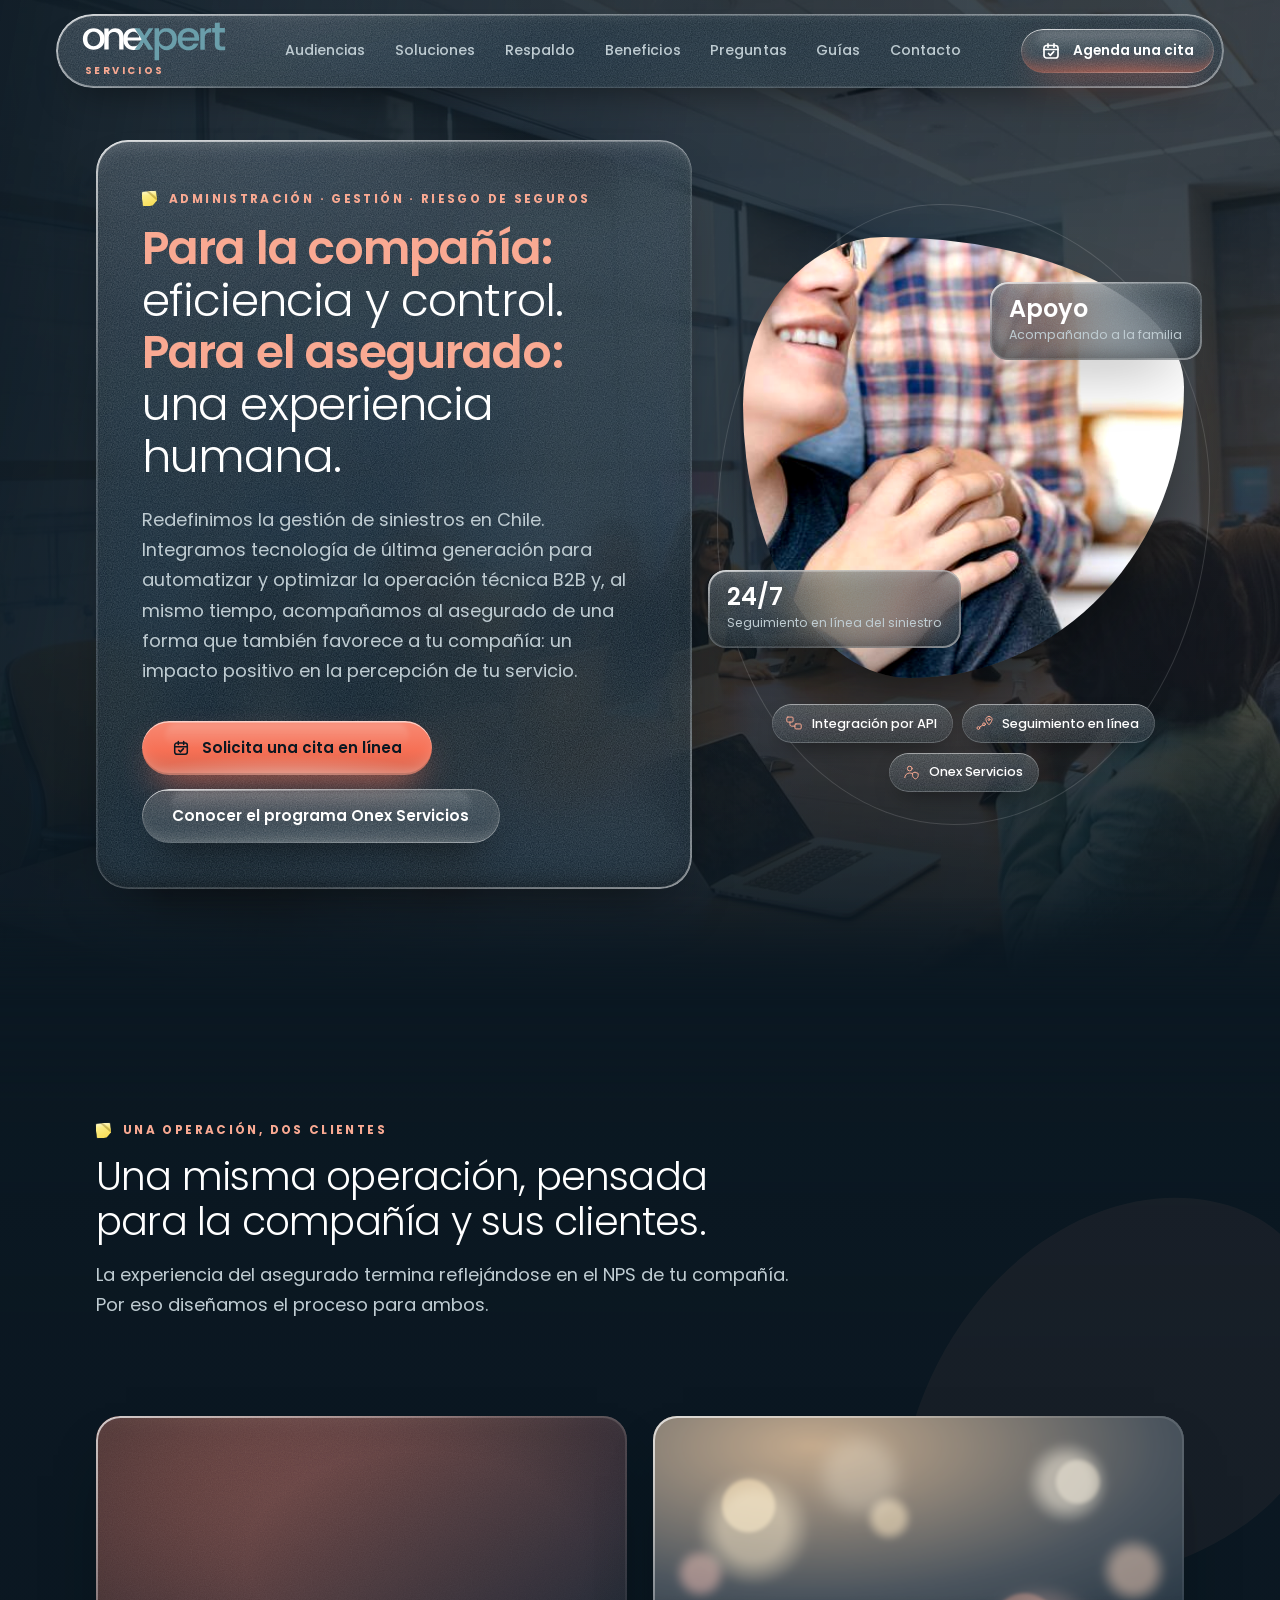
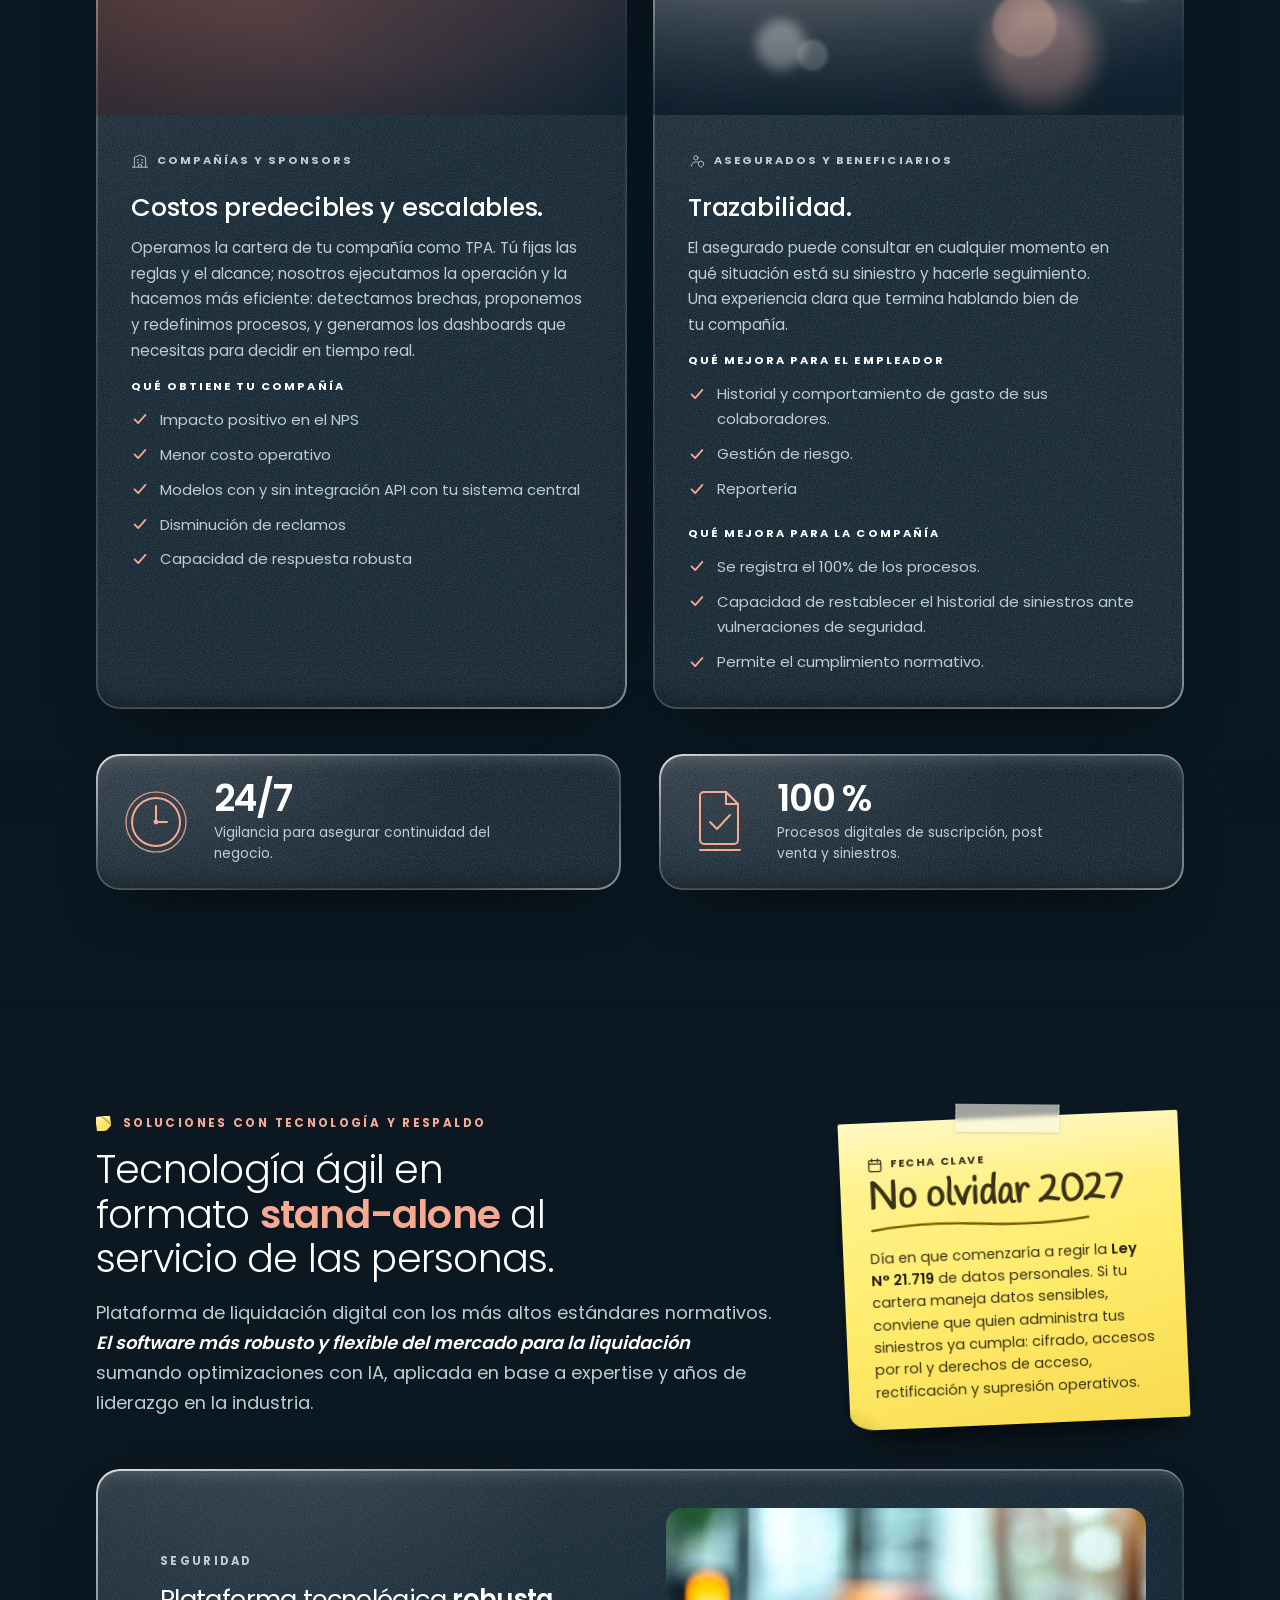
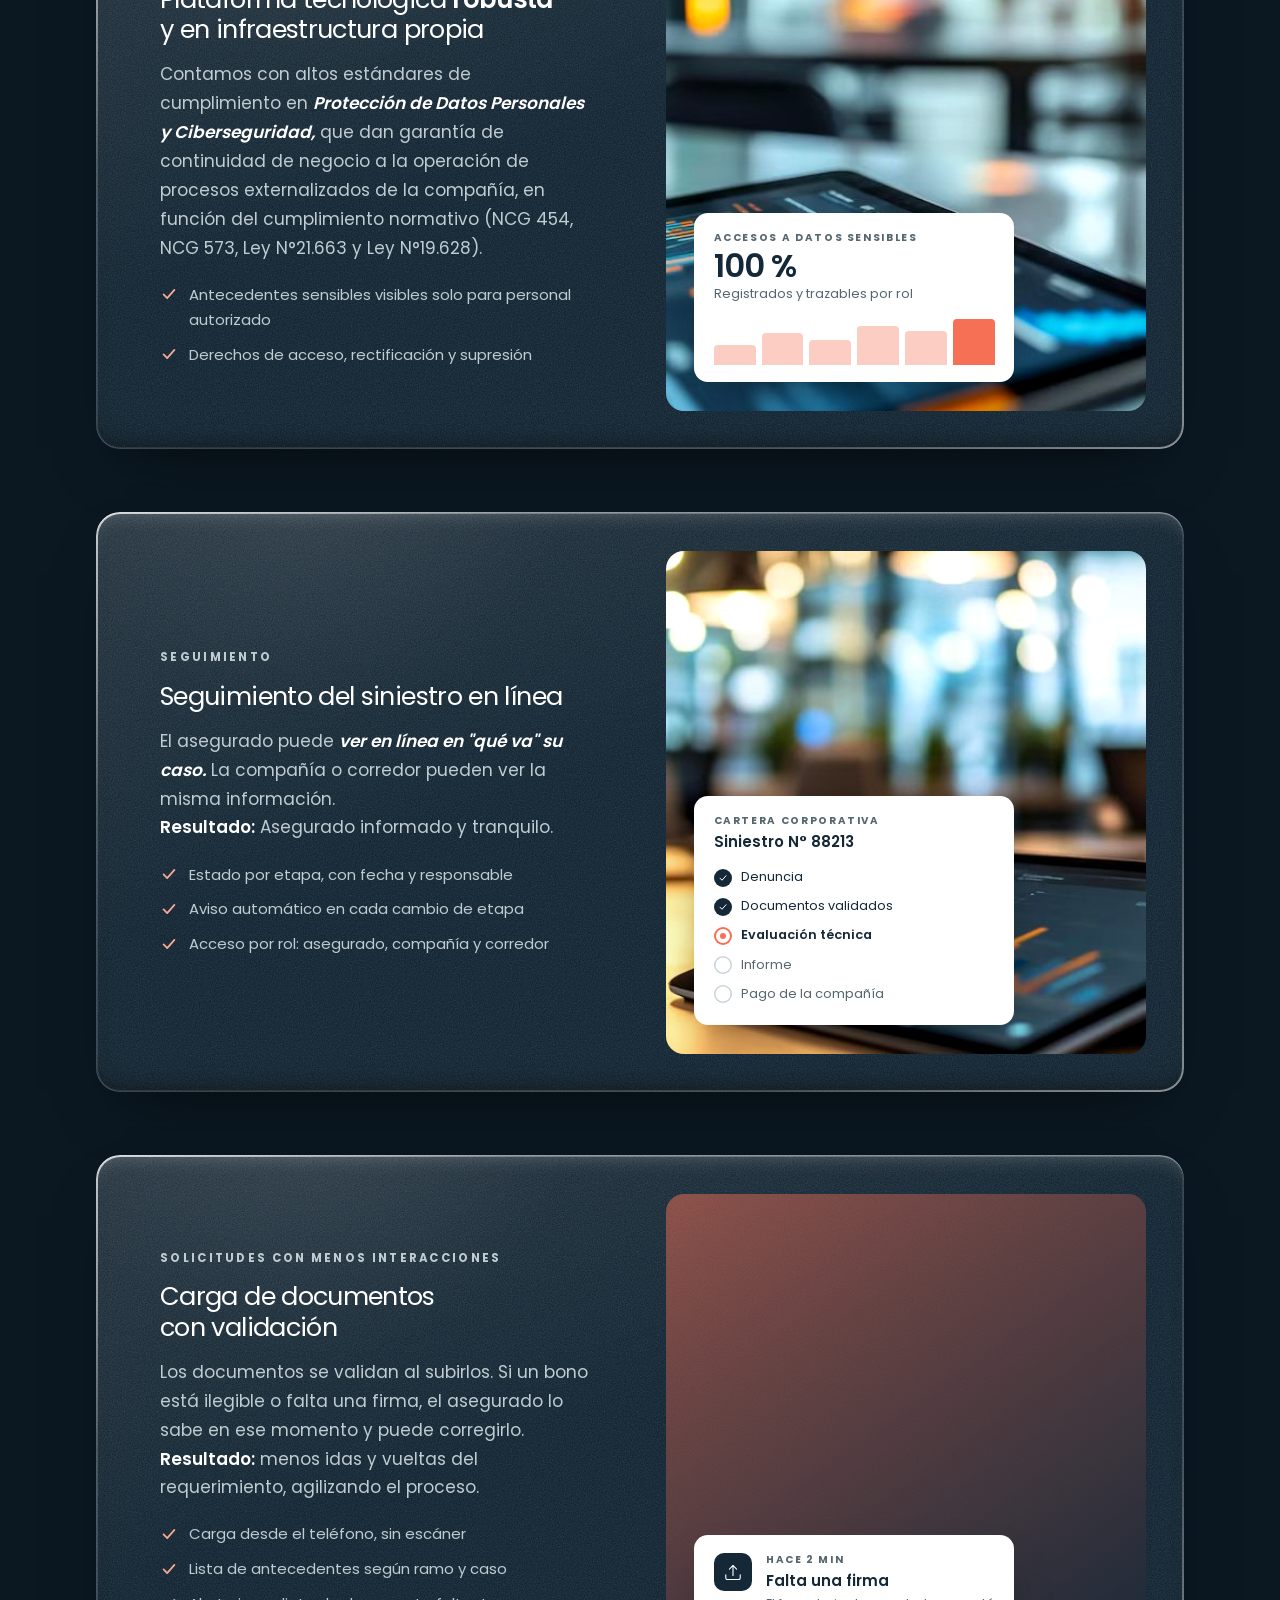
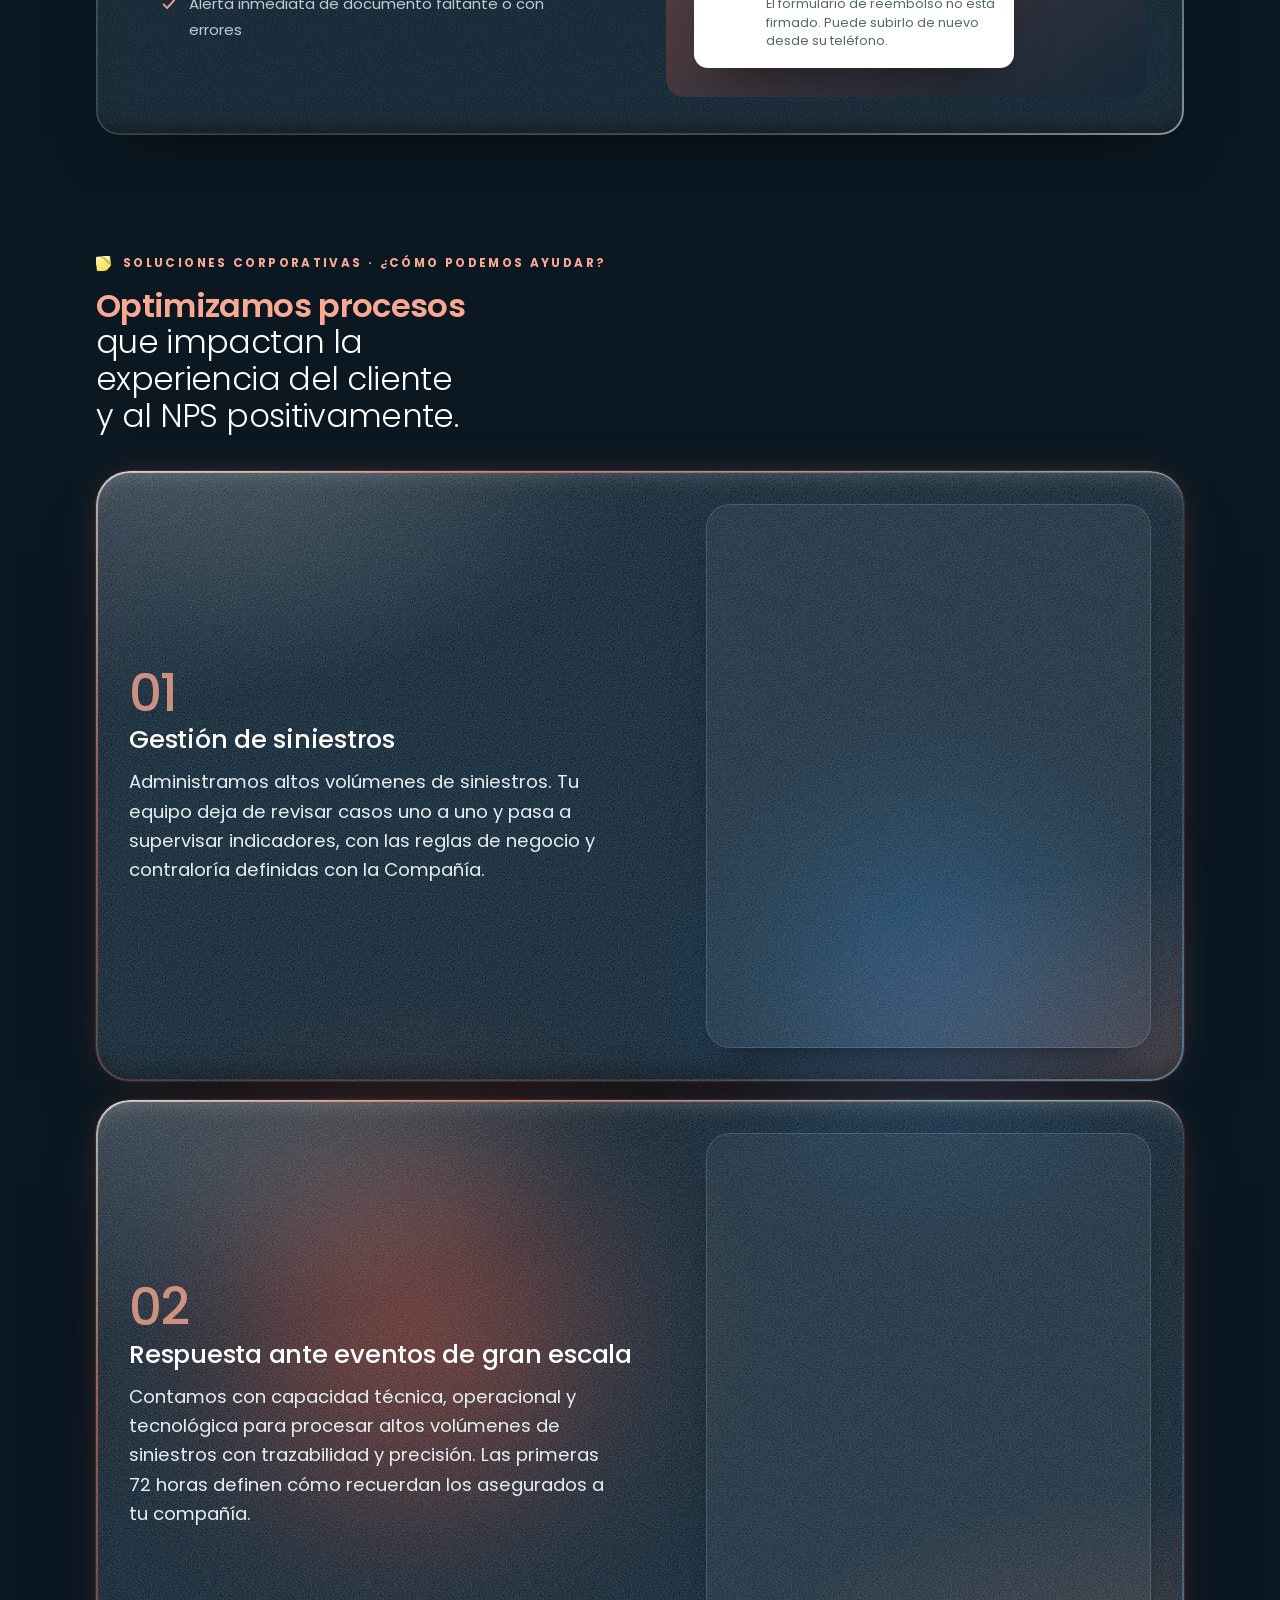
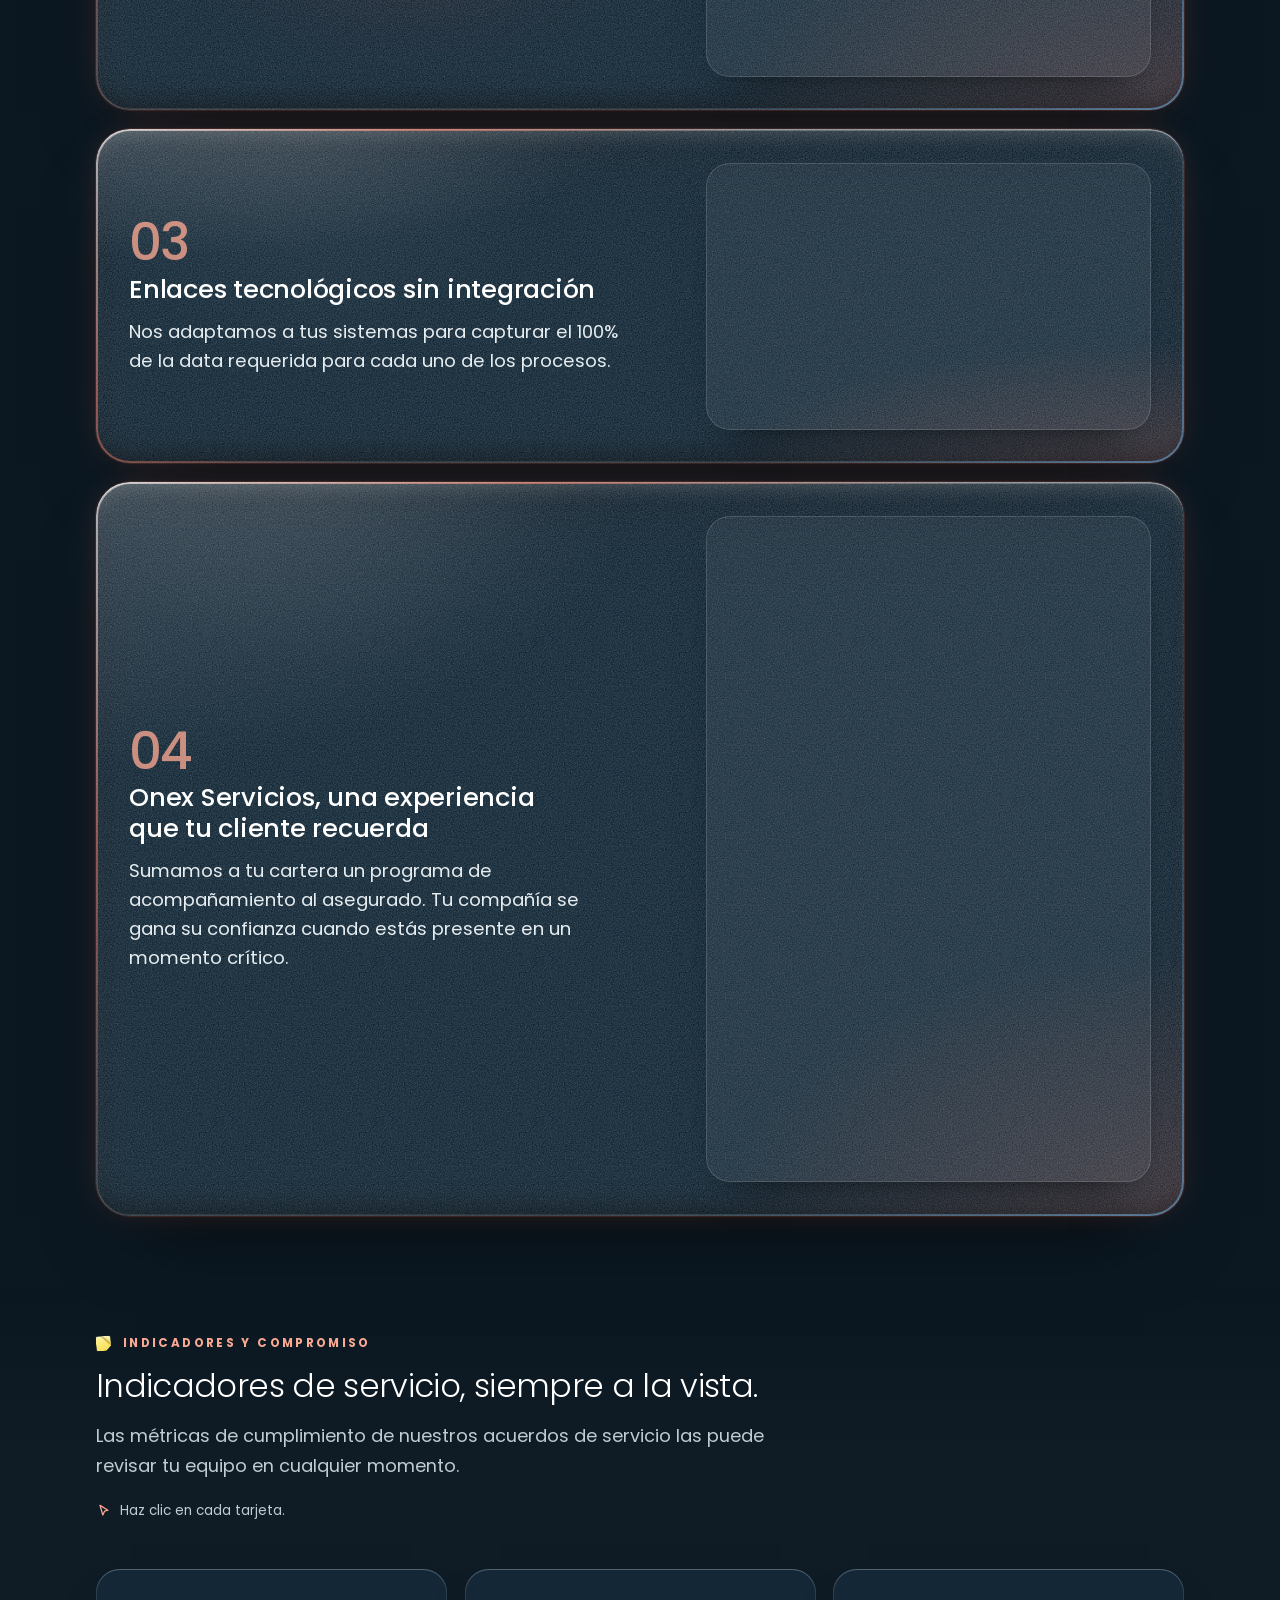
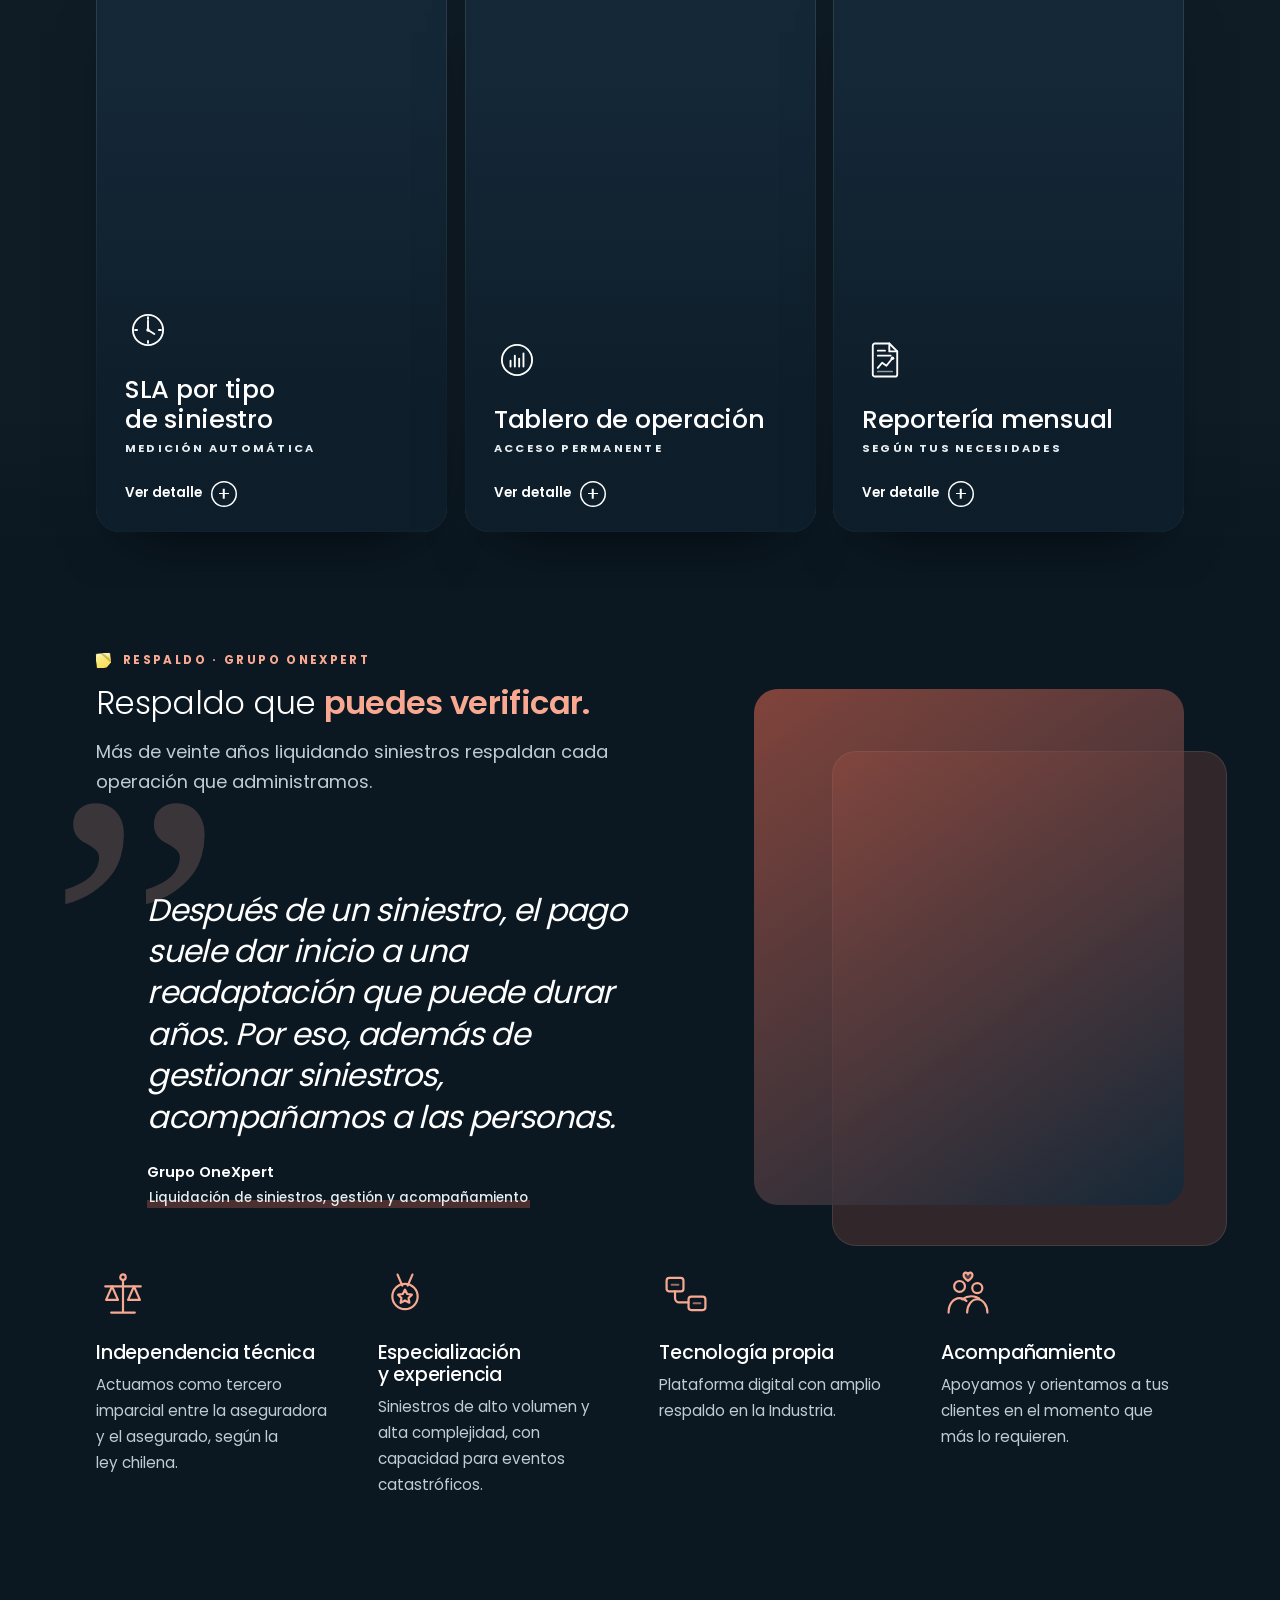
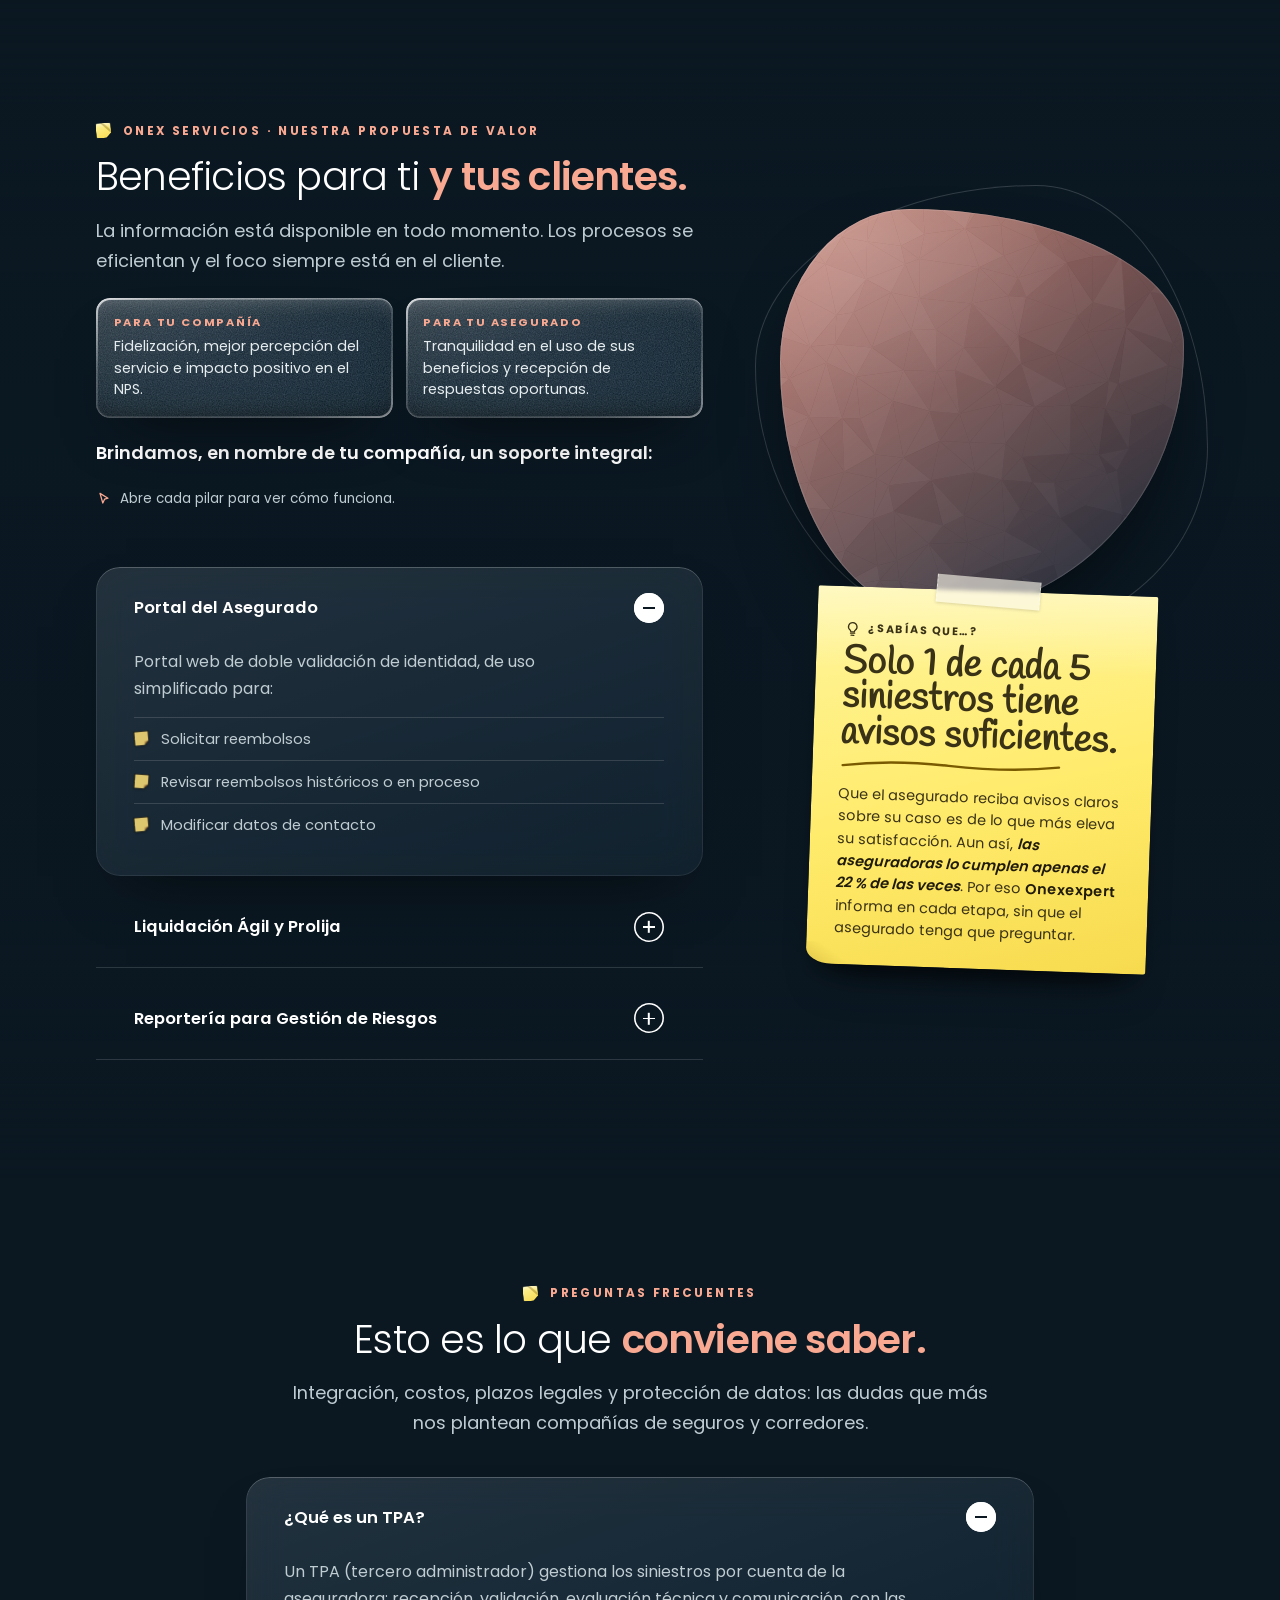
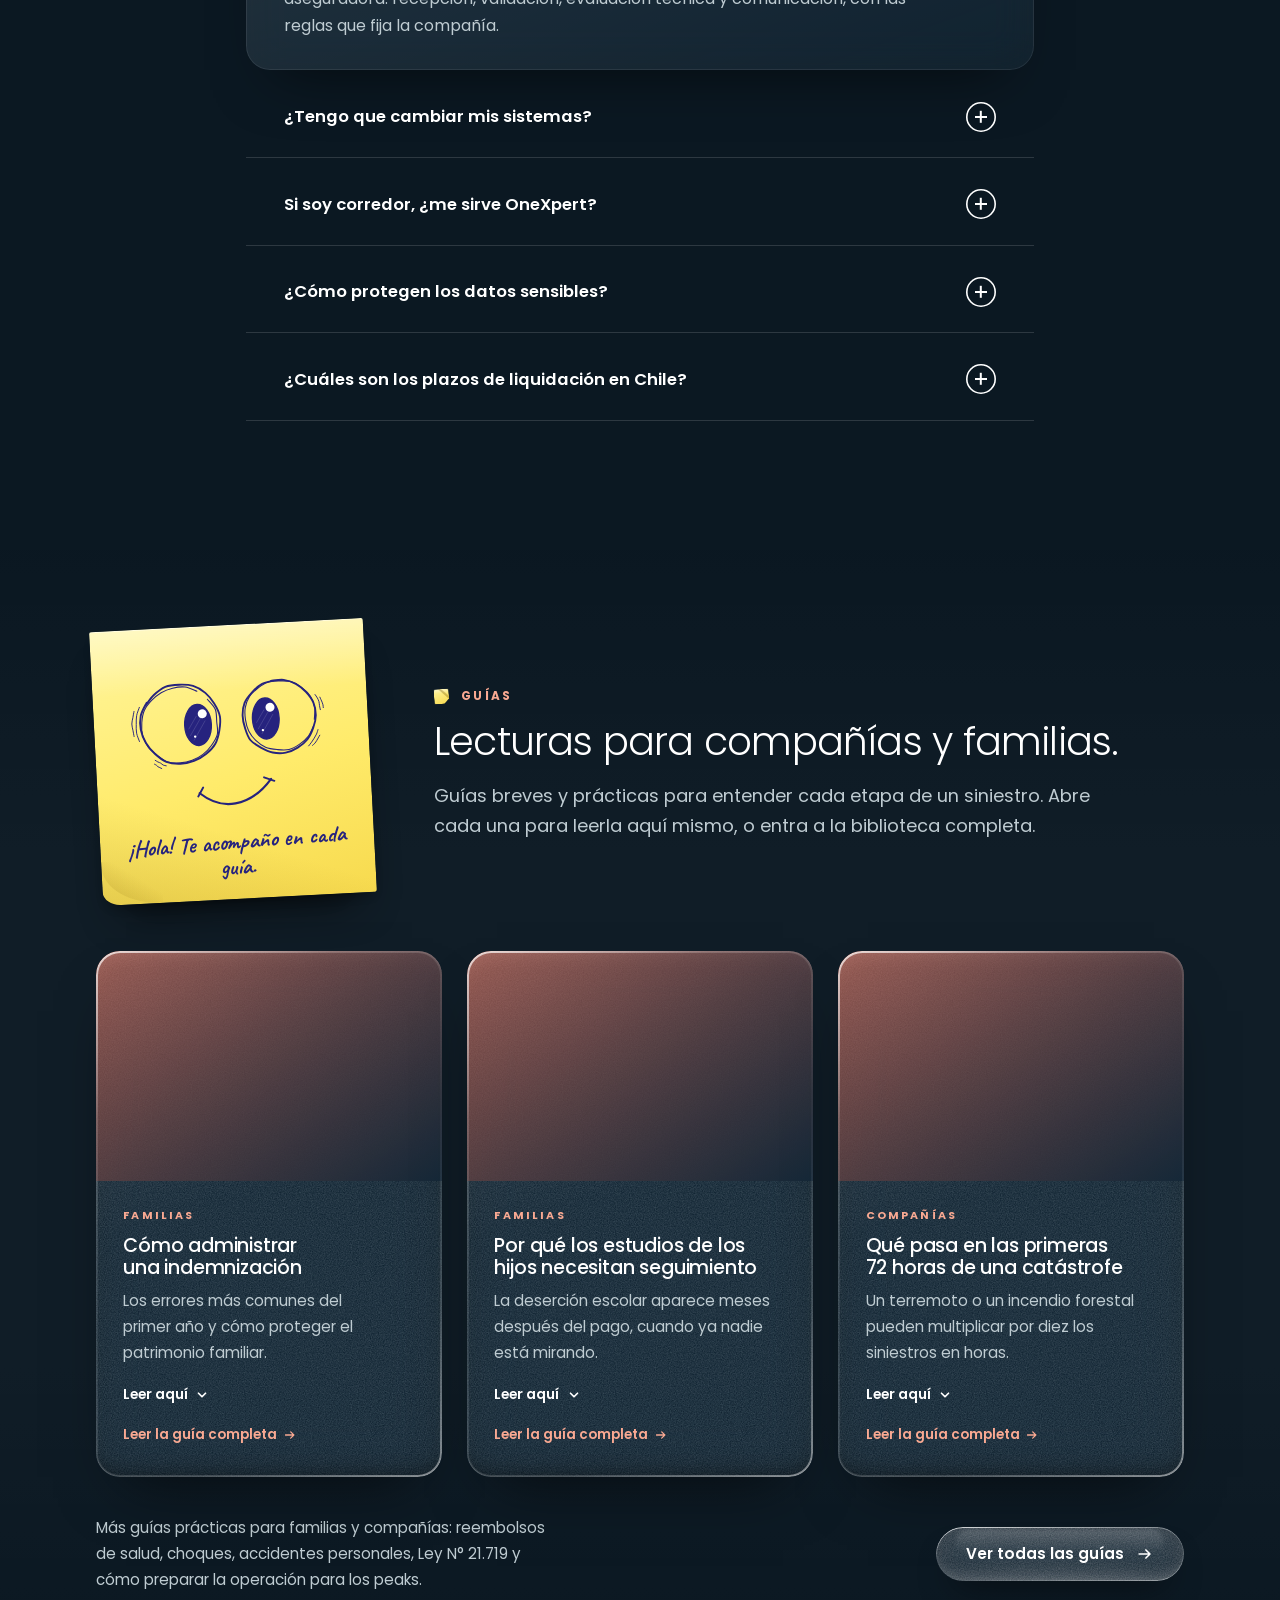
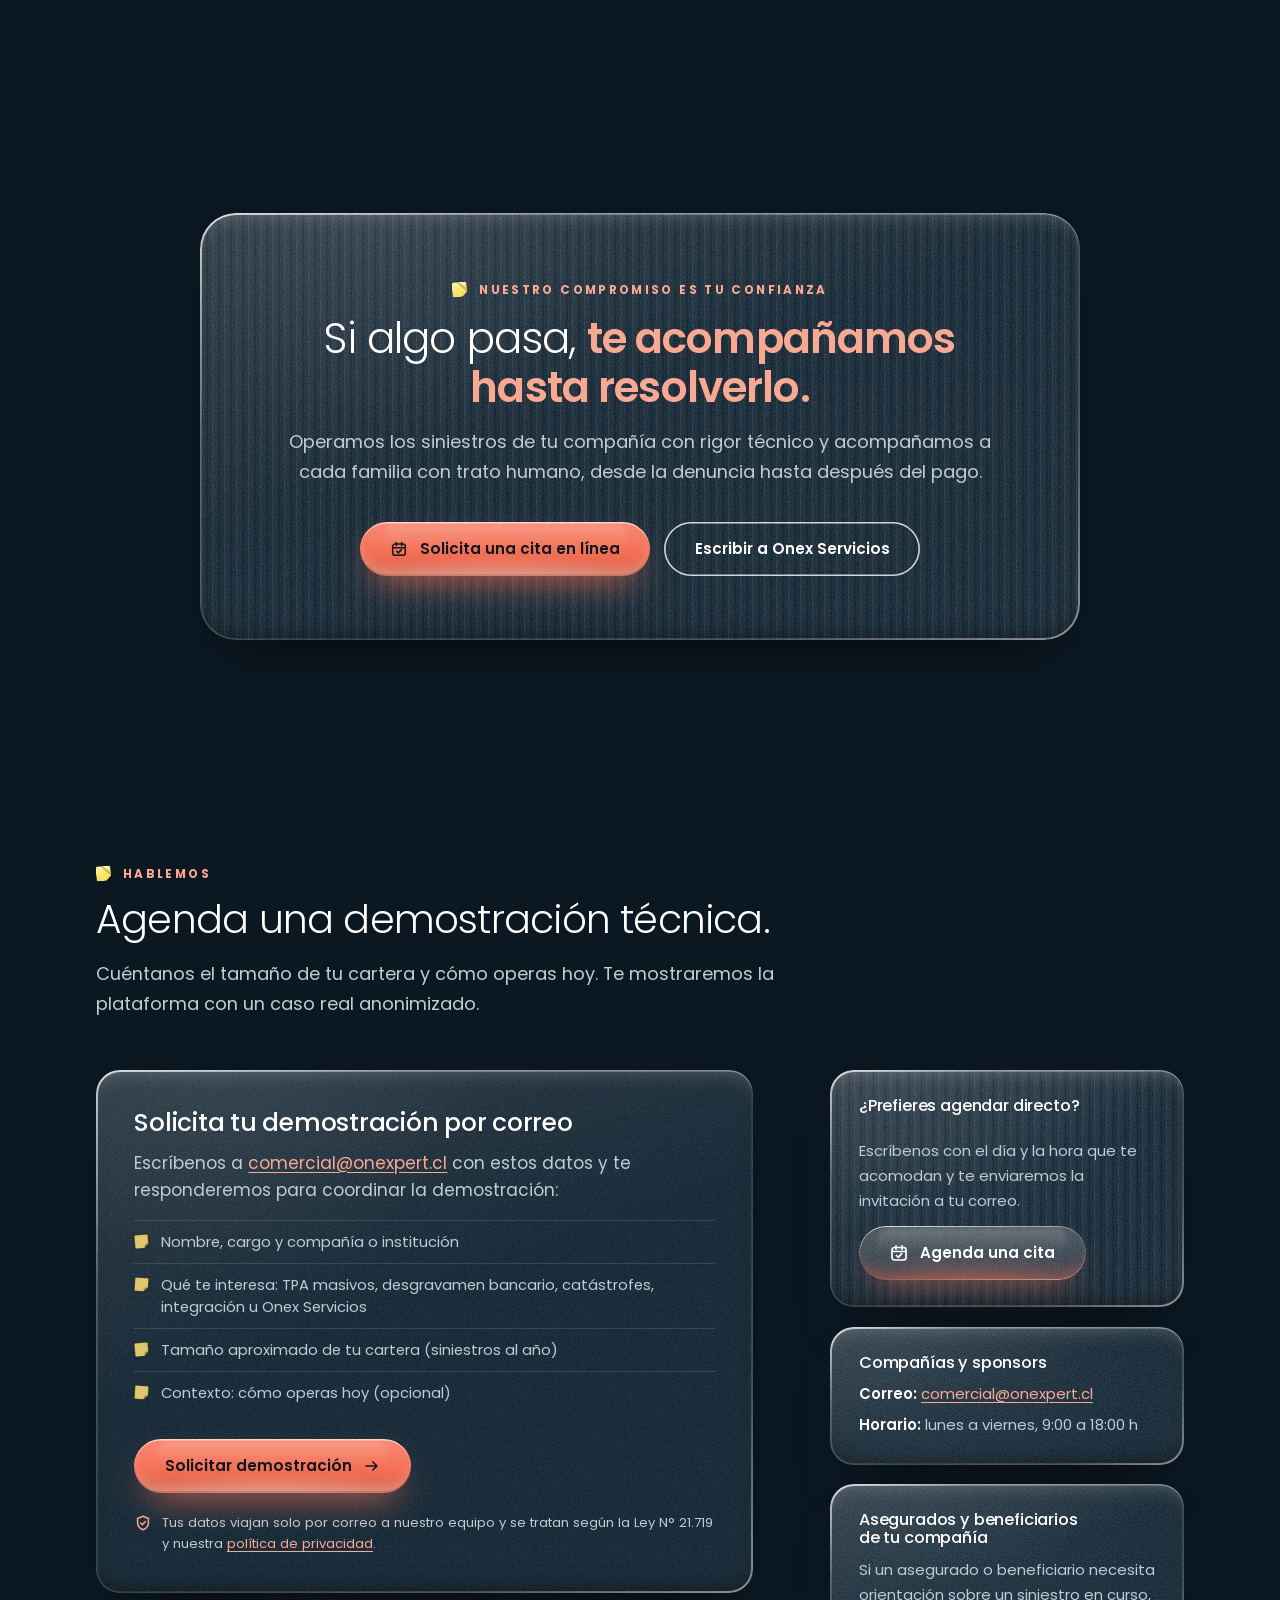
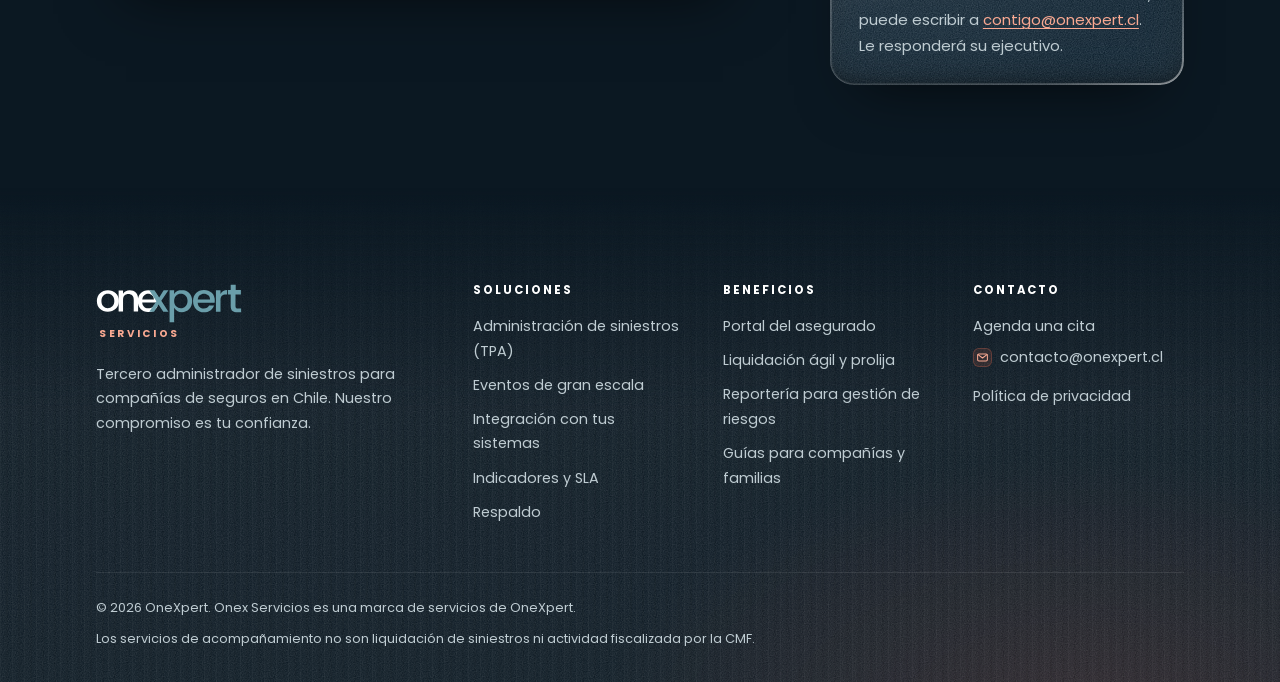
<file: onexpert_servicios2/onexpert_servicios/index.html>
<!DOCTYPE html>

<html lang="es-CL" data-sitio="servicios">
<head>
  <meta charset="utf-8">
  <meta name="viewport" content="width=device-width, initial-scale=1, viewport-fit=cover">

  <meta http-equiv="Content-Security-Policy" content="default-src 'none'; script-src 'self'; style-src 'self'; font-src 'self'; img-src 'self' data:; manifest-src 'self'; connect-src 'none'; base-uri 'self'; form-action 'none'; object-src 'none'; upgrade-insecure-requests">
  <meta name="referrer" content="strict-origin-when-cross-origin">

  <title>Administración de siniestros TPA en Chile | OneXpert Servicios</title>
  <meta name="description" content="TPA para compañías de seguros en Chile: administramos siniestros y reembolsos con portal del asegurado, liquidación ágil, dashboards y reportería de riesgos.">
  <meta name="keywords" content="administración de siniestros, TPA seguros Chile, tercero administrador de siniestros, outsourcing de siniestros, portal del asegurado, reembolsos de seguros de salud, liquidación de siniestros de vida y salud, reportería de siniestralidad, gestión de riesgos seguros colectivos, NPS aseguradora, Ley 21.719, OneXpert Servicios">
  <meta name="author" content="OneXpert">
  
  <meta name="robots" content="index, follow, max-image-preview:large, max-snippet:-1, max-video-preview:-1">
  <link rel="canonical" href="https://servicios.onexpert.cl/">
  <link rel="alternate" hreflang="es-CL" href="https://servicios.onexpert.cl/">
  <meta name="geo.region" content="CL">

  <link rel="alternate" type="text/markdown" href="https://servicios.onexpert.cl/llms.txt" title="Resumen del sitio para asistentes de IA">

  <meta property="og:type"             content="website">
  <meta property="og:locale"           content="es_CL">
  <meta property="og:site_name"        content="OneXpert Servicios">
  <meta property="og:url"              content="https://servicios.onexpert.cl/">
  <meta property="og:title"            content="Para la compañía, eficiencia y control. Para el asegurado, una experiencia humana.">
  <meta property="og:description"      content="Gestionamos los siniestros de tu compañía como TPA: portal del asegurado, liquidación ágil, seguimiento en línea y reportería para gestionar riesgos.">
  <meta property="og:image"            content="https://onexpert.cl/imagenes/social/og-servicios.jpg?v=12">
  <meta property="og:image:secure_url" content="https://onexpert.cl/imagenes/social/og-servicios.jpg?v=12">
  <meta property="og:image:type"       content="image/jpeg">
  <meta property="og:image:width"      content="1200">
  <meta property="og:image:height"     content="630">
  <meta property="og:image:alt"        content="Madre e hija abrazadas bajo una manta junto al mensaje de OneXpert Servicios: eficiencia para la compañía, experiencia humana para el asegurado.">
  <meta name="twitter:card"            content="summary_large_image">
  <meta name="twitter:title"           content="Para la compañía, eficiencia y control. Para el asegurado, una experiencia humana.">
  <meta name="twitter:description"     content="Administramos los siniestros de tu compañía como TPA: portal del asegurado, liquidación ágil, seguimiento en línea y reportería para gestionar riesgos.">
  <meta name="twitter:image"           content="https://onexpert.cl/imagenes/social/og-servicios.jpg?v=12">
  <meta name="twitter:image:alt"       content="OneXpert Servicios: eficiencia para la compañía, experiencia humana para el asegurado.">

  <link rel="icon" href="imagenes/favicon/favicon.ico" sizes="32x32">
  <link rel="icon" href="imagenes/favicon/favicon-96x96.png" sizes="96x96" type="image/png">
  <link rel="icon" href="imagenes/favicon/favicon.svg" type="image/svg+xml">
  <link rel="apple-touch-icon" href="imagenes/favicon/apple-touch-icon.png">
  <link rel="manifest" href="site.webmanifest">
  <meta name="theme-color" content="#152838">

  <link rel="stylesheet" href="css/00-fuentes.css">

  <link rel="stylesheet" href="css/01-tokens.css">       
  <link rel="stylesheet" href="css/02-base.css">         
  <link rel="stylesheet" href="css/03-vidrio.css">       
  <link rel="stylesheet" href="css/04-componentes.css">  
  <link rel="stylesheet" href="css/05-secciones.css">    
  <link rel="stylesheet" href="css/06-estatico.css">   
  <link rel="stylesheet" href="css/08-expertito.css">    

  <script type="application/ld+json">
  {
    "@context": "https://schema.org",
    "@graph": [
      {
        "@type": "Organization",
        "@id": "https://servicios.onexpert.cl/#organizacion",
        "name": "OneXpert",
        "alternateName": [
          "OneXpert Servicios",
          "Onex Servicios"
        ],
        "url": "https://servicios.onexpert.cl/",
        "logo": "https://servicios.onexpert.cl/imagenes/logo/logo-onex.svg",
        "email": "comercial@onexpert.cl",
        "sameAs": [
          "https://liquidadora.onexpert.cl/"
        ],
        "areaServed": {
          "@type": "Country",
          "name": "Chile"
        },
        "contactPoint": [
          {
            "@type": "ContactPoint",
            "contactType": "ventas",
            "email": "comercial@onexpert.cl",
            "areaServed": "CL",
            "availableLanguage": "es",
            "hoursAvailable": "Mo-Fr 09:00-18:00"
          },
          {
            "@type": "ContactPoint",
            "contactType": "atención a asegurados",
            "email": "contigo@onexpert.cl",
            "areaServed": "CL",
            "availableLanguage": "es"
          }
        ],
        "knowsAbout": [
          "Administración de siniestros",
          "Tercero administrador de siniestros (TPA)",
          "Liquidación de siniestros de vida y salud",
          "Reembolsos de seguros de salud",
          "Siniestros catastróficos",
          "Reportería de siniestralidad y gestión de riesgos",
          "Ley N° 21.719 de protección de datos personales"
        ]
      },
      {
        "@type": "WebSite",
        "@id": "https://servicios.onexpert.cl/#sitio",
        "url": "https://servicios.onexpert.cl/",
        "name": "OneXpert Servicios",
        "inLanguage": "es-CL",
        "publisher": {
          "@id": "https://servicios.onexpert.cl/#organizacion"
        }
      },
      {
        "@type": "WebPage",
        "@id": "https://servicios.onexpert.cl/#pagina",
        "url": "https://servicios.onexpert.cl/",
        "name": "Administración de siniestros TPA en Chile | OneXpert Servicios",
        "description": "TPA para compañías de seguros en Chile: administramos siniestros y reembolsos con portal del asegurado, liquidación ágil, dashboards y reportería de riesgos.",
        "isPartOf": {
          "@id": "https://servicios.onexpert.cl/#sitio"
        },
        "about": {
          "@id": "https://servicios.onexpert.cl/#servicio"
        },
        "inLanguage": "es-CL",
        "primaryImageOfPage": {
          "@type": "ImageObject",
          "url": "https://servicios.onexpert.cl/imagenes/social/og-servicios.jpg",
          "width": 1200,
          "height": 630
        },
        "dateModified": "2026-10-21"
      },
      {
        "@type": "ProfessionalService",
        "@id": "https://servicios.onexpert.cl/#servicio",
        "name": "OneXpert Servicios",
        "url": "https://servicios.onexpert.cl/",
        "image": "https://servicios.onexpert.cl/imagenes/social/og-servicios.jpg",
        "logo": "https://servicios.onexpert.cl/imagenes/logo/logo-onex.svg",
        "slogan": "Nuestro compromiso es tu confianza",
        "parentOrganization": {
          "@id": "https://servicios.onexpert.cl/#organizacion"
        },
        "areaServed": {
          "@type": "Country",
          "name": "Chile"
        },
        "email": "comercial@onexpert.cl",
        "openingHours": "Mo-Fr 09:00-18:00",
        "description": "Tercero administrador de siniestros (TPA) para compañías de seguros, corredores y empresas en Chile: portal del asegurado, liquidación ágil de siniestros de vida y salud, seguimiento en línea, dashboards y reportería para la gestión de riesgos.",
        "audience": {
          "@type": "BusinessAudience",
          "audienceType": "Compañías de seguros, corredores de seguros, sponsors y empresas con seguros colectivos"
        },
        "hasOfferCatalog": {
          "@type": "OfferCatalog",
          "name": "Servicios",
          "itemListElement": [
            {
              "@type": "Offer",
              "itemOffered": {
                "@type": "Service",
                "name": "Gestión de siniestros como TPA",
                "description": "Administración de altos volúmenes de siniestros con las reglas de negocio y contraloría definidas con la compañía; el equipo de la compañía pasa a supervisar indicadores."
              }
            },
            {
              "@type": "Offer",
              "itemOffered": {
                "@type": "Service",
                "name": "Respuesta ante eventos de gran escala",
                "description": "Capacidad técnica, operacional y tecnológica para procesar peaks de siniestros por catástrofes con trazabilidad y precisión."
              }
            },
            {
              "@type": "Offer",
              "itemOffered": {
                "@type": "Service",
                "name": "Enlaces tecnológicos sin integración",
                "description": "Adaptación a los sistemas de la compañía para capturar el 100 % de la data de cada proceso, con o sin integración API."
              }
            },
            {
              "@type": "Offer",
              "itemOffered": {
                "@type": "Service",
                "name": "Seguimiento del siniestro en línea",
                "description": "El asegurado, la compañía y el corredor ven en línea en qué etapa está cada caso, con aviso automático en cada cambio."
              }
            },
            {
              "@type": "Offer",
              "itemOffered": {
                "@type": "Service",
                "name": "Carga de documentos con validación",
                "description": "Los documentos se validan al subirlos desde el teléfono: el asegurado sabe en ese momento si falta una firma o un documento."
              }
            },
            {
              "@type": "Offer",
              "itemOffered": {
                "@type": "Service",
                "name": "Portal del Asegurado",
                "description": "Portal web con doble validación de identidad para solicitar reembolsos, revisar reembolsos históricos o en proceso y modificar datos de contacto."
              }
            },
            {
              "@type": "Offer",
              "itemOffered": {
                "@type": "Service",
                "name": "Liquidación ágil y prolija",
                "description": "Liquidadores experimentados en siniestros de vida y salud, certificados internamente, con un sistema de liquidación flexible."
              }
            },
            {
              "@type": "Offer",
              "itemOffered": {
                "@type": "Service",
                "name": "Reportería para gestión de riesgos",
                "description": "Dashboards de comportamiento siniestral en línea, detección de desviaciones intervigencia, mapas de riesgo para programas de prevención y seguimiento de gestión de salud."
              }
            },
            {
              "@type": "Offer",
              "itemOffered": {
                "@type": "Service",
                "name": "Indicadores de servicio (SLA) y reportería mensual",
                "description": "SLA por tipo de siniestro medidos automáticamente, tablero de operación con acceso permanente y reporte mensual con promedios, desviaciones e indicadores de eficiencia."
              }
            }
          ]
        }
      },
      {
        "@type": "FAQPage",
        "@id": "https://servicios.onexpert.cl/#preguntas",
        "isPartOf": {
          "@id": "https://servicios.onexpert.cl/#pagina"
        },
        "mainEntity": [
          {
            "@type": "Question",
            "name": "¿Qué es un TPA?",
            "acceptedAnswer": {
              "@type": "Answer",
              "text": "Un TPA (tercero administrador) gestiona los siniestros por cuenta de la aseguradora: recepción, validación, evaluación técnica y comunicación, con las reglas que fija la compañía."
            }
          },
          {
            "@type": "Question",
            "name": "¿Tengo que cambiar mis sistemas?",
            "acceptedAnswer": {
              "@type": "Answer",
              "text": "No, simplemente nos acoplamos a tus procesos y le agregamos valor."
            }
          },
          {
            "@type": "Question",
            "name": "Si soy corredor, ¿me sirve OneXpert?",
            "acceptedAnswer": {
              "@type": "Answer",
              "text": "Sí. Te permite consolidar la información de tus clientes, auditar, generar reportería y contar con apoyo técnico actualizado para los estudios de renovación y el análisis de licitaciones."
            }
          },
          {
            "@type": "Question",
            "name": "¿Cómo protegen los datos sensibles?",
            "acceptedAnswer": {
              "@type": "Answer",
              "text": "Contamos con una plataforma tecnológica robusta en infraestructura propia con altos estándares de seguridad y el cumplimiento normativo."
            }
          },
          {
            "@type": "Question",
            "name": "¿Cuáles son los plazos de liquidación en Chile?",
            "acceptedAnswer": {
              "@type": "Answer",
              "text": "El informe debe emitirse dentro de 45 días corridos desde la denuncia, prorrogables por motivos fundados; los casos complejos admiten hasta 90 días. El artículo 61 del DFL 251 permite al asegurado exigir un liquidador registrado e independiente. El detalle está en el sitio de OneXpert Liquidadora."
            }
          }
        ]
      }
    ]
  }
  </script>
</head>
<body>

<a class="salto" href="#contenido">Saltar al contenido principal</a>

<div class="aurora" aria-hidden="true">
  <span class="aurora__luz aurora__luz--1"></span>
  <span class="aurora__luz aurora__luz--2"></span>
  <span class="aurora__luz aurora__luz--3"></span>
  <span class="aurora__luz aurora__luz--4"></span>
  <span class="aurora__velo"></span>
  <span class="aurora__trama"></span>
</div>

<header class="cabecera" data-seccion="cabecera">
  <div class="cabecera__barra vidrio vidrio--pildora">

    <a class="logo" href="#inicio" aria-label="OneXpert Servicios, ir al inicio">
      
      <img class="logo__img logo__img--color" src="imagenes/logo/logo-onex.svg" alt="" aria-hidden="true" width="510" height="139">
      <img class="logo__img logo__img--blanco" src="imagenes/logo/logo-onex-blanco.svg" alt="OneXpert Servicios" width="510" height="139">
      <span class="logo__unidad">Servicios</span>
    </a>

    <nav class="nav" aria-label="Navegación principal">
      <a class="nav__enlace" href="#audiencias">Audiencias</a>
      <a class="nav__enlace" href="#soluciones">Soluciones</a>
      <a class="nav__enlace" href="#respaldo">Respaldo</a>
      <a class="nav__enlace" href="#beneficios">Beneficios</a>
      <a class="nav__enlace" href="#preguntas">Preguntas</a>
      <a class="nav__enlace" href="#guias">Guías</a>
      <a class="nav__enlace" href="#contacto">Contacto</a>
    </nav>

    <div class="cabecera__acciones">

      <a class="boton boton--cita boton--chico enlace-cita" href="mailto:contacto@onexpert.cl?subject=Solicitud%20de%20cita%20OneXpert%20Servicios"><svg class="boton__icono" viewBox="0 0 20 20" fill="none" stroke="currentColor" stroke-width="1.7" stroke-linecap="round" stroke-linejoin="round" aria-hidden="true"><rect x="3" y="4.5" width="14" height="12.5" rx="2.5"/><path d="M3 8.5h14M7 2.8v3.4M13 2.8v3.4M7.5 12.5l1.8 1.8 3.4-3.6"/></svg><span class="boton__texto texto-largo" data-texto="Agenda una cita"><span>Agenda una cita</span></span><span class="boton__texto texto-corto" data-texto="Cita"><span>Cita</span></span></a>
      <button class="menu-boton" type="button" aria-expanded="false" aria-controls="panel-menu" aria-label="Abrir menú">
        <span class="menu-boton__linea"></span><span class="menu-boton__linea"></span>
      </button>
    </div>

    <span class="cabecera__progreso" aria-hidden="true"></span>
  </div>
</header>

<div class="panel-menu" id="panel-menu" inert>
  <div class="panel-menu__fondo" data-cerrar-menu></div>
  <nav class="panel-menu__cuerpo" aria-label="Menú">
    <a class="panel-menu__enlace" href="#audiencias">Audiencias</a>
    <a class="panel-menu__enlace" href="#soluciones">Soluciones</a>
    <a class="panel-menu__enlace" href="#respaldo">Respaldo</a>
    <a class="panel-menu__enlace" href="#beneficios">Beneficios</a>
    <a class="panel-menu__enlace" href="#preguntas">Preguntas</a>
    <a class="panel-menu__enlace" href="#guias">Guías</a>
    <a class="panel-menu__enlace" href="#contacto">Contacto</a>
    <div class="panel-menu__pie">
      <a class="panel-menu__cruce" href="https://liquidadora.onexpert.cl/">Ir a OneXpert Liquidadora<svg viewBox="0 0 20 20" fill="none" stroke="currentColor" stroke-width="1.8" stroke-linecap="round" stroke-linejoin="round" aria-hidden="true"><path d="M3.5 10h12M11 5.5l4.5 4.5-4.5 4.5"/></svg></a>
      <a class="panel-menu__cruce" href="mailto:comercial@onexpert.cl">comercial@onexpert.cl<svg viewBox="0 0 20 20" fill="none" stroke="currentColor" stroke-width="1.8" stroke-linecap="round" stroke-linejoin="round" aria-hidden="true"><path d="M3.5 10h12M11 5.5l4.5 4.5-4.5 4.5"/></svg></a>
    </div>
  </nav>
</div>

<main id="contenido">

<section class="hero" id="inicio" data-seccion="hero" aria-labelledby="inicio-titulo">

  <div class="hero__foto" aria-hidden="true">
    
    <img src="imagenes/fotos/equipo-operaciones.jpg"
         alt="Equipo de operaciones de siniestros trabajando en una oficina" width="2200" height="1400" fetchpriority="high" decoding="async" aria-hidden="true">
  </div>

  <div class="hero__velo" aria-hidden="true"></div>

  <div class="contenedor hero__rejilla">

    <div class="hero__texto vidrio" >
      <p class="rotulo" data-texto="rotulo">Administración · Gestión · Riesgo de seguros</p>
      
      <h1 class="hero__titular" id="inicio-titulo" data-texto="titular"><b>Para la compañía:</b> eficiencia y control. <br><b>Para el asegurado:</b> una experiencia humana.</h1>
      <p class="bajada" data-texto="bajada">Redefinimos la gestión de siniestros en Chile. Integramos tecnología de última generación para automatizar y optimizar la operación técnica B2B y, al mismo tiempo, acompañamos al asegurado de una forma que también favorece a tu compañía: un impacto positivo en la percepción de tu servicio.</p>
      <div class="botones">

        <a class="boton boton--accion enlace-cita" href="mailto:contacto@onexpert.cl?subject=Solicitud%20de%20cita%20OneXpert%20Servicios"><svg class="boton__icono" viewBox="0 0 20 20" fill="none" stroke="currentColor" stroke-width="1.7" stroke-linecap="round" stroke-linejoin="round" aria-hidden="true"><rect x="3" y="4.5" width="14" height="12.5" rx="2.5"/><path d="M3 8.5h14M7 2.8v3.4M13 2.8v3.4M7.5 12.5l1.8 1.8 3.4-3.6"/></svg><span class="boton__texto texto-largo" data-texto="Solicita una cita en línea"><span>Solicita una cita en línea</span></span><span class="boton__texto texto-corto" data-texto="Solicita una cita"><span>Solicita una cita</span></span></a>
        <a class="boton boton--vidrio" href="#beneficios"><span class="boton__texto texto-largo" data-texto="Conocer el programa Onex Servicios"><span>Conocer el programa Onex Servicios</span></span><span class="boton__texto texto-corto" data-texto="Onex Servicios"><span>Onex Servicios</span></span></a>
      </div>
    </div>

    <figure class="hero__figura">
      <span class="hero__anillo" aria-hidden="true"></span>
      <div class="hero__ilustracion">
        
        <img src="imagenes/fotos/abrazo-hombro.jpg" alt="Una mano se apoya en el hombro de otra persona en señal de acompañamiento" width="612" height="408" fetchpriority="high" decoding="async">
      </div>
      <div class="flotante flotante--1 vidrio"><b>24/7</b><span>Seguimiento en línea del siniestro</span></div>
      <div class="flotante flotante--2 vidrio"><b>Apoyo</b><span>Acompañando a la familia</span></div>
      <ul class="hero__sellos" aria-label="Lo que incluye">
        <li class="chip-liquido"><svg viewBox="0 0 32 32" fill="none" stroke="currentColor" stroke-width="1.6" stroke-linecap="round" stroke-linejoin="round" aria-hidden="true"><rect x="4.5" y="6.5" width="10" height="8" rx="1.6"/><rect x="17.5" y="17.5" width="10" height="8" rx="1.6"/><path d="M9.5 14.5v4a2.5 2.5 0 0 0 2.5 2.5h5.5"/></svg>Integración por API</li>
        <li class="chip-liquido"><svg viewBox="0 0 32 32" fill="none" stroke="currentColor" stroke-width="1.6" stroke-linecap="round" stroke-linejoin="round" aria-hidden="true"><circle cx="7" cy="24" r="2.2"/><circle cx="16" cy="18" r="2.2"/><path d="M9 22.7 14 19.3"/><path d="M24 5.5c2.8 0 5 2.2 5 4.9 0 3.5-5 8.6-5 8.6s-5-5.1-5-8.6c0-2.7 2.2-4.9 5-4.9Z"/><circle cx="24" cy="10.4" r="1.6"/></svg>Seguimiento en línea</li>
        <li class="chip-liquido"><svg viewBox="0 0 32 32" fill="none" stroke="currentColor" stroke-width="1.6" stroke-linecap="round" stroke-linejoin="round" aria-hidden="true"><circle cx="14" cy="10.5" r="3.8"/><path d="M6 25c0-4.2 3.6-7.4 8-7.4 1 0 2 .2 2.9.5"/><path d="M23 16.5l4.5 1.8v3.3c0 2.6-1.9 4.6-4.5 5.4-2.6-.8-4.5-2.8-4.5-5.4v-3.3z"/></svg>Onex Servicios</li>
      </ul>
    </figure>
  </div>
</section>

<section class="seccion seccion--transparente" data-seccion="audiencias" data-fondo="transparente" aria-labelledby="audiencias-titulo">
  <div class="fondo-foto fondo-foto--difuso" aria-hidden="true">
    
    <img src="imagenes/fotos/dashboard.jpg"
         alt="Pantalla con gráficos y estadísticas de una operación de seguros" width="2200" height="1400" loading="lazy" decoding="async">
  </div>

  <svg class="silueta silueta--curva silueta--derecha" viewBox="0 0 600 600" aria-hidden="true"><path d="M40 420C80 200 260 60 420 90s180 220 110 330-260 170-360 120S20 520 40 420Z" fill="currentColor"/></svg>
  <div class="contenedor">
    <header class="cabeza">
      <p class="rotulo" data-texto="rotulo">Una operación, dos clientes</p>
      <h2 class="titular" id="audiencias-titulo" data-texto="titular">Una misma operación, pensada para la compañía y sus clientes.</h2>
      <p class="bajada" data-texto="bajada">La experiencia del asegurado termina reflejándose en el NPS de tu compañía. Por eso diseñamos el proceso para ambos.</p>
    </header>

    <span class="ancla ancla--audiencias" id="audiencias" aria-hidden="true"></span>

    <div class="caras caras--sobresale">

      <article class="cara vidrio" id="companias">
        <figure class="cara__foto cara__foto--dashboard">
          
          <picture>
            <source srcset="imagenes/fotos/dashboard.webp" type="image/webp">
            <img src="imagenes/fotos/dashboard.jpg" alt="Analista revisando en su computador el dashboard de siniestros de una compañía de seguros" width="626" height="417" loading="lazy" decoding="async">
          </picture>
        </figure>
        <div class="cara__cuerpo">
          <p class="etiqueta"><svg viewBox="0 0 32 32" fill="none" stroke="currentColor" stroke-width="1.6" stroke-linecap="round" stroke-linejoin="round" aria-hidden="true"><path pathLength="1" d="M6 27V9.5l10-4 10 4V27M2.5 27h27"/><path pathLength="1" d="M11 14h2.5M11 19h2.5M18.5 14H21M18.5 19H21M13.5 27v-4.5h5V27"/></svg>Compañías y sponsors</p>
          <h3>Costos predecibles y escalables.</h3>
          <p>Operamos la cartera de tu compañía como TPA. Tú fijas las reglas y el alcance; nosotros ejecutamos la operación y la hacemos más eficiente: detectamos brechas, proponemos y redefinimos procesos, y generamos los dashboards que necesitas para decidir en tiempo real.</p>
          <p class="cara__lista-titulo">Qué obtiene tu compañía</p>
          <ul class="lista-check">
            <li><svg viewBox="0 0 20 20" fill="none" stroke="currentColor" stroke-width="2" stroke-linecap="round" stroke-linejoin="round" aria-hidden="true"><path d="m4 10.5 4 4 8-9"/></svg><span>Impacto positivo en el NPS</span></li>
            <li><svg viewBox="0 0 20 20" fill="none" stroke="currentColor" stroke-width="2" stroke-linecap="round" stroke-linejoin="round" aria-hidden="true"><path d="m4 10.5 4 4 8-9"/></svg><span>Menor costo operativo</span></li>
            <li><svg viewBox="0 0 20 20" fill="none" stroke="currentColor" stroke-width="2" stroke-linecap="round" stroke-linejoin="round" aria-hidden="true"><path d="m4 10.5 4 4 8-9"/></svg><span>Modelos con y sin integración API con tu sistema central</span></li>
            <li><svg viewBox="0 0 20 20" fill="none" stroke="currentColor" stroke-width="2" stroke-linecap="round" stroke-linejoin="round" aria-hidden="true"><path d="m4 10.5 4 4 8-9"/></svg><span>Disminución de reclamos</span></li>
            <li><svg viewBox="0 0 20 20" fill="none" stroke="currentColor" stroke-width="2" stroke-linecap="round" stroke-linejoin="round" aria-hidden="true"><path d="m4 10.5 4 4 8-9"/></svg><span>Capacidad de respuesta robusta</span></li>
          </ul>
        </div>
      </article>

      <article class="cara cara--sobresale vidrio">
        <figure class="cara__foto cara__foto--sobresale">
          
          <span class="cara__escena" aria-hidden="true">
            <span class="bokeh bokeh--1"></span><span class="bokeh bokeh--2"></span><span class="bokeh bokeh--3"></span>
            <span class="bokeh bokeh--4"></span><span class="bokeh bokeh--5"></span><span class="bokeh bokeh--6"></span>
            <span class="bokeh bokeh--7"></span><span class="bokeh bokeh--8"></span>
          </span>
          
          <picture>
            <source srcset="imagenes/fotos/madre-hija.webp" type="image/webp">
            <img src="imagenes/fotos/madre-hija.png" alt="Madre e hija abrazadas bajo una manta, tranquilas porque saben en qué va su siniestro" width="780" height="1100" loading="lazy" decoding="async">
          </picture>
        </figure>
        <div class="cara__cuerpo">
          <p class="etiqueta"><svg viewBox="0 0 32 32" fill="none" stroke="currentColor" stroke-width="1.6" stroke-linecap="round" stroke-linejoin="round" aria-hidden="true"><circle cx="14" cy="10.5" r="3.8"/><path d="M6 25c0-4.2 3.6-7.4 8-7.4 1 0 2 .2 2.9.5"/><path d="M23 16.5l4.5 1.8v3.3c0 2.6-1.9 4.6-4.5 5.4-2.6-.8-4.5-2.8-4.5-5.4v-3.3z"/></svg>Asegurados y beneficiarios</p>
          <h3>Trazabilidad.</h3>
          <p>El asegurado puede consultar en cualquier momento en qué situación está su siniestro y hacerle seguimiento. Una experiencia clara que termina hablando bien de tu compañía.</p>
          <p class="cara__lista-titulo">Qué mejora para el empleador</p>

			<ul class="lista-check">
            <li><svg viewBox="0 0 20 20" fill="none" stroke="currentColor" stroke-width="2" stroke-linecap="round" stroke-linejoin="round" aria-hidden="true"><path d="m4 10.5 4 4 8-9"/></svg><span>Historial y comportamiento de gasto de sus colaboradores.</span></li>

            <li><svg viewBox="0 0 20 20" fill="none" stroke="currentColor" stroke-width="2" stroke-linecap="round" stroke-linejoin="round" aria-hidden="true"><path d="m4 10.5 4 4 8-9"/></svg><span>Gestión de riesgo.</span></li>

            <li><svg viewBox="0 0 20 20" fill="none" stroke="currentColor" stroke-width="2" stroke-linecap="round" stroke-linejoin="round" aria-hidden="true"><path d="m4 10.5 4 4 8-9"/></svg><span>Reportería</span></li>
          </ul>

          <p class="cara__lista-titulo">Qué mejora para la compañía</p>

			<ul class="lista-check">
            <li><svg viewBox="0 0 20 20" fill="none" stroke="currentColor" stroke-width="2" stroke-linecap="round" stroke-linejoin="round" aria-hidden="true"><path d="m4 10.5 4 4 8-9"/></svg><span>Se registra el 100% de los procesos.</span></li>

            <li><svg viewBox="0 0 20 20" fill="none" stroke="currentColor" stroke-width="2" stroke-linecap="round" stroke-linejoin="round" aria-hidden="true"><path d="m4 10.5 4 4 8-9"/></svg><span>Capacidad de restablecer el historial de siniestros ante vulneraciones de seguridad.</span></li>

            <li><svg viewBox="0 0 20 20" fill="none" stroke="currentColor" stroke-width="2" stroke-linecap="round" stroke-linejoin="round" aria-hidden="true"><path d="m4 10.5 4 4 8-9"/></svg><span>Permite el cumplimiento normativo.</span></li>
          </ul>

        </div>
      </article>
    </div>

    <div class="cifras cifras--dos">
      <div class="cifra vidrio">
        <span class="cifra__anim">
            <svg viewBox="0 0 76 76" fill="none" stroke="currentColor" stroke-width="2" stroke-linecap="round" aria-hidden="true">
              <circle class="anim-onda" cx="38" cy="38" r="30" stroke-width="1.2" opacity=".6"/>
              <circle class="anim-onda anim-onda--2" cx="38" cy="38" r="30" stroke-width="1.2" opacity=".6"/>
              <circle cx="38" cy="38" r="24"/>
              <path class="anim-reloj__minutos" d="M38 38V22"/>
              <path class="anim-reloj__aguja" d="M38 38h11"/>
              <circle cx="38" cy="38" r="2.4" fill="currentColor" stroke="none"/>
            </svg>
        </span>
        <span class="cifra__valor">24/7</span><span class="cifra__texto">Vigilancia para asegurar continuidad del negocio.</span>
      </div>
      <div class="cifra vidrio">
        <span class="cifra__anim">
            <svg viewBox="0 0 76 76" fill="none" stroke="currentColor" stroke-width="2" stroke-linecap="round" stroke-linejoin="round" aria-hidden="true">
              <g class="anim-doc__hoja"><path d="M22 8h22l12 12v36a4 4 0 0 1-4 4H22a4 4 0 0 1-4-4V12a4 4 0 0 1 4-4Z"/><path d="M44 8v12h12"/>
              <path class="anim-doc__check" pathLength="1" d="m28 38 7 7 13-14"/></g>
              <path d="M18 66h40" opacity=".3"/><path class="anim-doc__barra" d="M18 66h40"/>
            </svg>
        </span>
        <span class="cifra__valor"><span>100</span> %</span><span class="cifra__texto">Procesos digitales de suscripción, post venta y siniestros.</span>
      </div>
    </div>
  </div>
</section>

<div class="macro macro--soluciones" id="soluciones" data-seccion="soluciones">

<section class="seccion seccion--transparente macro__intro" id="tecnologia" data-fondo="transparente" aria-labelledby="tecnologia-titulo">
  <div class="contenedor">
    <header class="cabeza">
      <p class="rotulo" data-texto="rotulo">Soluciones con tecnología y respaldo</p>
      <h2 class="titular" id="tecnologia-titulo" data-texto="titular">Tecnología ágil en formato <b class="sin-corte">stand-alone</b> al servicio de las personas.</h2>
      <p class="bajada" data-texto="bajada">Plataforma de liquidación digital con los más altos estándares normativos. <em><strong> El software más robusto y flexible del mercado para la liquidación</strong></em> sumando optimizaciones con IA, aplicada en base a expertise y años de liderazgo en la industria.</p>
    </header>

    <aside class="postit postit--esquina" role="note" aria-label="Dato útil">
        <p class="postit__rotulo"><svg viewBox="0 0 24 24" fill="none" stroke="currentColor" stroke-width="1.8" stroke-linecap="round" stroke-linejoin="round" aria-hidden="true"><rect x="3.5" y="5" width="17" height="15.5" rx="2"/><path d="M3.5 10h17M8 3v4M16 3v4"/></svg><span data-texto="rotulo">Fecha clave</span></p>
        <p class="postit__titulo" data-texto="titular">No olvidar 2027<svg class="postit__subrayado" viewBox="0 0 200 12" preserveAspectRatio="none" aria-hidden="true"><path d="M3 8c30-5 60-6 95-3s65 3 99-2"/></svg></p>
        <p data-texto="bajada">Día en que comenzaría a regir la <b>Ley N° 21.719</b> de datos personales. Si tu cartera maneja datos sensibles, conviene que quien administra tus siniestros ya cumpla: cifrado, accesos por rol y derechos de acceso, rectificación y supresión operativos.</p>
    </aside>

    <div class="apiladas" id="tecnologia-tarjetas" data-componente="apiladas">

      <article class="apilada vidrio vidrio--fuerte" data-orden="3">
        <div class="apilada__texto">
          <p class="apilada__rotulo">Seguridad</p>
          <h3>Plataforma tecnológica <b>robusta</b> y en infraestructura propia</h3>
          <p>Contamos con altos estándares de cumplimiento en <em><strong>Protección de Datos Personales y Ciberseguridad,</strong></em> que dan garantía de continuidad de negocio a la operación de procesos externalizados de la compañía, en función del cumplimiento normativo (NCG 454, NCG 573, Ley N°21.663 y Ley N°19.628).</p>
          <ul class="lista-check">
            
            <li><svg viewBox="0 0 20 20" fill="none" stroke="currentColor" stroke-width="2" stroke-linecap="round" stroke-linejoin="round" aria-hidden="true"><path d="m4 10.5 4 4 8-9"/></svg><span>Antecedentes sensibles visibles solo para personal autorizado</span></li>
            <li><svg viewBox="0 0 20 20" fill="none" stroke="currentColor" stroke-width="2" stroke-linecap="round" stroke-linejoin="round" aria-hidden="true"><path d="m4 10.5 4 4 8-9"/></svg><span>Derechos de acceso, rectificación y supresión</span></li>
          </ul>
        </div>
        <div class="apilada__media">
          
          <img src="imagenes/fotos/dashboard-seguridad.jpg" alt="Tablet con un dashboard de accesos y seguridad de datos sensibles" width="443" height="626" loading="lazy" decoding="async">
          
          <div class="apilada__widget">
            <div class="widget widget--cifra">
              <p class="widget__rotulo">Accesos a datos sensibles</p>
              <p class="widget__valor">100 %</p>
              <p class="widget__texto">Registrados y trazables por rol</p>
              <div class="w-barras" aria-hidden="true"><span></span><span></span><span></span><span></span><span></span><span></span></div>
            </div>
          </div>
        </div>
      </article>

      <article class="apilada vidrio vidrio--fuerte" data-orden="1">
        <div class="apilada__texto">
          <p class="apilada__rotulo">Seguimiento</p>
          <h3>Seguimiento del siniestro en línea</h3>
          <p>El asegurado puede <i><b>ver en línea en "qué va" su caso.</b></i> La compañía o corredor pueden ver la misma información. </p>
			<p><b>Resultado:</b> Asegurado informado y tranquilo.</p>
          <ul class="lista-check">
            <li><svg viewBox="0 0 20 20" fill="none" stroke="currentColor" stroke-width="2" stroke-linecap="round" stroke-linejoin="round" aria-hidden="true"><path d="m4 10.5 4 4 8-9"/></svg><span>Estado por etapa, con fecha y responsable</span></li>
            <li><svg viewBox="0 0 20 20" fill="none" stroke="currentColor" stroke-width="2" stroke-linecap="round" stroke-linejoin="round" aria-hidden="true"><path d="m4 10.5 4 4 8-9"/></svg><span>Aviso automático en cada cambio de etapa</span></li>
            <li><svg viewBox="0 0 20 20" fill="none" stroke="currentColor" stroke-width="2" stroke-linecap="round" stroke-linejoin="round" aria-hidden="true"><path d="m4 10.5 4 4 8-9"/></svg><span>Acceso por rol: asegurado, compañía y corredor</span></li>
          </ul>
        </div>

        <div class="apilada__media">
          
          <img src="imagenes/fotos/dashboard-seguimiento.jpg" alt="Tablet con el dashboard de seguimiento en línea de un siniestro" width="443" height="626" loading="lazy" decoding="async">
          
          <div class="apilada__widget">
            <div class="widget">
              <p class="widget__rotulo">Cartera corporativa</p>
              <p class="widget__titulo">Siniestro N° 88213</p>
              <ol class="w-pasos">
                <li class="w-paso w-paso--hecho"><span class="w-paso__punto"><svg viewBox="0 0 20 20" fill="none" stroke="currentColor" stroke-width="2" stroke-linecap="round" stroke-linejoin="round" aria-hidden="true"><path d="m4 10.5 4 4 8-9"/></svg></span>Denuncia</li>
                <li class="w-paso w-paso--hecho"><span class="w-paso__punto"><svg viewBox="0 0 20 20" fill="none" stroke="currentColor" stroke-width="2" stroke-linecap="round" stroke-linejoin="round" aria-hidden="true"><path d="m4 10.5 4 4 8-9"/></svg></span>Documentos validados</li>
                <li class="w-paso w-paso--actual"><span class="w-paso__punto"></span>Evaluación técnica</li>
                <li class="w-paso w-paso--pendiente"><span class="w-paso__punto"></span>Informe</li>
                <li class="w-paso w-paso--pendiente"><span class="w-paso__punto"></span>Pago de la compañía</li>
              </ol>
            </div>
          </div>
        </div>
      </article>

      <article class="apilada vidrio vidrio--fuerte" data-orden="2">
        <div class="apilada__texto">
          <p class="apilada__rotulo">Solicitudes con menos interacciones</p>
          <h3>Carga de documentos con validación</h3>
          <p>Los documentos se validan al subirlos. Si un bono está ilegible o falta una firma, el asegurado lo sabe en ese momento y puede corregirlo. </p>
			<p><b>Resultado:</b> menos idas y vueltas del requerimiento, agilizando el proceso.</p>
          <ul class="lista-check">
            <li><svg viewBox="0 0 20 20" fill="none" stroke="currentColor" stroke-width="2" stroke-linecap="round" stroke-linejoin="round" aria-hidden="true"><path d="m4 10.5 4 4 8-9"/></svg><span>Carga desde el teléfono, sin escáner</span></li>
            <li><svg viewBox="0 0 20 20" fill="none" stroke="currentColor" stroke-width="2" stroke-linecap="round" stroke-linejoin="round" aria-hidden="true"><path d="m4 10.5 4 4 8-9"/></svg><span>Lista de antecedentes según ramo y caso</span></li>
            <li><svg viewBox="0 0 20 20" fill="none" stroke="currentColor" stroke-width="2" stroke-linecap="round" stroke-linejoin="round" aria-hidden="true"><path d="m4 10.5 4 4 8-9"/></svg><span>Alerta inmediata de documento faltante o con errores</span></li>
          </ul>
        </div>
        <div class="apilada__media">
          
          <img src="imagenes/fotos/mujer-firmando.jpg" alt="Mujer firmando un documento antes de subirlo a la plataforma desde su teléfono" width="667" height="1000" loading="lazy" decoding="async">
          
          <div class="apilada__widget">
            <div class="widget widget--aviso">
              <span class="widget__icono"><svg viewBox="0 0 32 32" fill="none" stroke="currentColor" stroke-width="1.6" stroke-linecap="round" stroke-linejoin="round" aria-hidden="true"><path pathLength="1" d="M16 21V6.5M10.8 11.7 16 6.5l5.2 5.2"/><path pathLength="1" d="M5.5 20v4.6A2.4 2.4 0 0 0 7.9 27h16.2a2.4 2.4 0 0 0 2.4-2.4V20"/></svg></span>
              <div><p class="widget__rotulo">Hace 2 min</p><p class="widget__titulo">Falta una firma</p><p class="widget__texto">El formulario de reembolso no está firmado. Puede subirlo de nuevo desde su teléfono.</p></div>
            </div>
          </div>
        </div>
      </article>

    </div>
  </div>
</section>

<section class="seccion seccion--transparente seccion--horizontal macro__bloque" id="como-ayudamos" data-fondo="transparente" aria-labelledby="soluciones-titulo">
  <div class="horizontal" id="soluciones-paneles" data-componente="horizontal" data-paneles="4">
    <div class="horizontal__fijo">
      <header class="horizontal__cabeza contenedor">
        <div>
          <p class="rotulo" data-texto="rotulo">Soluciones corporativas · ¿Cómo podemos ayudar?</p>
          <h2 class="titular" id="soluciones-titulo" data-texto="titular"><b>Optimizamos procesos</b> que impactan la experiencia del cliente y al NPS positivamente.</h2>
        </div>
        
        <p class="horizontal__contador" aria-hidden="true"><b>01</b> / 04</p>
      </header>
      <div class="horizontal__pista">

        <article class="panel-h vidrio vidrio--tinte-1" id="gestion-de-siniestros">
          <div class="panel-h__texto">
            <p class="panel-h__numero" aria-hidden="true">01</p>
            <h3>Gestión de siniestros</h3>
            <p>Administramos altos volúmenes de siniestros. Tu equipo deja de revisar casos uno a uno y pasa a supervisar indicadores, con las reglas de negocio y contraloría definidas con la Compañía.</p>
          </div>
          <figure class="panel-h__foto">
            
            <img src="imagenes/fotos/equipo-portatiles.jpg"
                 alt="Equipo de administración de siniestros trabajando con computadores portátiles" width="900" height="1100" loading="lazy" decoding="async">
          </figure>
        </article>

        <article class="panel-h vidrio vidrio--tinte-3" id="catastrofes">
          <div class="panel-h__texto">
            <p class="panel-h__numero" aria-hidden="true">02</p>
            <h3>Respuesta ante eventos de gran escala</h3>
            <p>Contamos con capacidad técnica, operacional y tecnológica para procesar altos volúmenes de siniestros con trazabilidad y precisión. Las primeras 72 horas definen cómo recuerdan los asegurados a tu compañía.</p>
          </div>
          <figure class="panel-h__foto">
            
            <img src="imagenes/fotos/terremoto.jpg"
                 alt="Viviendas destruidas por un terremoto: un evento de gran escala que multiplica los siniestros" width="900" height="1100" loading="lazy" decoding="async">
          </figure>
        </article>

        <article class="panel-h vidrio vidrio--tinte-4" id="enlaces-tecnologicos">
          <div class="panel-h__texto">
            <p class="panel-h__numero" aria-hidden="true">03</p>
            <h3>Enlaces tecnológicos sin integración</h3>
            <p>Nos adaptamos a tus sistemas para capturar el 100% de la data requerida para cada uno de los procesos.</p>
          </div>
          <figure class="panel-h__foto">
            
            <picture>
              <source srcset="imagenes/fotos/conexion-servidores.webp" type="image/webp">
              <img src="imagenes/fotos/conexion-servidores.jpg" alt="Pasillo de servidores de un centro de datos: integración tecnológica con la compañía" width="1000" height="601" loading="lazy" decoding="async">
            </picture>
          </figure>
        </article>

        <article class="panel-h vidrio vidrio--tinte-1" id="onex-en-tu-cartera">
          <div class="panel-h__texto">
            <p class="panel-h__numero" aria-hidden="true">04</p>
            <h3>Onex Servicios, una experiencia que tu cliente recuerda</h3>
            <p>Sumamos a tu cartera un programa de acompañamiento al asegurado. Tu compañía se gana su confianza cuando estás presente en un momento crítico.</p>
          </div>
          <figure class="panel-h__foto">
            
            <picture>
              <source srcset="imagenes/fotos/familia-abrazo.webp" type="image/webp">
              <img src="imagenes/fotos/familia-abrazo.jpg" alt="Una madre levanta en brazos a su hijo pequeño al atardecer" width="667" height="1000" loading="lazy" decoding="async">
            </picture>
          </figure>
        </article>
      </div>
      <div class="horizontal__barra contenedor" aria-hidden="true"><span></span></div>
    </div>
  </div>
</section>

<section class="seccion seccion--banda macro__bloque" id="indicadores" data-seccion="indicadores" data-fondo="banda" aria-labelledby="indicadores-titulo">
  <div class="contenedor">
    <header class="cabeza">
      <p class="rotulo" data-texto="rotulo">Indicadores y compromiso</p>
      <h2 class="titular" id="indicadores-titulo" data-texto="titular">Indicadores de servicio, siempre a la vista.</h2>
      <p class="bajada" data-texto="bajada">Las métricas de cumplimiento de nuestros acuerdos de servicio las puede revisar tu equipo en cualquier momento.</p>
      <p class="pista"><svg viewBox="0 0 20 20" fill="none" stroke="currentColor" stroke-width="1.6" stroke-linecap="round" stroke-linejoin="round" aria-hidden="true"><path d="m5 3 10 6-4.3 1.2L8.5 15z"/></svg>Haz clic en cada tarjeta.</p>
    </header>
    <div class="mosaico mosaico--3" id="indicadores-tarjetas" data-componente="mosaico">

      <article class="mosaico__tarjeta">
        <div class="mosaico__foto" aria-hidden="true">
          
          <img src="imagenes/fotos/reunion-portatil.jpg"
               alt="Reunión de trabajo frente a un portátil para revisar los SLA por tipo de siniestro" width="800" height="1100" loading="lazy" decoding="async" aria-hidden="true">
        </div>
        <button class="mosaico__boton" type="button" aria-expanded="false" aria-controls="indicadores-tarjetas-1">
          <span class="mosaico__icono mi mi--sla"><svg viewBox="0 0 32 32" fill="none" stroke="currentColor" stroke-width="1.6" stroke-linecap="round" stroke-linejoin="round" aria-hidden="true"><circle pathLength="1" cx="16" cy="16" r="10.5"/><path class="mi-sla__marcas" pathLength="1" d="M16 7v1.4M25 16h-1.4M16 25v-1.4M7 16h1.4" stroke-width="1.3"/><path class="mi-sla__min" pathLength="1" d="M16 16V9.5"/><path class="mi-sla__hora" pathLength="1" d="M16 16l4.4 2.8"/><circle cx="16" cy="16" r="1.2" fill="currentColor" stroke="none"/></svg></span>
          <h3>SLA por tipo de siniestro</h3>
          <span class="mosaico__sub">Medición automática</span>
          <span class="mosaico__mas"><span class="al-abrir">Ver detalle</span><span class="al-cerrar">Cerrar</span><span class="mosaico__signo" aria-hidden="true"></span></span>
        </button>
        <div class="mosaico__detalle" id="indicadores-tarjetas-1">
          <div>
            <p>Tiempos de respuesta acordados según el tipo y la complejidad de cada caso. Se miden automáticamente y quedan disponibles para tu revisión en cualquier momento.</p>
          </div>
        </div>
      </article>

      <article class="mosaico__tarjeta">
        <div class="mosaico__foto" aria-hidden="true">
          
          <img src="imagenes/fotos/Laptop.jpg" alt="Persona trabajando en un portátil con el tablero de operación de siniestros" width="626" height="417" loading="lazy" decoding="async" aria-hidden="true">
        </div>
        <button class="mosaico__boton" type="button" aria-expanded="false" aria-controls="indicadores-tarjetas-2">
          <span class="mosaico__icono mi mi--tablero"><svg viewBox="0 0 32 32" fill="none" stroke="currentColor" stroke-width="1.6" stroke-linecap="round" stroke-linejoin="round" aria-hidden="true"><circle pathLength="1" cx="16" cy="16" r="10.5"/><path class="mi-barra mi-barra--1" pathLength="1" d="M11.5 20.5v-4"/><path class="mi-barra mi-barra--2" pathLength="1" d="M14.5 20.5v-7.5"/><path class="mi-barra mi-barra--3" pathLength="1" d="M17.5 20.5v-5.5"/><path class="mi-barra mi-barra--4" pathLength="1" d="M20.5 20.5v-9"/></svg></span>
          <h3>Tablero de operación</h3>
          <span class="mosaico__sub">Acceso permanente</span>
          <span class="mosaico__mas"><span class="al-abrir">Ver detalle</span><span class="al-cerrar">Cerrar</span><span class="mosaico__signo" aria-hidden="true"></span></span>
        </button>
        <div class="mosaico__detalle" id="indicadores-tarjetas-2">
          <div>
            <p>Volumen, tiempos promedio, etapas con demora y estado de cada caso, en un tablero al que accede tu equipo.</p>
          </div>
        </div>
      </article>

      <article class="mosaico__tarjeta">
        <div class="mosaico__foto" aria-hidden="true">
          
          <img src="imagenes/fotos/reporteria-mensual.jpg" alt="Mujer revisando el reporte mensual impreso de indicadores de siniestros" width="1000" height="667" loading="lazy" decoding="async" aria-hidden="true">
        </div>
        <button class="mosaico__boton" type="button" aria-expanded="false" aria-controls="indicadores-tarjetas-3">
          <span class="mosaico__icono mi mi--reporte"><svg viewBox="0 0 32 32" fill="none" stroke="currentColor" stroke-width="1.6" stroke-linecap="round" stroke-linejoin="round" aria-hidden="true"><g class="mi-reporte__hoja"><path pathLength="1" d="M9 4.5h10l5.5 5.5v16a1.5 1.5 0 0 1-1.5 1.5H9A1.5 1.5 0 0 1 7.5 26V6A1.5 1.5 0 0 1 9 4.5Z"/><path pathLength="1" d="M19 4.5V10h5.5"/><path pathLength="1" d="M11 9.5h5M11 13h9" stroke-width="1.3"/><path pathLength="1" d="M11 24h10" stroke-width="1.2" opacity=".55"/><path class="mi-reporte__curva" pathLength="1" d="m11 21.5 3-3.6 3 2.1 4.2-5.2"/><circle class="mi-reporte__dato" cx="21.2" cy="14.8" r="1.25" fill="currentColor" stroke="none"/></g></svg></span>
          <h3>Reportería mensual</h3>
          <span class="mosaico__sub">Según tus necesidades</span>
          <span class="mosaico__mas"><span class="al-abrir">Ver detalle</span><span class="al-cerrar">Cerrar</span><span class="mosaico__signo" aria-hidden="true"></span></span>
        </button>
        <div class="mosaico__detalle" id="indicadores-tarjetas-3">
          <div>
            <p>Generamos reporte de todo lo procesado con promedios, desviaciones e indicadores de eficiencia.</p>
          </div>
        </div>
      </article>
    </div>
  </div>
</section>

<section class="seccion seccion--transparente macro__bloque" id="respaldo" data-seccion="respaldo" data-fondo="transparente" aria-labelledby="respaldo-titulo">
  <div class="contenedor">

    <div class="cita">

      <header class="cabeza cita__cabeza">
        <p class="rotulo" data-texto="rotulo">Respaldo · Grupo OneXpert</p>
        <h2 class="titular" id="respaldo-titulo" data-texto="titular">Respaldo que <b>puedes verificar.</b></h2>
        
        <p class="bajada" data-texto="bajada">Más de veinte años liquidando siniestros respaldan cada operación que administramos.</p>
      </header>

      <blockquote class="cita__texto">
        <span class="cita__comillas" aria-hidden="true">”</span>
        <p data-texto="cita">Después de un siniestro, el pago suele dar inicio a una readaptación que puede durar años. Por eso, además de gestionar siniestros, acompañamos a las personas.</p>
        <footer><b>Grupo OneXpert</b><span>Liquidación de siniestros, gestión y acompañamiento</span></footer>
      </blockquote>

      <figure class="cita__foto">
        
        <img src="imagenes/fotos/familia-manos.jpg"
             alt="Familia caminando de la mano al aire libre, acompañada después de un siniestro" width="1000" height="1200" loading="lazy" decoding="async">
      </figure>

    </div>

    <div class="rasgos rasgos--4">

      <article class="rasgo">
        <span class="rasgo__icono icono-trazo mi mi--balanza"><svg viewBox="0 0 32 32" fill="none" stroke="currentColor" stroke-width="1.6" stroke-linecap="round" stroke-linejoin="round" aria-hidden="true"><path pathLength="1" d="M16 7.6V27M9 27h14"/><g class="mi-balanza__brazo"><path pathLength="1" d="M5.5 11.5h21"/><path class="mi-balanza__plato mi-balanza__plato--izq" pathLength="1" d="M9.5 11.5 6 19.5h7z"/><path class="mi-balanza__plato mi-balanza__plato--der" pathLength="1" d="M22.5 11.5 26 19.5h-7z"/></g><circle pathLength="1" cx="16" cy="6" r="1.6"/></svg></span>
        <h3>Independencia técnica</h3>
        <p>Actuamos como tercero imparcial entre la aseguradora y el asegurado, según la ley chilena.</p>
      </article>

      <article class="rasgo">
        <span class="rasgo__icono icono-trazo mi mi--medalla"><svg viewBox="0 0 32 32" fill="none" stroke="currentColor" stroke-width="1.6" stroke-linecap="round" stroke-linejoin="round" aria-hidden="true"><g class="mi-medalla"><path pathLength="1" d="M11.6 4.5 14.4 11M20.4 4.5 17.6 11"/><circle pathLength="1" cx="16" cy="17.5" r="7.5"/><path class="mi-medalla__estrella" pathLength="1" d="m16 13.4 1.3 2.6 2.8.4-2 2 .5 2.8-2.6-1.4-2.6 1.4.5-2.8-2-2 2.8-.4Z"/></g></svg></span>
        <h3>Especialización y experiencia</h3>
        <p>Siniestros de alto volumen y alta complejidad, con capacidad para eventos catastróficos.</p>
      </article>

      <article class="rasgo">
        <span class="rasgo__icono icono-trazo mi mi--tecno"><svg viewBox="0 0 32 32" fill="none" stroke="currentColor" stroke-width="1.6" stroke-linecap="round" stroke-linejoin="round" aria-hidden="true"><rect class="mi-tecno__a" pathLength="1" x="4.5" y="6.5" width="10" height="8" rx="1.6"/><rect class="mi-tecno__b" pathLength="1" x="17.5" y="17.5" width="10" height="8" rx="1.6"/><path pathLength="1" d="M9.5 14.5v4a2.5 2.5 0 0 0 2.5 2.5h5.5"/><path class="mi-tecno__dato" pathLength="1" d="M9.5 14.5v4a2.5 2.5 0 0 0 2.5 2.5h5.5" stroke-width="2.4"/><path pathLength="1" d="M7.5 10.5h4M20.5 21.5h4" stroke-width="1.2" opacity=".6"/></svg></span>
        <h3>Tecnología propia</h3>
        <p>Plataforma digital con amplio respaldo en la Industria.</p>
      </article>

      <article class="rasgo">
        <span class="rasgo__icono icono-trazo mi mi--acompana"><svg viewBox="0 0 32 32" fill="none" stroke="currentColor" stroke-width="1.6" stroke-linecap="round" stroke-linejoin="round" aria-hidden="true"><circle pathLength="1" cx="11" cy="11.5" r="3.2"/><circle pathLength="1" cx="21.5" cy="12.5" r="3"/><path pathLength="1" d="M4.5 27c0-4.9 2.9-8.6 6.5-8.6 1.6 0 3 .6 4.1 1.7"/><path pathLength="1" d="M27.5 27c0-4.5-2.7-7.9-6-7.9s-6 3.4-6 7.9"/><path class="mi-acompana__brazo" pathLength="1" d="M12.6 19.2c2.6-1.9 5.6-2.4 8.6-1.2l1.4.7"/><path class="mi-acompana__corazon" pathLength="1" d="M16 8.2s-2.6-1.6-2.6-3.3a1.3 1.3 0 0 1 2.6-.5 1.3 1.3 0 0 1 2.6.5c0 1.7-2.6 3.3-2.6 3.3Z" fill="currentColor" fill-opacity=".25"/></svg></span>
        <h3>Acompañamiento</h3>
        <p>Apoyamos y orientamos a tus clientes en el momento que más lo requieren. </p>
      </article>
    </div>
  </div>
</section>

</div>

<section class="seccion seccion--oscuro" id="beneficios" data-seccion="beneficios" data-fondo="oscuro" aria-labelledby="beneficios-titulo">

  <div class="fondo-foto" aria-hidden="true">
    
    <img src="imagenes/fotos/familia-playa.jpg"
         alt="Familia caminando junta por la playa al atardecer" width="2000" height="1300" loading="lazy" decoding="async">
  </div>
  <div class="fondo-velo" aria-hidden="true"></div>

  <div class="contenedor dividido">
    <div>

      <header class="cabeza">
        
        <p class="rotulo" data-texto="rotulo">Onex Servicios · Nuestra propuesta de valor</p>
        <h2 class="titular" id="beneficios-titulo" data-texto="titular">Beneficios para ti <b>y tus clientes.</b></h2>
        <p class="bajada" data-texto="bajada">La información está disponible en todo momento. Los procesos se eficientan y el foco siempre está en el cliente.</p>

        <ul class="beneficios" aria-label="Beneficios compartidos">
          <li class="beneficio vidrio"><span class="beneficio__para">Para tu compañía</span><span>Fidelización, mejor percepción del servicio e impacto positivo en el NPS.</span></li>
          <li class="beneficio vidrio"><span class="beneficio__para">Para tu asegurado</span><span>Tranquilidad en el uso de sus beneficios y recepción de respuestas oportunas.</span></li>
        </ul>

        <p class="bajada bajada--cierre"><b>Brindamos, en nombre de tu compañía, un soporte integral:</b></p>
        <p class="pista"><svg viewBox="0 0 20 20" fill="none" stroke="currentColor" stroke-width="1.6" stroke-linecap="round" stroke-linejoin="round" aria-hidden="true"><path d="m5 3 10 6-4.3 1.2L8.5 15z"/></svg>Abre cada pilar para ver cómo funciona.</p>
      </header>

      <div class="preguntas preguntas--pilares" id="beneficios-pilares" data-componente="preguntas">

        <div class="pregunta is-abierta" id="portal-del-asegurado">
          <h3 class="pregunta__encabezado">
            <button class="pregunta__boton" type="button" id="beneficios-pilares-b0" aria-expanded="true" aria-controls="beneficios-pilares-p0">
              <span class="pregunta__signo" aria-hidden="true"></span>Portal del Asegurado
            </button>
          </h3>
          <div class="pregunta__panel" id="beneficios-pilares-p0" role="region" aria-labelledby="beneficios-pilares-b0">
            <div>
              <div class="pregunta__cuerpo pregunta__cuerpo--ancho">
                <p>Portal web de doble validación de identidad, de uso simplificado para:</p>
                <ul class="lista-nota">
                  <li><img class="lista-nota__nota" src="imagenes/graficos/notita-mini.png" alt="" width="33" height="33" decoding="async"><span>Solicitar reembolsos</span></li>
                  <li><img class="lista-nota__nota" src="imagenes/graficos/notita-mini.png" alt="" width="33" height="33" decoding="async"><span>Revisar reembolsos históricos o en proceso</span></li>
                  <li><img class="lista-nota__nota" src="imagenes/graficos/notita-mini.png" alt="" width="33" height="33" decoding="async"><span>Modificar datos de contacto</span></li>
                </ul>
              </div>
            </div>
          </div>
        </div>

        <div class="pregunta" id="liquidacion-agil">
          <h3 class="pregunta__encabezado">
            <button class="pregunta__boton" type="button" id="beneficios-pilares-b1" aria-expanded="false" aria-controls="beneficios-pilares-p1">
              <span class="pregunta__signo" aria-hidden="true"></span>Liquidación Ágil y Prolija
            </button>
          </h3>
          <div class="pregunta__panel" id="beneficios-pilares-p1" role="region" aria-labelledby="beneficios-pilares-b1">
            <div>
              <div class="pregunta__cuerpo pregunta__cuerpo--ancho">
                <p>En OneXpert solamente contamos con liquidadores experimentados en Siniestros de Vida y Salud, certificados por el programa de capacitación interno y, gracias a que el sistema de liquidación ha sido desarrollado con foco en la flexibilidad de la Industria, es que permite una liquidación ágil y expedita en todo tipo de casos.</p>
              </div>
            </div>
          </div>
        </div>

        <div class="pregunta" id="reporteria-gestion-riesgos">
          <h3 class="pregunta__encabezado">
            <button class="pregunta__boton" type="button" id="beneficios-pilares-b2" aria-expanded="false" aria-controls="beneficios-pilares-p2">
              <span class="pregunta__signo" aria-hidden="true"></span>Reportería para Gestión de Riesgos
            </button>
          </h3>
          <div class="pregunta__panel" id="beneficios-pilares-p2" role="region" aria-labelledby="beneficios-pilares-b2">
            <div>
              <div class="pregunta__cuerpo pregunta__cuerpo--ancho">
                <p>Generación de reportería a solicitud de cada cliente:</p>
                <ul class="lista-nota lista-nota--reporteria">
                  <li><img class="lista-nota__nota" src="imagenes/graficos/notita-mini.png" alt="" width="33" height="33" decoding="async"><span>Dashboards de comportamiento siniestral en línea</span></li>
                  <li><img class="lista-nota__nota" src="imagenes/graficos/notita-mini.png" alt="" width="33" height="33" decoding="async"><span>Detección de desviaciones para medidas intervigencia</span></li>
                  <li><img class="lista-nota__nota" src="imagenes/graficos/notita-mini.png" alt="" width="33" height="33" decoding="async"><span>Identificación de mapas de riesgo para diseño de programas de prevención</span></li>
                  <li><img class="lista-nota__nota" src="imagenes/graficos/notita-mini.png" alt="" width="33" height="33" decoding="async"><span>Herramientas de seguimiento de gestión de salud</span></li>
                </ul>
              </div>
            </div>
          </div>
        </div>

      </div>
    </div>

    <div class="beneficios-figura">

      <figure class="figura-forma">
        <span class="figura-forma__anillo" aria-hidden="true"></span>
        <div class="foto-forma">
          
          <img src="imagenes/fotos/apoyo-manos.jpg"
               alt="Una persona toma las manos de otra en señal de apoyo después de un siniestro" width="1000" height="1000" loading="lazy" decoding="async">
          <img class="foto-forma__facetas" src="imagenes/graficos/facetas.svg" alt="" aria-hidden="true">
        </div>
      </figure>

      <aside class="postit postit--der" role="note" aria-label="Dato útil">
        <p class="postit__rotulo"><svg viewBox="0 0 24 24" fill="none" stroke="currentColor" stroke-width="1.8" stroke-linecap="round" stroke-linejoin="round" aria-hidden="true"><path d="M9 18h6M10 21h4"/><path d="M12 3a6 6 0 0 0-3.6 10.8c.6.5 1 1.2 1 2V16h5.2v-.2c0-.8.4-1.5 1-2A6 6 0 0 0 12 3Z"/></svg><span data-texto="rotulo">¿Sabías que…?</span></p>
        <p class="postit__titulo" data-texto="titular">Solo 1 de cada 5 siniestros tiene avisos suficientes.<svg class="postit__subrayado" viewBox="0 0 200 12" preserveAspectRatio="none" aria-hidden="true"><path d="M3 8c30-5 60-6 95-3s65 3 99-2"/></svg></p>
        <p data-texto="bajada">Que el asegurado reciba avisos claros sobre su caso es de lo que más eleva su satisfacción. Aun así, <strong><em>las aseguradoras lo cumplen apenas el 22 % de las veces</em></strong>. Por eso <strong>Onexexpert</strong> informa en cada etapa, sin que el asegurado tenga que preguntar.</p>
      </aside>

    </div>
  </div>
</section>

<section class="seccion seccion--transparente" id="preguntas" data-seccion="preguntas" data-fondo="transparente" aria-labelledby="preguntas-titulo">
  <div class="contenedor contenedor--angosto">
    <header class="cabeza cabeza--centro">
      <p class="rotulo" data-texto="rotulo">Preguntas frecuentes</p>
      <h2 class="titular" id="preguntas-titulo" data-texto="titular">Esto es lo que <b>conviene saber.</b></h2>
      <p class="bajada" data-texto="bajada">Integración, costos, plazos legales y protección de datos: las dudas que más nos plantean compañías de seguros y corredores.</p>
    </header>

    <div class="preguntas" id="faq" data-componente="preguntas">

      <div class="pregunta is-abierta">
        <h3 class="pregunta__encabezado">
          <button class="pregunta__boton" type="button" id="faq-b0" aria-expanded="true" aria-controls="faq-p0">
            <span class="pregunta__signo" aria-hidden="true"></span>¿Qué es un TPA?
          </button>
        </h3>
        <div class="pregunta__panel" id="faq-p0" role="region" aria-labelledby="faq-b0">
          <div>
            <div class="pregunta__cuerpo">
              <p>Un TPA (tercero administrador) gestiona los siniestros por cuenta de la aseguradora: recepción, validación, evaluación técnica y comunicación, con las reglas que fija la compañía.</p>
            </div>
          </div>
        </div>
      </div>

      <div class="pregunta">
        <h3 class="pregunta__encabezado">
          <button class="pregunta__boton" type="button" id="faq-b1" aria-expanded="false" aria-controls="faq-p1">
            <span class="pregunta__signo" aria-hidden="true"></span>¿Tengo que cambiar mis sistemas?
          </button>
        </h3>
        <div class="pregunta__panel" id="faq-p1" role="region" aria-labelledby="faq-b1">
          <div>
            <div class="pregunta__cuerpo">
              <p>No, simplemente nos acoplamos a tus procesos y le agregamos valor.</p>
            </div>
          </div>
        </div>
      </div>

      <div class="pregunta">
        <h3 class="pregunta__encabezado">
          <button class="pregunta__boton" type="button" id="faq-b2" aria-expanded="false" aria-controls="faq-p2">
            <span class="pregunta__signo" aria-hidden="true"></span>Si soy corredor, ¿me sirve OneXpert?
          </button>
        </h3>
        <div class="pregunta__panel" id="faq-p2" role="region" aria-labelledby="faq-b2">
          <div>
            <div class="pregunta__cuerpo">
              <p>Sí. Te permite consolidar la información de tus clientes, auditar, generar reportería y contar con apoyo técnico actualizado para los estudios de renovación y el análisis de licitaciones.</p>
            </div>
          </div>
        </div>
      </div>

      <div class="pregunta">
        <h3 class="pregunta__encabezado">
          <button class="pregunta__boton" type="button" id="faq-b3" aria-expanded="false" aria-controls="faq-p3">
            <span class="pregunta__signo" aria-hidden="true"></span>¿Cómo protegen los datos sensibles?
          </button>
        </h3>
        <div class="pregunta__panel" id="faq-p3" role="region" aria-labelledby="faq-b3">
          <div>
            <div class="pregunta__cuerpo">
              <p>Contamos con una plataforma tecnológica robusta en infraestructura propia con altos estándares de seguridad y el cumplimiento normativo.</p>
            </div>
          </div>
        </div>
      </div>

      <div class="pregunta">
        <h3 class="pregunta__encabezado">
          <button class="pregunta__boton" type="button" id="faq-b4" aria-expanded="false" aria-controls="faq-p4">
            <span class="pregunta__signo" aria-hidden="true"></span>¿Cuáles son los plazos de liquidación en Chile?
          </button>
        </h3>
        <div class="pregunta__panel" id="faq-p4" role="region" aria-labelledby="faq-b4">
          <div>
            <div class="pregunta__cuerpo">
              <p>El informe debe emitirse dentro de 45 días corridos desde la denuncia, prorrogables por motivos fundados; los casos complejos admiten hasta 90 días. El artículo 61 del DFL 251 permite al asegurado exigir un liquidador registrado e independiente. El detalle está en el sitio de <a href="https://liquidadora.onexpert.cl/">OneXpert Liquidadora</a>.</p>
            </div>
          </div>
        </div>
      </div>

    </div>
  </div>
</section>

<section class="seccion seccion--banda" id="guias" data-seccion="guias" data-fondo="banda" aria-labelledby="guias-titulo">
  <div class="contenedor">
    
    <div class="guias-intro">
      <figure class="expertito">
        <div class="expertito__nota">
          <span class="expertito__papel" aria-hidden="true"></span>
          <svg class="expertito__contorno" viewBox="0 0 100 100" preserveAspectRatio="none" aria-hidden="true" focusable="false"><path pathLength="1" d="M3 4.2C30 3 68 2.6 96.6 3.6c.6 30 .4 62-.3 92.6-31 .9-62 1-93.4.2C2.4 66 2.5 34 3 4.2Z"/></svg>
          <svg class="expertito__cara" viewBox="620 300 760 540" fill="none" stroke="currentColor" stroke-linecap="round" stroke-linejoin="round" aria-hidden="true" focusable="false">
            <g class="expertito__trazos" stroke-width="7">
              <path class="t t1" pathLength="1" d="M681.0 410.5C686.8 404.0 702.4 382.5 715.5 371.2C728.6 359.9 743.7 348.3 759.8 342.7C775.9 337.1 794.8 337.2 812.1 337.6C829.5 337.9 848.0 339.0 864.1 344.9C880.2 350.8 896.0 361.4 908.6 373.1C921.2 384.8 931.4 399.9 939.7 415.1C948.0 430.2 956.2 447.1 958.6 464.0C960.9 480.8 957.6 499.3 953.9 516.2C950.2 533.1 945.3 551.0 936.2 565.4C927.1 579.8 913.0 592.3 899.2 602.4C885.3 612.5 869.3 620.8 853.0 626.1C836.7 631.5 818.6 634.6 801.3 634.3C784.0 634.0 764.8 631.4 749.1 624.2C733.5 617.1 719.7 603.9 707.6 591.5C695.5 579.0 684.4 565.0 676.5 549.6C668.5 534.3 662.3 516.8 659.9 499.6C657.6 482.4 657.9 463.0 662.3 446.2C666.8 429.4 682.7 406.6 686.7 398.7"/>
              <path class="t t2" pathLength="1" stroke-width="4" d="M915.0 397.6C919.6 404.0 937.5 421.9 942.6 436.3C947.7 450.6 945.2 467.8 945.7 483.6C946.1 499.3 949.5 516.1 945.4 530.7C941.4 545.4 930.7 559.2 921.1 571.3C911.5 583.4 900.2 594.6 887.7 603.3C875.2 612.0 860.8 618.8 846.2 623.4C831.7 627.9 815.9 630.3 800.5 630.5C785.1 630.7 767.8 630.1 753.7 624.5C739.5 618.9 727.3 607.0 715.5 596.8C703.8 586.6 691.4 576.1 683.1 563.2C674.7 550.3 668.3 534.6 665.3 519.5C662.2 504.4 663.0 487.9 664.9 472.5C666.8 457.1 669.8 440.7 676.7 427.2C683.6 413.6 695.0 401.6 706.1 391.1C717.2 380.5 729.8 371.0 743.2 364.0C756.7 357.1 771.8 352.2 786.9 349.4C802.0 346.6 818.8 344.7 833.8 347.4C848.9 350.1 870.0 362.6 877.2 365.6"/>
              <path class="t t3" pathLength="1" d="M1156.4 341.1C1164.4 340.9 1189.0 337.0 1204.5 339.7C1220.0 342.4 1236.0 349.0 1249.5 357.2C1263.0 365.5 1275.1 377.0 1285.4 389.2C1295.6 401.3 1305.7 415.3 1311.1 430.1C1316.6 445.0 1318.9 462.5 1318.0 478.3C1317.2 494.2 1312.0 510.3 1306.0 525.1C1300.0 539.8 1292.6 555.0 1282.2 566.8C1271.9 578.7 1257.9 588.7 1243.9 596.3C1229.9 604.0 1213.9 610.6 1198.2 612.9C1182.4 615.1 1164.8 613.8 1149.4 609.8C1134.0 605.8 1119.5 597.4 1105.9 588.9C1092.3 580.3 1077.2 571.0 1068.0 558.4C1058.8 545.8 1054.6 528.5 1050.6 513.1C1046.5 497.6 1043.2 481.5 1043.8 465.7C1044.3 450.0 1047.1 432.6 1053.7 418.3C1060.4 404.1 1072.3 391.6 1083.6 380.4C1094.9 369.2 1107.4 357.7 1121.5 351.2C1135.6 344.6 1160.5 342.7 1168.3 341.0"/>
              <path class="t t4" pathLength="1" stroke-width="4" d="M1308.1 516.2C1304.5 522.7 1295.9 544.1 1286.5 555.3C1277.1 566.6 1264.5 575.8 1251.9 583.6C1239.3 591.3 1225.2 599.0 1211.0 601.7C1196.7 604.4 1181.0 601.8 1166.4 599.6C1151.9 597.4 1136.5 595.0 1123.5 588.6C1110.5 582.3 1098.2 572.0 1088.3 561.3C1078.3 550.6 1069.5 537.6 1063.7 524.3C1058.0 510.9 1055.1 495.8 1053.7 481.1C1052.3 466.5 1052.0 450.8 1055.3 436.5C1058.6 422.2 1065.0 407.1 1073.6 395.3C1082.2 383.4 1094.8 373.8 1106.9 365.3C1119.0 356.8 1132.2 348.2 1146.1 344.5C1160.0 340.8 1175.6 342.4 1190.2 343.0C1204.9 343.7 1220.5 343.6 1234.0 348.5C1247.6 353.4 1260.5 362.8 1271.7 372.4C1283.0 382.0 1294.3 393.4 1301.5 406.2C1308.8 418.9 1313.6 434.6 1315.3 449.2C1317.0 463.7 1312.2 486.1 1311.6 493.5"/>
              <path class="t t5" pathLength="1" stroke-width="3.5" d="M652.5 542.3C651.0 537.0 644.9 521.4 643.4 510.6C641.9 499.9 643.2 488.7 643.8 477.7C644.4 466.8 644.4 455.6 646.9 445.1C649.4 434.6 656.8 419.6 658.8 414.5 M633.3 522.6C632.8 518.7 631.2 507.0 630.2 499.2C629.2 491.3 626.9 483.3 627.3 475.4C627.6 467.6 630.6 459.8 632.4 452.1C634.1 444.3 636.9 432.9 637.8 429.0 M748.0 638.6C746.1 638.0 740.1 637.1 736.7 635.3C733.3 633.5 730.9 629.7 727.7 627.6C724.5 625.4 720.6 624.4 717.3 622.5C713.9 620.5 709.3 617.0 707.7 615.9 M730.5 648.0C729.3 647.4 725.9 645.5 723.6 644.2C721.3 642.9 718.7 642.0 716.6 640.4C714.5 638.8 713.1 636.1 711.1 634.4C709.1 632.8 705.5 631.1 704.4 630.4 M1319.1 401.0C1320.4 403.2 1324.9 409.5 1327.1 414.1C1329.3 418.6 1331.4 423.4 1332.5 428.4C1333.6 433.3 1333.1 438.7 1333.7 443.7C1334.4 448.8 1335.7 456.1 1336.1 458.6 M1336.8 411.7C1337.4 413.3 1339.1 418.1 1340.4 421.3C1341.6 424.6 1343.1 427.7 1344.2 431.0C1345.2 434.3 1346.3 437.6 1346.9 441.0C1347.4 444.5 1347.4 449.7 1347.5 451.5 M1323.2 532.9C1322.2 535.6 1319.5 544.1 1316.9 549.3C1314.2 554.5 1310.8 559.4 1307.5 564.2C1304.1 569.1 1300.7 573.9 1297.0 578.5C1293.3 583.1 1287.3 589.7 1285.3 592.0 M1328.9 554.2C1327.8 555.8 1324.6 560.8 1322.5 564.1C1320.4 567.4 1318.5 570.8 1316.2 574.0C1314.0 577.2 1311.9 580.6 1309.1 583.4C1306.4 586.1 1301.3 589.4 1299.8 590.7"/>
            </g>
            <g class="expertito__mira">
              <g class="expertito__parpado">
                <ellipse class="expertito__pupila" cx="875" cy="492" rx="50" ry="77" fill="currentColor" stroke-width="5"/>
                <ellipse class="expertito__pupila" cx="1130" cy="481" rx="50" ry="77" fill="currentColor" stroke-width="5"/>
                <path class="expertito__rayado" d="M845 530l40-62M858 548l44-70M840 505l30-46M1100 518l40-62M1113 537l44-70M1095 494l30-46" stroke="#fff" stroke-opacity=".16" stroke-width="3"/>
                <circle class="expertito__brillo" cx="893" cy="451" r="17" fill="#fff" stroke="none"/>
                <circle class="expertito__brillo" cx="1148" cy="440" r="17" fill="#fff" stroke="none"/>
                <circle class="expertito__brillo" cx="862" cy="535" r="4.5" fill="#fff" stroke="none"/>
                <circle class="expertito__brillo" cx="1117" cy="524" r="4.5" fill="#fff" stroke="none"/>
              </g>
            </g>
            <path class="t t6" pathLength="1" stroke-width="8" d="M868 748C905 780 950 800 1000 793C1055 786 1100 755 1138 708"/>
            <path class="t t7" pathLength="1" stroke-width="7" d="M862 760L882 727M1112 701L1150 716"/>
          </svg>
          <figcaption class="expertito__texto">¡Hola! Te acompaño en cada guía.</figcaption>
        </div>
      </figure>
      <header class="cabeza">
        <p class="rotulo" data-texto="rotulo">Guías</p>
        <h2 class="titular" id="guias-titulo" data-texto="titular">Lecturas para compañías y familias.</h2>
        <p class="bajada" data-texto="bajada">Guías breves y prácticas para entender cada etapa de un siniestro. Abre cada una para leerla aquí mismo, o entra a la biblioteca completa.</p>
      </header>
    </div>
    <div class="lecturas" id="guias-lista">

      <article class="lectura vidrio">
        <figure class="lectura__foto">
          
          <picture>
            <source srcset="imagenes/guias/guia-indemnizacion.webp" type="image/webp">
            <img src="imagenes/guias/guia-indemnizacion.jpg" alt="Personaje de papel amarillo durmiendo junto a un reloj: antes de decidir qué hacer con una indemnización, date tiempo" width="1400" height="782" loading="lazy" decoding="async">
          </picture>
        </figure>
        <div class="lectura__cuerpo">
          <p class="lectura__categoria">Familias</p>
          <h3>Cómo administrar una indemnización</h3>
          <p>Los errores más comunes del primer año y cómo proteger el patrimonio familiar.</p>
          <button class="lectura__boton" type="button" aria-expanded="false" aria-controls="guias-lista-1"><span class="al-abrir">Leer aquí</span><span class="al-cerrar">Cerrar</span><svg viewBox="0 0 16 16" fill="none" stroke="currentColor" stroke-width="2" stroke-linecap="round" stroke-linejoin="round" aria-hidden="true"><path d="m4 6 4 4 4-4"/></svg></button>
          <div class="lectura__panel" id="guias-lista-1"><div><div class="lectura__texto">
            <p>Recibir una indemnización importante en medio del duelo obliga a tomar decisiones difíciles. Estos son los errores que vemos con más frecuencia:</p>
            <ul class="lista-check">
              <li><svg viewBox="0 0 20 20" fill="none" stroke="currentColor" stroke-width="2" stroke-linecap="round" stroke-linejoin="round" aria-hidden="true"><path d="m4 10.5 4 4 8-9"/></svg><span>Decidir durante los primeros treinta días</span></li>
              <li><svg viewBox="0 0 20 20" fill="none" stroke="currentColor" stroke-width="2" stroke-linecap="round" stroke-linejoin="round" aria-hidden="true"><path d="m4 10.5 4 4 8-9"/></svg><span>Pagar deudas baratas antes de asegurar el ingreso mensual</span></li>
              <li><svg viewBox="0 0 20 20" fill="none" stroke="currentColor" stroke-width="2" stroke-linecap="round" stroke-linejoin="round" aria-hidden="true"><path d="m4 10.5 4 4 8-9"/></svg><span>Invertir en un negocio de un rubro desconocido</span></li>
              <li><svg viewBox="0 0 20 20" fill="none" stroke="currentColor" stroke-width="2" stroke-linecap="round" stroke-linejoin="round" aria-hidden="true"><path d="m4 10.5 4 4 8-9"/></svg><span>Mezclar el dinero para la educación de los hijos con el resto</span></li>
              <li><svg viewBox="0 0 20 20" fill="none" stroke="currentColor" stroke-width="2" stroke-linecap="round" stroke-linejoin="round" aria-hidden="true"><path d="m4 10.5 4 4 8-9"/></svg><span>Asumir gastos fijos nuevos sin el ingreso anterior</span></li>
            </ul>
            <p>La orientación financiera de Onex Servicios cubre justamente este período.</p>
          </div></div></div>
          <a class="lectura__enlace" href="guias/como-administrar-una-indemnizacion/">Leer la guía completa<svg viewBox="0 0 20 20" fill="none" stroke="currentColor" stroke-width="1.8" stroke-linecap="round" stroke-linejoin="round" aria-hidden="true"><path d="M3.5 10h12M11 5.5l4.5 4.5-4.5 4.5"/></svg></a>
        </div>
      </article>

      <article class="lectura vidrio">
        <figure class="lectura__foto">
          
          <picture>
            <source srcset="imagenes/guias/guia-estudios.webp" type="image/webp">
            <img src="imagenes/guias/guia-estudios.jpg" alt="Personaje de papel amarillo con lentes leyendo un libro en una sala de clases" width="1400" height="782" loading="lazy" decoding="async">
          </picture>
        </figure>
        <div class="lectura__cuerpo">
          <p class="lectura__categoria">Familias</p>
          <h3>Por qué los estudios de los hijos necesitan seguimiento</h3>
          <p>La deserción escolar aparece meses después del pago, cuando ya nadie está mirando.</p>
          <button class="lectura__boton" type="button" aria-expanded="false" aria-controls="guias-lista-2"><span class="al-abrir">Leer aquí</span><span class="al-cerrar">Cerrar</span><svg viewBox="0 0 16 16" fill="none" stroke="currentColor" stroke-width="2" stroke-linecap="round" stroke-linejoin="round" aria-hidden="true"><path d="m4 6 4 4 4-4"/></svg></button>
          <div class="lectura__panel" id="guias-lista-2"><div><div class="lectura__texto">
            <p>La reorganización de una familia después de la muerte del sostenedor toma años. Los cambios de colegio o la deserción universitaria suelen aparecer entre el primer y el tercer año. Por eso la continuidad educacional de Onex Servicios mantiene contacto periódico con la familia, con apoyo constante.</p>
          </div></div></div>
          <a class="lectura__enlace" href="guias/estudios-de-los-hijos-despues-de-un-siniestro/">Leer la guía completa<svg viewBox="0 0 20 20" fill="none" stroke="currentColor" stroke-width="1.8" stroke-linecap="round" stroke-linejoin="round" aria-hidden="true"><path d="M3.5 10h12M11 5.5l4.5 4.5-4.5 4.5"/></svg></a>
        </div>
      </article>

      <article class="lectura vidrio">
        <figure class="lectura__foto">
          
          <picture>
            <source srcset="imagenes/guias/guia-catastrofe.webp" type="image/webp">
            <img src="imagenes/guias/guia-catastrofe.jpg" alt="Personaje de papel amarillo vestido de bombero junto a un fuego de papel en una cocina" width="1400" height="782" loading="lazy" decoding="async">
          </picture>
        </figure>
        <div class="lectura__cuerpo">
          <p class="lectura__categoria">Compañías</p>
          <h3>Qué pasa en las primeras 72 horas de una catástrofe</h3>
          <p>Un terremoto o un incendio forestal pueden multiplicar por diez los siniestros en horas.</p>
          <button class="lectura__boton" type="button" aria-expanded="false" aria-controls="guias-lista-3"><span class="al-abrir">Leer aquí</span><span class="al-cerrar">Cerrar</span><svg viewBox="0 0 16 16" fill="none" stroke="currentColor" stroke-width="2" stroke-linecap="round" stroke-linejoin="round" aria-hidden="true"><path d="m4 6 4 4 4-4"/></svg></button>
          <div class="lectura__panel" id="guias-lista-3"><div><div class="lectura__texto">
            <p>Las primeras 72 horas definen cómo recuerdan los asegurados la respuesta de tu compañía. Para ese momento mantenemos protocolos listos para activarse, una red de peritos en todo Chile y una plataforma dimensionada para los peaks de volumen.</p>
            <ul class="lista-check">
              <li><svg viewBox="0 0 20 20" fill="none" stroke="currentColor" stroke-width="2" stroke-linecap="round" stroke-linejoin="round" aria-hidden="true"><path d="m4 10.5 4 4 8-9"/></svg><span>Protocolo de activación en 72 horas</span></li>
              <li><svg viewBox="0 0 20 20" fill="none" stroke="currentColor" stroke-width="2" stroke-linecap="round" stroke-linejoin="round" aria-hidden="true"><path d="m4 10.5 4 4 8-9"/></svg><span>Peritos desplegados en terreno</span></li>
              <li><svg viewBox="0 0 20 20" fill="none" stroke="currentColor" stroke-width="2" stroke-linecap="round" stroke-linejoin="round" aria-hidden="true"><path d="m4 10.5 4 4 8-9"/></svg><span>Canal masivo de comunicación al asegurado</span></li>
              <li><svg viewBox="0 0 20 20" fill="none" stroke="currentColor" stroke-width="2" stroke-linecap="round" stroke-linejoin="round" aria-hidden="true"><path d="m4 10.5 4 4 8-9"/></svg><span>Reporte diario de avance</span></li>
            </ul>
          </div></div></div>
          <a class="lectura__enlace" href="guias/primeras-72-horas-de-una-catastrofe/">Leer la guía completa<svg viewBox="0 0 20 20" fill="none" stroke="currentColor" stroke-width="1.8" stroke-linecap="round" stroke-linejoin="round" aria-hidden="true"><path d="M3.5 10h12M11 5.5l4.5 4.5-4.5 4.5"/></svg></a>
        </div>
      </article>
    </div>

    <div class="guias__mas">
      <p>Más guías prácticas para familias y compañías: reembolsos de salud, choques, accidentes personales, Ley N° 21.719 y cómo preparar la operación para los peaks.</p>
      <a class="boton boton--vidrio" href="guias/"><span class="boton__texto" data-texto="Ver todas las guías"><span>Ver todas las guías</span></span><svg viewBox="0 0 20 20" fill="none" stroke="currentColor" stroke-width="1.8" stroke-linecap="round" stroke-linejoin="round" aria-hidden="true"><path d="M3.5 10h12M11 5.5l4.5 4.5-4.5 4.5"/></svg></a>
    </div>
  </div>
</section>

<section class="seccion seccion--oscuro seccion--llamado" id="compromiso" data-seccion="compromiso" data-fondo="oscuro" aria-labelledby="compromiso-titulo">

  <div class="fondo-foto" aria-hidden="true">
    
    <img src="imagenes/fotos/familia-playa.jpg"
         alt="Familia caminando junta por la playa al atardecer" width="2000" height="1300" loading="lazy" decoding="async" aria-hidden="true">
  </div>
  <div class="fondo-velo" aria-hidden="true"></div>
  <div class="contenedor">
  <div class="llamado vidrio vidrio--acanalado">
    <p class="rotulo" data-texto="rotulo">Nuestro compromiso es tu confianza</p>
    <h2 class="titular" id="compromiso-titulo" data-texto="titular">Si algo pasa, <b>te acompañamos hasta resolverlo.</b></h2>
    <p class="bajada" data-texto="bajada">Operamos los siniestros de tu compañía con rigor técnico y acompañamos a cada familia con trato humano, desde la denuncia hasta después del pago.</p>
    <div class="botones">
      <a class="boton boton--accion enlace-cita" href="mailto:contacto@onexpert.cl?subject=Solicitud%20de%20cita%20OneXpert%20Servicios"><svg class="boton__icono" viewBox="0 0 20 20" fill="none" stroke="currentColor" stroke-width="1.7" stroke-linecap="round" stroke-linejoin="round" aria-hidden="true"><rect x="3" y="4.5" width="14" height="12.5" rx="2.5"/><path d="M3 8.5h14M7 2.8v3.4M13 2.8v3.4M7.5 12.5l1.8 1.8 3.4-3.6"/></svg><span class="boton__texto" data-texto="Solicita una cita en línea"><span>Solicita una cita en línea</span></span></a>
      <a class="boton boton--contorno-claro" href="mailto:contigo@onexpert.cl"><span class="boton__texto" data-texto="Escribir a Onex Servicios"><span>Escribir a Onex Servicios</span></span></a>
    </div>
  </div>
  </div>
</section>

<section class="seccion seccion--transparente" id="contacto" data-seccion="contacto" data-fondo="transparente" aria-labelledby="contacto-titulo">
  <div class="contenedor">
    <header class="cabeza">
      <p class="rotulo" data-texto="rotulo">Hablemos</p>
      <h2 class="titular" id="contacto-titulo" data-texto="titular">Agenda una demostración técnica.</h2>
      <p class="bajada" data-texto="bajada">Cuéntanos el tamaño de tu cartera y cómo operas hoy. Te mostraremos la plataforma con un caso real anonimizado.</p>
    </header>
    <div class="dividido dividido--formulario">
      <div>

        <div class="formulario vidrio vidrio--fuerte">
          <h3 class="formulario__titulo">Solicita tu demostración por correo</h3>
          <p>Escríbenos a <a href="mailto:comercial@onexpert.cl">comercial@onexpert.cl</a> con estos datos y te responderemos para coordinar la demostración:</p>
          <ul class="lista-nota">
            <li><img class="lista-nota__nota" src="imagenes/graficos/notita-mini.png" alt="" width="33" height="33" decoding="async"><span>Nombre, cargo y compañía o institución</span></li>
            <li><img class="lista-nota__nota" src="imagenes/graficos/notita-mini.png" alt="" width="33" height="33" decoding="async"><span>Qué te interesa: TPA masivos, desgravamen bancario, catástrofes, integración u Onex Servicios</span></li>
            <li><img class="lista-nota__nota" src="imagenes/graficos/notita-mini.png" alt="" width="33" height="33" decoding="async"><span>Tamaño aproximado de tu cartera (siniestros al año)</span></li>
            <li><img class="lista-nota__nota" src="imagenes/graficos/notita-mini.png" alt="" width="33" height="33" decoding="async"><span>Contexto: cómo operas hoy (opcional)</span></li>
          </ul>
          <a class="boton boton--accion" href="mailto:comercial@onexpert.cl?subject=Solicitud%20de%20demostraci%C3%B3n%20OneXpert%20Servicios&amp;body=Nombre%20y%20cargo%3A%20%0ACompa%C3%B1%C3%ADa%3A%20%0AInter%C3%A9s%3A%20%0ATama%C3%B1o%20de%20la%20cartera%3A%20%0AContexto%3A%20"><span class="boton__texto" data-texto="Solicitar demostración"><span>Solicitar demostración</span></span><svg viewBox="0 0 20 20" fill="none" stroke="currentColor" stroke-width="1.8" stroke-linecap="round" stroke-linejoin="round" aria-hidden="true"><path d="M3.5 10h12M11 5.5l4.5 4.5-4.5 4.5"/></svg></a>
          <p class="formulario__seguro"><svg viewBox="0 0 20 20" fill="none" stroke="currentColor" stroke-width="1.7" stroke-linecap="round" stroke-linejoin="round" aria-hidden="true"><path d="M10 2.5 16 5v4.6c0 3.8-2.6 6.6-6 7.9-3.4-1.3-6-4.1-6-7.9V5z"/><path d="m7.4 10 1.9 1.9 3.4-3.6"/></svg><span>Tus datos viajan solo por correo a nuestro equipo y se tratan según la Ley N° 21.719 y nuestra <a href="privacidad/">política de privacidad</a>.</span></p>
        </div>
      </div>
      <div class="cajas">

        <div class="caja caja--cita vidrio vidrio--acanalado">
          <h3>¿Prefieres agendar directo?</h3>
          <p>Escríbenos con el día y la hora que te acomodan y te enviaremos la invitación a tu correo.</p>
          <a class="boton boton--cita enlace-cita" href="mailto:contacto@onexpert.cl?subject=Solicitud%20de%20cita%20OneXpert%20Servicios"><svg class="boton__icono" viewBox="0 0 20 20" fill="none" stroke="currentColor" stroke-width="1.7" stroke-linecap="round" stroke-linejoin="round" aria-hidden="true"><rect x="3" y="4.5" width="14" height="12.5" rx="2.5"/><path d="M3 8.5h14M7 2.8v3.4M13 2.8v3.4M7.5 12.5l1.8 1.8 3.4-3.6"/></svg><span class="boton__texto" data-texto="Agenda una cita"><span>Agenda una cita</span></span></a>
        </div>
        <div class="caja vidrio">
          <h3>Compañías y sponsors</h3>
          <p><strong>Correo:</strong> <a href="mailto:comercial@onexpert.cl">comercial@onexpert.cl</a></p>

          <p><strong>Horario:</strong> lunes a viernes, 9:00 a 18:00 h</p>
        </div>
        <div class="caja vidrio">
          <h3>Asegurados y beneficiarios de tu compañía</h3>
          <p>Si un asegurado o beneficiario necesita orientación sobre un siniestro en curso, puede escribir a <a href="mailto:contigo@onexpert.cl">contigo@onexpert.cl</a>. Le responderá su ejecutivo.</p>
        </div>
      </div>
    </div>
  </div>
</section>

</main>

<footer class="pie" data-seccion="pie">

  <div class="pie__textura" aria-hidden="true">
    <img src="video/textura-pie-poster.jpg" alt="" width="1280" height="720" loading="lazy" decoding="async">
  </div>

  <div class="contenedor">
    <div class="pie__rejilla">

      <div class="pie__marca">
        <a class="logo" href="#inicio" aria-label="OneXpert Servicios, ir al inicio">
          <img class="logo__img logo__img--color" src="imagenes/logo/logo-onex.svg" alt="" aria-hidden="true" width="510" height="139">
          <img class="logo__img logo__img--blanco" src="imagenes/logo/logo-onex-blanco.svg" alt="OneXpert Servicios" width="510" height="139">
          <span class="logo__unidad">Servicios</span>
        </a>
        <p>Tercero administrador de siniestros para compañías de seguros en Chile. Nuestro compromiso es tu confianza.</p>
      </div>

      <div>
        <h4>Soluciones</h4>
        <ul>
          <li><a href="#gestion-de-siniestros">Administración de siniestros (TPA)</a></li>
          <li><a href="#catastrofes">Eventos de gran escala</a></li>
          <li><a href="#enlaces-tecnologicos">Integración con tus sistemas</a></li>
          <li><a href="#indicadores">Indicadores y SLA</a></li>
          <li><a href="#respaldo">Respaldo</a></li>
        </ul>
      </div>

      <div>
        <h4>Beneficios</h4>
        <ul>
          <li><a href="#portal-del-asegurado">Portal del asegurado</a></li>
          <li><a href="#liquidacion-agil">Liquidación ágil y prolija</a></li>
          <li><a href="#reporteria-gestion-riesgos">Reportería para gestión de riesgos</a></li>
          <li><a href="guias/">Guías para compañías y familias</a></li>
        </ul>
      </div>

      <div>
        <h4>Contacto</h4>
        <ul>
          <li><a class="enlace-cita" href="mailto:contacto@onexpert.cl?subject=Solicitud%20de%20cita%20OneXpert%20Servicios">Agenda una cita</a></li>
          <li>
            <a class="pie__correo" href="mailto:comercial@onexpert.cl" aria-describedby="ayuda-comercial"><svg class="pie__icono" viewBox="0 0 20 20" fill="none" stroke="currentColor" stroke-width="1.6" stroke-linecap="round" stroke-linejoin="round" aria-hidden="true"><rect x="2.5" y="4.5" width="15" height="11" rx="2"/><path d="m3.2 5.6 6.8 5.2 6.8-5.2"/></svg>contacto@onexpert.cl</a>
            <span class="ayuda" id="ayuda-comercial" role="tooltip">Para compañías de seguros, corredores y sponsors: cotizaciones, demostraciones y alianzas. Lunes a viernes, 9:00 a 18:00 h.</span>
          </li>

          <li><a href="privacidad/">Política de privacidad</a></li>
        </ul>
      </div>

    </div>

    <div class="pie__legal">
      <span>© 2026 OneXpert. Onex Servicios es una marca de servicios de OneXpert.</span>
      <span>Los servicios de acompañamiento no son liquidación de siniestros ni actividad fiscalizada por la CMF.</span>
    </div>
  </div>
</footer>

<script src="js/sitio.js" defer></script>
</body>
</html>
</file>
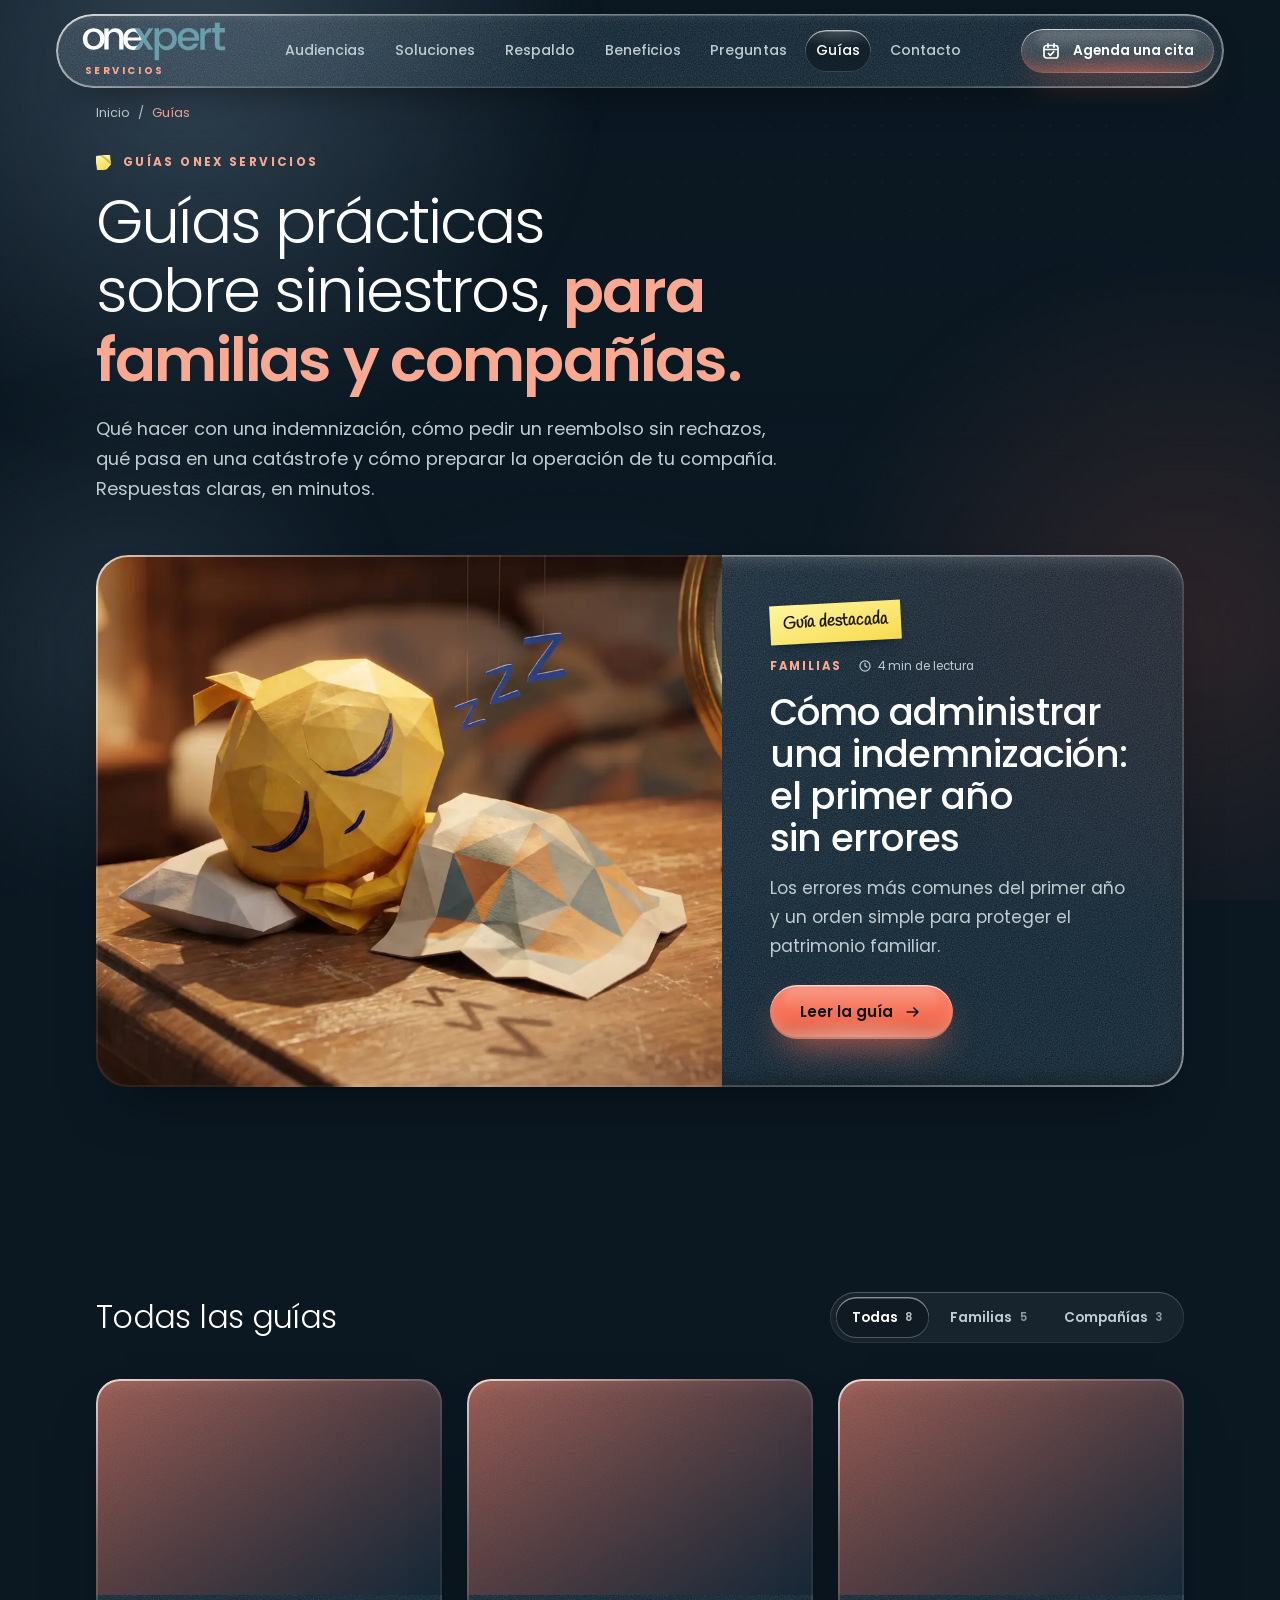
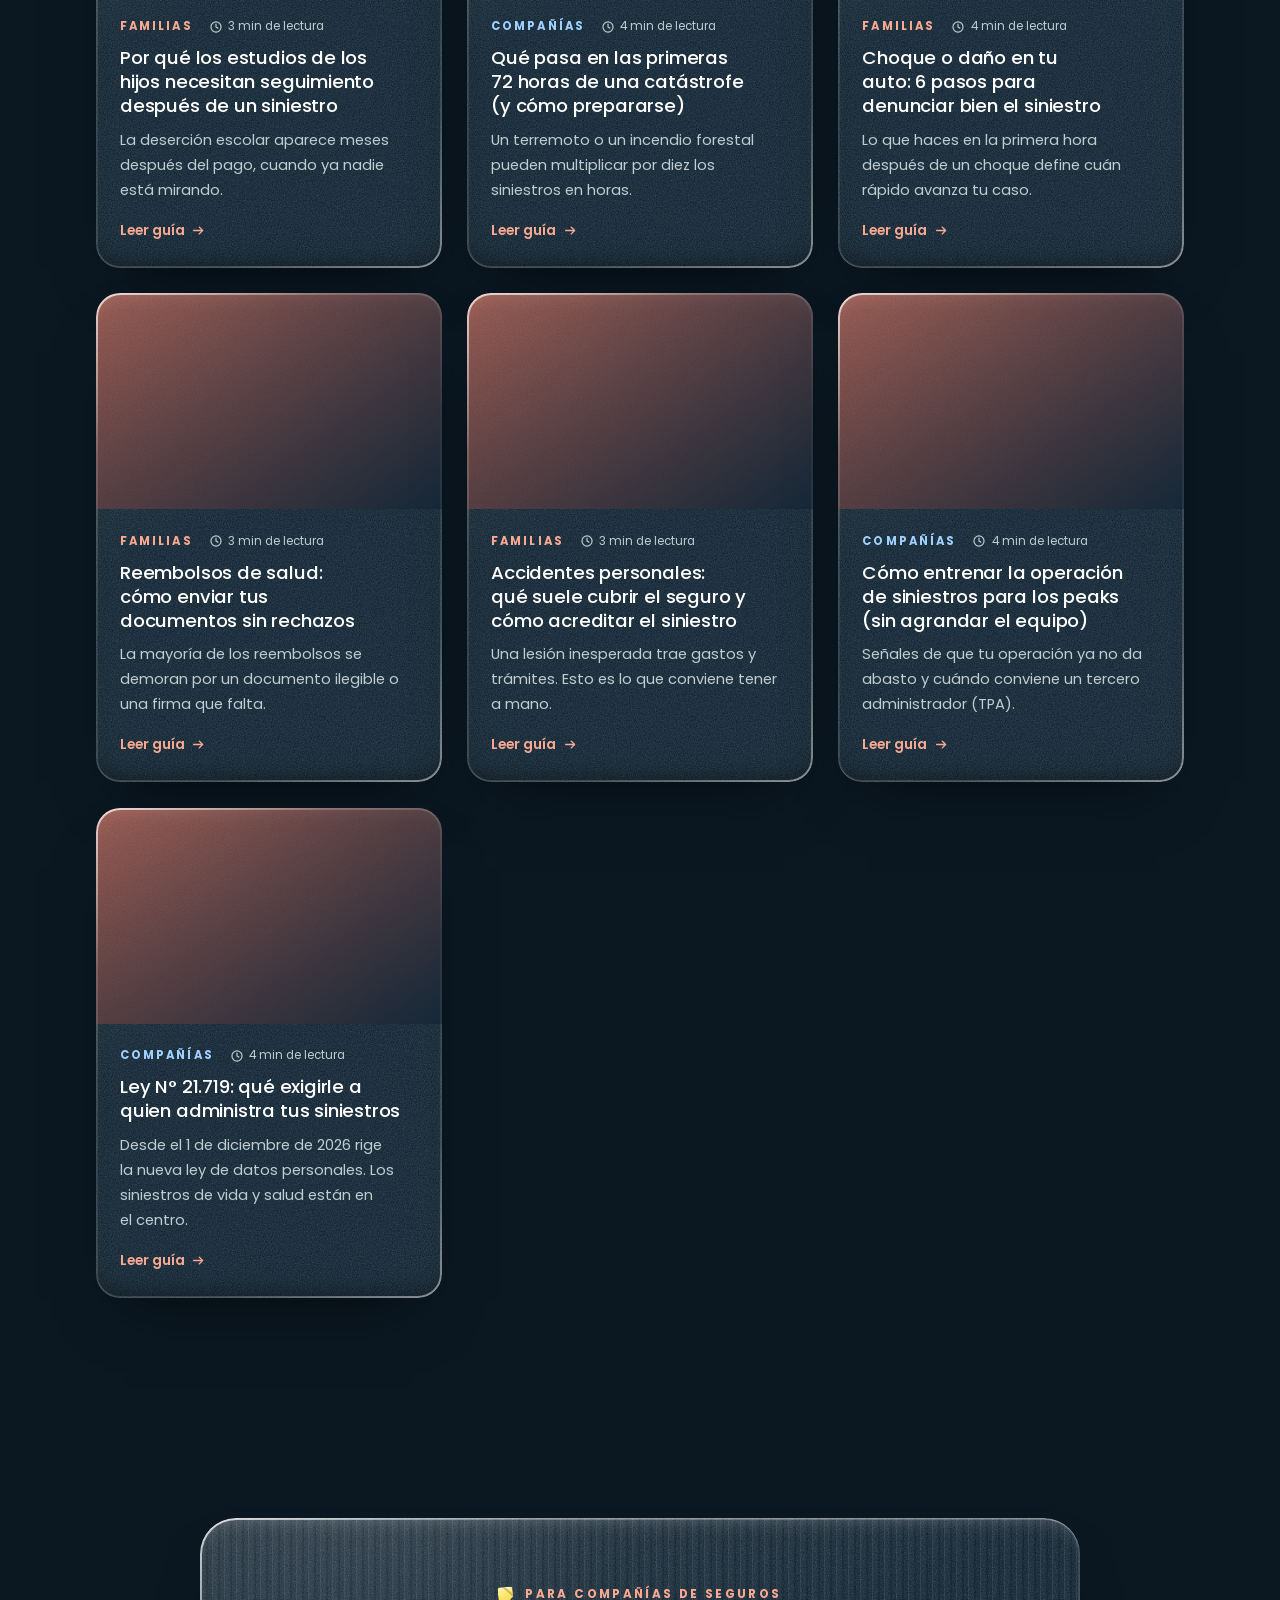
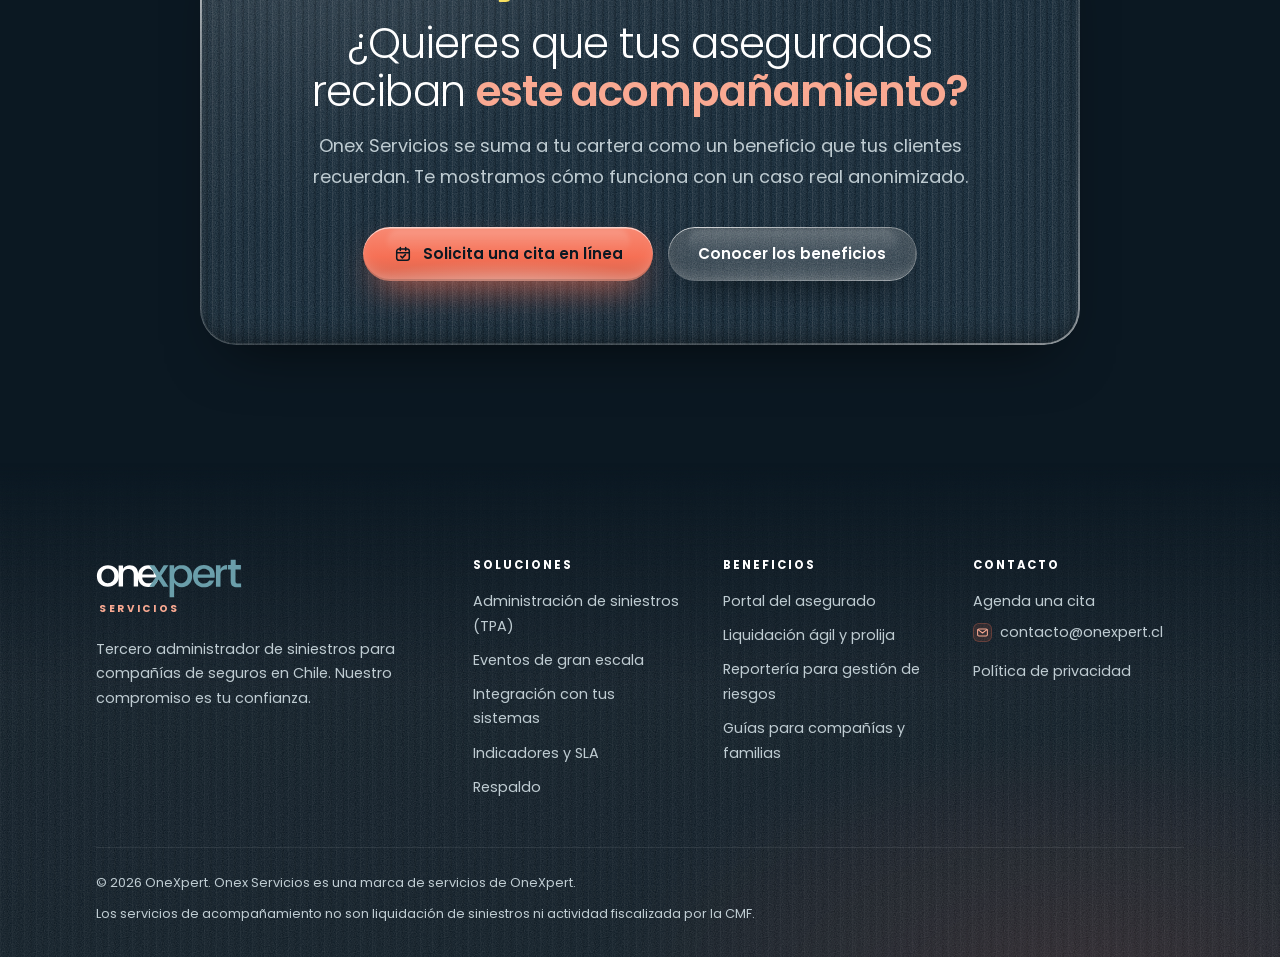
<file: onexpert_servicios2/onexpert_servicios/guias/index.html>
<!DOCTYPE html>

<html lang="es-CL" data-sitio="servicios">
<head>
  <meta charset="utf-8">
  <meta name="viewport" content="width=device-width, initial-scale=1, viewport-fit=cover">

  <meta http-equiv="Content-Security-Policy" content="default-src 'none'; script-src 'self'; style-src 'self'; font-src 'self'; img-src 'self' data:; manifest-src 'self'; connect-src 'none'; base-uri 'self'; form-action 'none'; object-src 'none'; upgrade-insecure-requests">
  <meta name="referrer" content="strict-origin-when-cross-origin">

  <title>Guías sobre siniestros y seguros en Chile | OneXpert Servicios</title>
  <meta name="description" content="Guías prácticas para familias y compañías: indemnizaciones, reembolsos de salud, choques, catástrofes, Ley 21.719 y cómo preparar la operación de siniestros.">
  <meta name="author" content="OneXpert">
  <meta name="robots" content="index, follow, max-image-preview:large, max-snippet:-1, max-video-preview:-1">
  <link rel="canonical" href="https://servicios.onexpert.cl/guias/">
  <link rel="alternate" hreflang="es-CL" href="https://servicios.onexpert.cl/guias/">
  <meta name="geo.region" content="CL">
  <link rel="alternate" type="text/markdown" href="https://servicios.onexpert.cl/llms.txt" title="Resumen del sitio para asistentes de IA">

  <meta property="og:type"             content="website">
  <meta property="og:locale"           content="es_CL">
  <meta property="og:site_name"        content="OneXpert Servicios">
  <meta property="og:url"              content="https://servicios.onexpert.cl/guias/">
  <meta property="og:title"            content="Guías prácticas para familias y compañías después de un siniestro">
  <meta property="og:description"      content="Guías prácticas para familias y compañías: indemnizaciones, reembolsos de salud, choques, catástrofes, Ley 21.719 y cómo preparar la operación de siniestros.">
  <meta property="og:image"            content="https://kreatividademocional.com/servicio/imagenes/social/og-guias.jpg?v=2">
  <meta property="og:image:secure_url" content="https://kreatividademocional.com/servicio/imagenes/social/og-guias.jpg?v=2">
  <meta property="og:image:type"       content="image/jpeg">
  <meta property="og:image:width"      content="1200">
  <meta property="og:image:height"     content="630">
  <meta property="og:image:alt"        content="Personaje de papel amarillo leyendo en una sala de clases, junto al título Guías Onex Servicios.">
  <meta name="twitter:card"            content="summary_large_image">
  <meta name="twitter:title"           content="Guías prácticas para familias y compañías después de un siniestro">
  <meta name="twitter:description"     content="Guías prácticas para familias y compañías: indemnizaciones, reembolsos de salud, choques, catástrofes, Ley 21.719 y cómo preparar la operación de siniestros.">
  <meta name="twitter:image"           content="https://kreatividademocional.com/servicio/imagenes/social/og-guias.jpg?v=2">

  <link rel="icon" href="../imagenes/favicon/favicon.ico" sizes="32x32">
  <link rel="icon" href="../imagenes/favicon/favicon-96x96.png" sizes="96x96" type="image/png">
  <link rel="icon" href="../imagenes/favicon/favicon.svg" type="image/svg+xml">
  <link rel="apple-touch-icon" href="../imagenes/favicon/apple-touch-icon.png">
  <link rel="manifest" href="../site.webmanifest">
  <meta name="theme-color" content="#152838">

  <link rel="stylesheet" href="../css/00-fuentes.css">

  <link rel="stylesheet" href="../css/01-tokens.css">
  <link rel="stylesheet" href="../css/02-base.css">
  <link rel="stylesheet" href="../css/03-vidrio.css">
  <link rel="stylesheet" href="../css/04-componentes.css">
  <link rel="stylesheet" href="../css/05-secciones.css">
  <link rel="stylesheet" href="../css/06-estatico.css">
  <link rel="stylesheet" href="../css/07-guias.css">

  <script type="application/ld+json">
  {
    "@context": "https://schema.org",
    "@graph": [
      {
        "@type": "Organization",
        "@id": "https://servicios.onexpert.cl/#organizacion",
        "name": "OneXpert",
        "alternateName": [
          "OneXpert Servicios",
          "Onex Servicios"
        ],
        "url": "https://servicios.onexpert.cl/",
        "logo": "https://servicios.onexpert.cl/imagenes/logo/logo-onex.svg"
      },
      {
        "@type": [
          "CollectionPage",
          "Blog"
        ],
        "@id": "https://servicios.onexpert.cl/guias/#blog",
        "url": "https://servicios.onexpert.cl/guias/",
        "name": "Guías OneXpert Servicios",
        "headline": "Guías prácticas sobre siniestros para familias y compañías de seguros",
        "description": "Guías sobre indemnizaciones, reembolsos de salud, choques, accidentes personales, catástrofes, Ley N° 21.719 y operación de siniestros en Chile.",
        "inLanguage": "es-CL",
        "isPartOf": {
          "@type": "WebSite",
          "@id": "https://servicios.onexpert.cl/#sitio",
          "url": "https://servicios.onexpert.cl/",
          "name": "OneXpert Servicios"
        },
        "publisher": {
          "@id": "https://servicios.onexpert.cl/#organizacion"
        },
        "image": "https://servicios.onexpert.cl/imagenes/social/og-guias.jpg",
        "dateModified": "2026-10-21",
        "blogPost": [
          {
            "@type": "BlogPosting",
            "@id": "https://servicios.onexpert.cl/guias/como-administrar-una-indemnizacion/#articulo",
            "url": "https://servicios.onexpert.cl/guias/como-administrar-una-indemnizacion/",
            "headline": "Cómo administrar una indemnización: el primer año sin errores",
            "description": "Los errores más comunes del primer año y un orden simple para proteger el patrimonio familiar.",
            "image": "https://servicios.onexpert.cl/imagenes/social/guias/como-administrar-una-indemnizacion.jpg",
            "articleSection": "Familias",
            "datePublished": "2026-10-14",
            "dateModified": "2026-10-21"
          },
          {
            "@type": "BlogPosting",
            "@id": "https://servicios.onexpert.cl/guias/estudios-de-los-hijos-despues-de-un-siniestro/#articulo",
            "url": "https://servicios.onexpert.cl/guias/estudios-de-los-hijos-despues-de-un-siniestro/",
            "headline": "Por qué los estudios de los hijos necesitan seguimiento después de un siniestro",
            "description": "La deserción escolar aparece meses después del pago, cuando ya nadie está mirando.",
            "image": "https://servicios.onexpert.cl/imagenes/social/guias/estudios-de-los-hijos-despues-de-un-siniestro.jpg",
            "articleSection": "Familias",
            "datePublished": "2026-10-14",
            "dateModified": "2026-10-21"
          },
          {
            "@type": "BlogPosting",
            "@id": "https://servicios.onexpert.cl/guias/primeras-72-horas-de-una-catastrofe/#articulo",
            "url": "https://servicios.onexpert.cl/guias/primeras-72-horas-de-una-catastrofe/",
            "headline": "Qué pasa en las primeras 72 horas de una catástrofe (y cómo prepararse)",
            "description": "Un terremoto o un incendio forestal pueden multiplicar por diez los siniestros en horas.",
            "image": "https://servicios.onexpert.cl/imagenes/social/guias/primeras-72-horas-de-una-catastrofe.jpg",
            "articleSection": "Compañías",
            "datePublished": "2026-10-14",
            "dateModified": "2026-10-21"
          },
          {
            "@type": "BlogPosting",
            "@id": "https://servicios.onexpert.cl/guias/que-hacer-despues-de-un-choque/#articulo",
            "url": "https://servicios.onexpert.cl/guias/que-hacer-despues-de-un-choque/",
            "headline": "Choque o daño en tu auto: 6 pasos para denunciar bien el siniestro",
            "description": "Lo que haces en la primera hora después de un choque define cuán rápido avanza tu caso.",
            "image": "https://servicios.onexpert.cl/imagenes/social/guias/que-hacer-despues-de-un-choque.jpg",
            "articleSection": "Familias",
            "datePublished": "2026-10-14",
            "dateModified": "2026-10-21"
          },
          {
            "@type": "BlogPosting",
            "@id": "https://servicios.onexpert.cl/guias/reembolsos-de-salud-sin-rechazos/#articulo",
            "url": "https://servicios.onexpert.cl/guias/reembolsos-de-salud-sin-rechazos/",
            "headline": "Reembolsos de salud: cómo enviar tus documentos sin rechazos",
            "description": "La mayoría de los reembolsos se demoran por un documento ilegible o una firma que falta.",
            "image": "https://servicios.onexpert.cl/imagenes/social/guias/reembolsos-de-salud-sin-rechazos.jpg",
            "articleSection": "Familias",
            "datePublished": "2026-10-14",
            "dateModified": "2026-10-21"
          },
          {
            "@type": "BlogPosting",
            "@id": "https://servicios.onexpert.cl/guias/seguro-de-accidentes-personales/#articulo",
            "url": "https://servicios.onexpert.cl/guias/seguro-de-accidentes-personales/",
            "headline": "Accidentes personales: qué suele cubrir el seguro y cómo acreditar el siniestro",
            "description": "Una lesión inesperada trae gastos y trámites. Esto es lo que conviene tener a mano.",
            "image": "https://servicios.onexpert.cl/imagenes/social/guias/seguro-de-accidentes-personales.jpg",
            "articleSection": "Familias",
            "datePublished": "2026-10-14",
            "dateModified": "2026-10-21"
          },
          {
            "@type": "BlogPosting",
            "@id": "https://servicios.onexpert.cl/guias/preparar-la-operacion-de-siniestros-para-los-peaks/#articulo",
            "url": "https://servicios.onexpert.cl/guias/preparar-la-operacion-de-siniestros-para-los-peaks/",
            "headline": "Cómo entrenar la operación de siniestros para los peaks (sin agrandar el equipo)",
            "description": "Señales de que tu operación ya no da abasto y cuándo conviene un tercero administrador (TPA).",
            "image": "https://servicios.onexpert.cl/imagenes/social/guias/preparar-la-operacion-de-siniestros-para-los-peaks.jpg",
            "articleSection": "Compañías",
            "datePublished": "2026-10-14",
            "dateModified": "2026-10-21"
          },
          {
            "@type": "BlogPosting",
            "@id": "https://servicios.onexpert.cl/guias/ley-21719-datos-sensibles-siniestros/#articulo",
            "url": "https://servicios.onexpert.cl/guias/ley-21719-datos-sensibles-siniestros/",
            "headline": "Ley N° 21.719: qué exigirle a quien administra tus siniestros",
            "description": "Desde el 1 de diciembre de 2026 rige la nueva ley de datos personales. Los siniestros de vida y salud están en el centro.",
            "image": "https://servicios.onexpert.cl/imagenes/social/guias/ley-21719-datos-sensibles-siniestros.jpg",
            "articleSection": "Compañías",
            "datePublished": "2026-10-14",
            "dateModified": "2026-10-21"
          }
        ]
      },
      {
        "@type": "BreadcrumbList",
        "itemListElement": [
          {
            "@type": "ListItem",
            "position": 1,
            "name": "Inicio",
            "item": "https://servicios.onexpert.cl/"
          },
          {
            "@type": "ListItem",
            "position": 2,
            "name": "Guías",
            "item": "https://servicios.onexpert.cl/guias/"
          }
        ]
      }
    ]
  }
  </script>
</head>
<body class="pagina-guias">

<a class="salto" href="#contenido">Saltar al contenido principal</a>

<div class="aurora" aria-hidden="true">
  <span class="aurora__luz aurora__luz--1"></span>
  <span class="aurora__luz aurora__luz--2"></span>
  <span class="aurora__luz aurora__luz--3"></span>
  <span class="aurora__luz aurora__luz--4"></span>
  <span class="aurora__velo"></span>
  <span class="aurora__trama"></span>
</div>

<header class="cabecera" data-seccion="cabecera">
  <div class="cabecera__barra vidrio vidrio--pildora">

    <a class="logo" href="../" aria-label="OneXpert Servicios, ir al inicio">
      
      <img class="logo__img logo__img--color" src="../imagenes/logo/logo-onex.svg" alt="" aria-hidden="true" width="510" height="139">
      <img class="logo__img logo__img--blanco" src="../imagenes/logo/logo-onex-blanco.svg" alt="OneXpert Servicios" width="510" height="139">
      <span class="logo__unidad">Servicios</span>
    </a>

    <nav class="nav" aria-label="Navegación principal">
      <a class="nav__enlace" href="../#audiencias">Audiencias</a>
      <a class="nav__enlace" href="../#soluciones">Soluciones</a>
      <a class="nav__enlace" href="../#respaldo">Respaldo</a>
      <a class="nav__enlace" href="../#beneficios">Beneficios</a>
      <a class="nav__enlace" href="../#preguntas">Preguntas</a>
      <a class="nav__enlace" href="./" aria-current="page">Guías</a>
      <a class="nav__enlace" href="../#contacto">Contacto</a>
    </nav>

    <div class="cabecera__acciones">
      
      <a class="boton boton--cita boton--chico enlace-cita" href="mailto:contacto@onexpert.cl?subject=Solicitud%20de%20cita%20OneXpert%20Servicios"><svg class="boton__icono" viewBox="0 0 20 20" fill="none" stroke="currentColor" stroke-width="1.7" stroke-linecap="round" stroke-linejoin="round" aria-hidden="true"><rect x="3" y="4.5" width="14" height="12.5" rx="2.5"/><path d="M3 8.5h14M7 2.8v3.4M13 2.8v3.4M7.5 12.5l1.8 1.8 3.4-3.6"/></svg><span class="boton__texto texto-largo" data-texto="Agenda una cita"><span>Agenda una cita</span></span><span class="boton__texto texto-corto" data-texto="Cita"><span>Cita</span></span></a>
      <button class="menu-boton" type="button" aria-expanded="false" aria-controls="panel-menu" aria-label="Abrir menú">
        <span class="menu-boton__linea"></span><span class="menu-boton__linea"></span>
      </button>
    </div>

    <span class="cabecera__progreso" aria-hidden="true"></span>
  </div>
</header>

<div class="panel-menu" id="panel-menu" inert>
  <div class="panel-menu__fondo" data-cerrar-menu></div>
  <nav class="panel-menu__cuerpo" aria-label="Menú">
    <a class="panel-menu__enlace" href="../#audiencias">Audiencias</a>
    <a class="panel-menu__enlace" href="../#soluciones">Soluciones</a>
    <a class="panel-menu__enlace" href="../#respaldo">Respaldo</a>
    <a class="panel-menu__enlace" href="../#beneficios">Beneficios</a>
    <a class="panel-menu__enlace" href="../#preguntas">Preguntas</a>
    <a class="panel-menu__enlace" href="./" aria-current="page">Guías</a>
    <a class="panel-menu__enlace" href="../#contacto">Contacto</a>
    <div class="panel-menu__pie">
      <a class="panel-menu__cruce" href="https://liquidadora.onexpert.cl/">Ir a OneXpert Liquidadora<svg viewBox="0 0 20 20" fill="none" stroke="currentColor" stroke-width="1.8" stroke-linecap="round" stroke-linejoin="round" aria-hidden="true"><path d="M3.5 10h12M11 5.5l4.5 4.5-4.5 4.5"/></svg></a>
      <a class="panel-menu__cruce" href="mailto:comercial@onexpert.cl">comercial@onexpert.cl<svg viewBox="0 0 20 20" fill="none" stroke="currentColor" stroke-width="1.8" stroke-linecap="round" stroke-linejoin="round" aria-hidden="true"><path d="M3.5 10h12M11 5.5l4.5 4.5-4.5 4.5"/></svg></a>
    </div>
  </nav>
</div>

<main id="contenido">

<section class="seccion seccion--transparente guias-portada" aria-labelledby="guias-titulo">
  <div class="contenedor">

    <nav class="migas" aria-label="Migas de pan"><a href="../">Inicio</a><span aria-hidden="true">/</span><span aria-current="page">Guías</span></nav>

    <header class="cabeza">
      <p class="rotulo">Guías Onex Servicios</p>
      <h1 id="guias-titulo">Guías prácticas sobre siniestros, <b>para familias y compañías.</b></h1>
      <p class="bajada">Qué hacer con una indemnización, cómo pedir un reembolso sin rechazos, qué pasa en una catástrofe y cómo preparar la operación de tu compañía. Respuestas claras, en minutos.</p>
    </header>

    <article class="guia-destacada vidrio" data-cat="Familias">
      <a class="guia-destacada__enlace" href="como-administrar-una-indemnizacion/">
        <figure class="guia-destacada__foto">
          <picture>
            <source srcset="../imagenes/guias/guia-indemnizacion.webp" type="image/webp">
            <img src="../imagenes/guias/guia-indemnizacion.jpg" alt="Personaje de papel amarillo durmiendo junto a un reloj: antes de decidir qué hacer con una indemnización, date tiempo" width="1400" height="782" loading="eager" decoding="async">
          </picture>
        </figure>
        <div class="guia-destacada__cuerpo">
          <p class="guia-destacada__etiqueta">Guía destacada</p>
          <span class="guia-meta"><span class="guia-meta__cat" data-cat="Familias">Familias</span><span class="guia-meta__tiempo"><svg viewBox="0 0 20 20" fill="none" stroke="currentColor" stroke-width="1.7" stroke-linecap="round" aria-hidden="true"><circle cx="10" cy="10" r="7.2"/><path d="M10 6v4l2.6 1.6"/></svg>4 min de lectura</span></span>
          <h2>Cómo administrar una indemnización: el primer año sin errores</h2>
          <p>Los errores más comunes del primer año y un orden simple para proteger el patrimonio familiar.</p>
          <span class="boton boton--accion"><span class="boton__texto" data-texto="Leer la guía"><span>Leer la guía</span></span><svg viewBox="0 0 20 20" fill="none" stroke="currentColor" stroke-width="1.8" stroke-linecap="round" stroke-linejoin="round" aria-hidden="true"><path d="M3.5 10h12M11 5.5l4.5 4.5-4.5 4.5"/></svg></span>
        </div>
      </a>
    </article>

  </div>
</section>

<section class="seccion seccion--transparente guias-biblioteca" id="biblioteca" aria-labelledby="biblioteca-titulo">
  <div class="contenedor">

    <div class="guias-barra">
      <h2 class="guias-barra__titulo" id="biblioteca-titulo">Todas las guías</h2>
      
      <div class="filtro" role="group" aria-label="Filtrar guías">
        <button class="filtro__boton" type="button" data-filtro-cat="todas" aria-pressed="true">Todas <span>8</span></button>
        <button class="filtro__boton" type="button" data-filtro-cat="Familias" aria-pressed="false">Familias <span>5</span></button>
        <button class="filtro__boton" type="button" data-filtro-cat="Compañías" aria-pressed="false">Compañías <span>3</span></button>
      </div>
    </div>

    <div class="guias-rejilla">

        <article class="guia-tarjeta vidrio" data-cat="Familias">
          <a class="guia-tarjeta__enlace" href="estudios-de-los-hijos-despues-de-un-siniestro/">
            <figure class="guia-tarjeta__foto">
              <picture>
                <source srcset="../imagenes/guias/guia-estudios.webp" type="image/webp">
                <img src="../imagenes/guias/guia-estudios.jpg" alt="Personaje de papel amarillo con lentes leyendo un libro en una sala de clases" width="1400" height="782" loading="lazy" decoding="async">
              </picture>
            </figure>
            <div class="guia-tarjeta__cuerpo">
              <span class="guia-meta"><span class="guia-meta__cat" data-cat="Familias">Familias</span><span class="guia-meta__tiempo"><svg viewBox="0 0 20 20" fill="none" stroke="currentColor" stroke-width="1.7" stroke-linecap="round" aria-hidden="true"><circle cx="10" cy="10" r="7.2"/><path d="M10 6v4l2.6 1.6"/></svg>3 min de lectura</span></span>
              <h3>Por qué los estudios de los hijos necesitan seguimiento después de un siniestro</h3>
              <p>La deserción escolar aparece meses después del pago, cuando ya nadie está mirando.</p>
              <span class="guia-tarjeta__leer">Leer guía<svg viewBox="0 0 20 20" fill="none" stroke="currentColor" stroke-width="1.8" stroke-linecap="round" stroke-linejoin="round" aria-hidden="true"><path d="M3.5 10h12M11 5.5l4.5 4.5-4.5 4.5"/></svg></span>
            </div>
          </a>
        </article>

        <article class="guia-tarjeta vidrio" data-cat="Compañías">
          <a class="guia-tarjeta__enlace" href="primeras-72-horas-de-una-catastrofe/">
            <figure class="guia-tarjeta__foto">
              <picture>
                <source srcset="../imagenes/guias/guia-catastrofe.webp" type="image/webp">
                <img src="../imagenes/guias/guia-catastrofe.jpg" alt="Personaje de papel amarillo vestido de bombero junto a un fuego de papel en una cocina" width="1400" height="782" loading="lazy" decoding="async">
              </picture>
            </figure>
            <div class="guia-tarjeta__cuerpo">
              <span class="guia-meta"><span class="guia-meta__cat" data-cat="Compañías">Compañías</span><span class="guia-meta__tiempo"><svg viewBox="0 0 20 20" fill="none" stroke="currentColor" stroke-width="1.7" stroke-linecap="round" aria-hidden="true"><circle cx="10" cy="10" r="7.2"/><path d="M10 6v4l2.6 1.6"/></svg>4 min de lectura</span></span>
              <h3>Qué pasa en las primeras 72 horas de una catástrofe (y cómo prepararse)</h3>
              <p>Un terremoto o un incendio forestal pueden multiplicar por diez los siniestros en horas.</p>
              <span class="guia-tarjeta__leer">Leer guía<svg viewBox="0 0 20 20" fill="none" stroke="currentColor" stroke-width="1.8" stroke-linecap="round" stroke-linejoin="round" aria-hidden="true"><path d="M3.5 10h12M11 5.5l4.5 4.5-4.5 4.5"/></svg></span>
            </div>
          </a>
        </article>

        <article class="guia-tarjeta vidrio" data-cat="Familias">
          <a class="guia-tarjeta__enlace" href="que-hacer-despues-de-un-choque/">
            <figure class="guia-tarjeta__foto">
              <picture>
                <source srcset="../imagenes/guias/guia-choque-auto.webp" type="image/webp">
                <img src="../imagenes/guias/guia-choque-auto.jpg" alt="Personaje de papel amarillo con lentes pensando junto a un auto azul, con una ampolleta encendida sobre su cabeza" width="1400" height="782" loading="lazy" decoding="async">
              </picture>
            </figure>
            <div class="guia-tarjeta__cuerpo">
              <span class="guia-meta"><span class="guia-meta__cat" data-cat="Familias">Familias</span><span class="guia-meta__tiempo"><svg viewBox="0 0 20 20" fill="none" stroke="currentColor" stroke-width="1.7" stroke-linecap="round" aria-hidden="true"><circle cx="10" cy="10" r="7.2"/><path d="M10 6v4l2.6 1.6"/></svg>4 min de lectura</span></span>
              <h3>Choque o daño en tu auto: 6 pasos para denunciar bien el siniestro</h3>
              <p>Lo que haces en la primera hora después de un choque define cuán rápido avanza tu caso.</p>
              <span class="guia-tarjeta__leer">Leer guía<svg viewBox="0 0 20 20" fill="none" stroke="currentColor" stroke-width="1.8" stroke-linecap="round" stroke-linejoin="round" aria-hidden="true"><path d="M3.5 10h12M11 5.5l4.5 4.5-4.5 4.5"/></svg></span>
            </div>
          </a>
        </article>

        <article class="guia-tarjeta vidrio" data-cat="Familias">
          <a class="guia-tarjeta__enlace" href="reembolsos-de-salud-sin-rechazos/">
            <figure class="guia-tarjeta__foto">
              <picture>
                <source srcset="../imagenes/guias/guia-reembolso-salud.webp" type="image/webp">
                <img src="../imagenes/guias/guia-reembolso-salud.jpg" alt="Personaje de papel amarillo vestido de doctor con una tablilla junto a una persona que descansa en cama" width="1400" height="782" loading="lazy" decoding="async">
              </picture>
            </figure>
            <div class="guia-tarjeta__cuerpo">
              <span class="guia-meta"><span class="guia-meta__cat" data-cat="Familias">Familias</span><span class="guia-meta__tiempo"><svg viewBox="0 0 20 20" fill="none" stroke="currentColor" stroke-width="1.7" stroke-linecap="round" aria-hidden="true"><circle cx="10" cy="10" r="7.2"/><path d="M10 6v4l2.6 1.6"/></svg>3 min de lectura</span></span>
              <h3>Reembolsos de salud: cómo enviar tus documentos sin rechazos</h3>
              <p>La mayoría de los reembolsos se demoran por un documento ilegible o una firma que falta.</p>
              <span class="guia-tarjeta__leer">Leer guía<svg viewBox="0 0 20 20" fill="none" stroke="currentColor" stroke-width="1.8" stroke-linecap="round" stroke-linejoin="round" aria-hidden="true"><path d="M3.5 10h12M11 5.5l4.5 4.5-4.5 4.5"/></svg></span>
            </div>
          </a>
        </article>

        <article class="guia-tarjeta vidrio" data-cat="Familias">
          <a class="guia-tarjeta__enlace" href="seguro-de-accidentes-personales/">
            <figure class="guia-tarjeta__foto">
              <picture>
                <source srcset="../imagenes/guias/guia-accidentes.webp" type="image/webp">
                <img src="../imagenes/guias/guia-accidentes.jpg" alt="Personaje de papel amarillo con los pies vendados y una muleta, apoyado en un lavamanos" width="1400" height="782" loading="lazy" decoding="async">
              </picture>
            </figure>
            <div class="guia-tarjeta__cuerpo">
              <span class="guia-meta"><span class="guia-meta__cat" data-cat="Familias">Familias</span><span class="guia-meta__tiempo"><svg viewBox="0 0 20 20" fill="none" stroke="currentColor" stroke-width="1.7" stroke-linecap="round" aria-hidden="true"><circle cx="10" cy="10" r="7.2"/><path d="M10 6v4l2.6 1.6"/></svg>3 min de lectura</span></span>
              <h3>Accidentes personales: qué suele cubrir el seguro y cómo acreditar el siniestro</h3>
              <p>Una lesión inesperada trae gastos y trámites. Esto es lo que conviene tener a mano.</p>
              <span class="guia-tarjeta__leer">Leer guía<svg viewBox="0 0 20 20" fill="none" stroke="currentColor" stroke-width="1.8" stroke-linecap="round" stroke-linejoin="round" aria-hidden="true"><path d="M3.5 10h12M11 5.5l4.5 4.5-4.5 4.5"/></svg></span>
            </div>
          </a>
        </article>

        <article class="guia-tarjeta vidrio" data-cat="Compañías">
          <a class="guia-tarjeta__enlace" href="preparar-la-operacion-de-siniestros-para-los-peaks/">
            <figure class="guia-tarjeta__foto">
              <picture>
                <source srcset="../imagenes/guias/guia-operacion-peaks.webp" type="image/webp">
                <img src="../imagenes/guias/guia-operacion-peaks.jpg" alt="Personaje de papel amarillo haciendo flexiones en el piso de un gimnasio" width="1400" height="782" loading="lazy" decoding="async">
              </picture>
            </figure>
            <div class="guia-tarjeta__cuerpo">
              <span class="guia-meta"><span class="guia-meta__cat" data-cat="Compañías">Compañías</span><span class="guia-meta__tiempo"><svg viewBox="0 0 20 20" fill="none" stroke="currentColor" stroke-width="1.7" stroke-linecap="round" aria-hidden="true"><circle cx="10" cy="10" r="7.2"/><path d="M10 6v4l2.6 1.6"/></svg>4 min de lectura</span></span>
              <h3>Cómo entrenar la operación de siniestros para los peaks (sin agrandar el equipo)</h3>
              <p>Señales de que tu operación ya no da abasto y cuándo conviene un tercero administrador (TPA).</p>
              <span class="guia-tarjeta__leer">Leer guía<svg viewBox="0 0 20 20" fill="none" stroke="currentColor" stroke-width="1.8" stroke-linecap="round" stroke-linejoin="round" aria-hidden="true"><path d="M3.5 10h12M11 5.5l4.5 4.5-4.5 4.5"/></svg></span>
            </div>
          </a>
        </article>

        <article class="guia-tarjeta vidrio" data-cat="Compañías">
          <a class="guia-tarjeta__enlace" href="ley-21719-datos-sensibles-siniestros/">
            <figure class="guia-tarjeta__foto">
              <picture>
                <source srcset="../imagenes/fotos/documentos-revision.webp" type="image/webp">
                <img src="../imagenes/fotos/documentos-revision.jpg" alt="Mujer revisando con atención documentos impresos junto a su computador" width="1000" height="667" loading="lazy" decoding="async">
              </picture>
            </figure>
            <div class="guia-tarjeta__cuerpo">
              <span class="guia-meta"><span class="guia-meta__cat" data-cat="Compañías">Compañías</span><span class="guia-meta__tiempo"><svg viewBox="0 0 20 20" fill="none" stroke="currentColor" stroke-width="1.7" stroke-linecap="round" aria-hidden="true"><circle cx="10" cy="10" r="7.2"/><path d="M10 6v4l2.6 1.6"/></svg>4 min de lectura</span></span>
              <h3>Ley N° 21.719: qué exigirle a quien administra tus siniestros</h3>
              <p>Desde el 1 de diciembre de 2026 rige la nueva ley de datos personales. Los siniestros de vida y salud están en el centro.</p>
              <span class="guia-tarjeta__leer">Leer guía<svg viewBox="0 0 20 20" fill="none" stroke="currentColor" stroke-width="1.8" stroke-linecap="round" stroke-linejoin="round" aria-hidden="true"><path d="M3.5 10h12M11 5.5l4.5 4.5-4.5 4.5"/></svg></span>
            </div>
          </a>
        </article>

    </div>
  </div>
</section>

<section class="seccion seccion--transparente seccion--llamado" aria-labelledby="llamado-titulo">
  <div class="contenedor">
    <div class="llamado vidrio vidrio--acanalado">
      <p class="rotulo">Para compañías de seguros</p>
      <h2 class="titular" id="llamado-titulo">¿Quieres que tus asegurados reciban <b>este acompañamiento?</b></h2>
      <p class="bajada">Onex Servicios se suma a tu cartera como un beneficio que tus clientes recuerdan. Te mostramos cómo funciona con un caso real anonimizado.</p>
      <div class="botones">
        <a class="boton boton--accion enlace-cita" href="mailto:contacto@onexpert.cl?subject=Solicitud%20de%20cita%20OneXpert%20Servicios"><svg class="boton__icono" viewBox="0 0 20 20" fill="none" stroke="currentColor" stroke-width="1.7" stroke-linecap="round" stroke-linejoin="round" aria-hidden="true"><rect x="3" y="4.5" width="14" height="12.5" rx="2.5"/><path d="M3 8.5h14M7 2.8v3.4M13 2.8v3.4M7.5 12.5l1.8 1.8 3.4-3.6"/></svg><span class="boton__texto" data-texto="Solicita una cita en línea"><span>Solicita una cita en línea</span></span></a>
        <a class="boton boton--vidrio" href="../#beneficios"><span class="boton__texto" data-texto="Conocer los beneficios"><span>Conocer los beneficios</span></span></a>
      </div>
    </div>
  </div>
</section>

</main>

<footer class="pie" data-seccion="pie">

  <div class="pie__textura" aria-hidden="true">
    <img src="../video/textura-pie-poster.jpg" alt="" width="1280" height="720" loading="lazy" decoding="async">
  </div>

  <div class="contenedor">
    <div class="pie__rejilla">

      <div class="pie__marca">
        <a class="logo" href="../" aria-label="OneXpert Servicios, ir al inicio">
          <img class="logo__img logo__img--color" src="../imagenes/logo/logo-onex.svg" alt="" aria-hidden="true" width="510" height="139">
          <img class="logo__img logo__img--blanco" src="../imagenes/logo/logo-onex-blanco.svg" alt="OneXpert Servicios" width="510" height="139">
          <span class="logo__unidad">Servicios</span>
        </a>
        <p>Tercero administrador de siniestros para compañías de seguros en Chile. Nuestro compromiso es tu confianza.</p>
      </div>

      <div>
        <h4>Soluciones</h4>
        <ul>
          <li><a href="../#gestion-de-siniestros">Administración de siniestros (TPA)</a></li>
          <li><a href="../#catastrofes">Eventos de gran escala</a></li>
          <li><a href="../#enlaces-tecnologicos">Integración con tus sistemas</a></li>
          <li><a href="../#indicadores">Indicadores y SLA</a></li>
          <li><a href="../#respaldo">Respaldo</a></li>
        </ul>
      </div>

      <div>
        <h4>Beneficios</h4>
        <ul>
          <li><a href="../#portal-del-asegurado">Portal del asegurado</a></li>
          <li><a href="../#liquidacion-agil">Liquidación ágil y prolija</a></li>
          <li><a href="../#reporteria-gestion-riesgos">Reportería para gestión de riesgos</a></li>
          <li><a href="./">Guías para compañías y familias</a></li>
        </ul>
      </div>

      <div>
        <h4>Contacto</h4>
        <ul>
          <li><a class="enlace-cita" href="mailto:contacto@onexpert.cl?subject=Solicitud%20de%20cita%20OneXpert%20Servicios">Agenda una cita</a></li>
          <li>
            <a class="pie__correo" href="mailto:comercial@onexpert.cl" aria-describedby="ayuda-comercial"><svg class="pie__icono" viewBox="0 0 20 20" fill="none" stroke="currentColor" stroke-width="1.6" stroke-linecap="round" stroke-linejoin="round" aria-hidden="true"><rect x="2.5" y="4.5" width="15" height="11" rx="2"/><path d="m3.2 5.6 6.8 5.2 6.8-5.2"/></svg>contacto@onexpert.cl</a>
            <span class="ayuda" id="ayuda-comercial" role="tooltip">Para compañías de seguros, corredores y sponsors: cotizaciones, demostraciones y alianzas. Lunes a viernes, 9:00 a 18:00 h.</span>
          </li>
          
          <li><a href="../privacidad/">Política de privacidad</a></li>
        </ul>
      </div>

    </div>

    <div class="pie__legal">
      <span>© 2026 OneXpert. Onex Servicios es una marca de servicios de OneXpert.</span>
      <span>Los servicios de acompañamiento no son liquidación de siniestros ni actividad fiscalizada por la CMF.</span>
    </div>
  </div>
</footer>

<script src="../js/sitio.js" defer></script>
</body>
</html>
</file>
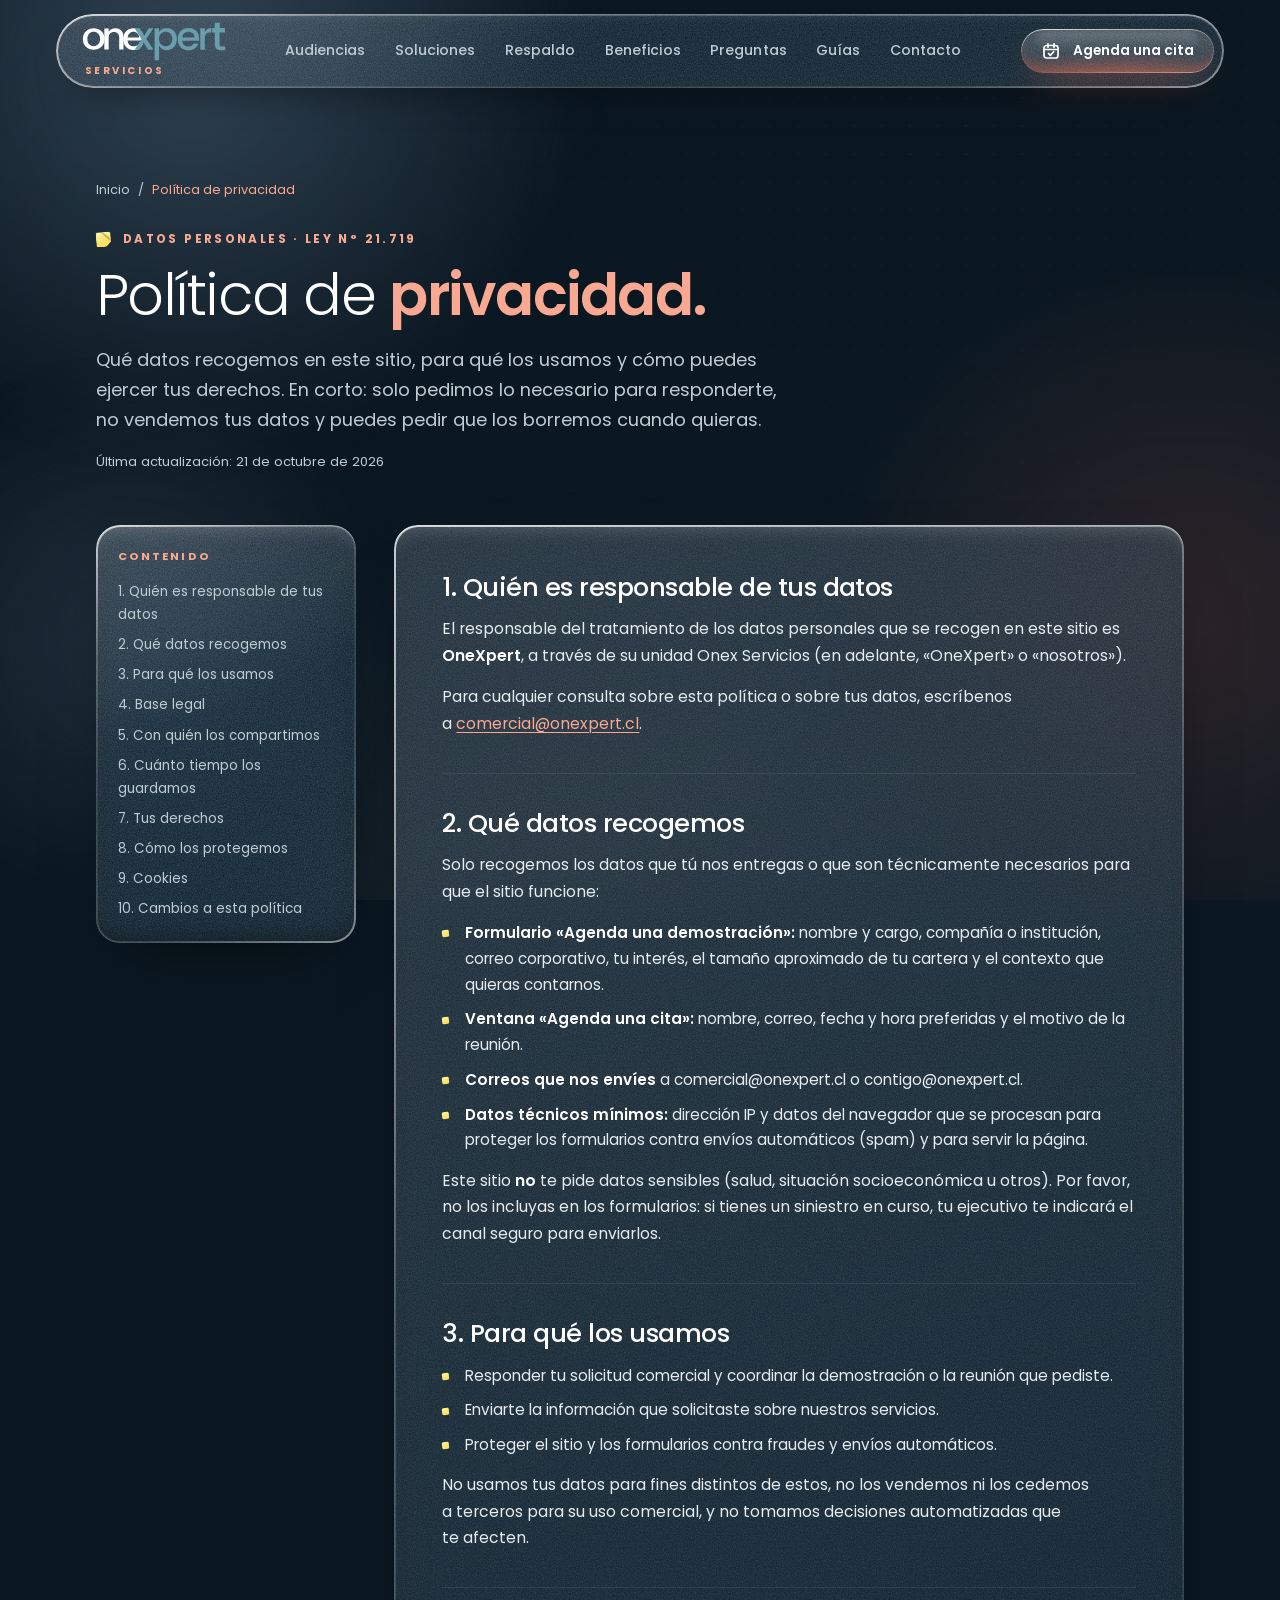
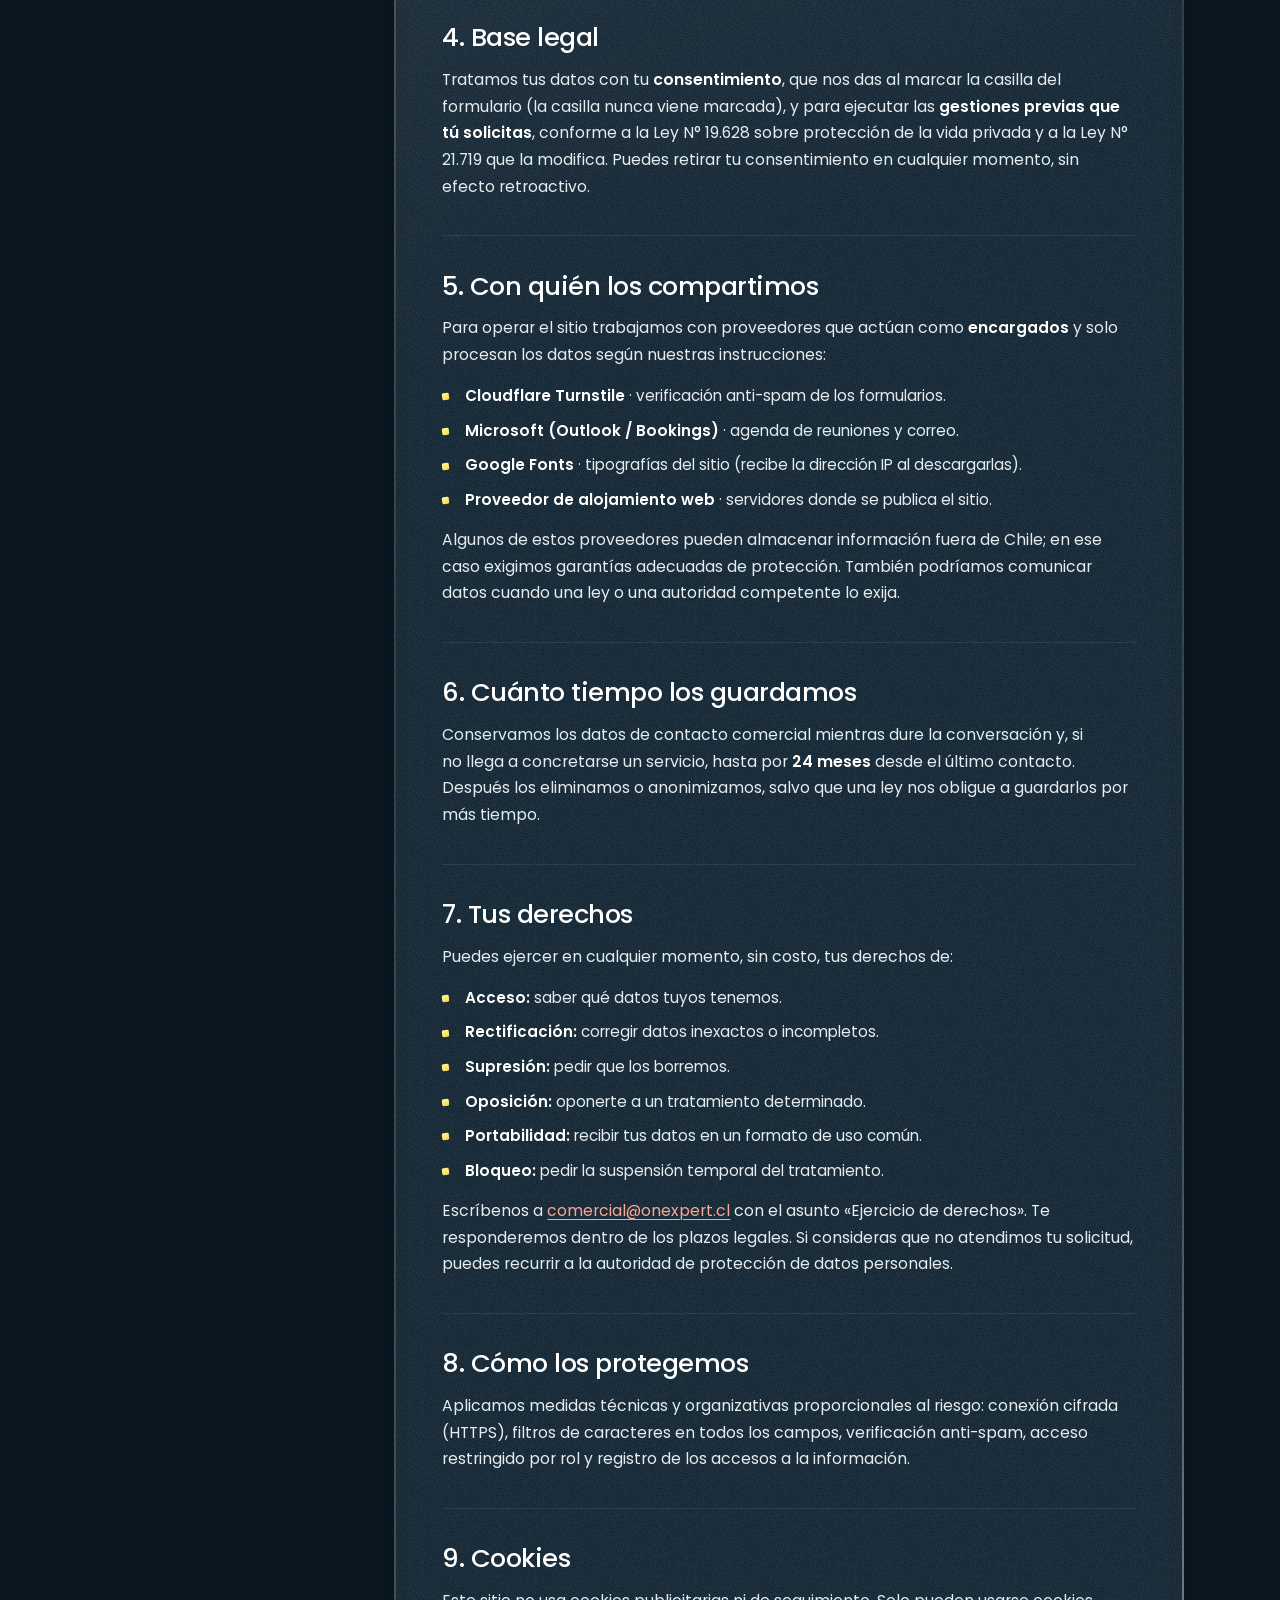
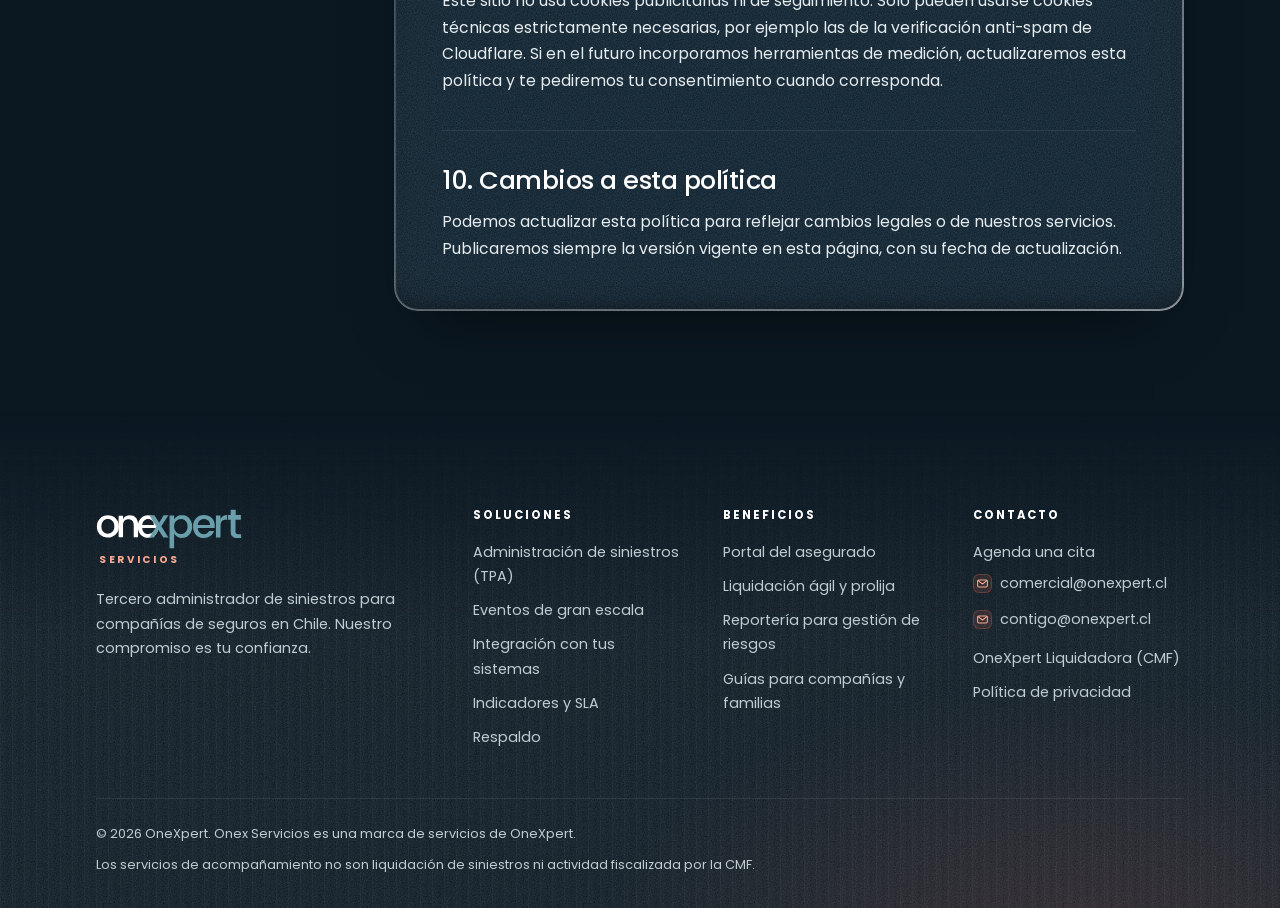
<file: onexpert_servicios2/onexpert_servicios/privacidad/index.html>
<!DOCTYPE html>

<html lang="es-CL" data-sitio="servicios">
<head>
  <meta charset="utf-8">
  <meta name="viewport" content="width=device-width, initial-scale=1, viewport-fit=cover">
  <meta http-equiv="Content-Security-Policy" content="default-src 'none'; script-src 'self'; style-src 'self'; font-src 'self'; img-src 'self' data:; manifest-src 'self'; connect-src 'none'; base-uri 'self'; form-action 'none'; object-src 'none'; upgrade-insecure-requests">
  <meta name="referrer" content="strict-origin-when-cross-origin">

  <title>Política de privacidad | OneXpert Servicios</title>
  <meta name="description" content="Cómo OneXpert Servicios trata los datos personales de sus formularios y agenda en línea: finalidades, proveedores, plazos y cómo ejercer tus derechos según la Ley 21.719.">
  <meta name="author" content="OneXpert">
  <meta name="robots" content="index, follow, max-snippet:-1">
  <link rel="canonical" href="https://servicios.onexpert.cl/privacidad/">
  <link rel="alternate" hreflang="es-CL" href="https://servicios.onexpert.cl/privacidad/">
  <meta property="og:type" content="website">
  <meta property="og:locale" content="es_CL">
  <meta property="og:site_name" content="OneXpert Servicios">
  <meta property="og:url" content="https://servicios.onexpert.cl/privacidad/">
  <meta property="og:title" content="Política de privacidad · OneXpert Servicios">
  <meta property="og:description" content="Cómo tratamos tus datos personales y cómo ejercer tus derechos.">
  <meta property="og:image" content="https://kreatividademocional.com/servicio/imagenes/social/og-servicios.jpg?v=9">

  <link rel="icon" href="../imagenes/favicon/favicon.ico" sizes="32x32">
  <link rel="icon" href="../imagenes/favicon/favicon.svg" type="image/svg+xml">
  <link rel="apple-touch-icon" href="../imagenes/favicon/apple-touch-icon.png">
  <link rel="manifest" href="../site.webmanifest">
  <meta name="theme-color" content="#152838">

  <link rel="stylesheet" href="../css/00-fuentes.css">

  <link rel="stylesheet" href="../css/01-tokens.css">
  <link rel="stylesheet" href="../css/02-base.css">
  <link rel="stylesheet" href="../css/03-vidrio.css">
  <link rel="stylesheet" href="../css/04-componentes.css">
  <link rel="stylesheet" href="../css/05-secciones.css">
  <link rel="stylesheet" href="../css/06-estatico.css">

  <script type="application/ld+json">
  {
    "@context": "https://schema.org",
    "@graph": [
      {
        "@type": "WebPage",
        "@id": "https://servicios.onexpert.cl/privacidad/#pagina",
        "url": "https://servicios.onexpert.cl/privacidad/",
        "name": "Política de privacidad",
        "inLanguage": "es-CL",
        "dateModified": "2026-10-21",
        "about": { "@id": "https://servicios.onexpert.cl/#organizacion" },
        "isPartOf": { "@id": "https://servicios.onexpert.cl/#sitio" }
      },
      {
        "@type": "BreadcrumbList",
        "itemListElement": [
          { "@type": "ListItem", "position": 1, "name": "Inicio", "item": "https://servicios.onexpert.cl/" },
          { "@type": "ListItem", "position": 2, "name": "Política de privacidad", "item": "https://servicios.onexpert.cl/privacidad/" }
        ]
      }
    ]
  }
  </script>
</head>
<body>

<a class="salto" href="#contenido">Saltar al contenido principal</a>

<div class="aurora" aria-hidden="true">
  <span class="aurora__luz aurora__luz--1"></span>
  <span class="aurora__luz aurora__luz--2"></span>
  <span class="aurora__luz aurora__luz--3"></span>
  <span class="aurora__luz aurora__luz--4"></span>
  <span class="aurora__velo"></span>
  <span class="aurora__trama"></span>
</div>

<header class="cabecera" data-seccion="cabecera">
  <div class="cabecera__barra vidrio vidrio--pildora">

    <a class="logo" href="../" aria-label="OneXpert Servicios, ir al inicio">
      
      <img class="logo__img logo__img--color" src="../imagenes/logo/logo-onex.svg" alt="" aria-hidden="true" width="510" height="139">
      <img class="logo__img logo__img--blanco" src="../imagenes/logo/logo-onex-blanco.svg" alt="OneXpert Servicios" width="510" height="139">
      <span class="logo__unidad">Servicios</span>
    </a>

    <nav class="nav" aria-label="Navegación principal">
      <a class="nav__enlace" href="../#audiencias">Audiencias</a>
      <a class="nav__enlace" href="../#soluciones">Soluciones</a>
      <a class="nav__enlace" href="../#respaldo">Respaldo</a>
      <a class="nav__enlace" href="../#beneficios">Beneficios</a>
      <a class="nav__enlace" href="../#preguntas">Preguntas</a>
      <a class="nav__enlace" href="../guias/">Guías</a>
      <a class="nav__enlace" href="../#contacto">Contacto</a>
    </nav>

    <div class="cabecera__acciones">
      
      <a class="boton boton--cita boton--chico" href="mailto:carla.orlandi@plexotech.cl?subject=Solicitud%20de%20cita%20OneXpert%20Servicios"><svg class="boton__icono" viewBox="0 0 20 20" fill="none" stroke="currentColor" stroke-width="1.7" stroke-linecap="round" stroke-linejoin="round" aria-hidden="true"><rect x="3" y="4.5" width="14" height="12.5" rx="2.5"/><path d="M3 8.5h14M7 2.8v3.4M13 2.8v3.4M7.5 12.5l1.8 1.8 3.4-3.6"/></svg><span class="boton__texto texto-largo" data-texto="Agenda una cita"><span>Agenda una cita</span></span><span class="boton__texto texto-corto" data-texto="Cita"><span>Cita</span></span></a>
      <button class="menu-boton" type="button" aria-expanded="false" aria-controls="panel-menu" aria-label="Abrir menú">
        <span class="menu-boton__linea"></span><span class="menu-boton__linea"></span>
      </button>
    </div>

    <span class="cabecera__progreso" aria-hidden="true"></span>
  </div>
</header>

<div class="panel-menu" id="panel-menu" inert>
  <div class="panel-menu__fondo" data-cerrar-menu></div>
  <nav class="panel-menu__cuerpo" aria-label="Menú">
    <a class="panel-menu__enlace" href="../#audiencias">Audiencias</a>
    <a class="panel-menu__enlace" href="../#soluciones">Soluciones</a>
    <a class="panel-menu__enlace" href="../#respaldo">Respaldo</a>
    <a class="panel-menu__enlace" href="../#beneficios">Beneficios</a>
    <a class="panel-menu__enlace" href="../#preguntas">Preguntas</a>
    <a class="panel-menu__enlace" href="../guias/">Guías</a>
    <a class="panel-menu__enlace" href="../#contacto">Contacto</a>
    <div class="panel-menu__pie">
      <a class="panel-menu__cruce" href="https://liquidadora.onexpert.cl/">Ir a OneXpert Liquidadora<svg viewBox="0 0 20 20" fill="none" stroke="currentColor" stroke-width="1.8" stroke-linecap="round" stroke-linejoin="round" aria-hidden="true"><path d="M3.5 10h12M11 5.5l4.5 4.5-4.5 4.5"/></svg></a>
      <a class="panel-menu__cruce" href="mailto:comercial@onexpert.cl">comercial@onexpert.cl<svg viewBox="0 0 20 20" fill="none" stroke="currentColor" stroke-width="1.8" stroke-linecap="round" stroke-linejoin="round" aria-hidden="true"><path d="M3.5 10h12M11 5.5l4.5 4.5-4.5 4.5"/></svg></a>
    </div>
  </nav>
</div>

<main id="contenido">

<section class="seccion seccion--transparente legal-portada" aria-labelledby="privacidad-titulo">
  <div class="contenedor">
    <nav class="migas" aria-label="Estás aquí">
      <a href="../">Inicio</a><span aria-hidden="true">/</span><span aria-current="page">Política de privacidad</span>
    </nav>
    <header class="cabeza">
      <p class="rotulo" data-texto="rotulo">Datos personales · Ley N° 21.719</p>
      <h1 class="titular" id="privacidad-titulo">Política de <b>privacidad.</b></h1>
      <p class="bajada">Qué datos recogemos en este sitio, para qué los usamos y cómo puedes ejercer tus derechos. En corto: solo pedimos lo necesario para responderte, no vendemos tus datos y puedes pedir que los borremos cuando quieras.</p>
      <p class="legal__fecha">Última actualización: <time datetime="2026-10-21">21 de octubre de 2026</time></p>
    </header>
  </div>
</section>

<section class="seccion seccion--transparente legal-cuerpo" aria-label="Contenido de la política">
  <div class="contenedor legal">
    <aside class="legal__indice vidrio" aria-label="Índice">
      <p class="legal__indice-titulo">Contenido</p>
      <ol>
          <li><a href="#responsable">1. Quién es responsable de tus datos</a></li>
          <li><a href="#datos">2. Qué datos recogemos</a></li>
          <li><a href="#finalidad">3. Para qué los usamos</a></li>
          <li><a href="#base-legal">4. Base legal</a></li>
          <li><a href="#terceros">5. Con quién los compartimos</a></li>
          <li><a href="#conservacion">6. Cuánto tiempo los guardamos</a></li>
          <li><a href="#derechos">7. Tus derechos</a></li>
          <li><a href="#seguridad">8. Cómo los protegemos</a></li>
          <li><a href="#cookies">9. Cookies</a></li>
          <li><a href="#cambios">10. Cambios a esta política</a></li>
      </ol>
    </aside>
    <article class="legal__texto vidrio vidrio--fuerte">
        <section class="legal__bloque" id="responsable" aria-labelledby="responsable-t">
          <h2 id="responsable-t">1. Quién es responsable de tus datos</h2>
          <p>El responsable del tratamiento de los datos personales que se recogen en este sitio es <b>OneXpert</b>, a través de su unidad Onex Servicios (en adelante, «OneXpert» o «nosotros»).</p>

<p>Para cualquier consulta sobre esta política o sobre tus datos, escríbenos a <a href="mailto:comercial@onexpert.cl">comercial@onexpert.cl</a>.</p>
        </section>
        <section class="legal__bloque" id="datos" aria-labelledby="datos-t">
          <h2 id="datos-t">2. Qué datos recogemos</h2>
          <p>Solo recogemos los datos que tú nos entregas o que son técnicamente necesarios para que el sitio funcione:</p>
<ul class="legal__lista">
<li><span><b>Formulario «Agenda una demostración»:</b> nombre y cargo, compañía o institución, correo corporativo, tu interés, el tamaño aproximado de tu cartera y el contexto que quieras contarnos.</span></li>
<li><span><b>Ventana «Agenda una cita»:</b> nombre, correo, fecha y hora preferidas y el motivo de la reunión.</span></li>
<li><span><b>Correos que nos envíes</b> a comercial@onexpert.cl o contigo@onexpert.cl.</span></li>
<li><span><b>Datos técnicos mínimos:</b> dirección IP y datos del navegador que se procesan para proteger los formularios contra envíos automáticos (spam) y para servir la página.</span></li>
</ul>
<p>Este sitio <b>no</b> te pide datos sensibles (salud, situación socioeconómica u otros). Por favor, no los incluyas en los formularios: si tienes un siniestro en curso, tu ejecutivo te indicará el canal seguro para enviarlos.</p>
        </section>
        <section class="legal__bloque" id="finalidad" aria-labelledby="finalidad-t">
          <h2 id="finalidad-t">3. Para qué los usamos</h2>
          <ul class="legal__lista">
<li><span>Responder tu solicitud comercial y coordinar la demostración o la reunión que pediste.</span></li>
<li><span>Enviarte la información que solicitaste sobre nuestros servicios.</span></li>
<li><span>Proteger el sitio y los formularios contra fraudes y envíos automáticos.</span></li>
</ul>
<p>No usamos tus datos para fines distintos de estos, no los vendemos ni los cedemos a terceros para su uso comercial, y no tomamos decisiones automatizadas que te afecten.</p>
        </section>
        <section class="legal__bloque" id="base-legal" aria-labelledby="base-legal-t">
          <h2 id="base-legal-t">4. Base legal</h2>
          <p>Tratamos tus datos con tu <b>consentimiento</b>, que nos das al marcar la casilla del formulario (la casilla nunca viene marcada), y para ejecutar las <b>gestiones previas que tú solicitas</b>, conforme a la Ley N° 19.628 sobre protección de la vida privada y a la Ley N° 21.719 que la modifica. Puedes retirar tu consentimiento en cualquier momento, sin efecto retroactivo.</p>
        </section>
        <section class="legal__bloque" id="terceros" aria-labelledby="terceros-t">
          <h2 id="terceros-t">5. Con quién los compartimos</h2>
          <p>Para operar el sitio trabajamos con proveedores que actúan como <b>encargados</b> y solo procesan los datos según nuestras instrucciones:</p>
<ul class="legal__lista">
<li><span><b>Cloudflare Turnstile</b> · verificación anti-spam de los formularios.</span></li>
<li><span><b>Microsoft (Outlook / Bookings)</b> · agenda de reuniones y correo.</span></li>
<li><span><b>Google Fonts</b> · tipografías del sitio (recibe la dirección IP al descargarlas).</span></li>
<li><span><b>Proveedor de alojamiento web</b> · servidores donde se publica el sitio.</span></li>
</ul>
<p>Algunos de estos proveedores pueden almacenar información fuera de Chile; en ese caso exigimos garantías adecuadas de protección. También podríamos comunicar datos cuando una ley o una autoridad competente lo exija.</p>
        </section>
        <section class="legal__bloque" id="conservacion" aria-labelledby="conservacion-t">
          <h2 id="conservacion-t">6. Cuánto tiempo los guardamos</h2>
          <p>Conservamos los datos de contacto comercial mientras dure la conversación y, si no llega a concretarse un servicio, hasta por <b>24 meses</b> desde el último contacto. Después los eliminamos o anonimizamos, salvo que una ley nos obligue a guardarlos por más tiempo.</p>
        </section>
        <section class="legal__bloque" id="derechos" aria-labelledby="derechos-t">
          <h2 id="derechos-t">7. Tus derechos</h2>
          <p>Puedes ejercer en cualquier momento, sin costo, tus derechos de:</p>
<ul class="legal__lista">
<li><span><b>Acceso:</b> saber qué datos tuyos tenemos.</span></li>
<li><span><b>Rectificación:</b> corregir datos inexactos o incompletos.</span></li>
<li><span><b>Supresión:</b> pedir que los borremos.</span></li>
<li><span><b>Oposición:</b> oponerte a un tratamiento determinado.</span></li>
<li><span><b>Portabilidad:</b> recibir tus datos en un formato de uso común.</span></li>
<li><span><b>Bloqueo:</b> pedir la suspensión temporal del tratamiento.</span></li>
</ul>
<p>Escríbenos a <a href="mailto:comercial@onexpert.cl?subject=Ejercicio%20de%20derechos%20de%20datos%20personales">comercial@onexpert.cl</a> con el asunto «Ejercicio de derechos». Te responderemos dentro de los plazos legales. Si consideras que no atendimos tu solicitud, puedes recurrir a la autoridad de protección de datos personales.</p>
        </section>
        <section class="legal__bloque" id="seguridad" aria-labelledby="seguridad-t">
          <h2 id="seguridad-t">8. Cómo los protegemos</h2>
          <p>Aplicamos medidas técnicas y organizativas proporcionales al riesgo: conexión cifrada (HTTPS), filtros de caracteres en todos los campos, verificación anti-spam, acceso restringido por rol y registro de los accesos a la información.</p>
        </section>
        <section class="legal__bloque" id="cookies" aria-labelledby="cookies-t">
          <h2 id="cookies-t">9. Cookies</h2>
          <p>Este sitio no usa cookies publicitarias ni de seguimiento. Solo pueden usarse cookies técnicas estrictamente necesarias, por ejemplo las de la verificación anti-spam de Cloudflare. Si en el futuro incorporamos herramientas de medición, actualizaremos esta política y te pediremos tu consentimiento cuando corresponda.</p>
        </section>
        <section class="legal__bloque" id="cambios" aria-labelledby="cambios-t">
          <h2 id="cambios-t">10. Cambios a esta política</h2>
          <p>Podemos actualizar esta política para reflejar cambios legales o de nuestros servicios. Publicaremos siempre la versión vigente en esta página, con su fecha de actualización.</p>
        </section>
    </article>
  </div>
</section>

</main>

<footer class="pie" data-seccion="pie">

  <div class="pie__textura" aria-hidden="true">
    <img src="../video/textura-pie-poster.jpg" alt="" width="1280" height="720" loading="lazy" decoding="async">
  </div>

  <div class="contenedor">
    <div class="pie__rejilla">

      <div class="pie__marca">
        <a class="logo" href="../" aria-label="OneXpert Servicios, ir al inicio">
          <img class="logo__img logo__img--color" src="../imagenes/logo/logo-onex.svg" alt="" aria-hidden="true" width="510" height="139">
          <img class="logo__img logo__img--blanco" src="../imagenes/logo/logo-onex-blanco.svg" alt="OneXpert Servicios" width="510" height="139">
          <span class="logo__unidad">Servicios</span>
        </a>
        <p>Tercero administrador de siniestros para compañías de seguros en Chile. Nuestro compromiso es tu confianza.</p>
      </div>

      <div>
        <h4>Soluciones</h4>
        <ul>
          <li><a href="../#gestion-de-siniestros">Administración de siniestros (TPA)</a></li>
          <li><a href="../#catastrofes">Eventos de gran escala</a></li>
          <li><a href="../#enlaces-tecnologicos">Integración con tus sistemas</a></li>
          <li><a href="../#indicadores">Indicadores y SLA</a></li>
          <li><a href="../#respaldo">Respaldo</a></li>
        </ul>
      </div>

      <div>
        <h4>Beneficios</h4>
        <ul>
          <li><a href="../#portal-del-asegurado">Portal del asegurado</a></li>
          <li><a href="../#liquidacion-agil">Liquidación ágil y prolija</a></li>
          <li><a href="../#reporteria-gestion-riesgos">Reportería para gestión de riesgos</a></li>
          <li><a href="../guias/">Guías para compañías y familias</a></li>
        </ul>
      </div>

      <div>
        <h4>Contacto</h4>
        <ul>
          <li><a href="mailto:carla.orlandi@plexotech.cl?subject=Solicitud%20de%20cita%20OneXpert%20Servicios">Agenda una cita</a></li>
          <li>
            <a class="pie__correo" href="mailto:comercial@onexpert.cl" aria-describedby="ayuda-comercial"><svg class="pie__icono" viewBox="0 0 20 20" fill="none" stroke="currentColor" stroke-width="1.6" stroke-linecap="round" stroke-linejoin="round" aria-hidden="true"><rect x="2.5" y="4.5" width="15" height="11" rx="2"/><path d="m3.2 5.6 6.8 5.2 6.8-5.2"/></svg>comercial@onexpert.cl</a>
            <span class="ayuda" id="ayuda-comercial" role="tooltip">Para compañías de seguros, corredores y sponsors: cotizaciones, demostraciones y alianzas. Lunes a viernes, 9:00 a 18:00 h.</span>
          </li>
          <li>
            <a class="pie__correo" href="mailto:contigo@onexpert.cl" aria-describedby="ayuda-contigo"><svg class="pie__icono" viewBox="0 0 20 20" fill="none" stroke="currentColor" stroke-width="1.6" stroke-linecap="round" stroke-linejoin="round" aria-hidden="true"><rect x="2.5" y="4.5" width="15" height="11" rx="2"/><path d="m3.2 5.6 6.8 5.2 6.8-5.2"/></svg>contigo@onexpert.cl</a>
            <span class="ayuda" id="ayuda-contigo" role="tooltip">Para asegurados y beneficiarios con un caso en curso: dudas sobre su siniestro o su reembolso. Le responde su ejecutivo.</span>
          </li>
          <li><a href="https://liquidadora.onexpert.cl/">OneXpert Liquidadora (CMF)</a></li>
          <li><a href="./" aria-current="page">Política de privacidad</a></li>
        </ul>
      </div>

    </div>

    <div class="pie__legal">
      <span>© 2026 OneXpert. Onex Servicios es una marca de servicios de OneXpert.</span>
      <span>Los servicios de acompañamiento no son liquidación de siniestros ni actividad fiscalizada por la CMF.</span>
    </div>
  </div>
</footer>

<script src="../js/sitio.js" defer></script>
</body>
</html>
</file>
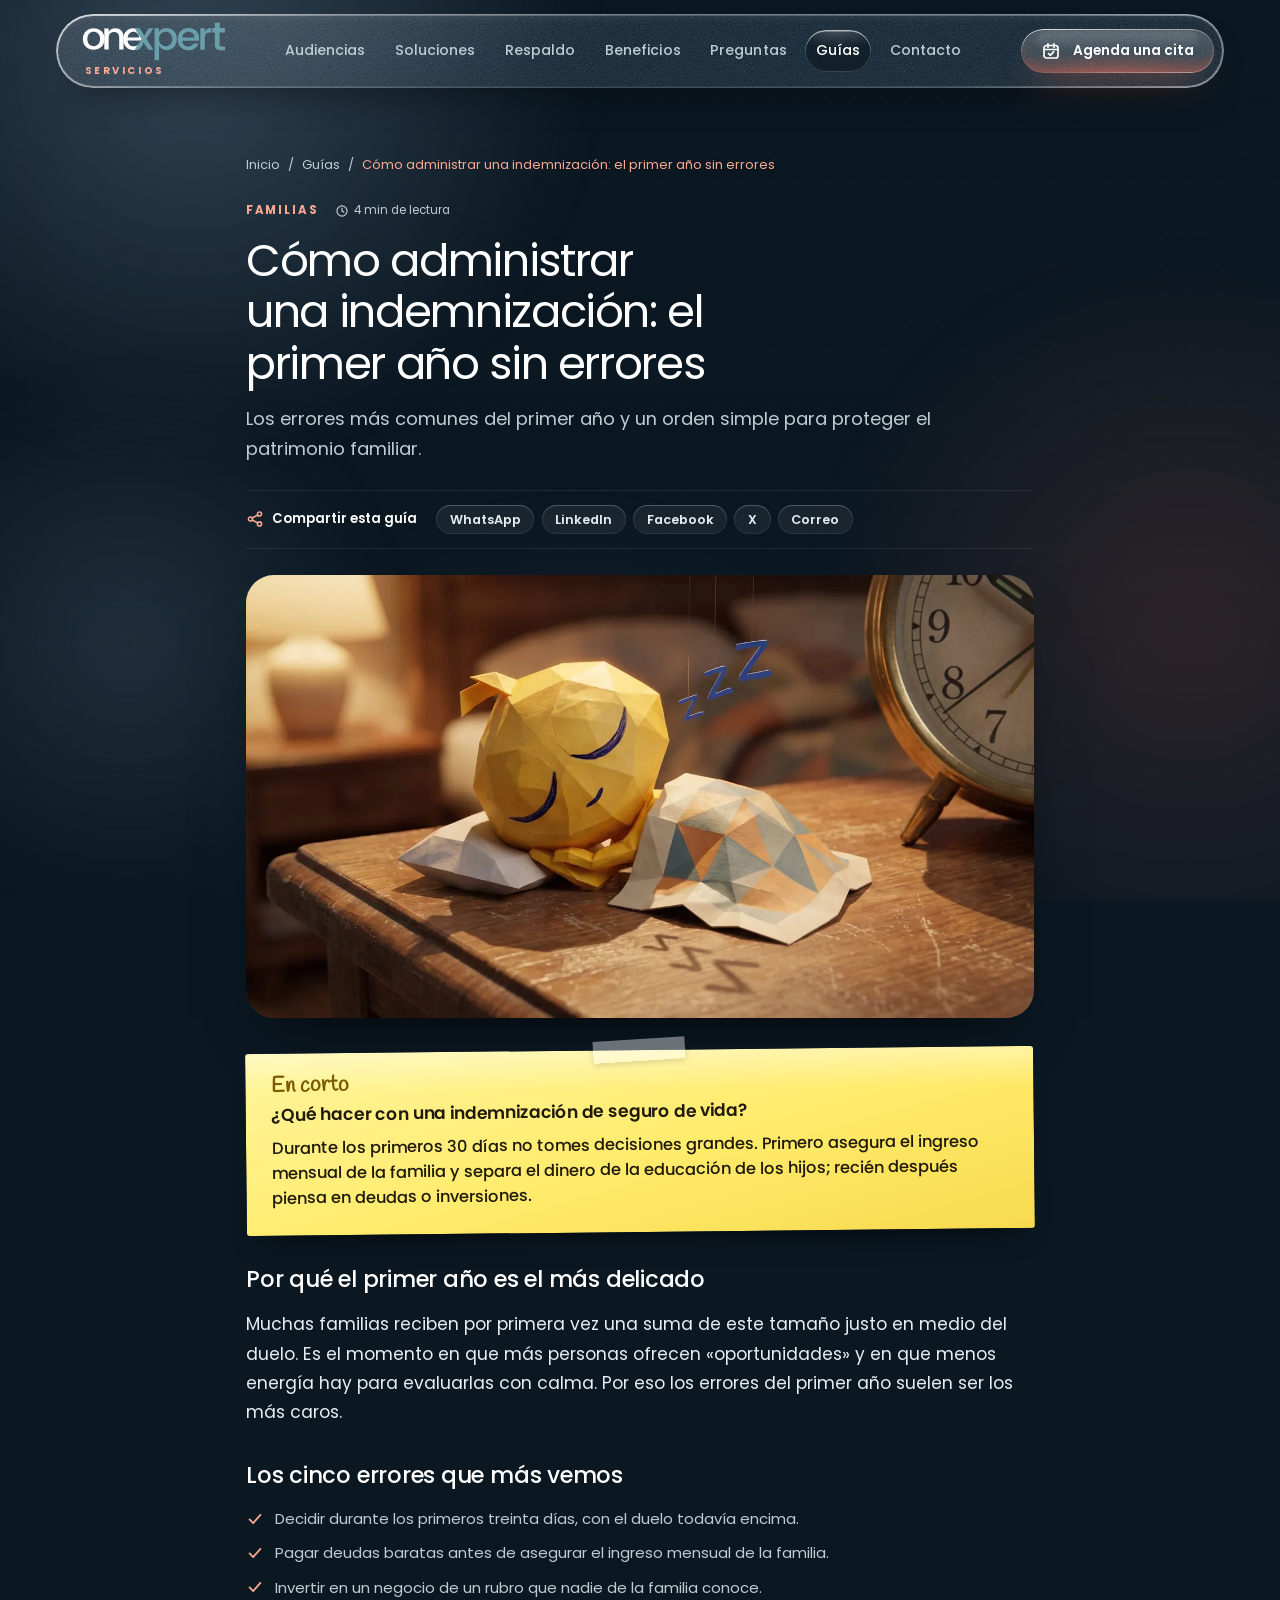
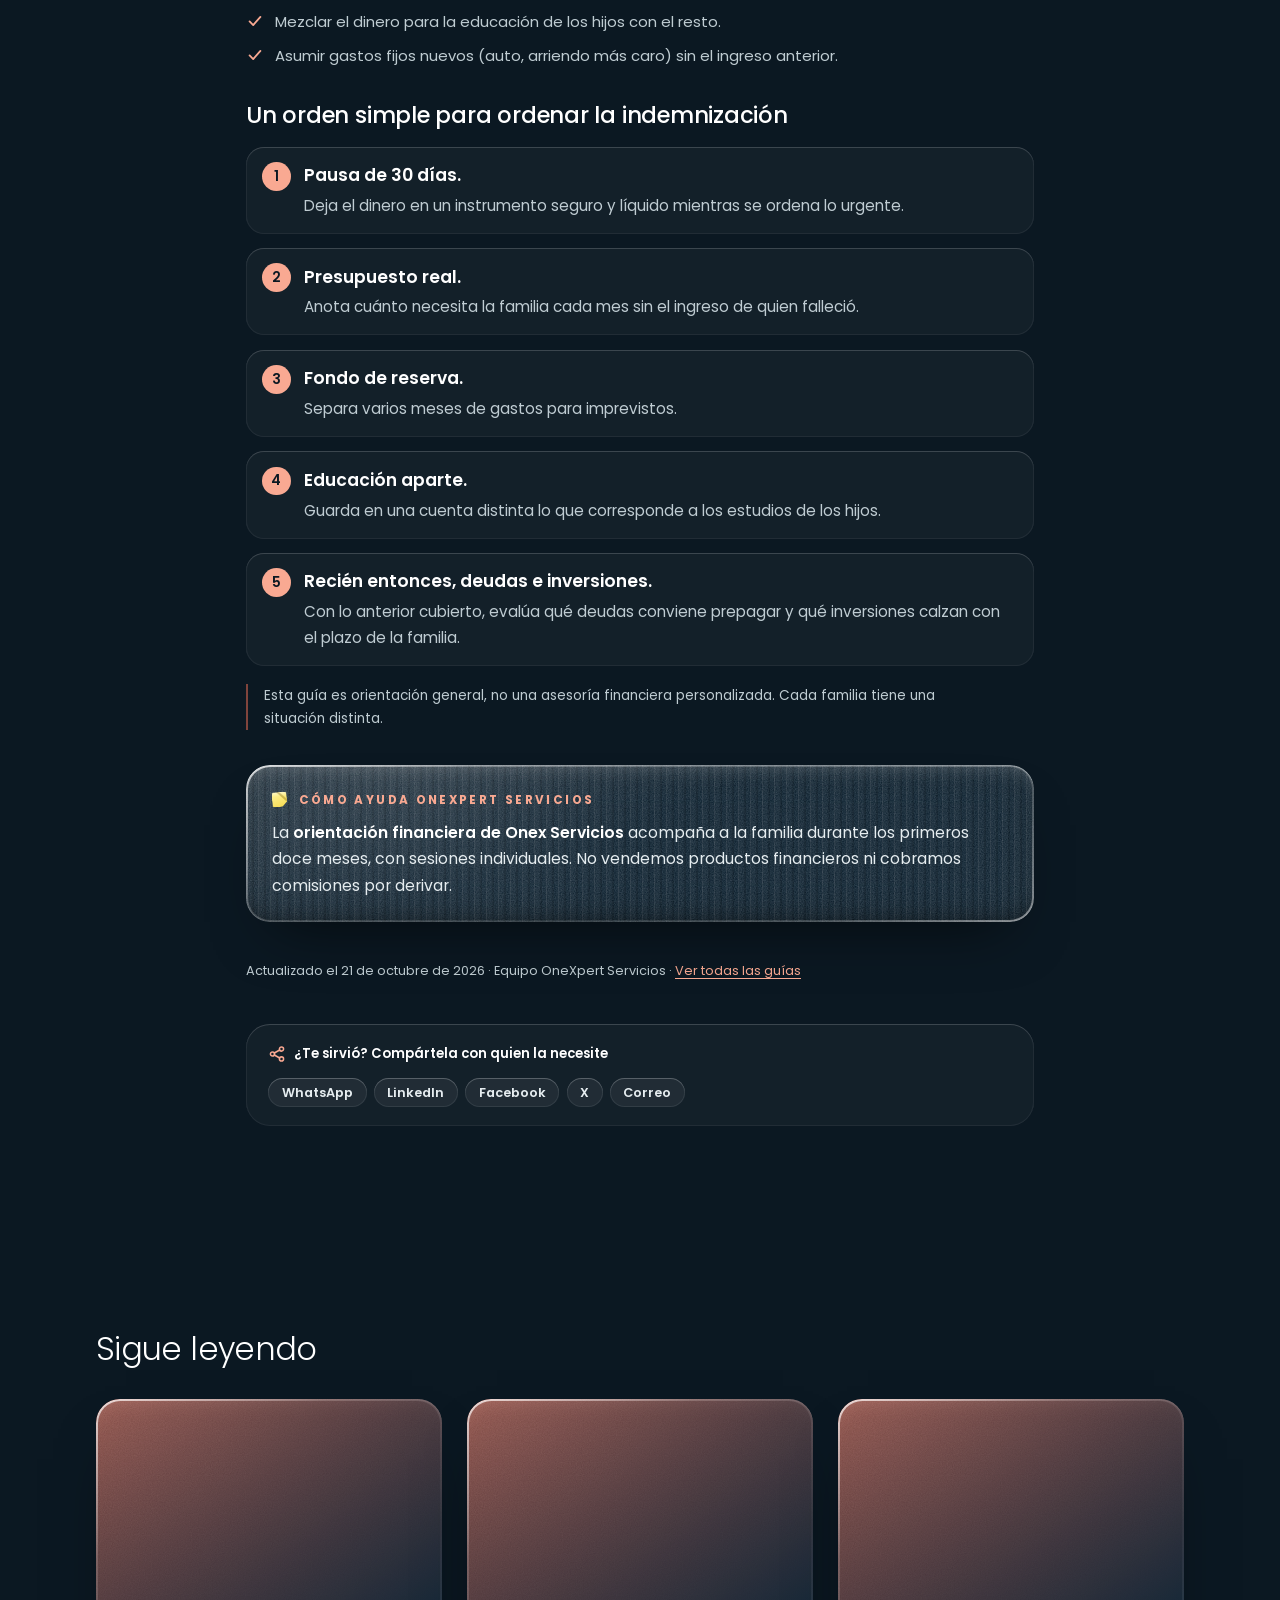
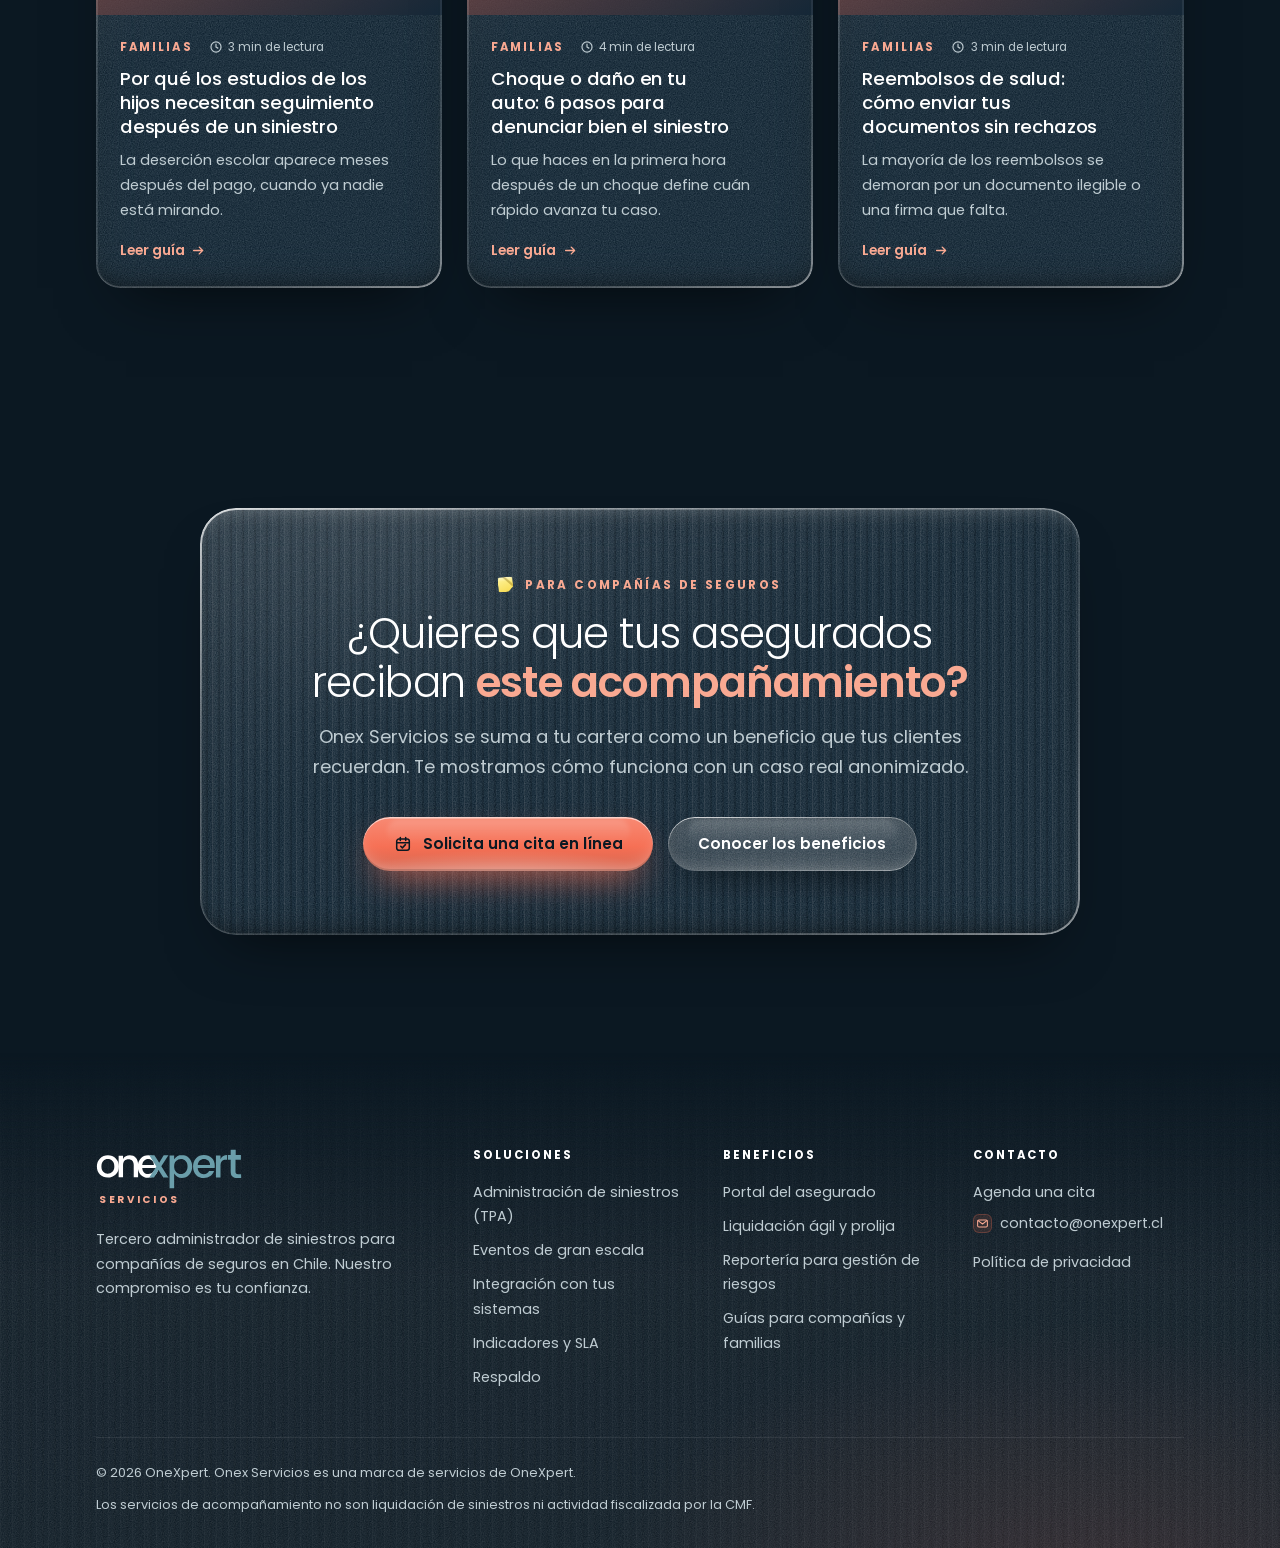
<file: onexpert_servicios2/onexpert_servicios/guias/como-administrar-una-indemnizacion/index.html>
<!DOCTYPE html>

<html lang="es-CL" data-sitio="servicios">
<head>
  <meta charset="utf-8">
  <meta name="viewport" content="width=device-width, initial-scale=1, viewport-fit=cover">

  <meta http-equiv="Content-Security-Policy" content="default-src 'none'; script-src 'self'; style-src 'self'; font-src 'self'; img-src 'self' data:; manifest-src 'self'; connect-src 'none'; base-uri 'self'; form-action 'none'; object-src 'none'; upgrade-insecure-requests">
  <meta name="referrer" content="strict-origin-when-cross-origin">

  <title>Cómo administrar una indemnización: el primer año | OneXpert</title>
  <meta name="description" content="Los errores más comunes del primer año y un orden simple para proteger el patrimonio familiar. Durante los primeros 30 días no tomes decisiones grandes.">
  <meta name="author" content="OneXpert">
  <meta name="robots" content="index, follow, max-image-preview:large, max-snippet:-1, max-video-preview:-1">
  <link rel="canonical" href="https://servicios.onexpert.cl/guias/como-administrar-una-indemnizacion/">
  <link rel="alternate" hreflang="es-CL" href="https://servicios.onexpert.cl/guias/como-administrar-una-indemnizacion/">
  <meta name="geo.region" content="CL">
  <link rel="alternate" type="text/markdown" href="https://servicios.onexpert.cl/llms.txt" title="Resumen del sitio para asistentes de IA">

  <meta property="og:type"               content="article">
  <meta property="og:locale"             content="es_CL">
  <meta property="og:site_name"          content="OneXpert Servicios">
  <meta property="og:url"                content="https://servicios.onexpert.cl/guias/como-administrar-una-indemnizacion/">
  <meta property="og:title"              content="Cómo administrar una indemnización: el primer año sin errores">
  <meta property="og:description"        content="Los errores más comunes del primer año y un orden simple para proteger el patrimonio familiar.">
  <meta property="og:image"              content="https://kreatividademocional.com/servicio/imagenes/social/guias/como-administrar-una-indemnizacion.jpg?v=1">
  <meta property="og:image:secure_url"   content="https://kreatividademocional.com/servicio/imagenes/social/guias/como-administrar-una-indemnizacion.jpg?v=1">
  <meta property="og:image:type"         content="image/jpeg">
  <meta property="og:image:width"        content="1200">
  <meta property="og:image:height"       content="630">
  <meta property="og:image:alt"          content="Personaje de papel amarillo durmiendo junto a un reloj: antes de decidir qué hacer con una indemnización, date tiempo">
  <meta property="article:published_time" content="2026-10-14">
  <meta property="article:modified_time"  content="2026-10-21">
  <meta property="article:section"        content="Familias">
  <meta property="article:tag"            content="indemnización seguro de vida">
  <meta property="article:tag"            content="qué hacer con una indemnización">
  <meta property="article:tag"            content="administrar dinero después de un fallecimiento">
  <meta name="twitter:card"              content="summary_large_image">
  <meta name="twitter:title"             content="Cómo administrar una indemnización: el primer año sin errores">
  <meta name="twitter:description"       content="Los errores más comunes del primer año y un orden simple para proteger el patrimonio familiar.">
  <meta name="twitter:image"             content="https://kreatividademocional.com/servicio/imagenes/social/guias/como-administrar-una-indemnizacion.jpg?v=1">
  <meta name="twitter:image:alt"         content="Personaje de papel amarillo durmiendo junto a un reloj: antes de decidir qué hacer con una indemnización, date tiempo">

  <link rel="icon" href="../../imagenes/favicon/favicon.ico" sizes="32x32">
  <link rel="icon" href="../../imagenes/favicon/favicon-96x96.png" sizes="96x96" type="image/png">
  <link rel="icon" href="../../imagenes/favicon/favicon.svg" type="image/svg+xml">
  <link rel="apple-touch-icon" href="../../imagenes/favicon/apple-touch-icon.png">
  <link rel="manifest" href="../../site.webmanifest">
  <meta name="theme-color" content="#152838">

  <link rel="stylesheet" href="../../css/00-fuentes.css">

  <link rel="stylesheet" href="../../css/01-tokens.css">
  <link rel="stylesheet" href="../../css/02-base.css">
  <link rel="stylesheet" href="../../css/03-vidrio.css">
  <link rel="stylesheet" href="../../css/04-componentes.css">
  <link rel="stylesheet" href="../../css/05-secciones.css">
  <link rel="stylesheet" href="../../css/06-estatico.css">
  <link rel="stylesheet" href="../../css/07-guias.css">

  <script type="application/ld+json">
  {
    "@context": "https://schema.org",
    "@graph": [
      {
        "@type": "BlogPosting",
        "@id": "https://servicios.onexpert.cl/guias/como-administrar-una-indemnizacion/#articulo",
        "url": "https://servicios.onexpert.cl/guias/como-administrar-una-indemnizacion/",
        "mainEntityOfPage": "https://servicios.onexpert.cl/guias/como-administrar-una-indemnizacion/",
        "headline": "Cómo administrar una indemnización: el primer año sin errores",
        "description": "Los errores más comunes del primer año y un orden simple para proteger el patrimonio familiar.",
        "abstract": "Durante los primeros 30 días no tomes decisiones grandes. Primero asegura el ingreso mensual de la familia y separa el dinero de la educación de los hijos; recién después piensa en deudas o inversiones.",
        "image": [
          {
            "@type": "ImageObject",
            "url": "https://servicios.onexpert.cl/imagenes/social/guias/como-administrar-una-indemnizacion.jpg",
            "width": 1200,
            "height": 630
          },
          "https://servicios.onexpert.cl/imagenes/guias/guia-indemnizacion.jpg"
        ],
        "articleSection": "Familias",
        "keywords": "indemnización seguro de vida, qué hacer con una indemnización, administrar dinero después de un fallecimiento",
        "inLanguage": "es-CL",
        "datePublished": "2026-10-14",
        "dateModified": "2026-10-21",
        "timeRequired": "PT4M",
        "author": {
          "@type": "Organization",
          "@id": "https://servicios.onexpert.cl/#organizacion",
          "name": "OneXpert Servicios"
        },
        "publisher": {
          "@type": "Organization",
          "@id": "https://servicios.onexpert.cl/#organizacion",
          "name": "OneXpert",
          "logo": {
            "@type": "ImageObject",
            "url": "https://servicios.onexpert.cl/imagenes/logo/logo-onex.svg"
          }
        },
        "isPartOf": {
          "@id": "https://servicios.onexpert.cl/guias/#blog"
        }
      },
      {
        "@type": "BreadcrumbList",
        "itemListElement": [
          {
            "@type": "ListItem",
            "position": 1,
            "name": "Inicio",
            "item": "https://servicios.onexpert.cl/"
          },
          {
            "@type": "ListItem",
            "position": 2,
            "name": "Guías",
            "item": "https://servicios.onexpert.cl/guias/"
          },
          {
            "@type": "ListItem",
            "position": 3,
            "name": "Cómo administrar una indemnización: el primer año sin errores",
            "item": "https://servicios.onexpert.cl/guias/como-administrar-una-indemnizacion/"
          }
        ]
      },
      {
        "@type": "FAQPage",
        "@id": "https://servicios.onexpert.cl/guias/como-administrar-una-indemnizacion/#pregunta",
        "mainEntity": [
          {
            "@type": "Question",
            "name": "¿Qué hacer con una indemnización de seguro de vida?",
            "acceptedAnswer": {
              "@type": "Answer",
              "text": "Durante los primeros 30 días no tomes decisiones grandes. Primero asegura el ingreso mensual de la familia y separa el dinero de la educación de los hijos; recién después piensa en deudas o inversiones."
            }
          }
        ]
      }
    ]
  }
  </script>
</head>
<body class="pagina-guia">

<a class="salto" href="#contenido">Saltar al contenido principal</a>

<div class="aurora" aria-hidden="true">
  <span class="aurora__luz aurora__luz--1"></span>
  <span class="aurora__luz aurora__luz--2"></span>
  <span class="aurora__luz aurora__luz--3"></span>
  <span class="aurora__luz aurora__luz--4"></span>
  <span class="aurora__velo"></span>
  <span class="aurora__trama"></span>
</div>

<header class="cabecera" data-seccion="cabecera">
  <div class="cabecera__barra vidrio vidrio--pildora">

    <a class="logo" href="../../" aria-label="OneXpert Servicios, ir al inicio">
      
      <img class="logo__img logo__img--color" src="../../imagenes/logo/logo-onex.svg" alt="" aria-hidden="true" width="510" height="139">
      <img class="logo__img logo__img--blanco" src="../../imagenes/logo/logo-onex-blanco.svg" alt="OneXpert Servicios" width="510" height="139">
      <span class="logo__unidad">Servicios</span>
    </a>

    <nav class="nav" aria-label="Navegación principal">
      <a class="nav__enlace" href="../../#audiencias">Audiencias</a>
      <a class="nav__enlace" href="../../#soluciones">Soluciones</a>
      <a class="nav__enlace" href="../../#respaldo">Respaldo</a>
      <a class="nav__enlace" href="../../#beneficios">Beneficios</a>
      <a class="nav__enlace" href="../../#preguntas">Preguntas</a>
      <a class="nav__enlace" href="../" aria-current="page">Guías</a>
      <a class="nav__enlace" href="../../#contacto">Contacto</a>
    </nav>

    <div class="cabecera__acciones">
      
      <a class="boton boton--cita boton--chico enlace-cita" href="mailto:contacto@onexpert.cl?subject=Solicitud%20de%20cita%20OneXpert%20Servicios"><svg class="boton__icono" viewBox="0 0 20 20" fill="none" stroke="currentColor" stroke-width="1.7" stroke-linecap="round" stroke-linejoin="round" aria-hidden="true"><rect x="3" y="4.5" width="14" height="12.5" rx="2.5"/><path d="M3 8.5h14M7 2.8v3.4M13 2.8v3.4M7.5 12.5l1.8 1.8 3.4-3.6"/></svg><span class="boton__texto texto-largo" data-texto="Agenda una cita"><span>Agenda una cita</span></span><span class="boton__texto texto-corto" data-texto="Cita"><span>Cita</span></span></a>
      <button class="menu-boton" type="button" aria-expanded="false" aria-controls="panel-menu" aria-label="Abrir menú">
        <span class="menu-boton__linea"></span><span class="menu-boton__linea"></span>
      </button>
    </div>

    <span class="cabecera__progreso" aria-hidden="true"></span>
  </div>
</header>

<div class="panel-menu" id="panel-menu" inert>
  <div class="panel-menu__fondo" data-cerrar-menu></div>
  <nav class="panel-menu__cuerpo" aria-label="Menú">
    <a class="panel-menu__enlace" href="../../#audiencias">Audiencias</a>
    <a class="panel-menu__enlace" href="../../#soluciones">Soluciones</a>
    <a class="panel-menu__enlace" href="../../#respaldo">Respaldo</a>
    <a class="panel-menu__enlace" href="../../#beneficios">Beneficios</a>
    <a class="panel-menu__enlace" href="../../#preguntas">Preguntas</a>
    <a class="panel-menu__enlace" href="../" aria-current="page">Guías</a>
    <a class="panel-menu__enlace" href="../../#contacto">Contacto</a>
    <div class="panel-menu__pie">
      <a class="panel-menu__cruce" href="https://liquidadora.onexpert.cl/">Ir a OneXpert Liquidadora<svg viewBox="0 0 20 20" fill="none" stroke="currentColor" stroke-width="1.8" stroke-linecap="round" stroke-linejoin="round" aria-hidden="true"><path d="M3.5 10h12M11 5.5l4.5 4.5-4.5 4.5"/></svg></a>
      <a class="panel-menu__cruce" href="mailto:comercial@onexpert.cl">comercial@onexpert.cl<svg viewBox="0 0 20 20" fill="none" stroke="currentColor" stroke-width="1.8" stroke-linecap="round" stroke-linejoin="round" aria-hidden="true"><path d="M3.5 10h12M11 5.5l4.5 4.5-4.5 4.5"/></svg></a>
    </div>
  </nav>
</div>

<main id="contenido">

<article class="seccion seccion--transparente guia-pagina" id="como-administrar-una-indemnizacion" data-cat="Familias" aria-labelledby="guia-titulo">

  <div class="contenedor contenedor--angosto">
    <nav class="migas" aria-label="Migas de pan"><a href="../../">Inicio</a><span aria-hidden="true">/</span><a href="../">Guías</a><span aria-hidden="true">/</span><span aria-current="page">Cómo administrar una indemnización: el primer año sin errores</span></nav>

    <header class="guia-articulo__cabeza">
      <span class="guia-meta"><span class="guia-meta__cat" data-cat="Familias">Familias</span><span class="guia-meta__tiempo"><svg viewBox="0 0 20 20" fill="none" stroke="currentColor" stroke-width="1.7" stroke-linecap="round" aria-hidden="true"><circle cx="10" cy="10" r="7.2"/><path d="M10 6v4l2.6 1.6"/></svg>4 min de lectura</span></span>
      <h1 id="guia-titulo">Cómo administrar una indemnización: el primer año sin errores</h1>
      <p class="bajada">Los errores más comunes del primer año y un orden simple para proteger el patrimonio familiar.</p>
    </header>

      <div class="compartir compartir--arriba" data-compartir data-url="https://servicios.onexpert.cl/guias/como-administrar-una-indemnizacion/" data-titulo="Cómo administrar una indemnización: el primer año sin errores · Guías OneXpert Servicios">
        <p class="compartir__titulo"><svg viewBox="0 0 20 20" fill="none" stroke="currentColor" stroke-width="1.7" stroke-linecap="round" stroke-linejoin="round" aria-hidden="true"><circle cx="15" cy="4.5" r="2.3"/><circle cx="5" cy="10" r="2.3"/><circle cx="15" cy="15.5" r="2.3"/><path d="m7 8.9 6-3.3M7 11.1l6 3.3"/></svg><span>Compartir esta guía</span></p>
        <div class="compartir__acciones">
          <a class="compartir__red" data-red="whatsapp" href="https://wa.me/?text=C%C3%B3mo%20administrar%20una%20indemnizaci%C3%B3n%3A%20el%20primer%20a%C3%B1o%20sin%20errores%20%C2%B7%20Gu%C3%ADas%20OneXpert%20Servicios%20https%3A%2F%2Fservicios.onexpert.cl%2Fguias%2Fcomo-administrar-una-indemnizacion%2F" target="_blank" rel="noopener noreferrer">WhatsApp</a>
          <a class="compartir__red" data-red="linkedin" href="https://www.linkedin.com/sharing/share-offsite/?url=https%3A%2F%2Fservicios.onexpert.cl%2Fguias%2Fcomo-administrar-una-indemnizacion%2F" target="_blank" rel="noopener noreferrer">LinkedIn</a>
          <a class="compartir__red" data-red="facebook" href="https://www.facebook.com/sharer/sharer.php?u=https%3A%2F%2Fservicios.onexpert.cl%2Fguias%2Fcomo-administrar-una-indemnizacion%2F" target="_blank" rel="noopener noreferrer">Facebook</a>
          <a class="compartir__red" data-red="x" href="https://twitter.com/intent/tweet?url=https%3A%2F%2Fservicios.onexpert.cl%2Fguias%2Fcomo-administrar-una-indemnizacion%2F&amp;text=C%C3%B3mo%20administrar%20una%20indemnizaci%C3%B3n%3A%20el%20primer%20a%C3%B1o%20sin%20errores%20%C2%B7%20Gu%C3%ADas%20OneXpert%20Servicios" target="_blank" rel="noopener noreferrer">X</a>
          <a class="compartir__red" data-red="correo" href="mailto:?subject=C%C3%B3mo%20administrar%20una%20indemnizaci%C3%B3n%3A%20el%20primer%20a%C3%B1o%20sin%20errores%20%C2%B7%20Gu%C3%ADas%20OneXpert%20Servicios&amp;body=Los%20errores%20m%C3%A1s%20comunes%20del%20primer%20a%C3%B1o%20y%20un%20orden%20simple%20para%20proteger%20el%20patrimonio%20familiar.%20https%3A%2F%2Fservicios.onexpert.cl%2Fguias%2Fcomo-administrar-una-indemnizacion%2F">Correo</a>
        </div>
      </div>

    <figure class="guia-articulo__foto">
      <picture>
        <source srcset="../../imagenes/guias/guia-indemnizacion.webp" type="image/webp">
        <img src="../../imagenes/guias/guia-indemnizacion.jpg" alt="Personaje de papel amarillo durmiendo junto a un reloj: antes de decidir qué hacer con una indemnización, date tiempo" width="1400" height="782" fetchpriority="high" decoding="async">
      </picture>
    </figure>

    <div class="guia-articulo__cuerpo">
        
        <aside aria-label="En corto" class="guia-corto">
        <p class="guia-corto__rotulo">En corto</p>
        <h2 class="guia-corto__pregunta">¿Qué hacer con una indemnización de seguro de vida?</h2>
        <p>Durante los primeros 30 días no tomes decisiones grandes. Primero asegura el ingreso mensual de la familia y separa el dinero de la educación de los hijos; recién después piensa en deudas o inversiones.</p>
        </aside>
        <h3>Por qué el primer año es el más delicado</h3>
        <p>Muchas familias reciben por primera vez una suma de este tamaño justo en medio del duelo. Es el momento en que más personas ofrecen «oportunidades» y en que menos energía hay para evaluarlas con calma. Por eso los errores del primer año suelen ser los más caros.</p>
        <h3>Los cinco errores que más vemos</h3>
        <ul class="lista-check"><li><svg aria-hidden="true" fill="none" stroke="currentColor" stroke-linecap="round" stroke-linejoin="round" stroke-width="2" viewbox="0 0 20 20"><path d="m4 10.5 4 4 8-9"></path></svg><span>Decidir durante los primeros treinta días, con el duelo todavía encima.</span></li><li><svg aria-hidden="true" fill="none" stroke="currentColor" stroke-linecap="round" stroke-linejoin="round" stroke-width="2" viewbox="0 0 20 20"><path d="m4 10.5 4 4 8-9"></path></svg><span>Pagar deudas baratas antes de asegurar el ingreso mensual de la familia.</span></li><li><svg aria-hidden="true" fill="none" stroke="currentColor" stroke-linecap="round" stroke-linejoin="round" stroke-width="2" viewbox="0 0 20 20"><path d="m4 10.5 4 4 8-9"></path></svg><span>Invertir en un negocio de un rubro que nadie de la familia conoce.</span></li><li><svg aria-hidden="true" fill="none" stroke="currentColor" stroke-linecap="round" stroke-linejoin="round" stroke-width="2" viewbox="0 0 20 20"><path d="m4 10.5 4 4 8-9"></path></svg><span>Mezclar el dinero para la educación de los hijos con el resto.</span></li><li><svg aria-hidden="true" fill="none" stroke="currentColor" stroke-linecap="round" stroke-linejoin="round" stroke-width="2" viewbox="0 0 20 20"><path d="m4 10.5 4 4 8-9"></path></svg><span>Asumir gastos fijos nuevos (auto, arriendo más caro) sin el ingreso anterior.</span></li></ul>
        <h3>Un orden simple para ordenar la indemnización</h3>
        <ol class="guia-pasos"><li><b>Pausa de 30 días.</b><span>Deja el dinero en un instrumento seguro y líquido mientras se ordena lo urgente.</span></li><li><b>Presupuesto real.</b><span>Anota cuánto necesita la familia cada mes sin el ingreso de quien falleció.</span></li><li><b>Fondo de reserva.</b><span>Separa varios meses de gastos para imprevistos.</span></li><li><b>Educación aparte.</b><span>Guarda en una cuenta distinta lo que corresponde a los estudios de los hijos.</span></li><li><b>Recién entonces, deudas e inversiones.</b><span>Con lo anterior cubierto, evalúa qué deudas conviene prepagar y qué inversiones calzan con el plazo de la familia.</span></li></ol>
        <p class="guia-nota">Esta guía es orientación general, no una asesoría financiera personalizada. Cada familia tiene una situación distinta.</p>
        <aside aria-label="Cómo ayuda Onex Servicios" class="guia-onex vidrio vidrio--acanalado">
        <p class="rotulo">Cómo ayuda OneXpert Servicios</p>
        <p>La <b>orientación financiera de Onex Servicios</b> acompaña a la familia durante los primeros doce meses, con sesiones individuales. No vendemos productos financieros ni cobramos comisiones por derivar.</p>
        </aside>
      <p class="guia-articulo__pie"><time datetime="2026-10-21">Actualizado el 21 de octubre de 2026</time> · Equipo OneXpert Servicios · <a href="../">Ver todas las guías</a></p>
    </div>

      <div class="compartir compartir--abajo" data-compartir data-url="https://servicios.onexpert.cl/guias/como-administrar-una-indemnizacion/" data-titulo="Cómo administrar una indemnización: el primer año sin errores · Guías OneXpert Servicios">
        <p class="compartir__titulo"><svg viewBox="0 0 20 20" fill="none" stroke="currentColor" stroke-width="1.7" stroke-linecap="round" stroke-linejoin="round" aria-hidden="true"><circle cx="15" cy="4.5" r="2.3"/><circle cx="5" cy="10" r="2.3"/><circle cx="15" cy="15.5" r="2.3"/><path d="m7 8.9 6-3.3M7 11.1l6 3.3"/></svg><span>¿Te sirvió? Compártela con quien la necesite</span></p>
        <div class="compartir__acciones">
          <a class="compartir__red" data-red="whatsapp" href="https://wa.me/?text=C%C3%B3mo%20administrar%20una%20indemnizaci%C3%B3n%3A%20el%20primer%20a%C3%B1o%20sin%20errores%20%C2%B7%20Gu%C3%ADas%20OneXpert%20Servicios%20https%3A%2F%2Fservicios.onexpert.cl%2Fguias%2Fcomo-administrar-una-indemnizacion%2F" target="_blank" rel="noopener noreferrer">WhatsApp</a>
          <a class="compartir__red" data-red="linkedin" href="https://www.linkedin.com/sharing/share-offsite/?url=https%3A%2F%2Fservicios.onexpert.cl%2Fguias%2Fcomo-administrar-una-indemnizacion%2F" target="_blank" rel="noopener noreferrer">LinkedIn</a>
          <a class="compartir__red" data-red="facebook" href="https://www.facebook.com/sharer/sharer.php?u=https%3A%2F%2Fservicios.onexpert.cl%2Fguias%2Fcomo-administrar-una-indemnizacion%2F" target="_blank" rel="noopener noreferrer">Facebook</a>
          <a class="compartir__red" data-red="x" href="https://twitter.com/intent/tweet?url=https%3A%2F%2Fservicios.onexpert.cl%2Fguias%2Fcomo-administrar-una-indemnizacion%2F&amp;text=C%C3%B3mo%20administrar%20una%20indemnizaci%C3%B3n%3A%20el%20primer%20a%C3%B1o%20sin%20errores%20%C2%B7%20Gu%C3%ADas%20OneXpert%20Servicios" target="_blank" rel="noopener noreferrer">X</a>
          <a class="compartir__red" data-red="correo" href="mailto:?subject=C%C3%B3mo%20administrar%20una%20indemnizaci%C3%B3n%3A%20el%20primer%20a%C3%B1o%20sin%20errores%20%C2%B7%20Gu%C3%ADas%20OneXpert%20Servicios&amp;body=Los%20errores%20m%C3%A1s%20comunes%20del%20primer%20a%C3%B1o%20y%20un%20orden%20simple%20para%20proteger%20el%20patrimonio%20familiar.%20https%3A%2F%2Fservicios.onexpert.cl%2Fguias%2Fcomo-administrar-una-indemnizacion%2F">Correo</a>
        </div>
      </div>
  </div>

</article>

<section class="seccion seccion--transparente guias-relacionadas" aria-labelledby="relacionadas-titulo">
  <div class="contenedor">
    <h2 class="guias-barra__titulo" id="relacionadas-titulo">Sigue leyendo</h2>
    <div class="guias-rejilla">

        <article class="guia-tarjeta vidrio" data-cat="Familias">
          <a class="guia-tarjeta__enlace" href="../estudios-de-los-hijos-despues-de-un-siniestro/">
            <figure class="guia-tarjeta__foto">
              <picture>
                <source srcset="../../imagenes/guias/guia-estudios.webp" type="image/webp">
                <img src="../../imagenes/guias/guia-estudios.jpg" alt="Personaje de papel amarillo con lentes leyendo un libro en una sala de clases" width="1400" height="782" loading="lazy" decoding="async">
              </picture>
            </figure>
            <div class="guia-tarjeta__cuerpo">
              <span class="guia-meta"><span class="guia-meta__cat" data-cat="Familias">Familias</span><span class="guia-meta__tiempo"><svg viewBox="0 0 20 20" fill="none" stroke="currentColor" stroke-width="1.7" stroke-linecap="round" aria-hidden="true"><circle cx="10" cy="10" r="7.2"/><path d="M10 6v4l2.6 1.6"/></svg>3 min de lectura</span></span>
              <h3>Por qué los estudios de los hijos necesitan seguimiento después de un siniestro</h3>
              <p>La deserción escolar aparece meses después del pago, cuando ya nadie está mirando.</p>
              <span class="guia-tarjeta__leer">Leer guía<svg viewBox="0 0 20 20" fill="none" stroke="currentColor" stroke-width="1.8" stroke-linecap="round" stroke-linejoin="round" aria-hidden="true"><path d="M3.5 10h12M11 5.5l4.5 4.5-4.5 4.5"/></svg></span>
            </div>
          </a>
        </article>

        <article class="guia-tarjeta vidrio" data-cat="Familias">
          <a class="guia-tarjeta__enlace" href="../que-hacer-despues-de-un-choque/">
            <figure class="guia-tarjeta__foto">
              <picture>
                <source srcset="../../imagenes/guias/guia-choque-auto.webp" type="image/webp">
                <img src="../../imagenes/guias/guia-choque-auto.jpg" alt="Personaje de papel amarillo con lentes pensando junto a un auto azul, con una ampolleta encendida sobre su cabeza" width="1400" height="782" loading="lazy" decoding="async">
              </picture>
            </figure>
            <div class="guia-tarjeta__cuerpo">
              <span class="guia-meta"><span class="guia-meta__cat" data-cat="Familias">Familias</span><span class="guia-meta__tiempo"><svg viewBox="0 0 20 20" fill="none" stroke="currentColor" stroke-width="1.7" stroke-linecap="round" aria-hidden="true"><circle cx="10" cy="10" r="7.2"/><path d="M10 6v4l2.6 1.6"/></svg>4 min de lectura</span></span>
              <h3>Choque o daño en tu auto: 6 pasos para denunciar bien el siniestro</h3>
              <p>Lo que haces en la primera hora después de un choque define cuán rápido avanza tu caso.</p>
              <span class="guia-tarjeta__leer">Leer guía<svg viewBox="0 0 20 20" fill="none" stroke="currentColor" stroke-width="1.8" stroke-linecap="round" stroke-linejoin="round" aria-hidden="true"><path d="M3.5 10h12M11 5.5l4.5 4.5-4.5 4.5"/></svg></span>
            </div>
          </a>
        </article>

        <article class="guia-tarjeta vidrio" data-cat="Familias">
          <a class="guia-tarjeta__enlace" href="../reembolsos-de-salud-sin-rechazos/">
            <figure class="guia-tarjeta__foto">
              <picture>
                <source srcset="../../imagenes/guias/guia-reembolso-salud.webp" type="image/webp">
                <img src="../../imagenes/guias/guia-reembolso-salud.jpg" alt="Personaje de papel amarillo vestido de doctor con una tablilla junto a una persona que descansa en cama" width="1400" height="782" loading="lazy" decoding="async">
              </picture>
            </figure>
            <div class="guia-tarjeta__cuerpo">
              <span class="guia-meta"><span class="guia-meta__cat" data-cat="Familias">Familias</span><span class="guia-meta__tiempo"><svg viewBox="0 0 20 20" fill="none" stroke="currentColor" stroke-width="1.7" stroke-linecap="round" aria-hidden="true"><circle cx="10" cy="10" r="7.2"/><path d="M10 6v4l2.6 1.6"/></svg>3 min de lectura</span></span>
              <h3>Reembolsos de salud: cómo enviar tus documentos sin rechazos</h3>
              <p>La mayoría de los reembolsos se demoran por un documento ilegible o una firma que falta.</p>
              <span class="guia-tarjeta__leer">Leer guía<svg viewBox="0 0 20 20" fill="none" stroke="currentColor" stroke-width="1.8" stroke-linecap="round" stroke-linejoin="round" aria-hidden="true"><path d="M3.5 10h12M11 5.5l4.5 4.5-4.5 4.5"/></svg></span>
            </div>
          </a>
        </article>

    </div>
  </div>
</section>

<section class="seccion seccion--transparente seccion--llamado" aria-labelledby="llamado-titulo">
  <div class="contenedor">
    <div class="llamado vidrio vidrio--acanalado">
      <p class="rotulo">Para compañías de seguros</p>
      <h2 class="titular" id="llamado-titulo">¿Quieres que tus asegurados reciban <b>este acompañamiento?</b></h2>
      <p class="bajada">Onex Servicios se suma a tu cartera como un beneficio que tus clientes recuerdan. Te mostramos cómo funciona con un caso real anonimizado.</p>
      <div class="botones">
        <a class="boton boton--accion enlace-cita" href="mailto:contacto@onexpert.cl?subject=Solicitud%20de%20cita%20OneXpert%20Servicios"><svg class="boton__icono" viewBox="0 0 20 20" fill="none" stroke="currentColor" stroke-width="1.7" stroke-linecap="round" stroke-linejoin="round" aria-hidden="true"><rect x="3" y="4.5" width="14" height="12.5" rx="2.5"/><path d="M3 8.5h14M7 2.8v3.4M13 2.8v3.4M7.5 12.5l1.8 1.8 3.4-3.6"/></svg><span class="boton__texto" data-texto="Solicita una cita en línea"><span>Solicita una cita en línea</span></span></a>
        <a class="boton boton--vidrio" href="../../#beneficios"><span class="boton__texto" data-texto="Conocer los beneficios"><span>Conocer los beneficios</span></span></a>
      </div>
    </div>
  </div>
</section>

</main>

<footer class="pie" data-seccion="pie">

  <div class="pie__textura" aria-hidden="true">
    <img src="../../video/textura-pie-poster.jpg" alt="" width="1280" height="720" loading="lazy" decoding="async">
  </div>

  <div class="contenedor">
    <div class="pie__rejilla">

      <div class="pie__marca">
        <a class="logo" href="../../" aria-label="OneXpert Servicios, ir al inicio">
          <img class="logo__img logo__img--color" src="../../imagenes/logo/logo-onex.svg" alt="" aria-hidden="true" width="510" height="139">
          <img class="logo__img logo__img--blanco" src="../../imagenes/logo/logo-onex-blanco.svg" alt="OneXpert Servicios" width="510" height="139">
          <span class="logo__unidad">Servicios</span>
        </a>
        <p>Tercero administrador de siniestros para compañías de seguros en Chile. Nuestro compromiso es tu confianza.</p>
      </div>

      <div>
        <h4>Soluciones</h4>
        <ul>
          <li><a href="../../#gestion-de-siniestros">Administración de siniestros (TPA)</a></li>
          <li><a href="../../#catastrofes">Eventos de gran escala</a></li>
          <li><a href="../../#enlaces-tecnologicos">Integración con tus sistemas</a></li>
          <li><a href="../../#indicadores">Indicadores y SLA</a></li>
          <li><a href="../../#respaldo">Respaldo</a></li>
        </ul>
      </div>

      <div>
        <h4>Beneficios</h4>
        <ul>
          <li><a href="../../#portal-del-asegurado">Portal del asegurado</a></li>
          <li><a href="../../#liquidacion-agil">Liquidación ágil y prolija</a></li>
          <li><a href="../../#reporteria-gestion-riesgos">Reportería para gestión de riesgos</a></li>
          <li><a href="../">Guías para compañías y familias</a></li>
        </ul>
      </div>

      <div>
        <h4>Contacto</h4>
        <ul>
          <li><a class="enlace-cita" href="mailto:contacto@onexpert.cl?subject=Solicitud%20de%20cita%20OneXpert%20Servicios">Agenda una cita</a></li>
          <li>
            <a class="pie__correo" href="mailto:comercial@onexpert.cl" aria-describedby="ayuda-comercial"><svg class="pie__icono" viewBox="0 0 20 20" fill="none" stroke="currentColor" stroke-width="1.6" stroke-linecap="round" stroke-linejoin="round" aria-hidden="true"><rect x="2.5" y="4.5" width="15" height="11" rx="2"/><path d="m3.2 5.6 6.8 5.2 6.8-5.2"/></svg>contacto@onexpert.cl</a>
            <span class="ayuda" id="ayuda-comercial" role="tooltip">Para compañías de seguros, corredores y sponsors: cotizaciones, demostraciones y alianzas. Lunes a viernes, 9:00 a 18:00 h.</span>
          </li>
          
          <li><a href="../../privacidad/">Política de privacidad</a></li>
        </ul>
      </div>

    </div>

    <div class="pie__legal">
      <span>© 2026 OneXpert. Onex Servicios es una marca de servicios de OneXpert.</span>
      <span>Los servicios de acompañamiento no son liquidación de siniestros ni actividad fiscalizada por la CMF.</span>
    </div>
  </div>
</footer>

<script src="../../js/sitio.js" defer></script>
</body>
</html>
</file>
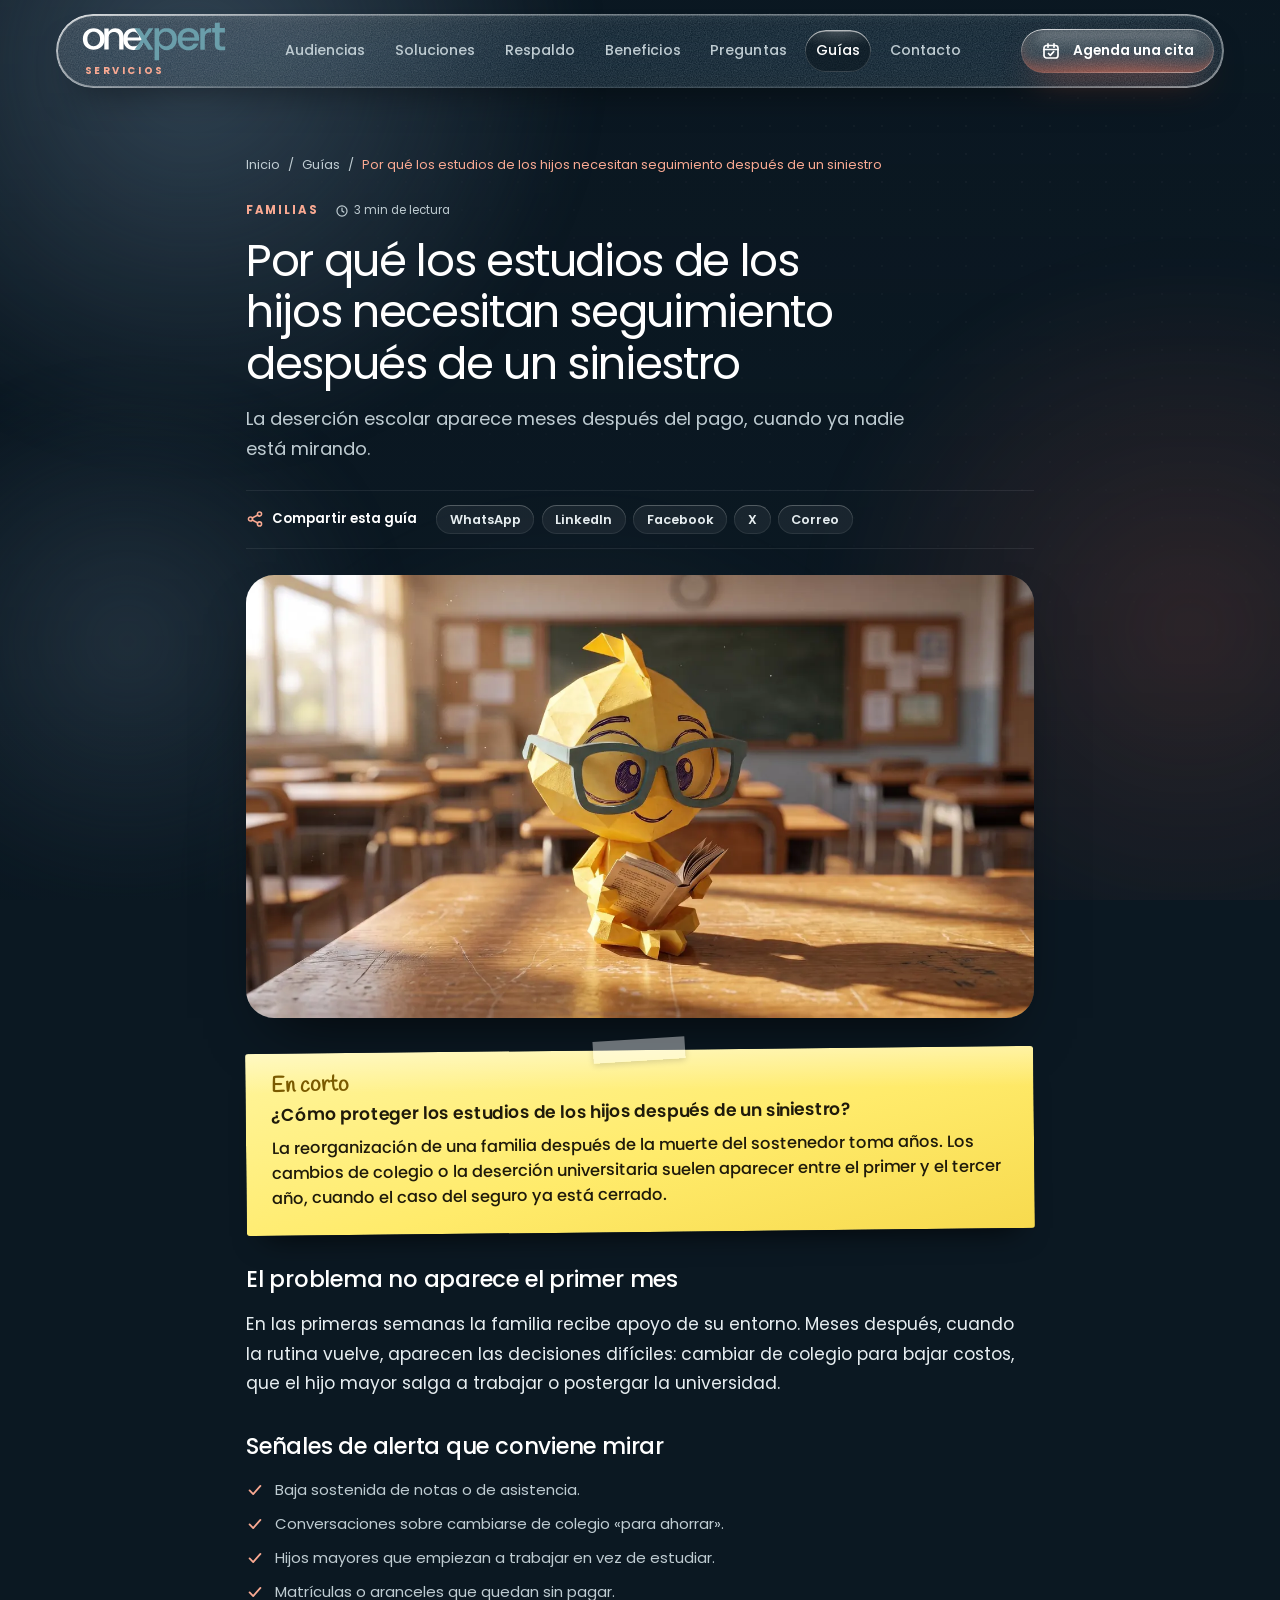
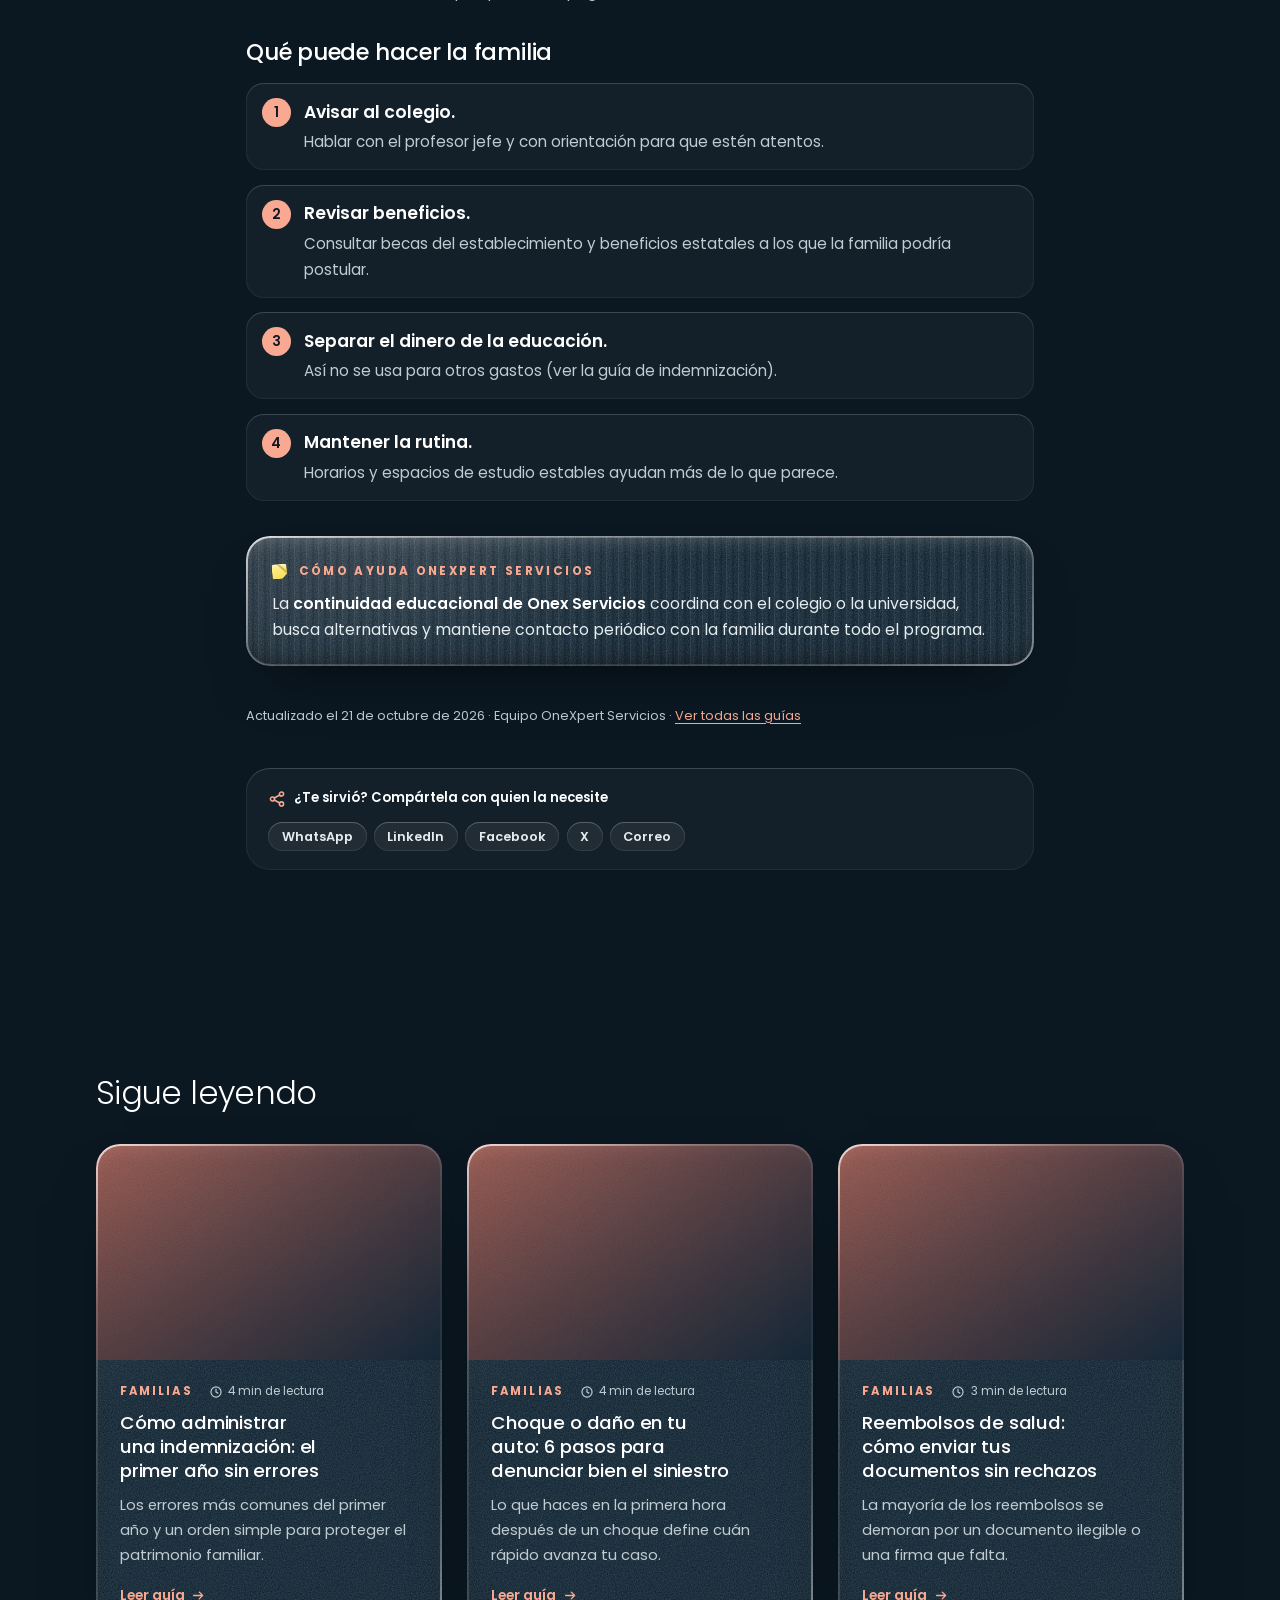
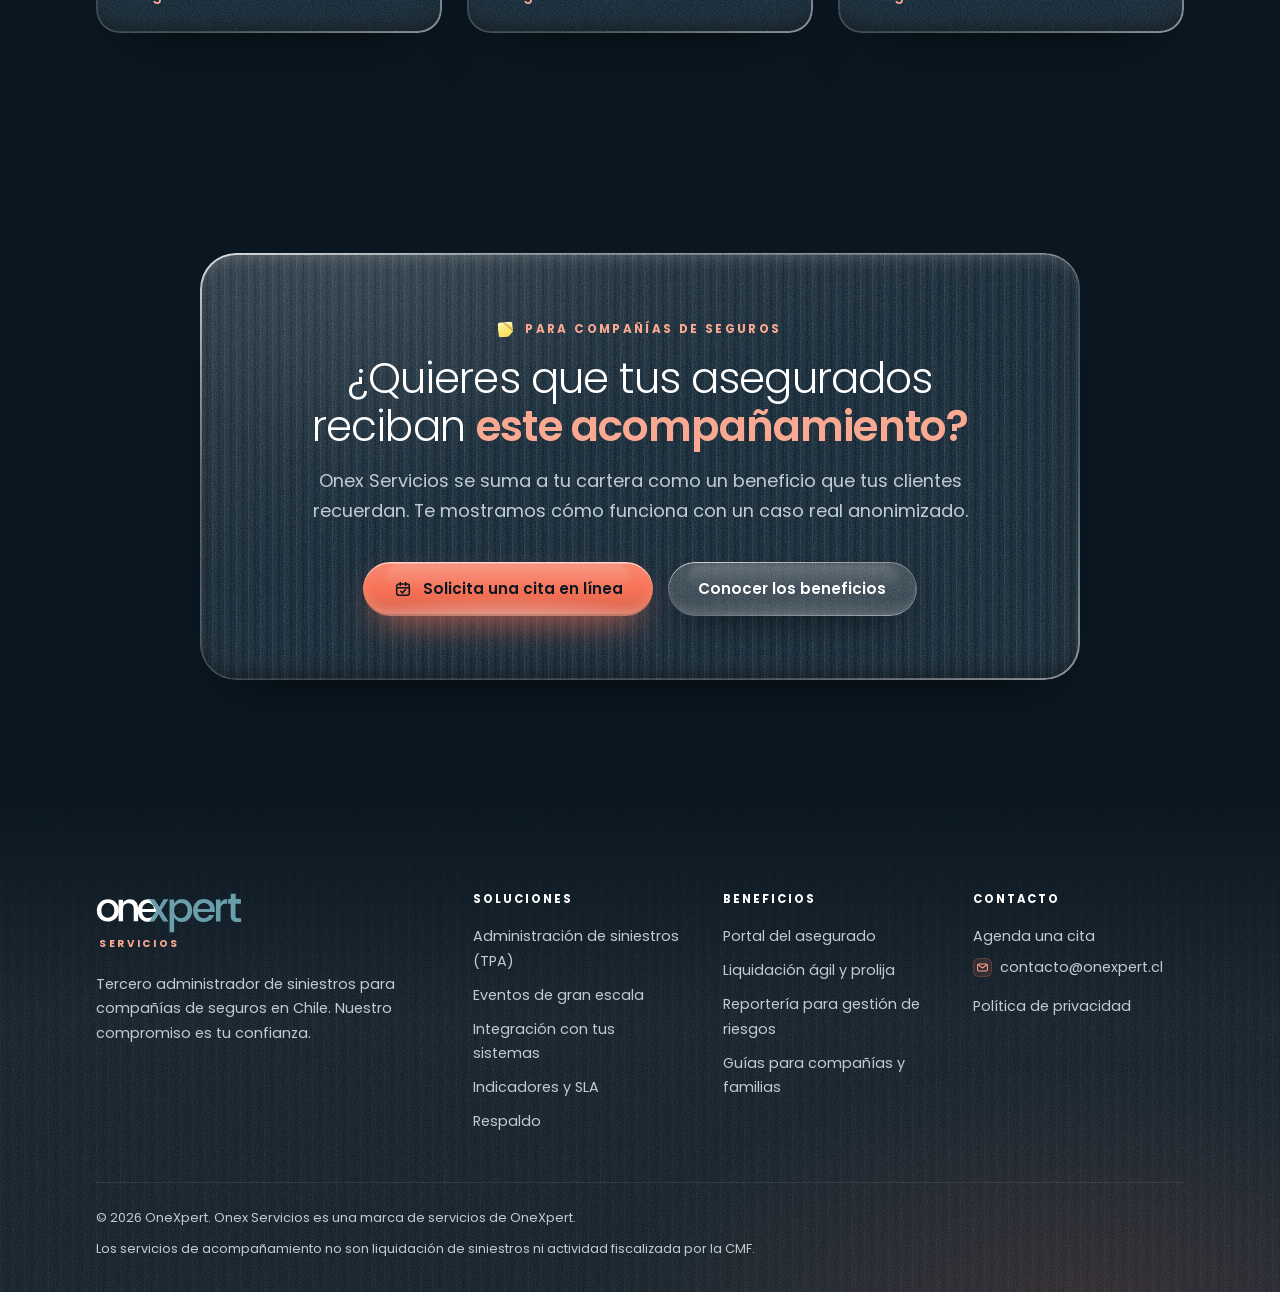
<file: onexpert_servicios2/onexpert_servicios/guias/estudios-de-los-hijos-despues-de-un-siniestro/index.html>
<!DOCTYPE html>

<html lang="es-CL" data-sitio="servicios">
<head>
  <meta charset="utf-8">
  <meta name="viewport" content="width=device-width, initial-scale=1, viewport-fit=cover">

  <meta http-equiv="Content-Security-Policy" content="default-src 'none'; script-src 'self'; style-src 'self'; font-src 'self'; img-src 'self' data:; manifest-src 'self'; connect-src 'none'; base-uri 'self'; form-action 'none'; object-src 'none'; upgrade-insecure-requests">
  <meta name="referrer" content="strict-origin-when-cross-origin">

  <title>Estudios de los hijos después de un siniestro | OneXpert</title>
  <meta name="description" content="La deserción escolar aparece meses después del pago, cuando ya nadie está mirando. La reorganización de una familia después de la muerte del sostenedor toma años.">
  <meta name="author" content="OneXpert">
  <meta name="robots" content="index, follow, max-image-preview:large, max-snippet:-1, max-video-preview:-1">
  <link rel="canonical" href="https://servicios.onexpert.cl/guias/estudios-de-los-hijos-despues-de-un-siniestro/">
  <link rel="alternate" hreflang="es-CL" href="https://servicios.onexpert.cl/guias/estudios-de-los-hijos-despues-de-un-siniestro/">
  <meta name="geo.region" content="CL">
  <link rel="alternate" type="text/markdown" href="https://servicios.onexpert.cl/llms.txt" title="Resumen del sitio para asistentes de IA">

  <meta property="og:type"               content="article">
  <meta property="og:locale"             content="es_CL">
  <meta property="og:site_name"          content="OneXpert Servicios">
  <meta property="og:url"                content="https://servicios.onexpert.cl/guias/estudios-de-los-hijos-despues-de-un-siniestro/">
  <meta property="og:title"              content="Por qué los estudios de los hijos necesitan seguimiento después de un siniestro">
  <meta property="og:description"        content="La deserción escolar aparece meses después del pago, cuando ya nadie está mirando.">
  <meta property="og:image"              content="https://kreatividademocional.com/servicio/imagenes/social/guias/estudios-de-los-hijos-despues-de-un-siniestro.jpg?v=1">
  <meta property="og:image:secure_url"   content="https://kreatividademocional.com/servicio/imagenes/social/guias/estudios-de-los-hijos-despues-de-un-siniestro.jpg?v=1">
  <meta property="og:image:type"         content="image/jpeg">
  <meta property="og:image:width"        content="1200">
  <meta property="og:image:height"       content="630">
  <meta property="og:image:alt"          content="Personaje de papel amarillo con lentes leyendo un libro en una sala de clases">
  <meta property="article:published_time" content="2026-10-14">
  <meta property="article:modified_time"  content="2026-10-21">
  <meta property="article:section"        content="Familias">
  <meta property="article:tag"            content="deserción escolar después de un fallecimiento">
  <meta property="article:tag"            content="continuidad educacional">
  <meta property="article:tag"            content="apoyo escolar a hijos de asegurados">
  <meta name="twitter:card"              content="summary_large_image">
  <meta name="twitter:title"             content="Por qué los estudios de los hijos necesitan seguimiento después de un siniestro">
  <meta name="twitter:description"       content="La deserción escolar aparece meses después del pago, cuando ya nadie está mirando.">
  <meta name="twitter:image"             content="https://kreatividademocional.com/servicio/imagenes/social/guias/estudios-de-los-hijos-despues-de-un-siniestro.jpg?v=1">
  <meta name="twitter:image:alt"         content="Personaje de papel amarillo con lentes leyendo un libro en una sala de clases">

  <link rel="icon" href="../../imagenes/favicon/favicon.ico" sizes="32x32">
  <link rel="icon" href="../../imagenes/favicon/favicon-96x96.png" sizes="96x96" type="image/png">
  <link rel="icon" href="../../imagenes/favicon/favicon.svg" type="image/svg+xml">
  <link rel="apple-touch-icon" href="../../imagenes/favicon/apple-touch-icon.png">
  <link rel="manifest" href="../../site.webmanifest">
  <meta name="theme-color" content="#152838">

  <link rel="stylesheet" href="../../css/00-fuentes.css">

  <link rel="stylesheet" href="../../css/01-tokens.css">
  <link rel="stylesheet" href="../../css/02-base.css">
  <link rel="stylesheet" href="../../css/03-vidrio.css">
  <link rel="stylesheet" href="../../css/04-componentes.css">
  <link rel="stylesheet" href="../../css/05-secciones.css">
  <link rel="stylesheet" href="../../css/06-estatico.css">
  <link rel="stylesheet" href="../../css/07-guias.css">

  <script type="application/ld+json">
  {
    "@context": "https://schema.org",
    "@graph": [
      {
        "@type": "BlogPosting",
        "@id": "https://servicios.onexpert.cl/guias/estudios-de-los-hijos-despues-de-un-siniestro/#articulo",
        "url": "https://servicios.onexpert.cl/guias/estudios-de-los-hijos-despues-de-un-siniestro/",
        "mainEntityOfPage": "https://servicios.onexpert.cl/guias/estudios-de-los-hijos-despues-de-un-siniestro/",
        "headline": "Por qué los estudios de los hijos necesitan seguimiento después de un siniestro",
        "description": "La deserción escolar aparece meses después del pago, cuando ya nadie está mirando.",
        "abstract": "La reorganización de una familia después de la muerte del sostenedor toma años. Los cambios de colegio o la deserción universitaria suelen aparecer entre el primer y el tercer año, cuando el caso del seguro ya está cerrado.",
        "image": [
          {
            "@type": "ImageObject",
            "url": "https://servicios.onexpert.cl/imagenes/social/guias/estudios-de-los-hijos-despues-de-un-siniestro.jpg",
            "width": 1200,
            "height": 630
          },
          "https://servicios.onexpert.cl/imagenes/guias/guia-estudios.jpg"
        ],
        "articleSection": "Familias",
        "keywords": "deserción escolar después de un fallecimiento, continuidad educacional, apoyo escolar a hijos de asegurados",
        "inLanguage": "es-CL",
        "datePublished": "2026-10-14",
        "dateModified": "2026-10-21",
        "timeRequired": "PT3M",
        "author": {
          "@type": "Organization",
          "@id": "https://servicios.onexpert.cl/#organizacion",
          "name": "OneXpert Servicios"
        },
        "publisher": {
          "@type": "Organization",
          "@id": "https://servicios.onexpert.cl/#organizacion",
          "name": "OneXpert",
          "logo": {
            "@type": "ImageObject",
            "url": "https://servicios.onexpert.cl/imagenes/logo/logo-onex.svg"
          }
        },
        "isPartOf": {
          "@id": "https://servicios.onexpert.cl/guias/#blog"
        }
      },
      {
        "@type": "BreadcrumbList",
        "itemListElement": [
          {
            "@type": "ListItem",
            "position": 1,
            "name": "Inicio",
            "item": "https://servicios.onexpert.cl/"
          },
          {
            "@type": "ListItem",
            "position": 2,
            "name": "Guías",
            "item": "https://servicios.onexpert.cl/guias/"
          },
          {
            "@type": "ListItem",
            "position": 3,
            "name": "Por qué los estudios de los hijos necesitan seguimiento después de un siniestro",
            "item": "https://servicios.onexpert.cl/guias/estudios-de-los-hijos-despues-de-un-siniestro/"
          }
        ]
      },
      {
        "@type": "FAQPage",
        "@id": "https://servicios.onexpert.cl/guias/estudios-de-los-hijos-despues-de-un-siniestro/#pregunta",
        "mainEntity": [
          {
            "@type": "Question",
            "name": "¿Cómo proteger los estudios de los hijos después de un siniestro?",
            "acceptedAnswer": {
              "@type": "Answer",
              "text": "La reorganización de una familia después de la muerte del sostenedor toma años. Los cambios de colegio o la deserción universitaria suelen aparecer entre el primer y el tercer año, cuando el caso del seguro ya está cerrado."
            }
          }
        ]
      }
    ]
  }
  </script>
</head>
<body class="pagina-guia">

<a class="salto" href="#contenido">Saltar al contenido principal</a>

<div class="aurora" aria-hidden="true">
  <span class="aurora__luz aurora__luz--1"></span>
  <span class="aurora__luz aurora__luz--2"></span>
  <span class="aurora__luz aurora__luz--3"></span>
  <span class="aurora__luz aurora__luz--4"></span>
  <span class="aurora__velo"></span>
  <span class="aurora__trama"></span>
</div>

<header class="cabecera" data-seccion="cabecera">
  <div class="cabecera__barra vidrio vidrio--pildora">

    <a class="logo" href="../../" aria-label="OneXpert Servicios, ir al inicio">
      
      <img class="logo__img logo__img--color" src="../../imagenes/logo/logo-onex.svg" alt="" aria-hidden="true" width="510" height="139">
      <img class="logo__img logo__img--blanco" src="../../imagenes/logo/logo-onex-blanco.svg" alt="OneXpert Servicios" width="510" height="139">
      <span class="logo__unidad">Servicios</span>
    </a>

    <nav class="nav" aria-label="Navegación principal">
      <a class="nav__enlace" href="../../#audiencias">Audiencias</a>
      <a class="nav__enlace" href="../../#soluciones">Soluciones</a>
      <a class="nav__enlace" href="../../#respaldo">Respaldo</a>
      <a class="nav__enlace" href="../../#beneficios">Beneficios</a>
      <a class="nav__enlace" href="../../#preguntas">Preguntas</a>
      <a class="nav__enlace" href="../" aria-current="page">Guías</a>
      <a class="nav__enlace" href="../../#contacto">Contacto</a>
    </nav>

    <div class="cabecera__acciones">
      
      <a class="boton boton--cita boton--chico enlace-cita" href="mailto:contacto@onexpert.cl?subject=Solicitud%20de%20cita%20OneXpert%20Servicios"><svg class="boton__icono" viewBox="0 0 20 20" fill="none" stroke="currentColor" stroke-width="1.7" stroke-linecap="round" stroke-linejoin="round" aria-hidden="true"><rect x="3" y="4.5" width="14" height="12.5" rx="2.5"/><path d="M3 8.5h14M7 2.8v3.4M13 2.8v3.4M7.5 12.5l1.8 1.8 3.4-3.6"/></svg><span class="boton__texto texto-largo" data-texto="Agenda una cita"><span>Agenda una cita</span></span><span class="boton__texto texto-corto" data-texto="Cita"><span>Cita</span></span></a>
      <button class="menu-boton" type="button" aria-expanded="false" aria-controls="panel-menu" aria-label="Abrir menú">
        <span class="menu-boton__linea"></span><span class="menu-boton__linea"></span>
      </button>
    </div>

    <span class="cabecera__progreso" aria-hidden="true"></span>
  </div>
</header>

<div class="panel-menu" id="panel-menu" inert>
  <div class="panel-menu__fondo" data-cerrar-menu></div>
  <nav class="panel-menu__cuerpo" aria-label="Menú">
    <a class="panel-menu__enlace" href="../../#audiencias">Audiencias</a>
    <a class="panel-menu__enlace" href="../../#soluciones">Soluciones</a>
    <a class="panel-menu__enlace" href="../../#respaldo">Respaldo</a>
    <a class="panel-menu__enlace" href="../../#beneficios">Beneficios</a>
    <a class="panel-menu__enlace" href="../../#preguntas">Preguntas</a>
    <a class="panel-menu__enlace" href="../" aria-current="page">Guías</a>
    <a class="panel-menu__enlace" href="../../#contacto">Contacto</a>
    <div class="panel-menu__pie">
      <a class="panel-menu__cruce" href="https://liquidadora.onexpert.cl/">Ir a OneXpert Liquidadora<svg viewBox="0 0 20 20" fill="none" stroke="currentColor" stroke-width="1.8" stroke-linecap="round" stroke-linejoin="round" aria-hidden="true"><path d="M3.5 10h12M11 5.5l4.5 4.5-4.5 4.5"/></svg></a>
      <a class="panel-menu__cruce" href="mailto:comercial@onexpert.cl">comercial@onexpert.cl<svg viewBox="0 0 20 20" fill="none" stroke="currentColor" stroke-width="1.8" stroke-linecap="round" stroke-linejoin="round" aria-hidden="true"><path d="M3.5 10h12M11 5.5l4.5 4.5-4.5 4.5"/></svg></a>
    </div>
  </nav>
</div>

<main id="contenido">

<article class="seccion seccion--transparente guia-pagina" id="estudios-de-los-hijos-despues-de-un-siniestro" data-cat="Familias" aria-labelledby="guia-titulo">

  <div class="contenedor contenedor--angosto">
    <nav class="migas" aria-label="Migas de pan"><a href="../../">Inicio</a><span aria-hidden="true">/</span><a href="../">Guías</a><span aria-hidden="true">/</span><span aria-current="page">Por qué los estudios de los hijos necesitan seguimiento después de un siniestro</span></nav>

    <header class="guia-articulo__cabeza">
      <span class="guia-meta"><span class="guia-meta__cat" data-cat="Familias">Familias</span><span class="guia-meta__tiempo"><svg viewBox="0 0 20 20" fill="none" stroke="currentColor" stroke-width="1.7" stroke-linecap="round" aria-hidden="true"><circle cx="10" cy="10" r="7.2"/><path d="M10 6v4l2.6 1.6"/></svg>3 min de lectura</span></span>
      <h1 id="guia-titulo">Por qué los estudios de los hijos necesitan seguimiento después de un siniestro</h1>
      <p class="bajada">La deserción escolar aparece meses después del pago, cuando ya nadie está mirando.</p>
    </header>

      <div class="compartir compartir--arriba" data-compartir data-url="https://servicios.onexpert.cl/guias/estudios-de-los-hijos-despues-de-un-siniestro/" data-titulo="Por qué los estudios de los hijos necesitan seguimiento después de un siniestro · Guías OneXpert Servicios">
        <p class="compartir__titulo"><svg viewBox="0 0 20 20" fill="none" stroke="currentColor" stroke-width="1.7" stroke-linecap="round" stroke-linejoin="round" aria-hidden="true"><circle cx="15" cy="4.5" r="2.3"/><circle cx="5" cy="10" r="2.3"/><circle cx="15" cy="15.5" r="2.3"/><path d="m7 8.9 6-3.3M7 11.1l6 3.3"/></svg><span>Compartir esta guía</span></p>
        <div class="compartir__acciones">
          <a class="compartir__red" data-red="whatsapp" href="https://wa.me/?text=Por%20qu%C3%A9%20los%20estudios%20de%20los%20hijos%20necesitan%20seguimiento%20despu%C3%A9s%20de%20un%20siniestro%20%C2%B7%20Gu%C3%ADas%20OneXpert%20Servicios%20https%3A%2F%2Fservicios.onexpert.cl%2Fguias%2Festudios-de-los-hijos-despues-de-un-siniestro%2F" target="_blank" rel="noopener noreferrer">WhatsApp</a>
          <a class="compartir__red" data-red="linkedin" href="https://www.linkedin.com/sharing/share-offsite/?url=https%3A%2F%2Fservicios.onexpert.cl%2Fguias%2Festudios-de-los-hijos-despues-de-un-siniestro%2F" target="_blank" rel="noopener noreferrer">LinkedIn</a>
          <a class="compartir__red" data-red="facebook" href="https://www.facebook.com/sharer/sharer.php?u=https%3A%2F%2Fservicios.onexpert.cl%2Fguias%2Festudios-de-los-hijos-despues-de-un-siniestro%2F" target="_blank" rel="noopener noreferrer">Facebook</a>
          <a class="compartir__red" data-red="x" href="https://twitter.com/intent/tweet?url=https%3A%2F%2Fservicios.onexpert.cl%2Fguias%2Festudios-de-los-hijos-despues-de-un-siniestro%2F&amp;text=Por%20qu%C3%A9%20los%20estudios%20de%20los%20hijos%20necesitan%20seguimiento%20despu%C3%A9s%20de%20un%20siniestro%20%C2%B7%20Gu%C3%ADas%20OneXpert%20Servicios" target="_blank" rel="noopener noreferrer">X</a>
          <a class="compartir__red" data-red="correo" href="mailto:?subject=Por%20qu%C3%A9%20los%20estudios%20de%20los%20hijos%20necesitan%20seguimiento%20despu%C3%A9s%20de%20un%20siniestro%20%C2%B7%20Gu%C3%ADas%20OneXpert%20Servicios&amp;body=La%20deserci%C3%B3n%20escolar%20aparece%20meses%20despu%C3%A9s%20del%20pago%2C%20cuando%20ya%20nadie%20est%C3%A1%20mirando.%20https%3A%2F%2Fservicios.onexpert.cl%2Fguias%2Festudios-de-los-hijos-despues-de-un-siniestro%2F">Correo</a>
        </div>
      </div>

    <figure class="guia-articulo__foto">
      <picture>
        <source srcset="../../imagenes/guias/guia-estudios.webp" type="image/webp">
        <img src="../../imagenes/guias/guia-estudios.jpg" alt="Personaje de papel amarillo con lentes leyendo un libro en una sala de clases" width="1400" height="782" fetchpriority="high" decoding="async">
      </picture>
    </figure>

    <div class="guia-articulo__cuerpo">
        
        <aside aria-label="En corto" class="guia-corto">
        <p class="guia-corto__rotulo">En corto</p>
        <h2 class="guia-corto__pregunta">¿Cómo proteger los estudios de los hijos después de un siniestro?</h2>
        <p>La reorganización de una familia después de la muerte del sostenedor toma años. Los cambios de colegio o la deserción universitaria suelen aparecer entre el primer y el tercer año, cuando el caso del seguro ya está cerrado.</p>
        </aside>
        <h3>El problema no aparece el primer mes</h3>
        <p>En las primeras semanas la familia recibe apoyo de su entorno. Meses después, cuando la rutina vuelve, aparecen las decisiones difíciles: cambiar de colegio para bajar costos, que el hijo mayor salga a trabajar o postergar la universidad.</p>
        <h3>Señales de alerta que conviene mirar</h3>
        <ul class="lista-check"><li><svg aria-hidden="true" fill="none" stroke="currentColor" stroke-linecap="round" stroke-linejoin="round" stroke-width="2" viewbox="0 0 20 20"><path d="m4 10.5 4 4 8-9"></path></svg><span>Baja sostenida de notas o de asistencia.</span></li><li><svg aria-hidden="true" fill="none" stroke="currentColor" stroke-linecap="round" stroke-linejoin="round" stroke-width="2" viewbox="0 0 20 20"><path d="m4 10.5 4 4 8-9"></path></svg><span>Conversaciones sobre cambiarse de colegio «para ahorrar».</span></li><li><svg aria-hidden="true" fill="none" stroke="currentColor" stroke-linecap="round" stroke-linejoin="round" stroke-width="2" viewbox="0 0 20 20"><path d="m4 10.5 4 4 8-9"></path></svg><span>Hijos mayores que empiezan a trabajar en vez de estudiar.</span></li><li><svg aria-hidden="true" fill="none" stroke="currentColor" stroke-linecap="round" stroke-linejoin="round" stroke-width="2" viewbox="0 0 20 20"><path d="m4 10.5 4 4 8-9"></path></svg><span>Matrículas o aranceles que quedan sin pagar.</span></li></ul>
        <h3>Qué puede hacer la familia</h3>
        <ol class="guia-pasos"><li><b>Avisar al colegio.</b><span>Hablar con el profesor jefe y con orientación para que estén atentos.</span></li><li><b>Revisar beneficios.</b><span>Consultar becas del establecimiento y beneficios estatales a los que la familia podría postular.</span></li><li><b>Separar el dinero de la educación.</b><span>Así no se usa para otros gastos (ver la guía de indemnización).</span></li><li><b>Mantener la rutina.</b><span>Horarios y espacios de estudio estables ayudan más de lo que parece.</span></li></ol>
        <aside aria-label="Cómo ayuda Onex Servicios" class="guia-onex vidrio vidrio--acanalado">
        <p class="rotulo">Cómo ayuda OneXpert Servicios</p>
        <p>La <b>continuidad educacional de Onex Servicios</b> coordina con el colegio o la universidad, busca alternativas y mantiene contacto periódico con la familia durante todo el programa.</p>
        </aside>
      <p class="guia-articulo__pie"><time datetime="2026-10-21">Actualizado el 21 de octubre de 2026</time> · Equipo OneXpert Servicios · <a href="../">Ver todas las guías</a></p>
    </div>

      <div class="compartir compartir--abajo" data-compartir data-url="https://servicios.onexpert.cl/guias/estudios-de-los-hijos-despues-de-un-siniestro/" data-titulo="Por qué los estudios de los hijos necesitan seguimiento después de un siniestro · Guías OneXpert Servicios">
        <p class="compartir__titulo"><svg viewBox="0 0 20 20" fill="none" stroke="currentColor" stroke-width="1.7" stroke-linecap="round" stroke-linejoin="round" aria-hidden="true"><circle cx="15" cy="4.5" r="2.3"/><circle cx="5" cy="10" r="2.3"/><circle cx="15" cy="15.5" r="2.3"/><path d="m7 8.9 6-3.3M7 11.1l6 3.3"/></svg><span>¿Te sirvió? Compártela con quien la necesite</span></p>
        <div class="compartir__acciones">
          <a class="compartir__red" data-red="whatsapp" href="https://wa.me/?text=Por%20qu%C3%A9%20los%20estudios%20de%20los%20hijos%20necesitan%20seguimiento%20despu%C3%A9s%20de%20un%20siniestro%20%C2%B7%20Gu%C3%ADas%20OneXpert%20Servicios%20https%3A%2F%2Fservicios.onexpert.cl%2Fguias%2Festudios-de-los-hijos-despues-de-un-siniestro%2F" target="_blank" rel="noopener noreferrer">WhatsApp</a>
          <a class="compartir__red" data-red="linkedin" href="https://www.linkedin.com/sharing/share-offsite/?url=https%3A%2F%2Fservicios.onexpert.cl%2Fguias%2Festudios-de-los-hijos-despues-de-un-siniestro%2F" target="_blank" rel="noopener noreferrer">LinkedIn</a>
          <a class="compartir__red" data-red="facebook" href="https://www.facebook.com/sharer/sharer.php?u=https%3A%2F%2Fservicios.onexpert.cl%2Fguias%2Festudios-de-los-hijos-despues-de-un-siniestro%2F" target="_blank" rel="noopener noreferrer">Facebook</a>
          <a class="compartir__red" data-red="x" href="https://twitter.com/intent/tweet?url=https%3A%2F%2Fservicios.onexpert.cl%2Fguias%2Festudios-de-los-hijos-despues-de-un-siniestro%2F&amp;text=Por%20qu%C3%A9%20los%20estudios%20de%20los%20hijos%20necesitan%20seguimiento%20despu%C3%A9s%20de%20un%20siniestro%20%C2%B7%20Gu%C3%ADas%20OneXpert%20Servicios" target="_blank" rel="noopener noreferrer">X</a>
          <a class="compartir__red" data-red="correo" href="mailto:?subject=Por%20qu%C3%A9%20los%20estudios%20de%20los%20hijos%20necesitan%20seguimiento%20despu%C3%A9s%20de%20un%20siniestro%20%C2%B7%20Gu%C3%ADas%20OneXpert%20Servicios&amp;body=La%20deserci%C3%B3n%20escolar%20aparece%20meses%20despu%C3%A9s%20del%20pago%2C%20cuando%20ya%20nadie%20est%C3%A1%20mirando.%20https%3A%2F%2Fservicios.onexpert.cl%2Fguias%2Festudios-de-los-hijos-despues-de-un-siniestro%2F">Correo</a>
        </div>
      </div>
  </div>

</article>

<section class="seccion seccion--transparente guias-relacionadas" aria-labelledby="relacionadas-titulo">
  <div class="contenedor">
    <h2 class="guias-barra__titulo" id="relacionadas-titulo">Sigue leyendo</h2>
    <div class="guias-rejilla">

        <article class="guia-tarjeta vidrio" data-cat="Familias">
          <a class="guia-tarjeta__enlace" href="../como-administrar-una-indemnizacion/">
            <figure class="guia-tarjeta__foto">
              <picture>
                <source srcset="../../imagenes/guias/guia-indemnizacion.webp" type="image/webp">
                <img src="../../imagenes/guias/guia-indemnizacion.jpg" alt="Personaje de papel amarillo durmiendo junto a un reloj: antes de decidir qué hacer con una indemnización, date tiempo" width="1400" height="782" loading="lazy" decoding="async">
              </picture>
            </figure>
            <div class="guia-tarjeta__cuerpo">
              <span class="guia-meta"><span class="guia-meta__cat" data-cat="Familias">Familias</span><span class="guia-meta__tiempo"><svg viewBox="0 0 20 20" fill="none" stroke="currentColor" stroke-width="1.7" stroke-linecap="round" aria-hidden="true"><circle cx="10" cy="10" r="7.2"/><path d="M10 6v4l2.6 1.6"/></svg>4 min de lectura</span></span>
              <h3>Cómo administrar una indemnización: el primer año sin errores</h3>
              <p>Los errores más comunes del primer año y un orden simple para proteger el patrimonio familiar.</p>
              <span class="guia-tarjeta__leer">Leer guía<svg viewBox="0 0 20 20" fill="none" stroke="currentColor" stroke-width="1.8" stroke-linecap="round" stroke-linejoin="round" aria-hidden="true"><path d="M3.5 10h12M11 5.5l4.5 4.5-4.5 4.5"/></svg></span>
            </div>
          </a>
        </article>

        <article class="guia-tarjeta vidrio" data-cat="Familias">
          <a class="guia-tarjeta__enlace" href="../que-hacer-despues-de-un-choque/">
            <figure class="guia-tarjeta__foto">
              <picture>
                <source srcset="../../imagenes/guias/guia-choque-auto.webp" type="image/webp">
                <img src="../../imagenes/guias/guia-choque-auto.jpg" alt="Personaje de papel amarillo con lentes pensando junto a un auto azul, con una ampolleta encendida sobre su cabeza" width="1400" height="782" loading="lazy" decoding="async">
              </picture>
            </figure>
            <div class="guia-tarjeta__cuerpo">
              <span class="guia-meta"><span class="guia-meta__cat" data-cat="Familias">Familias</span><span class="guia-meta__tiempo"><svg viewBox="0 0 20 20" fill="none" stroke="currentColor" stroke-width="1.7" stroke-linecap="round" aria-hidden="true"><circle cx="10" cy="10" r="7.2"/><path d="M10 6v4l2.6 1.6"/></svg>4 min de lectura</span></span>
              <h3>Choque o daño en tu auto: 6 pasos para denunciar bien el siniestro</h3>
              <p>Lo que haces en la primera hora después de un choque define cuán rápido avanza tu caso.</p>
              <span class="guia-tarjeta__leer">Leer guía<svg viewBox="0 0 20 20" fill="none" stroke="currentColor" stroke-width="1.8" stroke-linecap="round" stroke-linejoin="round" aria-hidden="true"><path d="M3.5 10h12M11 5.5l4.5 4.5-4.5 4.5"/></svg></span>
            </div>
          </a>
        </article>

        <article class="guia-tarjeta vidrio" data-cat="Familias">
          <a class="guia-tarjeta__enlace" href="../reembolsos-de-salud-sin-rechazos/">
            <figure class="guia-tarjeta__foto">
              <picture>
                <source srcset="../../imagenes/guias/guia-reembolso-salud.webp" type="image/webp">
                <img src="../../imagenes/guias/guia-reembolso-salud.jpg" alt="Personaje de papel amarillo vestido de doctor con una tablilla junto a una persona que descansa en cama" width="1400" height="782" loading="lazy" decoding="async">
              </picture>
            </figure>
            <div class="guia-tarjeta__cuerpo">
              <span class="guia-meta"><span class="guia-meta__cat" data-cat="Familias">Familias</span><span class="guia-meta__tiempo"><svg viewBox="0 0 20 20" fill="none" stroke="currentColor" stroke-width="1.7" stroke-linecap="round" aria-hidden="true"><circle cx="10" cy="10" r="7.2"/><path d="M10 6v4l2.6 1.6"/></svg>3 min de lectura</span></span>
              <h3>Reembolsos de salud: cómo enviar tus documentos sin rechazos</h3>
              <p>La mayoría de los reembolsos se demoran por un documento ilegible o una firma que falta.</p>
              <span class="guia-tarjeta__leer">Leer guía<svg viewBox="0 0 20 20" fill="none" stroke="currentColor" stroke-width="1.8" stroke-linecap="round" stroke-linejoin="round" aria-hidden="true"><path d="M3.5 10h12M11 5.5l4.5 4.5-4.5 4.5"/></svg></span>
            </div>
          </a>
        </article>

    </div>
  </div>
</section>

<section class="seccion seccion--transparente seccion--llamado" aria-labelledby="llamado-titulo">
  <div class="contenedor">
    <div class="llamado vidrio vidrio--acanalado">
      <p class="rotulo">Para compañías de seguros</p>
      <h2 class="titular" id="llamado-titulo">¿Quieres que tus asegurados reciban <b>este acompañamiento?</b></h2>
      <p class="bajada">Onex Servicios se suma a tu cartera como un beneficio que tus clientes recuerdan. Te mostramos cómo funciona con un caso real anonimizado.</p>
      <div class="botones">
        <a class="boton boton--accion enlace-cita" href="mailto:contacto@onexpert.cl?subject=Solicitud%20de%20cita%20OneXpert%20Servicios"><svg class="boton__icono" viewBox="0 0 20 20" fill="none" stroke="currentColor" stroke-width="1.7" stroke-linecap="round" stroke-linejoin="round" aria-hidden="true"><rect x="3" y="4.5" width="14" height="12.5" rx="2.5"/><path d="M3 8.5h14M7 2.8v3.4M13 2.8v3.4M7.5 12.5l1.8 1.8 3.4-3.6"/></svg><span class="boton__texto" data-texto="Solicita una cita en línea"><span>Solicita una cita en línea</span></span></a>
        <a class="boton boton--vidrio" href="../../#beneficios"><span class="boton__texto" data-texto="Conocer los beneficios"><span>Conocer los beneficios</span></span></a>
      </div>
    </div>
  </div>
</section>

</main>

<footer class="pie" data-seccion="pie">

  <div class="pie__textura" aria-hidden="true">
    <img src="../../video/textura-pie-poster.jpg" alt="" width="1280" height="720" loading="lazy" decoding="async">
  </div>

  <div class="contenedor">
    <div class="pie__rejilla">

      <div class="pie__marca">
        <a class="logo" href="../../" aria-label="OneXpert Servicios, ir al inicio">
          <img class="logo__img logo__img--color" src="../../imagenes/logo/logo-onex.svg" alt="" aria-hidden="true" width="510" height="139">
          <img class="logo__img logo__img--blanco" src="../../imagenes/logo/logo-onex-blanco.svg" alt="OneXpert Servicios" width="510" height="139">
          <span class="logo__unidad">Servicios</span>
        </a>
        <p>Tercero administrador de siniestros para compañías de seguros en Chile. Nuestro compromiso es tu confianza.</p>
      </div>

      <div>
        <h4>Soluciones</h4>
        <ul>
          <li><a href="../../#gestion-de-siniestros">Administración de siniestros (TPA)</a></li>
          <li><a href="../../#catastrofes">Eventos de gran escala</a></li>
          <li><a href="../../#enlaces-tecnologicos">Integración con tus sistemas</a></li>
          <li><a href="../../#indicadores">Indicadores y SLA</a></li>
          <li><a href="../../#respaldo">Respaldo</a></li>
        </ul>
      </div>

      <div>
        <h4>Beneficios</h4>
        <ul>
          <li><a href="../../#portal-del-asegurado">Portal del asegurado</a></li>
          <li><a href="../../#liquidacion-agil">Liquidación ágil y prolija</a></li>
          <li><a href="../../#reporteria-gestion-riesgos">Reportería para gestión de riesgos</a></li>
          <li><a href="../">Guías para compañías y familias</a></li>
        </ul>
      </div>

      <div>
        <h4>Contacto</h4>
        <ul>
          <li><a class="enlace-cita" href="mailto:contacto@onexpert.cl?subject=Solicitud%20de%20cita%20OneXpert%20Servicios">Agenda una cita</a></li>
          <li>
            <a class="pie__correo" href="mailto:comercial@onexpert.cl" aria-describedby="ayuda-comercial"><svg class="pie__icono" viewBox="0 0 20 20" fill="none" stroke="currentColor" stroke-width="1.6" stroke-linecap="round" stroke-linejoin="round" aria-hidden="true"><rect x="2.5" y="4.5" width="15" height="11" rx="2"/><path d="m3.2 5.6 6.8 5.2 6.8-5.2"/></svg>contacto@onexpert.cl</a>
            <span class="ayuda" id="ayuda-comercial" role="tooltip">Para compañías de seguros, corredores y sponsors: cotizaciones, demostraciones y alianzas. Lunes a viernes, 9:00 a 18:00 h.</span>
          </li>
          
          <li><a href="../../privacidad/">Política de privacidad</a></li>
        </ul>
      </div>

    </div>

    <div class="pie__legal">
      <span>© 2026 OneXpert. Onex Servicios es una marca de servicios de OneXpert.</span>
      <span>Los servicios de acompañamiento no son liquidación de siniestros ni actividad fiscalizada por la CMF.</span>
    </div>
  </div>
</footer>

<script src="../../js/sitio.js" defer></script>
</body>
</html>
</file>
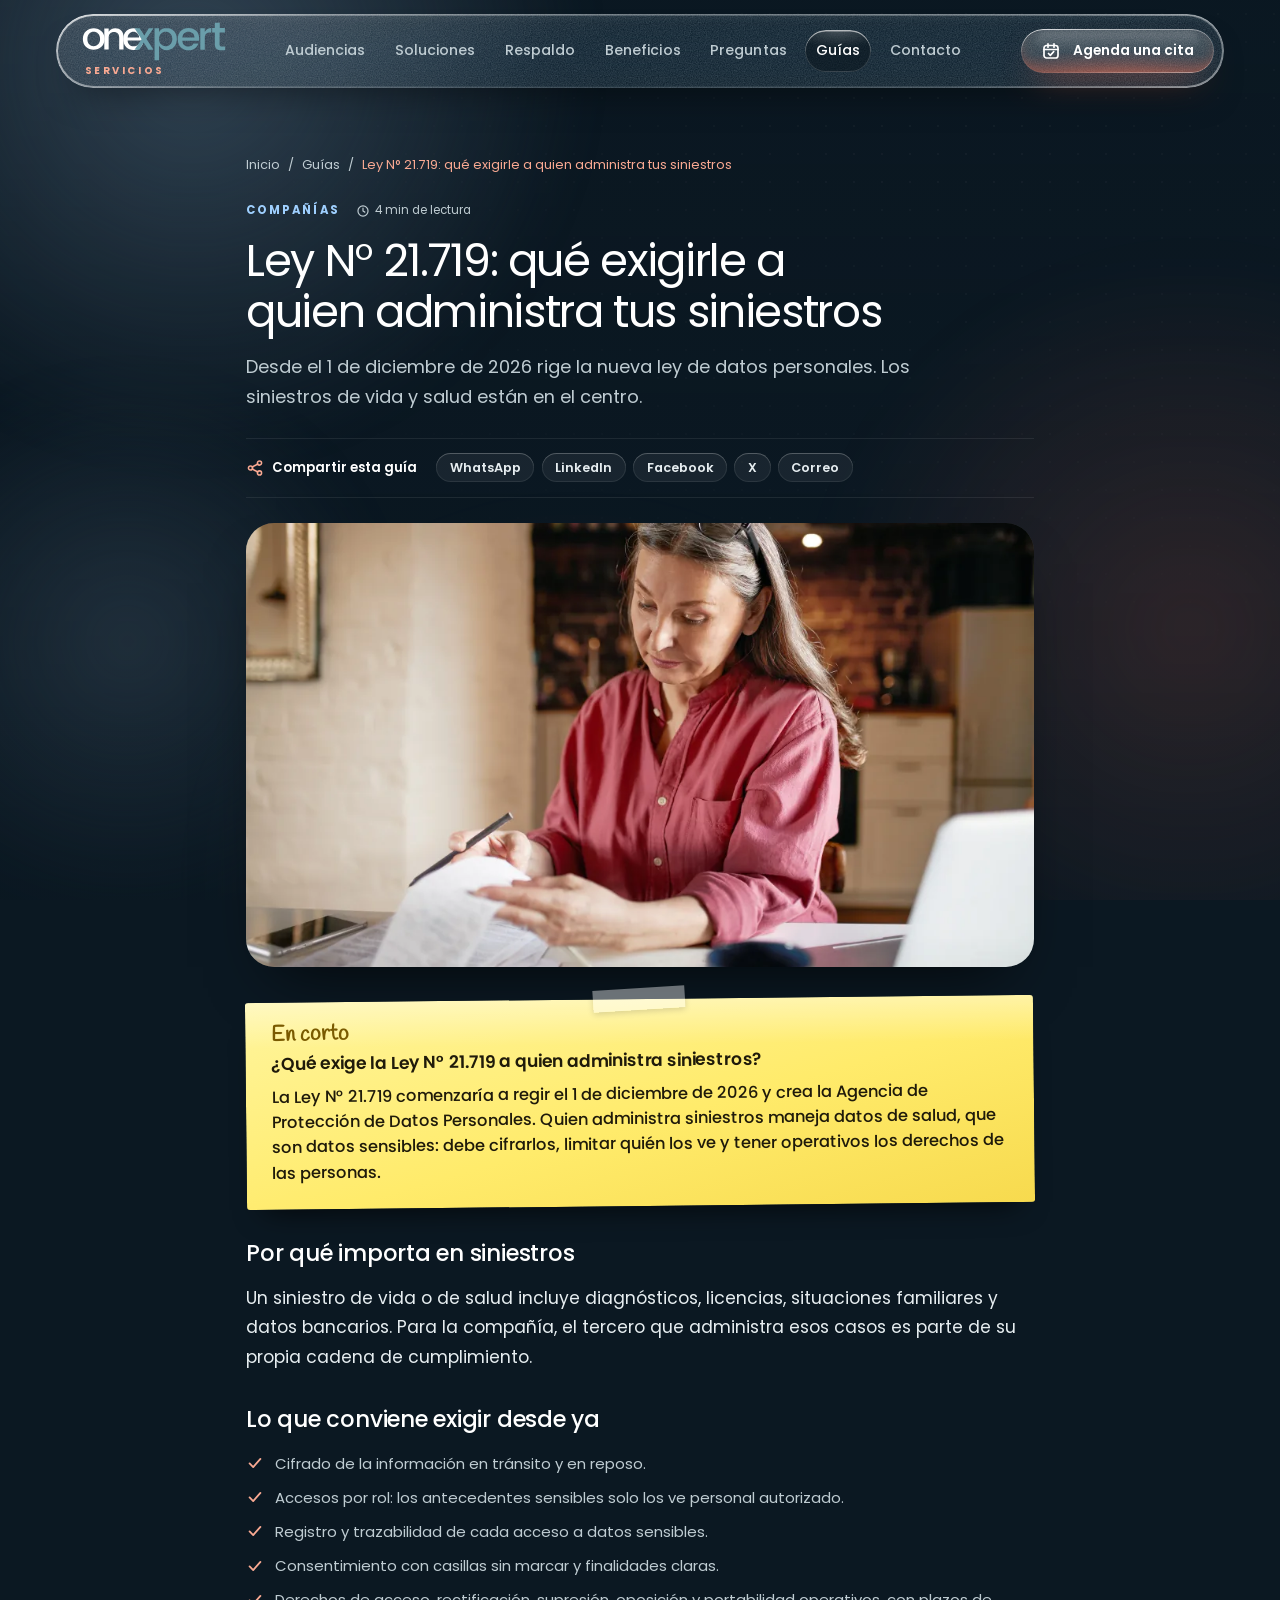
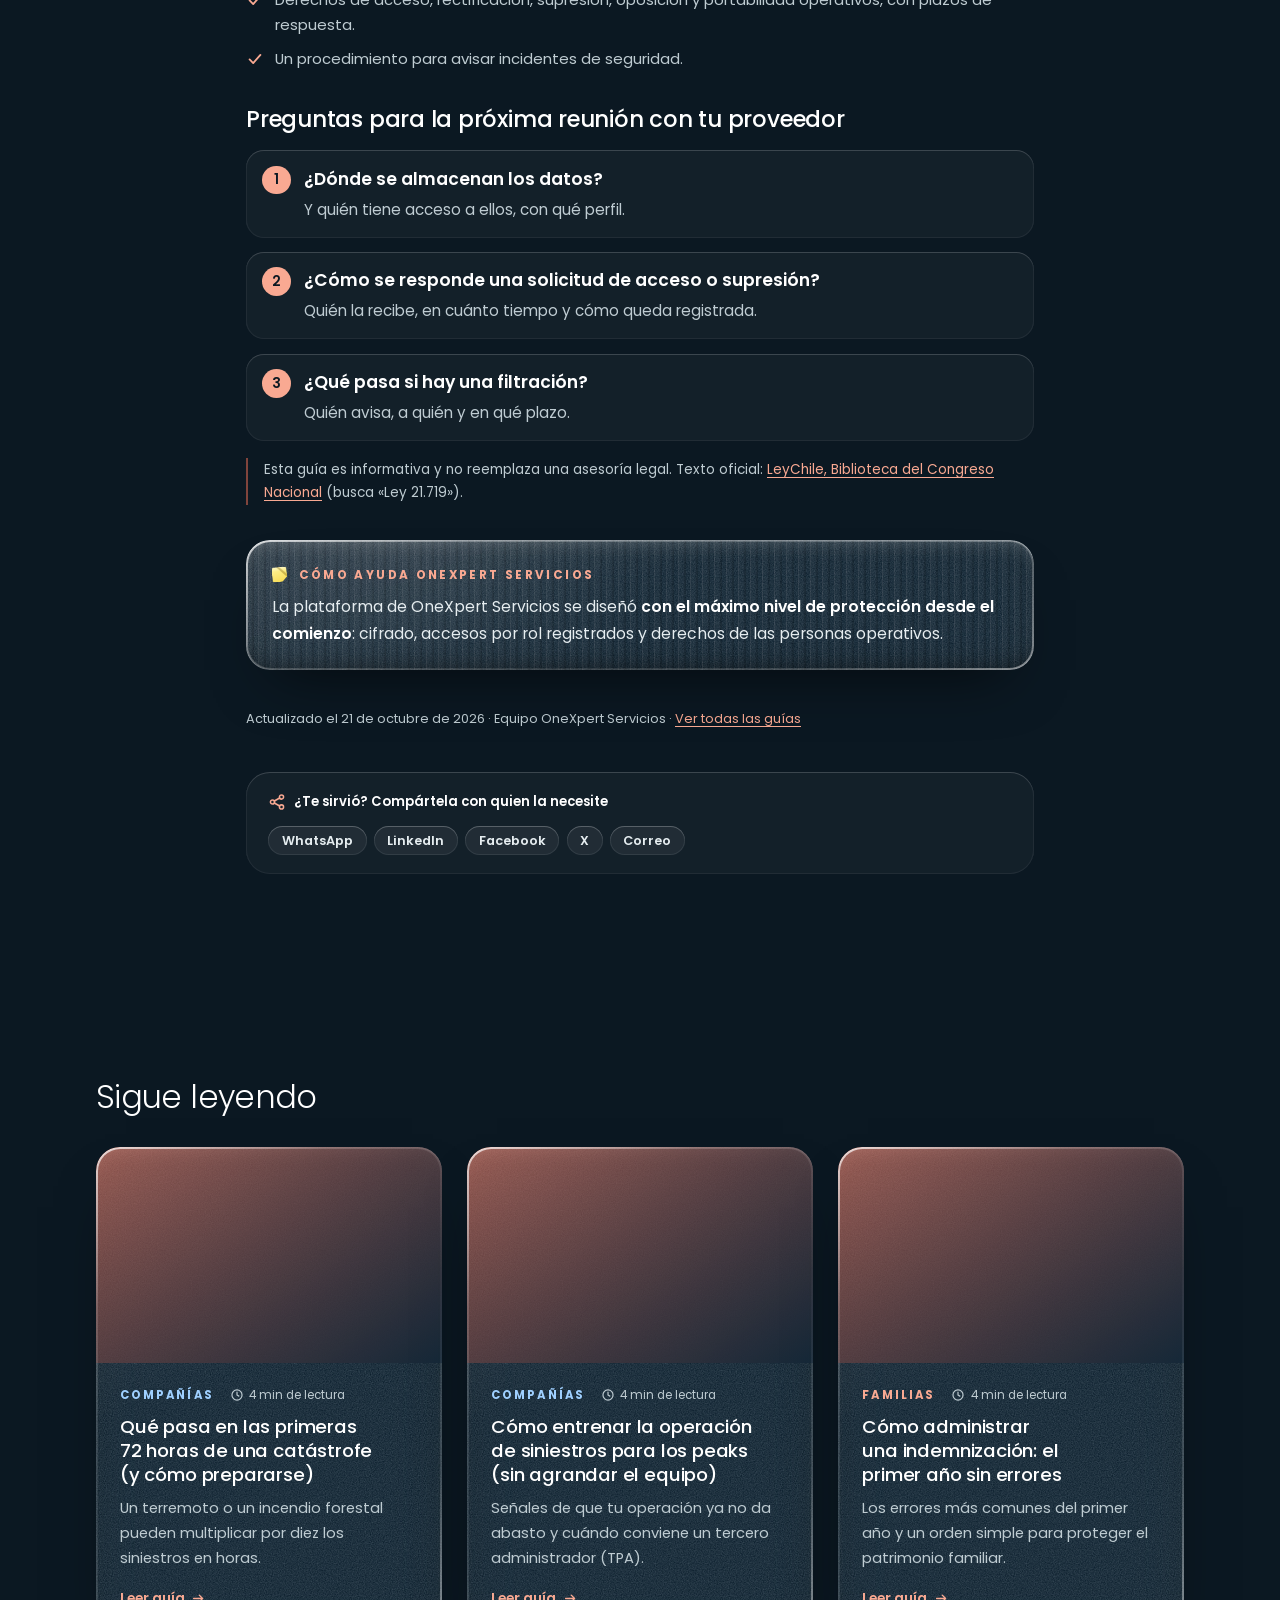
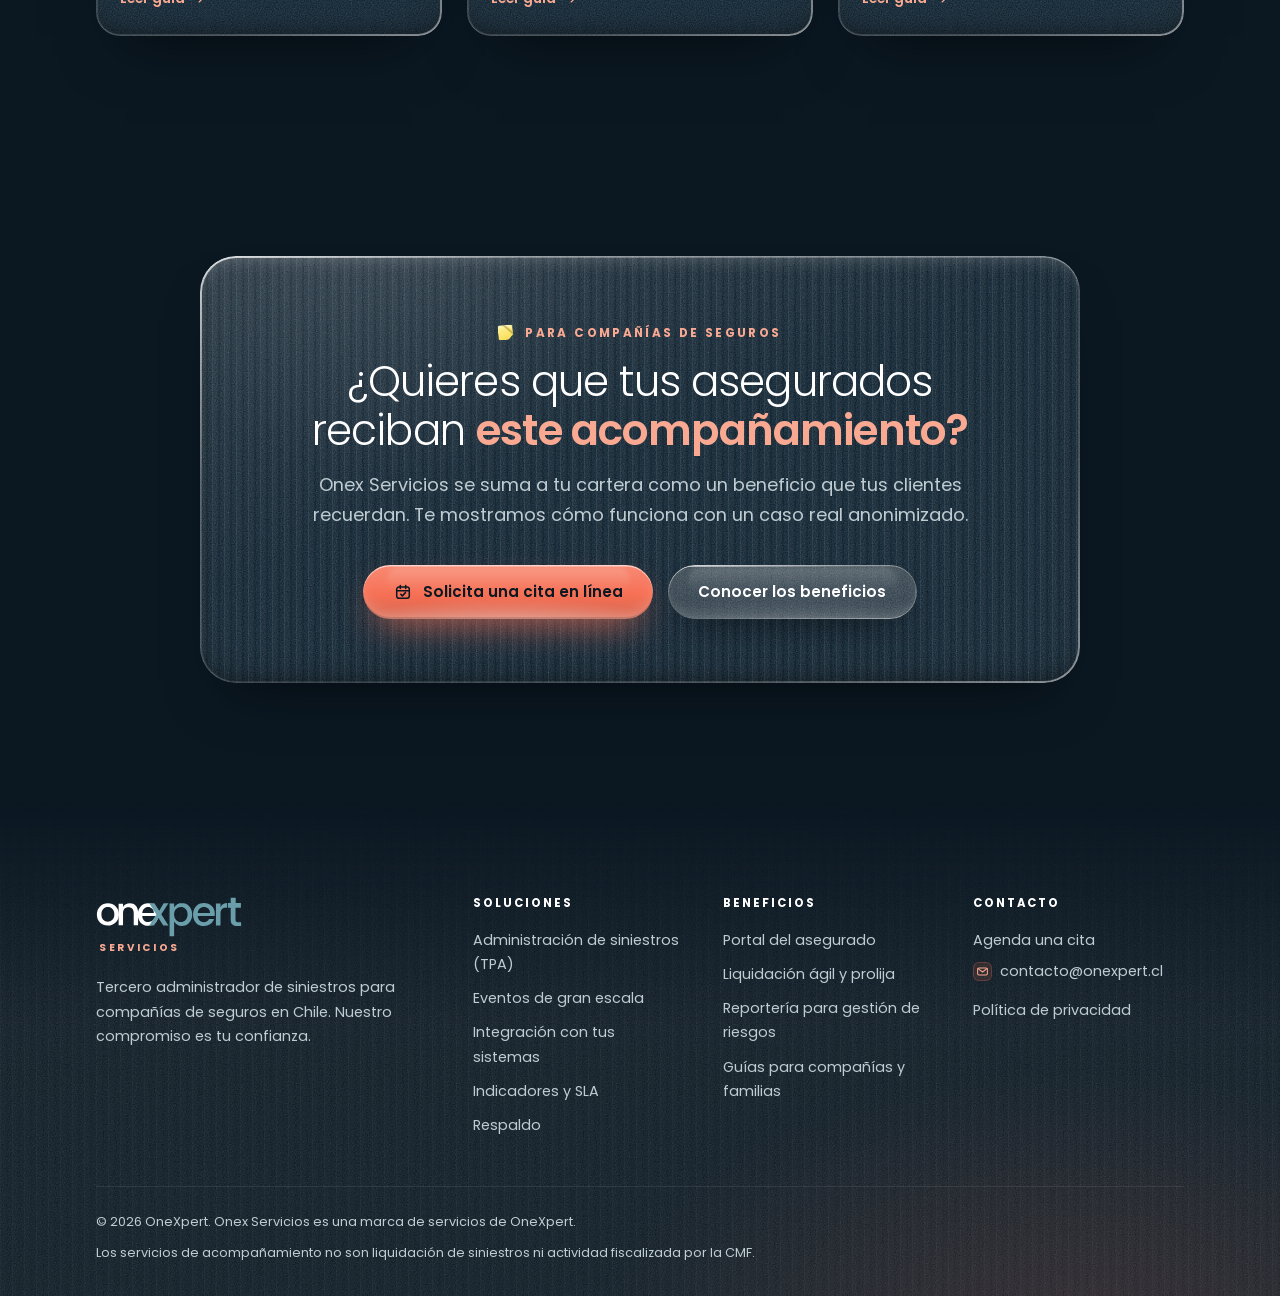
<file: onexpert_servicios2/onexpert_servicios/guias/ley-21719-datos-sensibles-siniestros/index.html>
<!DOCTYPE html>

<html lang="es-CL" data-sitio="servicios">
<head>
  <meta charset="utf-8">
  <meta name="viewport" content="width=device-width, initial-scale=1, viewport-fit=cover">

  <meta http-equiv="Content-Security-Policy" content="default-src 'none'; script-src 'self'; style-src 'self'; font-src 'self'; img-src 'self' data:; manifest-src 'self'; connect-src 'none'; base-uri 'self'; form-action 'none'; object-src 'none'; upgrade-insecure-requests">
  <meta name="referrer" content="strict-origin-when-cross-origin">

  <title>Ley 21.719: qué exigir a quien administra siniestros | OneXpert</title>
  <meta name="description" content="Desde el 1 de diciembre de 2026 rige la nueva ley de datos personales. Los siniestros de vida y salud están en el centro.">
  <meta name="author" content="OneXpert">
  <meta name="robots" content="index, follow, max-image-preview:large, max-snippet:-1, max-video-preview:-1">
  <link rel="canonical" href="https://servicios.onexpert.cl/guias/ley-21719-datos-sensibles-siniestros/">
  <link rel="alternate" hreflang="es-CL" href="https://servicios.onexpert.cl/guias/ley-21719-datos-sensibles-siniestros/">
  <meta name="geo.region" content="CL">
  <link rel="alternate" type="text/markdown" href="https://servicios.onexpert.cl/llms.txt" title="Resumen del sitio para asistentes de IA">

  <meta property="og:type"               content="article">
  <meta property="og:locale"             content="es_CL">
  <meta property="og:site_name"          content="OneXpert Servicios">
  <meta property="og:url"                content="https://servicios.onexpert.cl/guias/ley-21719-datos-sensibles-siniestros/">
  <meta property="og:title"              content="Ley N° 21.719: qué exigirle a quien administra tus siniestros">
  <meta property="og:description"        content="Desde el 1 de diciembre de 2026 rige la nueva ley de datos personales. Los siniestros de vida y salud están en el centro.">
  <meta property="og:image"              content="https://kreatividademocional.com/servicio/imagenes/social/guias/ley-21719-datos-sensibles-siniestros.jpg?v=1">
  <meta property="og:image:secure_url"   content="https://kreatividademocional.com/servicio/imagenes/social/guias/ley-21719-datos-sensibles-siniestros.jpg?v=1">
  <meta property="og:image:type"         content="image/jpeg">
  <meta property="og:image:width"        content="1200">
  <meta property="og:image:height"       content="630">
  <meta property="og:image:alt"          content="Mujer revisando con atención documentos impresos junto a su computador">
  <meta property="article:published_time" content="2026-10-14">
  <meta property="article:modified_time"  content="2026-10-21">
  <meta property="article:section"        content="Compañías">
  <meta property="article:tag"            content="Ley 21.719">
  <meta property="article:tag"            content="protección de datos personales Chile">
  <meta property="article:tag"            content="datos sensibles seguros">
  <meta property="article:tag"            content="Agencia de Protección de Datos Personales">
  <meta name="twitter:card"              content="summary_large_image">
  <meta name="twitter:title"             content="Ley N° 21.719: qué exigirle a quien administra tus siniestros">
  <meta name="twitter:description"       content="Desde el 1 de diciembre de 2026 rige la nueva ley de datos personales. Los siniestros de vida y salud están en el centro.">
  <meta name="twitter:image"             content="https://kreatividademocional.com/servicio/imagenes/social/guias/ley-21719-datos-sensibles-siniestros.jpg?v=1">
  <meta name="twitter:image:alt"         content="Mujer revisando con atención documentos impresos junto a su computador">

  <link rel="icon" href="../../imagenes/favicon/favicon.ico" sizes="32x32">
  <link rel="icon" href="../../imagenes/favicon/favicon-96x96.png" sizes="96x96" type="image/png">
  <link rel="icon" href="../../imagenes/favicon/favicon.svg" type="image/svg+xml">
  <link rel="apple-touch-icon" href="../../imagenes/favicon/apple-touch-icon.png">
  <link rel="manifest" href="../../site.webmanifest">
  <meta name="theme-color" content="#152838">

  <link rel="stylesheet" href="../../css/00-fuentes.css">

  <link rel="stylesheet" href="../../css/01-tokens.css">
  <link rel="stylesheet" href="../../css/02-base.css">
  <link rel="stylesheet" href="../../css/03-vidrio.css">
  <link rel="stylesheet" href="../../css/04-componentes.css">
  <link rel="stylesheet" href="../../css/05-secciones.css">
  <link rel="stylesheet" href="../../css/06-estatico.css">
  <link rel="stylesheet" href="../../css/07-guias.css">

  <script type="application/ld+json">
  {
    "@context": "https://schema.org",
    "@graph": [
      {
        "@type": "BlogPosting",
        "@id": "https://servicios.onexpert.cl/guias/ley-21719-datos-sensibles-siniestros/#articulo",
        "url": "https://servicios.onexpert.cl/guias/ley-21719-datos-sensibles-siniestros/",
        "mainEntityOfPage": "https://servicios.onexpert.cl/guias/ley-21719-datos-sensibles-siniestros/",
        "headline": "Ley N° 21.719: qué exigirle a quien administra tus siniestros",
        "description": "Desde el 1 de diciembre de 2026 rige la nueva ley de datos personales. Los siniestros de vida y salud están en el centro.",
        "abstract": "La Ley N° 21.719 comenzaría a regir el 1 de diciembre de 2026 y crea la Agencia de Protección de Datos Personales. Quien administra siniestros maneja datos de salud, que son datos sensibles: debe cifrarlos, limitar quién los ve y tener operativos los derechos de las personas.",
        "image": [
          {
            "@type": "ImageObject",
            "url": "https://servicios.onexpert.cl/imagenes/social/guias/ley-21719-datos-sensibles-siniestros.jpg",
            "width": 1200,
            "height": 630
          },
          "https://servicios.onexpert.cl/imagenes/fotos/documentos-revision.jpg"
        ],
        "articleSection": "Compañías",
        "keywords": "Ley 21.719, protección de datos personales Chile, datos sensibles seguros, Agencia de Protección de Datos Personales",
        "inLanguage": "es-CL",
        "datePublished": "2026-10-14",
        "dateModified": "2026-10-21",
        "timeRequired": "PT4M",
        "author": {
          "@type": "Organization",
          "@id": "https://servicios.onexpert.cl/#organizacion",
          "name": "OneXpert Servicios"
        },
        "publisher": {
          "@type": "Organization",
          "@id": "https://servicios.onexpert.cl/#organizacion",
          "name": "OneXpert",
          "logo": {
            "@type": "ImageObject",
            "url": "https://servicios.onexpert.cl/imagenes/logo/logo-onex.svg"
          }
        },
        "isPartOf": {
          "@id": "https://servicios.onexpert.cl/guias/#blog"
        }
      },
      {
        "@type": "BreadcrumbList",
        "itemListElement": [
          {
            "@type": "ListItem",
            "position": 1,
            "name": "Inicio",
            "item": "https://servicios.onexpert.cl/"
          },
          {
            "@type": "ListItem",
            "position": 2,
            "name": "Guías",
            "item": "https://servicios.onexpert.cl/guias/"
          },
          {
            "@type": "ListItem",
            "position": 3,
            "name": "Ley N° 21.719: qué exigirle a quien administra tus siniestros",
            "item": "https://servicios.onexpert.cl/guias/ley-21719-datos-sensibles-siniestros/"
          }
        ]
      },
      {
        "@type": "FAQPage",
        "@id": "https://servicios.onexpert.cl/guias/ley-21719-datos-sensibles-siniestros/#pregunta",
        "mainEntity": [
          {
            "@type": "Question",
            "name": "¿Qué exige la Ley N° 21.719 a quien administra siniestros?",
            "acceptedAnswer": {
              "@type": "Answer",
              "text": "La Ley N° 21.719 comenzaría a regir el 1 de diciembre de 2026 y crea la Agencia de Protección de Datos Personales. Quien administra siniestros maneja datos de salud, que son datos sensibles: debe cifrarlos, limitar quién los ve y tener operativos los derechos de las personas."
            }
          }
        ]
      }
    ]
  }
  </script>
</head>
<body class="pagina-guia">

<a class="salto" href="#contenido">Saltar al contenido principal</a>

<div class="aurora" aria-hidden="true">
  <span class="aurora__luz aurora__luz--1"></span>
  <span class="aurora__luz aurora__luz--2"></span>
  <span class="aurora__luz aurora__luz--3"></span>
  <span class="aurora__luz aurora__luz--4"></span>
  <span class="aurora__velo"></span>
  <span class="aurora__trama"></span>
</div>

<header class="cabecera" data-seccion="cabecera">
  <div class="cabecera__barra vidrio vidrio--pildora">

    <a class="logo" href="../../" aria-label="OneXpert Servicios, ir al inicio">
      
      <img class="logo__img logo__img--color" src="../../imagenes/logo/logo-onex.svg" alt="" aria-hidden="true" width="510" height="139">
      <img class="logo__img logo__img--blanco" src="../../imagenes/logo/logo-onex-blanco.svg" alt="OneXpert Servicios" width="510" height="139">
      <span class="logo__unidad">Servicios</span>
    </a>

    <nav class="nav" aria-label="Navegación principal">
      <a class="nav__enlace" href="../../#audiencias">Audiencias</a>
      <a class="nav__enlace" href="../../#soluciones">Soluciones</a>
      <a class="nav__enlace" href="../../#respaldo">Respaldo</a>
      <a class="nav__enlace" href="../../#beneficios">Beneficios</a>
      <a class="nav__enlace" href="../../#preguntas">Preguntas</a>
      <a class="nav__enlace" href="../" aria-current="page">Guías</a>
      <a class="nav__enlace" href="../../#contacto">Contacto</a>
    </nav>

    <div class="cabecera__acciones">
      
      <a class="boton boton--cita boton--chico enlace-cita" href="mailto:contacto@onexpert.cl?subject=Solicitud%20de%20cita%20OneXpert%20Servicios"><svg class="boton__icono" viewBox="0 0 20 20" fill="none" stroke="currentColor" stroke-width="1.7" stroke-linecap="round" stroke-linejoin="round" aria-hidden="true"><rect x="3" y="4.5" width="14" height="12.5" rx="2.5"/><path d="M3 8.5h14M7 2.8v3.4M13 2.8v3.4M7.5 12.5l1.8 1.8 3.4-3.6"/></svg><span class="boton__texto texto-largo" data-texto="Agenda una cita"><span>Agenda una cita</span></span><span class="boton__texto texto-corto" data-texto="Cita"><span>Cita</span></span></a>
      <button class="menu-boton" type="button" aria-expanded="false" aria-controls="panel-menu" aria-label="Abrir menú">
        <span class="menu-boton__linea"></span><span class="menu-boton__linea"></span>
      </button>
    </div>

    <span class="cabecera__progreso" aria-hidden="true"></span>
  </div>
</header>

<div class="panel-menu" id="panel-menu" inert>
  <div class="panel-menu__fondo" data-cerrar-menu></div>
  <nav class="panel-menu__cuerpo" aria-label="Menú">
    <a class="panel-menu__enlace" href="../../#audiencias">Audiencias</a>
    <a class="panel-menu__enlace" href="../../#soluciones">Soluciones</a>
    <a class="panel-menu__enlace" href="../../#respaldo">Respaldo</a>
    <a class="panel-menu__enlace" href="../../#beneficios">Beneficios</a>
    <a class="panel-menu__enlace" href="../../#preguntas">Preguntas</a>
    <a class="panel-menu__enlace" href="../" aria-current="page">Guías</a>
    <a class="panel-menu__enlace" href="../../#contacto">Contacto</a>
    <div class="panel-menu__pie">
      <a class="panel-menu__cruce" href="https://liquidadora.onexpert.cl/">Ir a OneXpert Liquidadora<svg viewBox="0 0 20 20" fill="none" stroke="currentColor" stroke-width="1.8" stroke-linecap="round" stroke-linejoin="round" aria-hidden="true"><path d="M3.5 10h12M11 5.5l4.5 4.5-4.5 4.5"/></svg></a>
      <a class="panel-menu__cruce" href="mailto:comercial@onexpert.cl">comercial@onexpert.cl<svg viewBox="0 0 20 20" fill="none" stroke="currentColor" stroke-width="1.8" stroke-linecap="round" stroke-linejoin="round" aria-hidden="true"><path d="M3.5 10h12M11 5.5l4.5 4.5-4.5 4.5"/></svg></a>
    </div>
  </nav>
</div>

<main id="contenido">

<article class="seccion seccion--transparente guia-pagina" id="ley-21719-datos-sensibles-siniestros" data-cat="Compañías" aria-labelledby="guia-titulo">

  <div class="contenedor contenedor--angosto">
    <nav class="migas" aria-label="Migas de pan"><a href="../../">Inicio</a><span aria-hidden="true">/</span><a href="../">Guías</a><span aria-hidden="true">/</span><span aria-current="page">Ley N° 21.719: qué exigirle a quien administra tus siniestros</span></nav>

    <header class="guia-articulo__cabeza">
      <span class="guia-meta"><span class="guia-meta__cat" data-cat="Compañías">Compañías</span><span class="guia-meta__tiempo"><svg viewBox="0 0 20 20" fill="none" stroke="currentColor" stroke-width="1.7" stroke-linecap="round" aria-hidden="true"><circle cx="10" cy="10" r="7.2"/><path d="M10 6v4l2.6 1.6"/></svg>4 min de lectura</span></span>
      <h1 id="guia-titulo">Ley N° 21.719: qué exigirle a quien administra tus siniestros</h1>
      <p class="bajada">Desde el 1 de diciembre de 2026 rige la nueva ley de datos personales. Los siniestros de vida y salud están en el centro.</p>
    </header>

      <div class="compartir compartir--arriba" data-compartir data-url="https://servicios.onexpert.cl/guias/ley-21719-datos-sensibles-siniestros/" data-titulo="Ley N° 21.719: qué exigirle a quien administra tus siniestros · Guías OneXpert Servicios">
        <p class="compartir__titulo"><svg viewBox="0 0 20 20" fill="none" stroke="currentColor" stroke-width="1.7" stroke-linecap="round" stroke-linejoin="round" aria-hidden="true"><circle cx="15" cy="4.5" r="2.3"/><circle cx="5" cy="10" r="2.3"/><circle cx="15" cy="15.5" r="2.3"/><path d="m7 8.9 6-3.3M7 11.1l6 3.3"/></svg><span>Compartir esta guía</span></p>
        <div class="compartir__acciones">
          <a class="compartir__red" data-red="whatsapp" href="https://wa.me/?text=Ley%20N%C2%B0%2021.719%3A%20qu%C3%A9%20exigirle%20a%20quien%20administra%20tus%20siniestros%20%C2%B7%20Gu%C3%ADas%20OneXpert%20Servicios%20https%3A%2F%2Fservicios.onexpert.cl%2Fguias%2Fley-21719-datos-sensibles-siniestros%2F" target="_blank" rel="noopener noreferrer">WhatsApp</a>
          <a class="compartir__red" data-red="linkedin" href="https://www.linkedin.com/sharing/share-offsite/?url=https%3A%2F%2Fservicios.onexpert.cl%2Fguias%2Fley-21719-datos-sensibles-siniestros%2F" target="_blank" rel="noopener noreferrer">LinkedIn</a>
          <a class="compartir__red" data-red="facebook" href="https://www.facebook.com/sharer/sharer.php?u=https%3A%2F%2Fservicios.onexpert.cl%2Fguias%2Fley-21719-datos-sensibles-siniestros%2F" target="_blank" rel="noopener noreferrer">Facebook</a>
          <a class="compartir__red" data-red="x" href="https://twitter.com/intent/tweet?url=https%3A%2F%2Fservicios.onexpert.cl%2Fguias%2Fley-21719-datos-sensibles-siniestros%2F&amp;text=Ley%20N%C2%B0%2021.719%3A%20qu%C3%A9%20exigirle%20a%20quien%20administra%20tus%20siniestros%20%C2%B7%20Gu%C3%ADas%20OneXpert%20Servicios" target="_blank" rel="noopener noreferrer">X</a>
          <a class="compartir__red" data-red="correo" href="mailto:?subject=Ley%20N%C2%B0%2021.719%3A%20qu%C3%A9%20exigirle%20a%20quien%20administra%20tus%20siniestros%20%C2%B7%20Gu%C3%ADas%20OneXpert%20Servicios&amp;body=Desde%20el%201%20de%20diciembre%20de%202026%20rige%20la%20nueva%20ley%20de%20datos%20personales.%20Los%20siniestros%20de%20vida%20y%20salud%20est%C3%A1n%20en%20el%20centro.%20https%3A%2F%2Fservicios.onexpert.cl%2Fguias%2Fley-21719-datos-sensibles-siniestros%2F">Correo</a>
        </div>
      </div>

    <figure class="guia-articulo__foto">
      <picture>
        <source srcset="../../imagenes/fotos/documentos-revision.webp" type="image/webp">
        <img src="../../imagenes/fotos/documentos-revision.jpg" alt="Mujer revisando con atención documentos impresos junto a su computador" width="1000" height="667" fetchpriority="high" decoding="async">
      </picture>
    </figure>

    <div class="guia-articulo__cuerpo">
        
        <aside aria-label="En corto" class="guia-corto">
        <p class="guia-corto__rotulo">En corto</p>
        <h2 class="guia-corto__pregunta">¿Qué exige la Ley N° 21.719 a quien administra siniestros?</h2>
        <p>La Ley N° 21.719 comenzaría a regir el 1 de diciembre de 2026 y crea la Agencia de Protección de Datos Personales. Quien administra siniestros maneja datos de salud, que son datos sensibles: debe cifrarlos, limitar quién los ve y tener operativos los derechos de las personas.</p>
        </aside>
        <h3>Por qué importa en siniestros</h3>
        <p>Un siniestro de vida o de salud incluye diagnósticos, licencias, situaciones familiares y datos bancarios. Para la compañía, el tercero que administra esos casos es parte de su propia cadena de cumplimiento.</p>
        <h3>Lo que conviene exigir desde ya</h3>
        <ul class="lista-check"><li><svg aria-hidden="true" fill="none" stroke="currentColor" stroke-linecap="round" stroke-linejoin="round" stroke-width="2" viewbox="0 0 20 20"><path d="m4 10.5 4 4 8-9"></path></svg><span>Cifrado de la información en tránsito y en reposo.</span></li><li><svg aria-hidden="true" fill="none" stroke="currentColor" stroke-linecap="round" stroke-linejoin="round" stroke-width="2" viewbox="0 0 20 20"><path d="m4 10.5 4 4 8-9"></path></svg><span>Accesos por rol: los antecedentes sensibles solo los ve personal autorizado.</span></li><li><svg aria-hidden="true" fill="none" stroke="currentColor" stroke-linecap="round" stroke-linejoin="round" stroke-width="2" viewbox="0 0 20 20"><path d="m4 10.5 4 4 8-9"></path></svg><span>Registro y trazabilidad de cada acceso a datos sensibles.</span></li><li><svg aria-hidden="true" fill="none" stroke="currentColor" stroke-linecap="round" stroke-linejoin="round" stroke-width="2" viewbox="0 0 20 20"><path d="m4 10.5 4 4 8-9"></path></svg><span>Consentimiento con casillas sin marcar y finalidades claras.</span></li><li><svg aria-hidden="true" fill="none" stroke="currentColor" stroke-linecap="round" stroke-linejoin="round" stroke-width="2" viewbox="0 0 20 20"><path d="m4 10.5 4 4 8-9"></path></svg><span>Derechos de acceso, rectificación, supresión, oposición y portabilidad operativos, con plazos de respuesta.</span></li><li><svg aria-hidden="true" fill="none" stroke="currentColor" stroke-linecap="round" stroke-linejoin="round" stroke-width="2" viewbox="0 0 20 20"><path d="m4 10.5 4 4 8-9"></path></svg><span>Un procedimiento para avisar incidentes de seguridad.</span></li></ul>
        <h3>Preguntas para la próxima reunión con tu proveedor</h3>
        <ol class="guia-pasos"><li><b>¿Dónde se almacenan los datos?</b><span>Y quién tiene acceso a ellos, con qué perfil.</span></li><li><b>¿Cómo se responde una solicitud de acceso o supresión?</b><span>Quién la recibe, en cuánto tiempo y cómo queda registrada.</span></li><li><b>¿Qué pasa si hay una filtración?</b><span>Quién avisa, a quién y en qué plazo.</span></li></ol>
        <p class="guia-nota">Esta guía es informativa y no reemplaza una asesoría legal. Texto oficial: <a href="https://www.bcn.cl/leychile" rel="noopener">LeyChile, Biblioteca del Congreso Nacional</a> (busca «Ley 21.719»).</p>
        <aside aria-label="Cómo ayuda Onex Servicios" class="guia-onex vidrio vidrio--acanalado">
        <p class="rotulo">Cómo ayuda OneXpert Servicios</p>
        <p>La plataforma de OneXpert Servicios se diseñó <b>con el máximo nivel de protección desde el comienzo</b>: cifrado, accesos por rol registrados y derechos de las personas operativos.</p>
        </aside>
      <p class="guia-articulo__pie"><time datetime="2026-10-21">Actualizado el 21 de octubre de 2026</time> · Equipo OneXpert Servicios · <a href="../">Ver todas las guías</a></p>
    </div>

      <div class="compartir compartir--abajo" data-compartir data-url="https://servicios.onexpert.cl/guias/ley-21719-datos-sensibles-siniestros/" data-titulo="Ley N° 21.719: qué exigirle a quien administra tus siniestros · Guías OneXpert Servicios">
        <p class="compartir__titulo"><svg viewBox="0 0 20 20" fill="none" stroke="currentColor" stroke-width="1.7" stroke-linecap="round" stroke-linejoin="round" aria-hidden="true"><circle cx="15" cy="4.5" r="2.3"/><circle cx="5" cy="10" r="2.3"/><circle cx="15" cy="15.5" r="2.3"/><path d="m7 8.9 6-3.3M7 11.1l6 3.3"/></svg><span>¿Te sirvió? Compártela con quien la necesite</span></p>
        <div class="compartir__acciones">
          <a class="compartir__red" data-red="whatsapp" href="https://wa.me/?text=Ley%20N%C2%B0%2021.719%3A%20qu%C3%A9%20exigirle%20a%20quien%20administra%20tus%20siniestros%20%C2%B7%20Gu%C3%ADas%20OneXpert%20Servicios%20https%3A%2F%2Fservicios.onexpert.cl%2Fguias%2Fley-21719-datos-sensibles-siniestros%2F" target="_blank" rel="noopener noreferrer">WhatsApp</a>
          <a class="compartir__red" data-red="linkedin" href="https://www.linkedin.com/sharing/share-offsite/?url=https%3A%2F%2Fservicios.onexpert.cl%2Fguias%2Fley-21719-datos-sensibles-siniestros%2F" target="_blank" rel="noopener noreferrer">LinkedIn</a>
          <a class="compartir__red" data-red="facebook" href="https://www.facebook.com/sharer/sharer.php?u=https%3A%2F%2Fservicios.onexpert.cl%2Fguias%2Fley-21719-datos-sensibles-siniestros%2F" target="_blank" rel="noopener noreferrer">Facebook</a>
          <a class="compartir__red" data-red="x" href="https://twitter.com/intent/tweet?url=https%3A%2F%2Fservicios.onexpert.cl%2Fguias%2Fley-21719-datos-sensibles-siniestros%2F&amp;text=Ley%20N%C2%B0%2021.719%3A%20qu%C3%A9%20exigirle%20a%20quien%20administra%20tus%20siniestros%20%C2%B7%20Gu%C3%ADas%20OneXpert%20Servicios" target="_blank" rel="noopener noreferrer">X</a>
          <a class="compartir__red" data-red="correo" href="mailto:?subject=Ley%20N%C2%B0%2021.719%3A%20qu%C3%A9%20exigirle%20a%20quien%20administra%20tus%20siniestros%20%C2%B7%20Gu%C3%ADas%20OneXpert%20Servicios&amp;body=Desde%20el%201%20de%20diciembre%20de%202026%20rige%20la%20nueva%20ley%20de%20datos%20personales.%20Los%20siniestros%20de%20vida%20y%20salud%20est%C3%A1n%20en%20el%20centro.%20https%3A%2F%2Fservicios.onexpert.cl%2Fguias%2Fley-21719-datos-sensibles-siniestros%2F">Correo</a>
        </div>
      </div>
  </div>

</article>

<section class="seccion seccion--transparente guias-relacionadas" aria-labelledby="relacionadas-titulo">
  <div class="contenedor">
    <h2 class="guias-barra__titulo" id="relacionadas-titulo">Sigue leyendo</h2>
    <div class="guias-rejilla">

        <article class="guia-tarjeta vidrio" data-cat="Compañías">
          <a class="guia-tarjeta__enlace" href="../primeras-72-horas-de-una-catastrofe/">
            <figure class="guia-tarjeta__foto">
              <picture>
                <source srcset="../../imagenes/guias/guia-catastrofe.webp" type="image/webp">
                <img src="../../imagenes/guias/guia-catastrofe.jpg" alt="Personaje de papel amarillo vestido de bombero junto a un fuego de papel en una cocina" width="1400" height="782" loading="lazy" decoding="async">
              </picture>
            </figure>
            <div class="guia-tarjeta__cuerpo">
              <span class="guia-meta"><span class="guia-meta__cat" data-cat="Compañías">Compañías</span><span class="guia-meta__tiempo"><svg viewBox="0 0 20 20" fill="none" stroke="currentColor" stroke-width="1.7" stroke-linecap="round" aria-hidden="true"><circle cx="10" cy="10" r="7.2"/><path d="M10 6v4l2.6 1.6"/></svg>4 min de lectura</span></span>
              <h3>Qué pasa en las primeras 72 horas de una catástrofe (y cómo prepararse)</h3>
              <p>Un terremoto o un incendio forestal pueden multiplicar por diez los siniestros en horas.</p>
              <span class="guia-tarjeta__leer">Leer guía<svg viewBox="0 0 20 20" fill="none" stroke="currentColor" stroke-width="1.8" stroke-linecap="round" stroke-linejoin="round" aria-hidden="true"><path d="M3.5 10h12M11 5.5l4.5 4.5-4.5 4.5"/></svg></span>
            </div>
          </a>
        </article>

        <article class="guia-tarjeta vidrio" data-cat="Compañías">
          <a class="guia-tarjeta__enlace" href="../preparar-la-operacion-de-siniestros-para-los-peaks/">
            <figure class="guia-tarjeta__foto">
              <picture>
                <source srcset="../../imagenes/guias/guia-operacion-peaks.webp" type="image/webp">
                <img src="../../imagenes/guias/guia-operacion-peaks.jpg" alt="Personaje de papel amarillo haciendo flexiones en el piso de un gimnasio" width="1400" height="782" loading="lazy" decoding="async">
              </picture>
            </figure>
            <div class="guia-tarjeta__cuerpo">
              <span class="guia-meta"><span class="guia-meta__cat" data-cat="Compañías">Compañías</span><span class="guia-meta__tiempo"><svg viewBox="0 0 20 20" fill="none" stroke="currentColor" stroke-width="1.7" stroke-linecap="round" aria-hidden="true"><circle cx="10" cy="10" r="7.2"/><path d="M10 6v4l2.6 1.6"/></svg>4 min de lectura</span></span>
              <h3>Cómo entrenar la operación de siniestros para los peaks (sin agrandar el equipo)</h3>
              <p>Señales de que tu operación ya no da abasto y cuándo conviene un tercero administrador (TPA).</p>
              <span class="guia-tarjeta__leer">Leer guía<svg viewBox="0 0 20 20" fill="none" stroke="currentColor" stroke-width="1.8" stroke-linecap="round" stroke-linejoin="round" aria-hidden="true"><path d="M3.5 10h12M11 5.5l4.5 4.5-4.5 4.5"/></svg></span>
            </div>
          </a>
        </article>

        <article class="guia-tarjeta vidrio" data-cat="Familias">
          <a class="guia-tarjeta__enlace" href="../como-administrar-una-indemnizacion/">
            <figure class="guia-tarjeta__foto">
              <picture>
                <source srcset="../../imagenes/guias/guia-indemnizacion.webp" type="image/webp">
                <img src="../../imagenes/guias/guia-indemnizacion.jpg" alt="Personaje de papel amarillo durmiendo junto a un reloj: antes de decidir qué hacer con una indemnización, date tiempo" width="1400" height="782" loading="lazy" decoding="async">
              </picture>
            </figure>
            <div class="guia-tarjeta__cuerpo">
              <span class="guia-meta"><span class="guia-meta__cat" data-cat="Familias">Familias</span><span class="guia-meta__tiempo"><svg viewBox="0 0 20 20" fill="none" stroke="currentColor" stroke-width="1.7" stroke-linecap="round" aria-hidden="true"><circle cx="10" cy="10" r="7.2"/><path d="M10 6v4l2.6 1.6"/></svg>4 min de lectura</span></span>
              <h3>Cómo administrar una indemnización: el primer año sin errores</h3>
              <p>Los errores más comunes del primer año y un orden simple para proteger el patrimonio familiar.</p>
              <span class="guia-tarjeta__leer">Leer guía<svg viewBox="0 0 20 20" fill="none" stroke="currentColor" stroke-width="1.8" stroke-linecap="round" stroke-linejoin="round" aria-hidden="true"><path d="M3.5 10h12M11 5.5l4.5 4.5-4.5 4.5"/></svg></span>
            </div>
          </a>
        </article>

    </div>
  </div>
</section>

<section class="seccion seccion--transparente seccion--llamado" aria-labelledby="llamado-titulo">
  <div class="contenedor">
    <div class="llamado vidrio vidrio--acanalado">
      <p class="rotulo">Para compañías de seguros</p>
      <h2 class="titular" id="llamado-titulo">¿Quieres que tus asegurados reciban <b>este acompañamiento?</b></h2>
      <p class="bajada">Onex Servicios se suma a tu cartera como un beneficio que tus clientes recuerdan. Te mostramos cómo funciona con un caso real anonimizado.</p>
      <div class="botones">
        <a class="boton boton--accion enlace-cita" href="mailto:contacto@onexpert.cl?subject=Solicitud%20de%20cita%20OneXpert%20Servicios"><svg class="boton__icono" viewBox="0 0 20 20" fill="none" stroke="currentColor" stroke-width="1.7" stroke-linecap="round" stroke-linejoin="round" aria-hidden="true"><rect x="3" y="4.5" width="14" height="12.5" rx="2.5"/><path d="M3 8.5h14M7 2.8v3.4M13 2.8v3.4M7.5 12.5l1.8 1.8 3.4-3.6"/></svg><span class="boton__texto" data-texto="Solicita una cita en línea"><span>Solicita una cita en línea</span></span></a>
        <a class="boton boton--vidrio" href="../../#beneficios"><span class="boton__texto" data-texto="Conocer los beneficios"><span>Conocer los beneficios</span></span></a>
      </div>
    </div>
  </div>
</section>

</main>

<footer class="pie" data-seccion="pie">

  <div class="pie__textura" aria-hidden="true">
    <img src="../../video/textura-pie-poster.jpg" alt="" width="1280" height="720" loading="lazy" decoding="async">
  </div>

  <div class="contenedor">
    <div class="pie__rejilla">

      <div class="pie__marca">
        <a class="logo" href="../../" aria-label="OneXpert Servicios, ir al inicio">
          <img class="logo__img logo__img--color" src="../../imagenes/logo/logo-onex.svg" alt="" aria-hidden="true" width="510" height="139">
          <img class="logo__img logo__img--blanco" src="../../imagenes/logo/logo-onex-blanco.svg" alt="OneXpert Servicios" width="510" height="139">
          <span class="logo__unidad">Servicios</span>
        </a>
        <p>Tercero administrador de siniestros para compañías de seguros en Chile. Nuestro compromiso es tu confianza.</p>
      </div>

      <div>
        <h4>Soluciones</h4>
        <ul>
          <li><a href="../../#gestion-de-siniestros">Administración de siniestros (TPA)</a></li>
          <li><a href="../../#catastrofes">Eventos de gran escala</a></li>
          <li><a href="../../#enlaces-tecnologicos">Integración con tus sistemas</a></li>
          <li><a href="../../#indicadores">Indicadores y SLA</a></li>
          <li><a href="../../#respaldo">Respaldo</a></li>
        </ul>
      </div>

      <div>
        <h4>Beneficios</h4>
        <ul>
          <li><a href="../../#portal-del-asegurado">Portal del asegurado</a></li>
          <li><a href="../../#liquidacion-agil">Liquidación ágil y prolija</a></li>
          <li><a href="../../#reporteria-gestion-riesgos">Reportería para gestión de riesgos</a></li>
          <li><a href="../">Guías para compañías y familias</a></li>
        </ul>
      </div>

      <div>
        <h4>Contacto</h4>
        <ul>
          <li><a class="enlace-cita" href="mailto:contacto@onexpert.cl?subject=Solicitud%20de%20cita%20OneXpert%20Servicios">Agenda una cita</a></li>
          <li>
            <a class="pie__correo" href="mailto:comercial@onexpert.cl" aria-describedby="ayuda-comercial"><svg class="pie__icono" viewBox="0 0 20 20" fill="none" stroke="currentColor" stroke-width="1.6" stroke-linecap="round" stroke-linejoin="round" aria-hidden="true"><rect x="2.5" y="4.5" width="15" height="11" rx="2"/><path d="m3.2 5.6 6.8 5.2 6.8-5.2"/></svg>contacto@onexpert.cl</a>
            <span class="ayuda" id="ayuda-comercial" role="tooltip">Para compañías de seguros, corredores y sponsors: cotizaciones, demostraciones y alianzas. Lunes a viernes, 9:00 a 18:00 h.</span>
          </li>
          
          <li><a href="../../privacidad/">Política de privacidad</a></li>
        </ul>
      </div>

    </div>

    <div class="pie__legal">
      <span>© 2026 OneXpert. Onex Servicios es una marca de servicios de OneXpert.</span>
      <span>Los servicios de acompañamiento no son liquidación de siniestros ni actividad fiscalizada por la CMF.</span>
    </div>
  </div>
</footer>

<script src="../../js/sitio.js" defer></script>
</body>
</html>
</file>
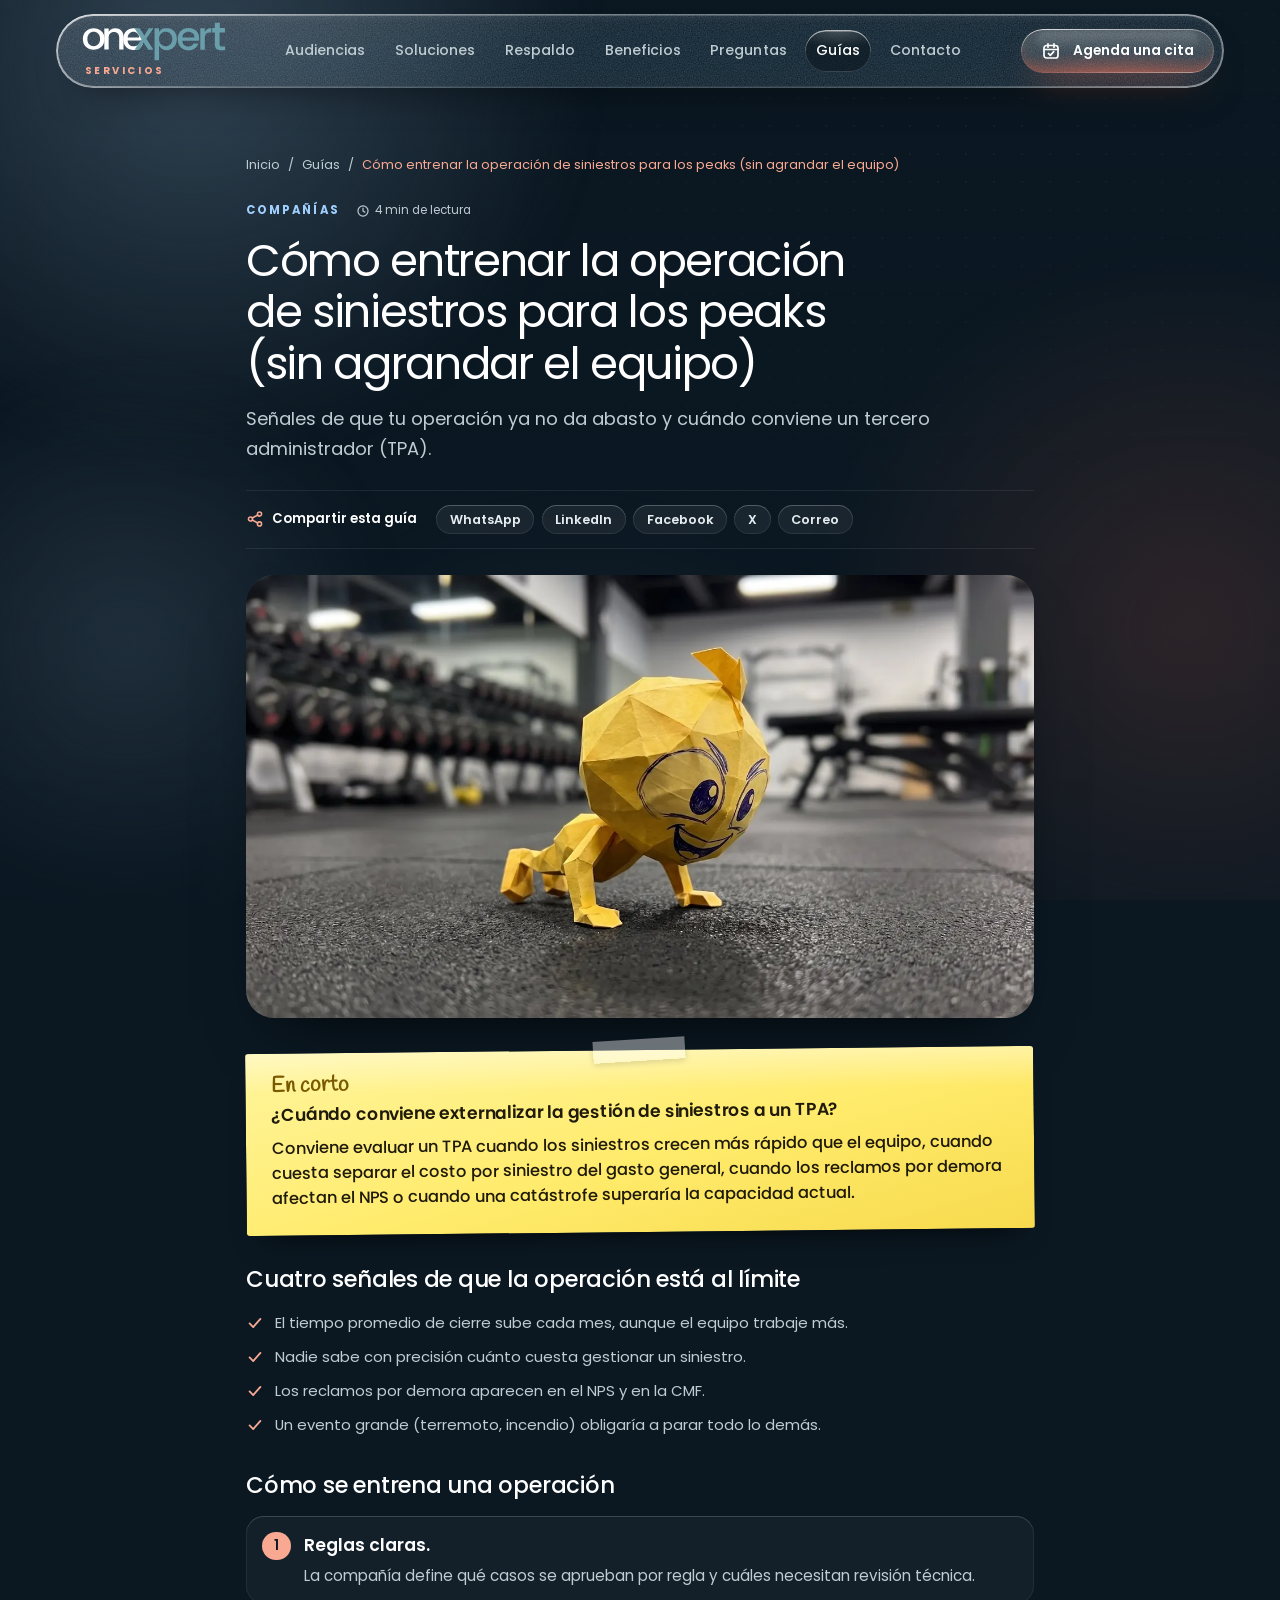
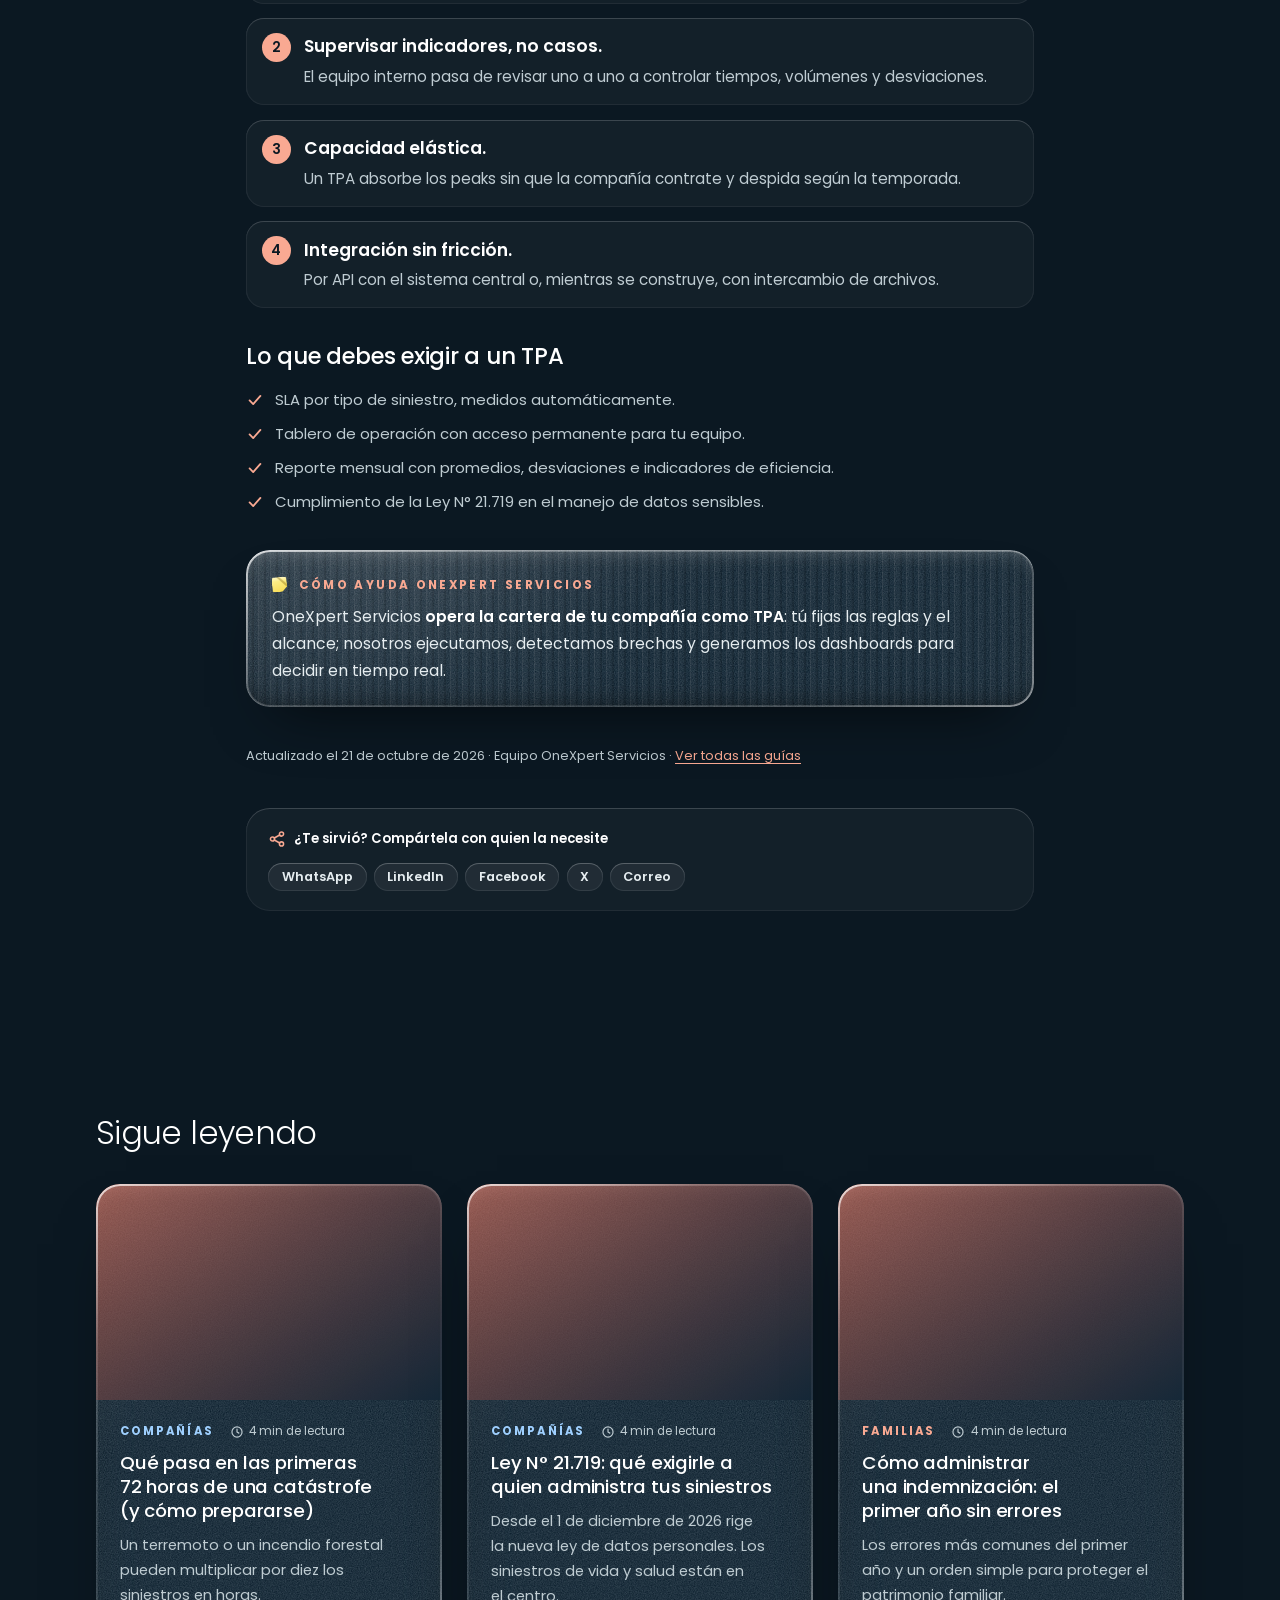
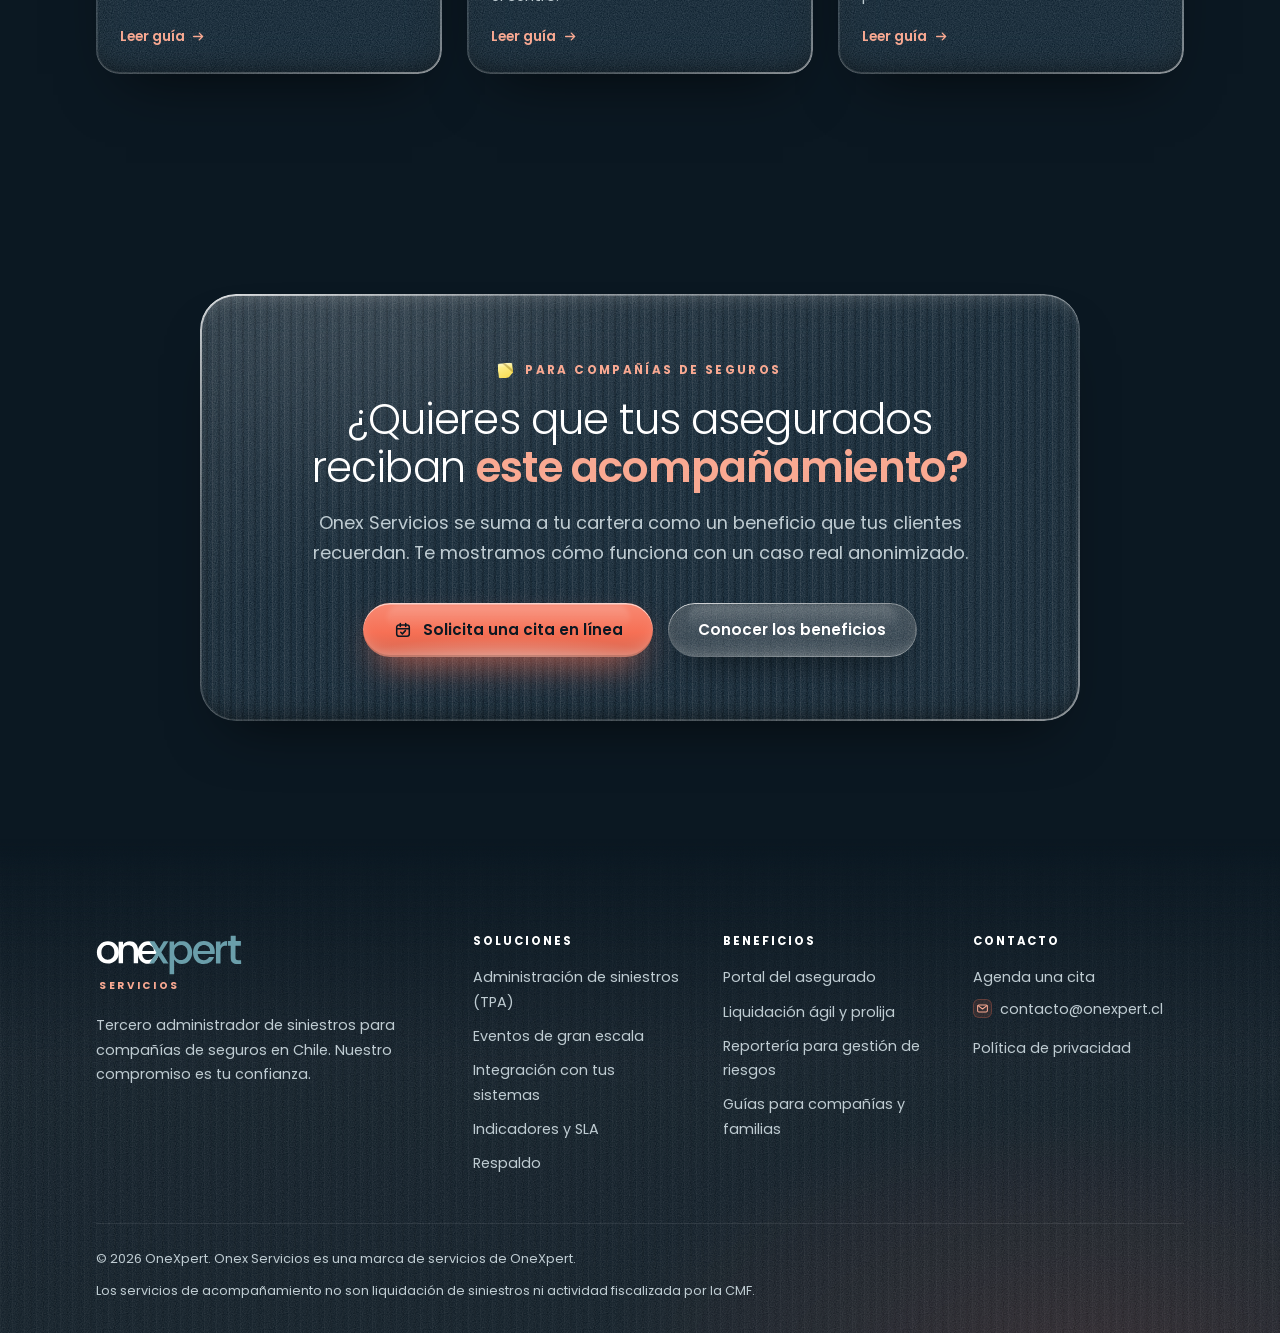
<file: onexpert_servicios2/onexpert_servicios/guias/preparar-la-operacion-de-siniestros-para-los-peaks/index.html>
<!DOCTYPE html>

<html lang="es-CL" data-sitio="servicios">
<head>
  <meta charset="utf-8">
  <meta name="viewport" content="width=device-width, initial-scale=1, viewport-fit=cover">

  <meta http-equiv="Content-Security-Policy" content="default-src 'none'; script-src 'self'; style-src 'self'; font-src 'self'; img-src 'self' data:; manifest-src 'self'; connect-src 'none'; base-uri 'self'; form-action 'none'; object-src 'none'; upgrade-insecure-requests">
  <meta name="referrer" content="strict-origin-when-cross-origin">

  <title>Siniestros en peaks: cuándo conviene un TPA | OneXpert</title>
  <meta name="description" content="Señales de que tu operación ya no da abasto y cuándo conviene un tercero administrador (TPA). Conviene evaluar un TPA cuando los siniestros crecen más rápido…">
  <meta name="author" content="OneXpert">
  <meta name="robots" content="index, follow, max-image-preview:large, max-snippet:-1, max-video-preview:-1">
  <link rel="canonical" href="https://servicios.onexpert.cl/guias/preparar-la-operacion-de-siniestros-para-los-peaks/">
  <link rel="alternate" hreflang="es-CL" href="https://servicios.onexpert.cl/guias/preparar-la-operacion-de-siniestros-para-los-peaks/">
  <meta name="geo.region" content="CL">
  <link rel="alternate" type="text/markdown" href="https://servicios.onexpert.cl/llms.txt" title="Resumen del sitio para asistentes de IA">

  <meta property="og:type"               content="article">
  <meta property="og:locale"             content="es_CL">
  <meta property="og:site_name"          content="OneXpert Servicios">
  <meta property="og:url"                content="https://servicios.onexpert.cl/guias/preparar-la-operacion-de-siniestros-para-los-peaks/">
  <meta property="og:title"              content="Cómo entrenar la operación de siniestros para los peaks (sin agrandar el equipo)">
  <meta property="og:description"        content="Señales de que tu operación ya no da abasto y cuándo conviene un tercero administrador (TPA).">
  <meta property="og:image"              content="https://kreatividademocional.com/servicio/imagenes/social/guias/preparar-la-operacion-de-siniestros-para-los-peaks.jpg?v=1">
  <meta property="og:image:secure_url"   content="https://kreatividademocional.com/servicio/imagenes/social/guias/preparar-la-operacion-de-siniestros-para-los-peaks.jpg?v=1">
  <meta property="og:image:type"         content="image/jpeg">
  <meta property="og:image:width"        content="1200">
  <meta property="og:image:height"       content="630">
  <meta property="og:image:alt"          content="Personaje de papel amarillo haciendo flexiones en el piso de un gimnasio">
  <meta property="article:published_time" content="2026-10-14">
  <meta property="article:modified_time"  content="2026-10-21">
  <meta property="article:section"        content="Compañías">
  <meta property="article:tag"            content="tercero administrador de siniestros">
  <meta property="article:tag"            content="TPA seguros">
  <meta property="article:tag"            content="outsourcing siniestros">
  <meta property="article:tag"            content="eficiencia operación siniestros">
  <meta property="article:tag"            content="NPS aseguradora">
  <meta name="twitter:card"              content="summary_large_image">
  <meta name="twitter:title"             content="Cómo entrenar la operación de siniestros para los peaks (sin agrandar el equipo)">
  <meta name="twitter:description"       content="Señales de que tu operación ya no da abasto y cuándo conviene un tercero administrador (TPA).">
  <meta name="twitter:image"             content="https://kreatividademocional.com/servicio/imagenes/social/guias/preparar-la-operacion-de-siniestros-para-los-peaks.jpg?v=1">
  <meta name="twitter:image:alt"         content="Personaje de papel amarillo haciendo flexiones en el piso de un gimnasio">

  <link rel="icon" href="../../imagenes/favicon/favicon.ico" sizes="32x32">
  <link rel="icon" href="../../imagenes/favicon/favicon-96x96.png" sizes="96x96" type="image/png">
  <link rel="icon" href="../../imagenes/favicon/favicon.svg" type="image/svg+xml">
  <link rel="apple-touch-icon" href="../../imagenes/favicon/apple-touch-icon.png">
  <link rel="manifest" href="../../site.webmanifest">
  <meta name="theme-color" content="#152838">

  <link rel="stylesheet" href="../../css/00-fuentes.css">

  <link rel="stylesheet" href="../../css/01-tokens.css">
  <link rel="stylesheet" href="../../css/02-base.css">
  <link rel="stylesheet" href="../../css/03-vidrio.css">
  <link rel="stylesheet" href="../../css/04-componentes.css">
  <link rel="stylesheet" href="../../css/05-secciones.css">
  <link rel="stylesheet" href="../../css/06-estatico.css">
  <link rel="stylesheet" href="../../css/07-guias.css">

  <script type="application/ld+json">
  {
    "@context": "https://schema.org",
    "@graph": [
      {
        "@type": "BlogPosting",
        "@id": "https://servicios.onexpert.cl/guias/preparar-la-operacion-de-siniestros-para-los-peaks/#articulo",
        "url": "https://servicios.onexpert.cl/guias/preparar-la-operacion-de-siniestros-para-los-peaks/",
        "mainEntityOfPage": "https://servicios.onexpert.cl/guias/preparar-la-operacion-de-siniestros-para-los-peaks/",
        "headline": "Cómo entrenar la operación de siniestros para los peaks (sin agrandar el equipo)",
        "description": "Señales de que tu operación ya no da abasto y cuándo conviene un tercero administrador (TPA).",
        "abstract": "Conviene evaluar un TPA cuando los siniestros crecen más rápido que el equipo, cuando cuesta separar el costo por siniestro del gasto general, cuando los reclamos por demora afectan el NPS o cuando una catástrofe superaría la capacidad actual.",
        "image": [
          {
            "@type": "ImageObject",
            "url": "https://servicios.onexpert.cl/imagenes/social/guias/preparar-la-operacion-de-siniestros-para-los-peaks.jpg",
            "width": 1200,
            "height": 630
          },
          "https://servicios.onexpert.cl/imagenes/guias/guia-operacion-peaks.jpg"
        ],
        "articleSection": "Compañías",
        "keywords": "tercero administrador de siniestros, TPA seguros, outsourcing siniestros, eficiencia operación siniestros, NPS aseguradora",
        "inLanguage": "es-CL",
        "datePublished": "2026-10-14",
        "dateModified": "2026-10-21",
        "timeRequired": "PT4M",
        "author": {
          "@type": "Organization",
          "@id": "https://servicios.onexpert.cl/#organizacion",
          "name": "OneXpert Servicios"
        },
        "publisher": {
          "@type": "Organization",
          "@id": "https://servicios.onexpert.cl/#organizacion",
          "name": "OneXpert",
          "logo": {
            "@type": "ImageObject",
            "url": "https://servicios.onexpert.cl/imagenes/logo/logo-onex.svg"
          }
        },
        "isPartOf": {
          "@id": "https://servicios.onexpert.cl/guias/#blog"
        }
      },
      {
        "@type": "BreadcrumbList",
        "itemListElement": [
          {
            "@type": "ListItem",
            "position": 1,
            "name": "Inicio",
            "item": "https://servicios.onexpert.cl/"
          },
          {
            "@type": "ListItem",
            "position": 2,
            "name": "Guías",
            "item": "https://servicios.onexpert.cl/guias/"
          },
          {
            "@type": "ListItem",
            "position": 3,
            "name": "Cómo entrenar la operación de siniestros para los peaks (sin agrandar el equipo)",
            "item": "https://servicios.onexpert.cl/guias/preparar-la-operacion-de-siniestros-para-los-peaks/"
          }
        ]
      },
      {
        "@type": "FAQPage",
        "@id": "https://servicios.onexpert.cl/guias/preparar-la-operacion-de-siniestros-para-los-peaks/#pregunta",
        "mainEntity": [
          {
            "@type": "Question",
            "name": "¿Cuándo conviene externalizar la gestión de siniestros a un TPA?",
            "acceptedAnswer": {
              "@type": "Answer",
              "text": "Conviene evaluar un TPA cuando los siniestros crecen más rápido que el equipo, cuando cuesta separar el costo por siniestro del gasto general, cuando los reclamos por demora afectan el NPS o cuando una catástrofe superaría la capacidad actual."
            }
          }
        ]
      }
    ]
  }
  </script>
</head>
<body class="pagina-guia">

<a class="salto" href="#contenido">Saltar al contenido principal</a>

<div class="aurora" aria-hidden="true">
  <span class="aurora__luz aurora__luz--1"></span>
  <span class="aurora__luz aurora__luz--2"></span>
  <span class="aurora__luz aurora__luz--3"></span>
  <span class="aurora__luz aurora__luz--4"></span>
  <span class="aurora__velo"></span>
  <span class="aurora__trama"></span>
</div>

<header class="cabecera" data-seccion="cabecera">
  <div class="cabecera__barra vidrio vidrio--pildora">

    <a class="logo" href="../../" aria-label="OneXpert Servicios, ir al inicio">
      
      <img class="logo__img logo__img--color" src="../../imagenes/logo/logo-onex.svg" alt="" aria-hidden="true" width="510" height="139">
      <img class="logo__img logo__img--blanco" src="../../imagenes/logo/logo-onex-blanco.svg" alt="OneXpert Servicios" width="510" height="139">
      <span class="logo__unidad">Servicios</span>
    </a>

    <nav class="nav" aria-label="Navegación principal">
      <a class="nav__enlace" href="../../#audiencias">Audiencias</a>
      <a class="nav__enlace" href="../../#soluciones">Soluciones</a>
      <a class="nav__enlace" href="../../#respaldo">Respaldo</a>
      <a class="nav__enlace" href="../../#beneficios">Beneficios</a>
      <a class="nav__enlace" href="../../#preguntas">Preguntas</a>
      <a class="nav__enlace" href="../" aria-current="page">Guías</a>
      <a class="nav__enlace" href="../../#contacto">Contacto</a>
    </nav>

    <div class="cabecera__acciones">
      
      <a class="boton boton--cita boton--chico enlace-cita" href="mailto:contacto@onexpert.cl?subject=Solicitud%20de%20cita%20OneXpert%20Servicios"><svg class="boton__icono" viewBox="0 0 20 20" fill="none" stroke="currentColor" stroke-width="1.7" stroke-linecap="round" stroke-linejoin="round" aria-hidden="true"><rect x="3" y="4.5" width="14" height="12.5" rx="2.5"/><path d="M3 8.5h14M7 2.8v3.4M13 2.8v3.4M7.5 12.5l1.8 1.8 3.4-3.6"/></svg><span class="boton__texto texto-largo" data-texto="Agenda una cita"><span>Agenda una cita</span></span><span class="boton__texto texto-corto" data-texto="Cita"><span>Cita</span></span></a>
      <button class="menu-boton" type="button" aria-expanded="false" aria-controls="panel-menu" aria-label="Abrir menú">
        <span class="menu-boton__linea"></span><span class="menu-boton__linea"></span>
      </button>
    </div>

    <span class="cabecera__progreso" aria-hidden="true"></span>
  </div>
</header>

<div class="panel-menu" id="panel-menu" inert>
  <div class="panel-menu__fondo" data-cerrar-menu></div>
  <nav class="panel-menu__cuerpo" aria-label="Menú">
    <a class="panel-menu__enlace" href="../../#audiencias">Audiencias</a>
    <a class="panel-menu__enlace" href="../../#soluciones">Soluciones</a>
    <a class="panel-menu__enlace" href="../../#respaldo">Respaldo</a>
    <a class="panel-menu__enlace" href="../../#beneficios">Beneficios</a>
    <a class="panel-menu__enlace" href="../../#preguntas">Preguntas</a>
    <a class="panel-menu__enlace" href="../" aria-current="page">Guías</a>
    <a class="panel-menu__enlace" href="../../#contacto">Contacto</a>
    <div class="panel-menu__pie">
      <a class="panel-menu__cruce" href="https://liquidadora.onexpert.cl/">Ir a OneXpert Liquidadora<svg viewBox="0 0 20 20" fill="none" stroke="currentColor" stroke-width="1.8" stroke-linecap="round" stroke-linejoin="round" aria-hidden="true"><path d="M3.5 10h12M11 5.5l4.5 4.5-4.5 4.5"/></svg></a>
      <a class="panel-menu__cruce" href="mailto:comercial@onexpert.cl">comercial@onexpert.cl<svg viewBox="0 0 20 20" fill="none" stroke="currentColor" stroke-width="1.8" stroke-linecap="round" stroke-linejoin="round" aria-hidden="true"><path d="M3.5 10h12M11 5.5l4.5 4.5-4.5 4.5"/></svg></a>
    </div>
  </nav>
</div>

<main id="contenido">

<article class="seccion seccion--transparente guia-pagina" id="preparar-la-operacion-de-siniestros-para-los-peaks" data-cat="Compañías" aria-labelledby="guia-titulo">

  <div class="contenedor contenedor--angosto">
    <nav class="migas" aria-label="Migas de pan"><a href="../../">Inicio</a><span aria-hidden="true">/</span><a href="../">Guías</a><span aria-hidden="true">/</span><span aria-current="page">Cómo entrenar la operación de siniestros para los peaks (sin agrandar el equipo)</span></nav>

    <header class="guia-articulo__cabeza">
      <span class="guia-meta"><span class="guia-meta__cat" data-cat="Compañías">Compañías</span><span class="guia-meta__tiempo"><svg viewBox="0 0 20 20" fill="none" stroke="currentColor" stroke-width="1.7" stroke-linecap="round" aria-hidden="true"><circle cx="10" cy="10" r="7.2"/><path d="M10 6v4l2.6 1.6"/></svg>4 min de lectura</span></span>
      <h1 id="guia-titulo">Cómo entrenar la operación de siniestros para los peaks (sin agrandar el equipo)</h1>
      <p class="bajada">Señales de que tu operación ya no da abasto y cuándo conviene un tercero administrador (TPA).</p>
    </header>

      <div class="compartir compartir--arriba" data-compartir data-url="https://servicios.onexpert.cl/guias/preparar-la-operacion-de-siniestros-para-los-peaks/" data-titulo="Cómo entrenar la operación de siniestros para los peaks (sin agrandar el equipo) · Guías OneXpert Servicios">
        <p class="compartir__titulo"><svg viewBox="0 0 20 20" fill="none" stroke="currentColor" stroke-width="1.7" stroke-linecap="round" stroke-linejoin="round" aria-hidden="true"><circle cx="15" cy="4.5" r="2.3"/><circle cx="5" cy="10" r="2.3"/><circle cx="15" cy="15.5" r="2.3"/><path d="m7 8.9 6-3.3M7 11.1l6 3.3"/></svg><span>Compartir esta guía</span></p>
        <div class="compartir__acciones">
          <a class="compartir__red" data-red="whatsapp" href="https://wa.me/?text=C%C3%B3mo%20entrenar%20la%20operaci%C3%B3n%20de%20siniestros%20para%20los%20peaks%20%28sin%20agrandar%20el%20equipo%29%20%C2%B7%20Gu%C3%ADas%20OneXpert%20Servicios%20https%3A%2F%2Fservicios.onexpert.cl%2Fguias%2Fpreparar-la-operacion-de-siniestros-para-los-peaks%2F" target="_blank" rel="noopener noreferrer">WhatsApp</a>
          <a class="compartir__red" data-red="linkedin" href="https://www.linkedin.com/sharing/share-offsite/?url=https%3A%2F%2Fservicios.onexpert.cl%2Fguias%2Fpreparar-la-operacion-de-siniestros-para-los-peaks%2F" target="_blank" rel="noopener noreferrer">LinkedIn</a>
          <a class="compartir__red" data-red="facebook" href="https://www.facebook.com/sharer/sharer.php?u=https%3A%2F%2Fservicios.onexpert.cl%2Fguias%2Fpreparar-la-operacion-de-siniestros-para-los-peaks%2F" target="_blank" rel="noopener noreferrer">Facebook</a>
          <a class="compartir__red" data-red="x" href="https://twitter.com/intent/tweet?url=https%3A%2F%2Fservicios.onexpert.cl%2Fguias%2Fpreparar-la-operacion-de-siniestros-para-los-peaks%2F&amp;text=C%C3%B3mo%20entrenar%20la%20operaci%C3%B3n%20de%20siniestros%20para%20los%20peaks%20%28sin%20agrandar%20el%20equipo%29%20%C2%B7%20Gu%C3%ADas%20OneXpert%20Servicios" target="_blank" rel="noopener noreferrer">X</a>
          <a class="compartir__red" data-red="correo" href="mailto:?subject=C%C3%B3mo%20entrenar%20la%20operaci%C3%B3n%20de%20siniestros%20para%20los%20peaks%20%28sin%20agrandar%20el%20equipo%29%20%C2%B7%20Gu%C3%ADas%20OneXpert%20Servicios&amp;body=Se%C3%B1ales%20de%20que%20tu%20operaci%C3%B3n%20ya%20no%20da%20abasto%20y%20cu%C3%A1ndo%20conviene%20un%20tercero%20administrador%20%28TPA%29.%20https%3A%2F%2Fservicios.onexpert.cl%2Fguias%2Fpreparar-la-operacion-de-siniestros-para-los-peaks%2F">Correo</a>
        </div>
      </div>

    <figure class="guia-articulo__foto">
      <picture>
        <source srcset="../../imagenes/guias/guia-operacion-peaks.webp" type="image/webp">
        <img src="../../imagenes/guias/guia-operacion-peaks.jpg" alt="Personaje de papel amarillo haciendo flexiones en el piso de un gimnasio" width="1400" height="782" fetchpriority="high" decoding="async">
      </picture>
    </figure>

    <div class="guia-articulo__cuerpo">
        
        <aside aria-label="En corto" class="guia-corto">
        <p class="guia-corto__rotulo">En corto</p>
        <h2 class="guia-corto__pregunta">¿Cuándo conviene externalizar la gestión de siniestros a un TPA?</h2>
        <p>Conviene evaluar un TPA cuando los siniestros crecen más rápido que el equipo, cuando cuesta separar el costo por siniestro del gasto general, cuando los reclamos por demora afectan el NPS o cuando una catástrofe superaría la capacidad actual.</p>
        </aside>
        <h3>Cuatro señales de que la operación está al límite</h3>
        <ul class="lista-check"><li><svg aria-hidden="true" fill="none" stroke="currentColor" stroke-linecap="round" stroke-linejoin="round" stroke-width="2" viewbox="0 0 20 20"><path d="m4 10.5 4 4 8-9"></path></svg><span>El tiempo promedio de cierre sube cada mes, aunque el equipo trabaje más.</span></li><li><svg aria-hidden="true" fill="none" stroke="currentColor" stroke-linecap="round" stroke-linejoin="round" stroke-width="2" viewbox="0 0 20 20"><path d="m4 10.5 4 4 8-9"></path></svg><span>Nadie sabe con precisión cuánto cuesta gestionar un siniestro.</span></li><li><svg aria-hidden="true" fill="none" stroke="currentColor" stroke-linecap="round" stroke-linejoin="round" stroke-width="2" viewbox="0 0 20 20"><path d="m4 10.5 4 4 8-9"></path></svg><span>Los reclamos por demora aparecen en el NPS y en la CMF.</span></li><li><svg aria-hidden="true" fill="none" stroke="currentColor" stroke-linecap="round" stroke-linejoin="round" stroke-width="2" viewbox="0 0 20 20"><path d="m4 10.5 4 4 8-9"></path></svg><span>Un evento grande (terremoto, incendio) obligaría a parar todo lo demás.</span></li></ul>
        <h3>Cómo se entrena una operación</h3>
        <ol class="guia-pasos"><li><b>Reglas claras.</b><span>La compañía define qué casos se aprueban por regla y cuáles necesitan revisión técnica.</span></li><li><b>Supervisar indicadores, no casos.</b><span>El equipo interno pasa de revisar uno a uno a controlar tiempos, volúmenes y desviaciones.</span></li><li><b>Capacidad elástica.</b><span>Un TPA absorbe los peaks sin que la compañía contrate y despida según la temporada.</span></li><li><b>Integración sin fricción.</b><span>Por API con el sistema central o, mientras se construye, con intercambio de archivos.</span></li></ol>
        <h3>Lo que debes exigir a un TPA</h3>
        <ul class="lista-check"><li><svg aria-hidden="true" fill="none" stroke="currentColor" stroke-linecap="round" stroke-linejoin="round" stroke-width="2" viewbox="0 0 20 20"><path d="m4 10.5 4 4 8-9"></path></svg><span>SLA por tipo de siniestro, medidos automáticamente.</span></li><li><svg aria-hidden="true" fill="none" stroke="currentColor" stroke-linecap="round" stroke-linejoin="round" stroke-width="2" viewbox="0 0 20 20"><path d="m4 10.5 4 4 8-9"></path></svg><span>Tablero de operación con acceso permanente para tu equipo.</span></li><li><svg aria-hidden="true" fill="none" stroke="currentColor" stroke-linecap="round" stroke-linejoin="round" stroke-width="2" viewbox="0 0 20 20"><path d="m4 10.5 4 4 8-9"></path></svg><span>Reporte mensual con promedios, desviaciones e indicadores de eficiencia.</span></li><li><svg aria-hidden="true" fill="none" stroke="currentColor" stroke-linecap="round" stroke-linejoin="round" stroke-width="2" viewbox="0 0 20 20"><path d="m4 10.5 4 4 8-9"></path></svg><span>Cumplimiento de la Ley N° 21.719 en el manejo de datos sensibles.</span></li></ul>
        <aside aria-label="Cómo ayuda Onex Servicios" class="guia-onex vidrio vidrio--acanalado">
        <p class="rotulo">Cómo ayuda OneXpert Servicios</p>
        <p>OneXpert Servicios <b>opera la cartera de tu compañía como TPA</b>: tú fijas las reglas y el alcance; nosotros ejecutamos, detectamos brechas y generamos los dashboards para decidir en tiempo real.</p>
        </aside>
      <p class="guia-articulo__pie"><time datetime="2026-10-21">Actualizado el 21 de octubre de 2026</time> · Equipo OneXpert Servicios · <a href="../">Ver todas las guías</a></p>
    </div>

      <div class="compartir compartir--abajo" data-compartir data-url="https://servicios.onexpert.cl/guias/preparar-la-operacion-de-siniestros-para-los-peaks/" data-titulo="Cómo entrenar la operación de siniestros para los peaks (sin agrandar el equipo) · Guías OneXpert Servicios">
        <p class="compartir__titulo"><svg viewBox="0 0 20 20" fill="none" stroke="currentColor" stroke-width="1.7" stroke-linecap="round" stroke-linejoin="round" aria-hidden="true"><circle cx="15" cy="4.5" r="2.3"/><circle cx="5" cy="10" r="2.3"/><circle cx="15" cy="15.5" r="2.3"/><path d="m7 8.9 6-3.3M7 11.1l6 3.3"/></svg><span>¿Te sirvió? Compártela con quien la necesite</span></p>
        <div class="compartir__acciones">
          <a class="compartir__red" data-red="whatsapp" href="https://wa.me/?text=C%C3%B3mo%20entrenar%20la%20operaci%C3%B3n%20de%20siniestros%20para%20los%20peaks%20%28sin%20agrandar%20el%20equipo%29%20%C2%B7%20Gu%C3%ADas%20OneXpert%20Servicios%20https%3A%2F%2Fservicios.onexpert.cl%2Fguias%2Fpreparar-la-operacion-de-siniestros-para-los-peaks%2F" target="_blank" rel="noopener noreferrer">WhatsApp</a>
          <a class="compartir__red" data-red="linkedin" href="https://www.linkedin.com/sharing/share-offsite/?url=https%3A%2F%2Fservicios.onexpert.cl%2Fguias%2Fpreparar-la-operacion-de-siniestros-para-los-peaks%2F" target="_blank" rel="noopener noreferrer">LinkedIn</a>
          <a class="compartir__red" data-red="facebook" href="https://www.facebook.com/sharer/sharer.php?u=https%3A%2F%2Fservicios.onexpert.cl%2Fguias%2Fpreparar-la-operacion-de-siniestros-para-los-peaks%2F" target="_blank" rel="noopener noreferrer">Facebook</a>
          <a class="compartir__red" data-red="x" href="https://twitter.com/intent/tweet?url=https%3A%2F%2Fservicios.onexpert.cl%2Fguias%2Fpreparar-la-operacion-de-siniestros-para-los-peaks%2F&amp;text=C%C3%B3mo%20entrenar%20la%20operaci%C3%B3n%20de%20siniestros%20para%20los%20peaks%20%28sin%20agrandar%20el%20equipo%29%20%C2%B7%20Gu%C3%ADas%20OneXpert%20Servicios" target="_blank" rel="noopener noreferrer">X</a>
          <a class="compartir__red" data-red="correo" href="mailto:?subject=C%C3%B3mo%20entrenar%20la%20operaci%C3%B3n%20de%20siniestros%20para%20los%20peaks%20%28sin%20agrandar%20el%20equipo%29%20%C2%B7%20Gu%C3%ADas%20OneXpert%20Servicios&amp;body=Se%C3%B1ales%20de%20que%20tu%20operaci%C3%B3n%20ya%20no%20da%20abasto%20y%20cu%C3%A1ndo%20conviene%20un%20tercero%20administrador%20%28TPA%29.%20https%3A%2F%2Fservicios.onexpert.cl%2Fguias%2Fpreparar-la-operacion-de-siniestros-para-los-peaks%2F">Correo</a>
        </div>
      </div>
  </div>

</article>

<section class="seccion seccion--transparente guias-relacionadas" aria-labelledby="relacionadas-titulo">
  <div class="contenedor">
    <h2 class="guias-barra__titulo" id="relacionadas-titulo">Sigue leyendo</h2>
    <div class="guias-rejilla">

        <article class="guia-tarjeta vidrio" data-cat="Compañías">
          <a class="guia-tarjeta__enlace" href="../primeras-72-horas-de-una-catastrofe/">
            <figure class="guia-tarjeta__foto">
              <picture>
                <source srcset="../../imagenes/guias/guia-catastrofe.webp" type="image/webp">
                <img src="../../imagenes/guias/guia-catastrofe.jpg" alt="Personaje de papel amarillo vestido de bombero junto a un fuego de papel en una cocina" width="1400" height="782" loading="lazy" decoding="async">
              </picture>
            </figure>
            <div class="guia-tarjeta__cuerpo">
              <span class="guia-meta"><span class="guia-meta__cat" data-cat="Compañías">Compañías</span><span class="guia-meta__tiempo"><svg viewBox="0 0 20 20" fill="none" stroke="currentColor" stroke-width="1.7" stroke-linecap="round" aria-hidden="true"><circle cx="10" cy="10" r="7.2"/><path d="M10 6v4l2.6 1.6"/></svg>4 min de lectura</span></span>
              <h3>Qué pasa en las primeras 72 horas de una catástrofe (y cómo prepararse)</h3>
              <p>Un terremoto o un incendio forestal pueden multiplicar por diez los siniestros en horas.</p>
              <span class="guia-tarjeta__leer">Leer guía<svg viewBox="0 0 20 20" fill="none" stroke="currentColor" stroke-width="1.8" stroke-linecap="round" stroke-linejoin="round" aria-hidden="true"><path d="M3.5 10h12M11 5.5l4.5 4.5-4.5 4.5"/></svg></span>
            </div>
          </a>
        </article>

        <article class="guia-tarjeta vidrio" data-cat="Compañías">
          <a class="guia-tarjeta__enlace" href="../ley-21719-datos-sensibles-siniestros/">
            <figure class="guia-tarjeta__foto">
              <picture>
                <source srcset="../../imagenes/fotos/documentos-revision.webp" type="image/webp">
                <img src="../../imagenes/fotos/documentos-revision.jpg" alt="Mujer revisando con atención documentos impresos junto a su computador" width="1000" height="667" loading="lazy" decoding="async">
              </picture>
            </figure>
            <div class="guia-tarjeta__cuerpo">
              <span class="guia-meta"><span class="guia-meta__cat" data-cat="Compañías">Compañías</span><span class="guia-meta__tiempo"><svg viewBox="0 0 20 20" fill="none" stroke="currentColor" stroke-width="1.7" stroke-linecap="round" aria-hidden="true"><circle cx="10" cy="10" r="7.2"/><path d="M10 6v4l2.6 1.6"/></svg>4 min de lectura</span></span>
              <h3>Ley N° 21.719: qué exigirle a quien administra tus siniestros</h3>
              <p>Desde el 1 de diciembre de 2026 rige la nueva ley de datos personales. Los siniestros de vida y salud están en el centro.</p>
              <span class="guia-tarjeta__leer">Leer guía<svg viewBox="0 0 20 20" fill="none" stroke="currentColor" stroke-width="1.8" stroke-linecap="round" stroke-linejoin="round" aria-hidden="true"><path d="M3.5 10h12M11 5.5l4.5 4.5-4.5 4.5"/></svg></span>
            </div>
          </a>
        </article>

        <article class="guia-tarjeta vidrio" data-cat="Familias">
          <a class="guia-tarjeta__enlace" href="../como-administrar-una-indemnizacion/">
            <figure class="guia-tarjeta__foto">
              <picture>
                <source srcset="../../imagenes/guias/guia-indemnizacion.webp" type="image/webp">
                <img src="../../imagenes/guias/guia-indemnizacion.jpg" alt="Personaje de papel amarillo durmiendo junto a un reloj: antes de decidir qué hacer con una indemnización, date tiempo" width="1400" height="782" loading="lazy" decoding="async">
              </picture>
            </figure>
            <div class="guia-tarjeta__cuerpo">
              <span class="guia-meta"><span class="guia-meta__cat" data-cat="Familias">Familias</span><span class="guia-meta__tiempo"><svg viewBox="0 0 20 20" fill="none" stroke="currentColor" stroke-width="1.7" stroke-linecap="round" aria-hidden="true"><circle cx="10" cy="10" r="7.2"/><path d="M10 6v4l2.6 1.6"/></svg>4 min de lectura</span></span>
              <h3>Cómo administrar una indemnización: el primer año sin errores</h3>
              <p>Los errores más comunes del primer año y un orden simple para proteger el patrimonio familiar.</p>
              <span class="guia-tarjeta__leer">Leer guía<svg viewBox="0 0 20 20" fill="none" stroke="currentColor" stroke-width="1.8" stroke-linecap="round" stroke-linejoin="round" aria-hidden="true"><path d="M3.5 10h12M11 5.5l4.5 4.5-4.5 4.5"/></svg></span>
            </div>
          </a>
        </article>

    </div>
  </div>
</section>

<section class="seccion seccion--transparente seccion--llamado" aria-labelledby="llamado-titulo">
  <div class="contenedor">
    <div class="llamado vidrio vidrio--acanalado">
      <p class="rotulo">Para compañías de seguros</p>
      <h2 class="titular" id="llamado-titulo">¿Quieres que tus asegurados reciban <b>este acompañamiento?</b></h2>
      <p class="bajada">Onex Servicios se suma a tu cartera como un beneficio que tus clientes recuerdan. Te mostramos cómo funciona con un caso real anonimizado.</p>
      <div class="botones">
        <a class="boton boton--accion enlace-cita" href="mailto:contacto@onexpert.cl?subject=Solicitud%20de%20cita%20OneXpert%20Servicios"><svg class="boton__icono" viewBox="0 0 20 20" fill="none" stroke="currentColor" stroke-width="1.7" stroke-linecap="round" stroke-linejoin="round" aria-hidden="true"><rect x="3" y="4.5" width="14" height="12.5" rx="2.5"/><path d="M3 8.5h14M7 2.8v3.4M13 2.8v3.4M7.5 12.5l1.8 1.8 3.4-3.6"/></svg><span class="boton__texto" data-texto="Solicita una cita en línea"><span>Solicita una cita en línea</span></span></a>
        <a class="boton boton--vidrio" href="../../#beneficios"><span class="boton__texto" data-texto="Conocer los beneficios"><span>Conocer los beneficios</span></span></a>
      </div>
    </div>
  </div>
</section>

</main>

<footer class="pie" data-seccion="pie">

  <div class="pie__textura" aria-hidden="true">
    <img src="../../video/textura-pie-poster.jpg" alt="" width="1280" height="720" loading="lazy" decoding="async">
  </div>

  <div class="contenedor">
    <div class="pie__rejilla">

      <div class="pie__marca">
        <a class="logo" href="../../" aria-label="OneXpert Servicios, ir al inicio">
          <img class="logo__img logo__img--color" src="../../imagenes/logo/logo-onex.svg" alt="" aria-hidden="true" width="510" height="139">
          <img class="logo__img logo__img--blanco" src="../../imagenes/logo/logo-onex-blanco.svg" alt="OneXpert Servicios" width="510" height="139">
          <span class="logo__unidad">Servicios</span>
        </a>
        <p>Tercero administrador de siniestros para compañías de seguros en Chile. Nuestro compromiso es tu confianza.</p>
      </div>

      <div>
        <h4>Soluciones</h4>
        <ul>
          <li><a href="../../#gestion-de-siniestros">Administración de siniestros (TPA)</a></li>
          <li><a href="../../#catastrofes">Eventos de gran escala</a></li>
          <li><a href="../../#enlaces-tecnologicos">Integración con tus sistemas</a></li>
          <li><a href="../../#indicadores">Indicadores y SLA</a></li>
          <li><a href="../../#respaldo">Respaldo</a></li>
        </ul>
      </div>

      <div>
        <h4>Beneficios</h4>
        <ul>
          <li><a href="../../#portal-del-asegurado">Portal del asegurado</a></li>
          <li><a href="../../#liquidacion-agil">Liquidación ágil y prolija</a></li>
          <li><a href="../../#reporteria-gestion-riesgos">Reportería para gestión de riesgos</a></li>
          <li><a href="../">Guías para compañías y familias</a></li>
        </ul>
      </div>

      <div>
        <h4>Contacto</h4>
        <ul>
          <li><a class="enlace-cita" href="mailto:contacto@onexpert.cl?subject=Solicitud%20de%20cita%20OneXpert%20Servicios">Agenda una cita</a></li>
          <li>
            <a class="pie__correo" href="mailto:comercial@onexpert.cl" aria-describedby="ayuda-comercial"><svg class="pie__icono" viewBox="0 0 20 20" fill="none" stroke="currentColor" stroke-width="1.6" stroke-linecap="round" stroke-linejoin="round" aria-hidden="true"><rect x="2.5" y="4.5" width="15" height="11" rx="2"/><path d="m3.2 5.6 6.8 5.2 6.8-5.2"/></svg>contacto@onexpert.cl</a>
            <span class="ayuda" id="ayuda-comercial" role="tooltip">Para compañías de seguros, corredores y sponsors: cotizaciones, demostraciones y alianzas. Lunes a viernes, 9:00 a 18:00 h.</span>
          </li>
          
          <li><a href="../../privacidad/">Política de privacidad</a></li>
        </ul>
      </div>

    </div>

    <div class="pie__legal">
      <span>© 2026 OneXpert. Onex Servicios es una marca de servicios de OneXpert.</span>
      <span>Los servicios de acompañamiento no son liquidación de siniestros ni actividad fiscalizada por la CMF.</span>
    </div>
  </div>
</footer>

<script src="../../js/sitio.js" defer></script>
</body>
</html>
</file>
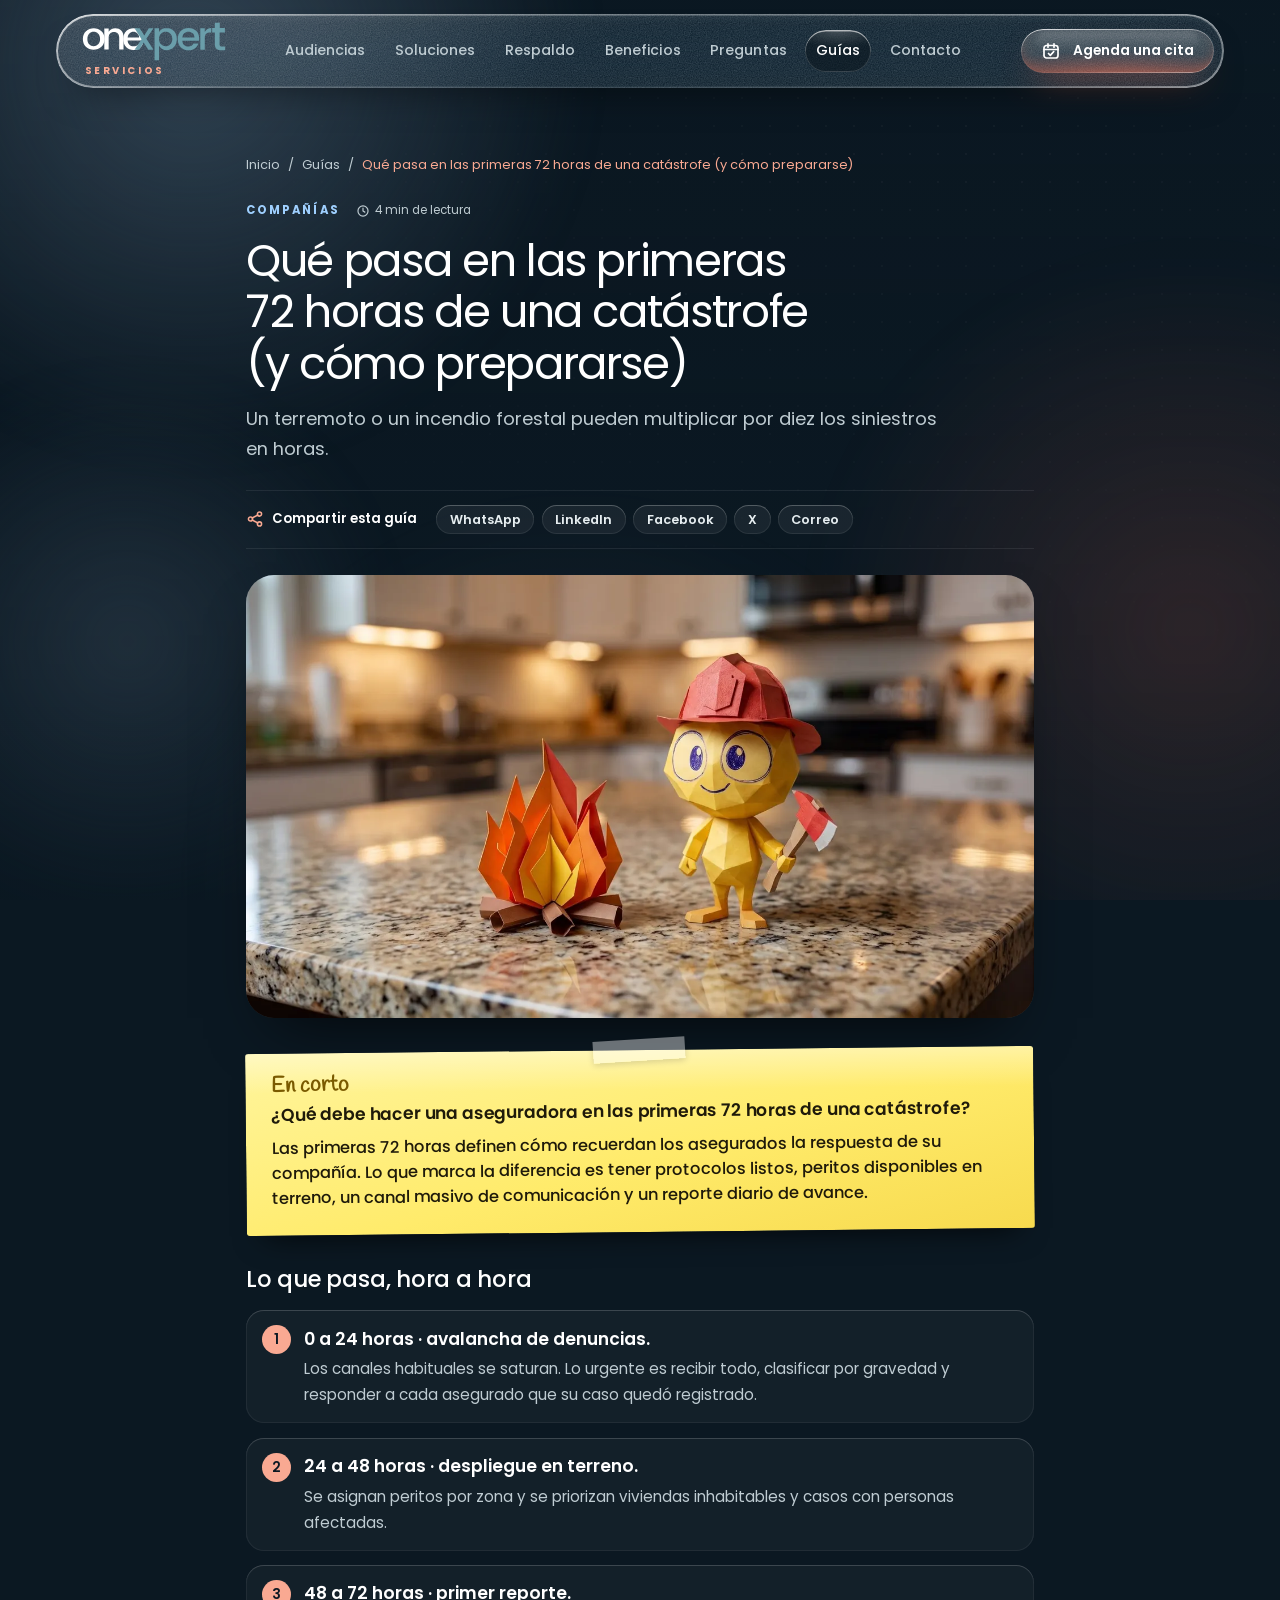
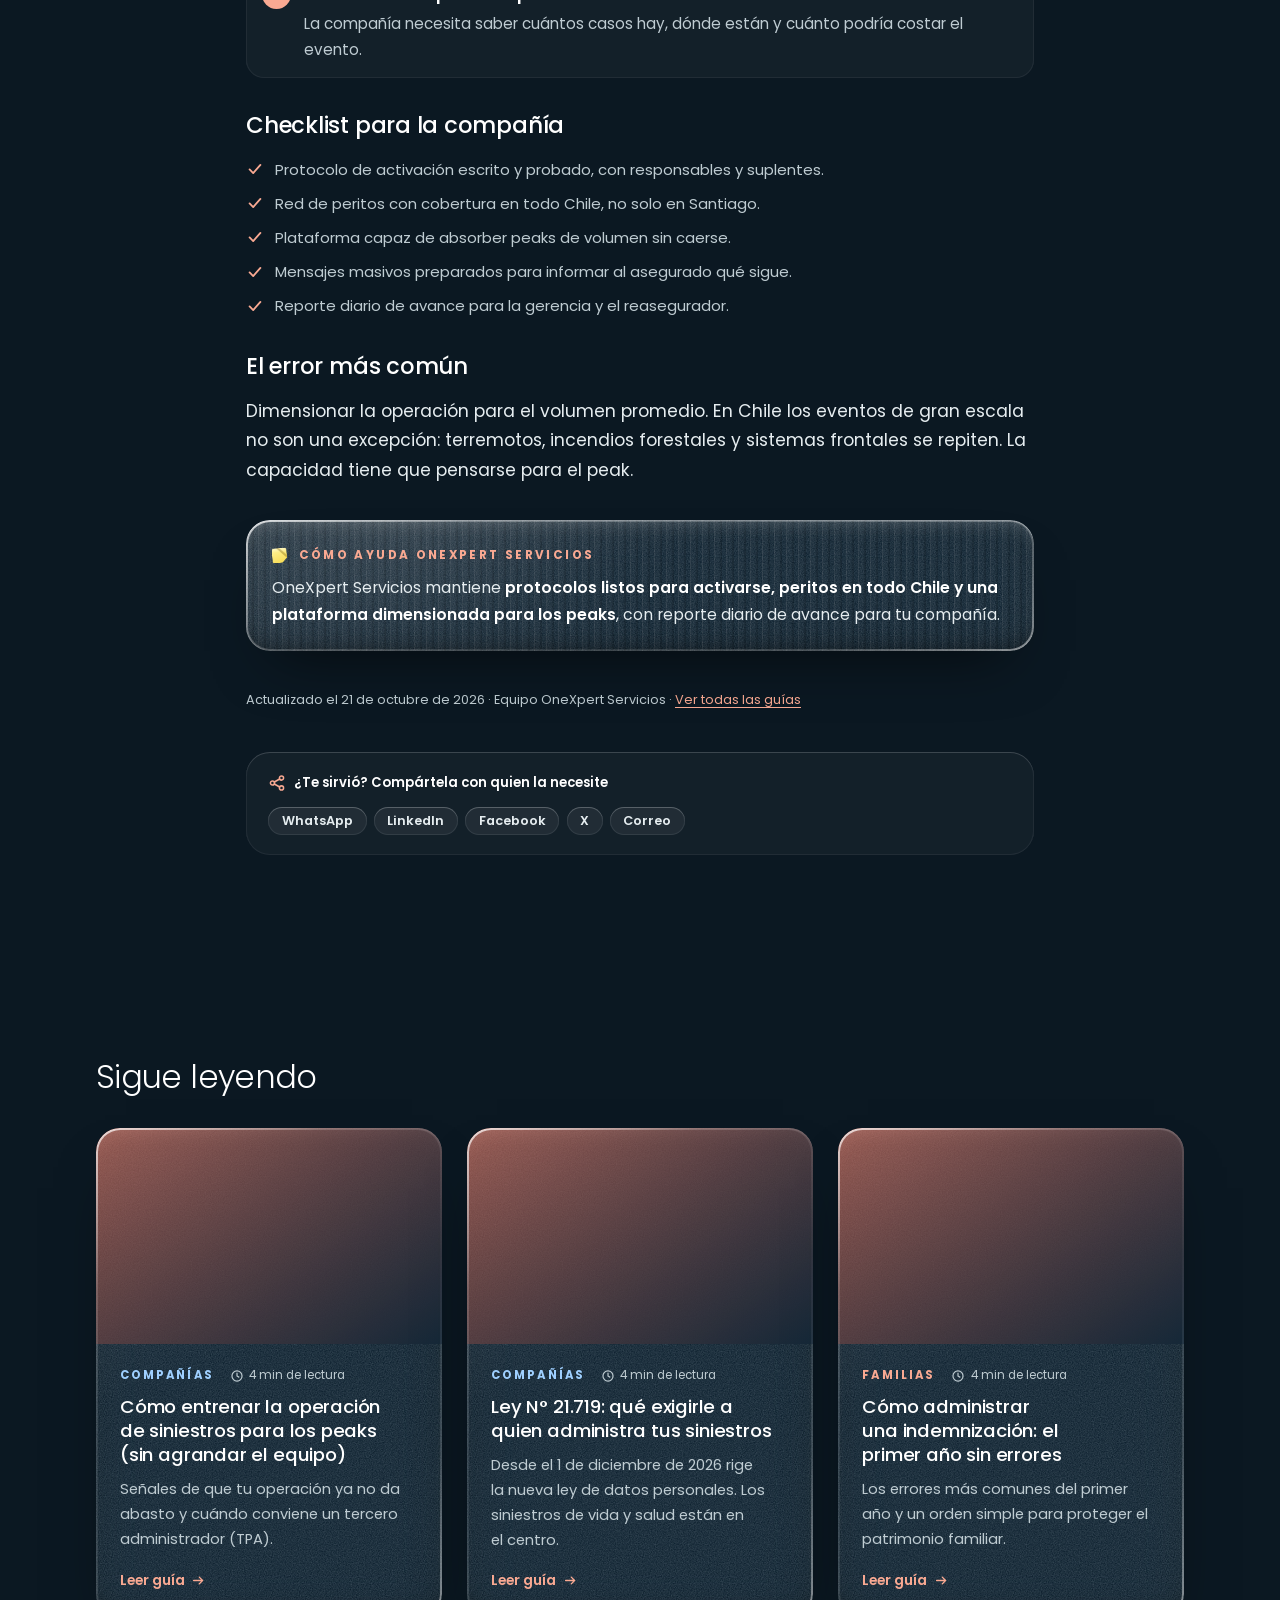
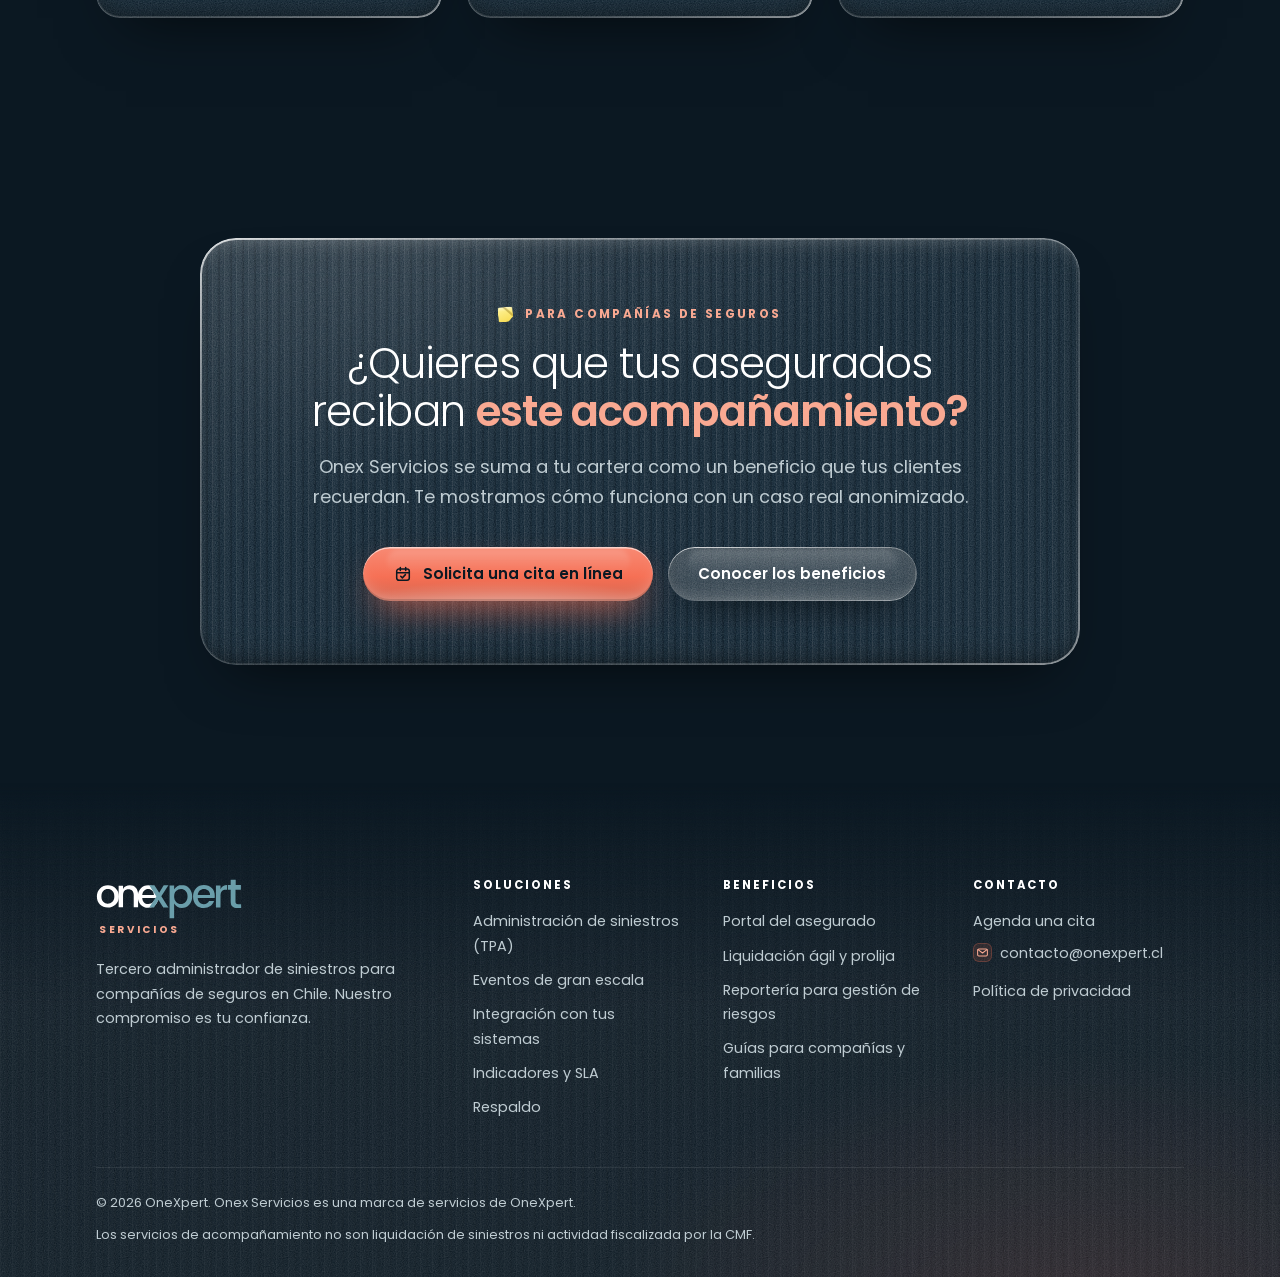
<file: onexpert_servicios2/onexpert_servicios/guias/primeras-72-horas-de-una-catastrofe/index.html>
<!DOCTYPE html>

<html lang="es-CL" data-sitio="servicios">
<head>
  <meta charset="utf-8">
  <meta name="viewport" content="width=device-width, initial-scale=1, viewport-fit=cover">

  <meta http-equiv="Content-Security-Policy" content="default-src 'none'; script-src 'self'; style-src 'self'; font-src 'self'; img-src 'self' data:; manifest-src 'self'; connect-src 'none'; base-uri 'self'; form-action 'none'; object-src 'none'; upgrade-insecure-requests">
  <meta name="referrer" content="strict-origin-when-cross-origin">

  <title>Las primeras 72 horas de una catástrofe | OneXpert</title>
  <meta name="description" content="Un terremoto o un incendio forestal pueden multiplicar por diez los siniestros en horas. Las primeras 72 horas definen cómo recuerdan los asegurados la…">
  <meta name="author" content="OneXpert">
  <meta name="robots" content="index, follow, max-image-preview:large, max-snippet:-1, max-video-preview:-1">
  <link rel="canonical" href="https://servicios.onexpert.cl/guias/primeras-72-horas-de-una-catastrofe/">
  <link rel="alternate" hreflang="es-CL" href="https://servicios.onexpert.cl/guias/primeras-72-horas-de-una-catastrofe/">
  <meta name="geo.region" content="CL">
  <link rel="alternate" type="text/markdown" href="https://servicios.onexpert.cl/llms.txt" title="Resumen del sitio para asistentes de IA">

  <meta property="og:type"               content="article">
  <meta property="og:locale"             content="es_CL">
  <meta property="og:site_name"          content="OneXpert Servicios">
  <meta property="og:url"                content="https://servicios.onexpert.cl/guias/primeras-72-horas-de-una-catastrofe/">
  <meta property="og:title"              content="Qué pasa en las primeras 72 horas de una catástrofe (y cómo prepararse)">
  <meta property="og:description"        content="Un terremoto o un incendio forestal pueden multiplicar por diez los siniestros en horas.">
  <meta property="og:image"              content="https://kreatividademocional.com/servicio/imagenes/social/guias/primeras-72-horas-de-una-catastrofe.jpg?v=1">
  <meta property="og:image:secure_url"   content="https://kreatividademocional.com/servicio/imagenes/social/guias/primeras-72-horas-de-una-catastrofe.jpg?v=1">
  <meta property="og:image:type"         content="image/jpeg">
  <meta property="og:image:width"        content="1200">
  <meta property="og:image:height"       content="630">
  <meta property="og:image:alt"          content="Personaje de papel amarillo vestido de bombero junto a un fuego de papel en una cocina">
  <meta property="article:published_time" content="2026-10-14">
  <meta property="article:modified_time"  content="2026-10-21">
  <meta property="article:section"        content="Compañías">
  <meta property="article:tag"            content="siniestros catastróficos">
  <meta property="article:tag"            content="terremoto seguros Chile">
  <meta property="article:tag"            content="gestión de siniestros masivos">
  <meta property="article:tag"            content="plan de respuesta aseguradora">
  <meta name="twitter:card"              content="summary_large_image">
  <meta name="twitter:title"             content="Qué pasa en las primeras 72 horas de una catástrofe (y cómo prepararse)">
  <meta name="twitter:description"       content="Un terremoto o un incendio forestal pueden multiplicar por diez los siniestros en horas.">
  <meta name="twitter:image"             content="https://kreatividademocional.com/servicio/imagenes/social/guias/primeras-72-horas-de-una-catastrofe.jpg?v=1">
  <meta name="twitter:image:alt"         content="Personaje de papel amarillo vestido de bombero junto a un fuego de papel en una cocina">

  <link rel="icon" href="../../imagenes/favicon/favicon.ico" sizes="32x32">
  <link rel="icon" href="../../imagenes/favicon/favicon-96x96.png" sizes="96x96" type="image/png">
  <link rel="icon" href="../../imagenes/favicon/favicon.svg" type="image/svg+xml">
  <link rel="apple-touch-icon" href="../../imagenes/favicon/apple-touch-icon.png">
  <link rel="manifest" href="../../site.webmanifest">
  <meta name="theme-color" content="#152838">

  <link rel="stylesheet" href="../../css/00-fuentes.css">

  <link rel="stylesheet" href="../../css/01-tokens.css">
  <link rel="stylesheet" href="../../css/02-base.css">
  <link rel="stylesheet" href="../../css/03-vidrio.css">
  <link rel="stylesheet" href="../../css/04-componentes.css">
  <link rel="stylesheet" href="../../css/05-secciones.css">
  <link rel="stylesheet" href="../../css/06-estatico.css">
  <link rel="stylesheet" href="../../css/07-guias.css">

  <script type="application/ld+json">
  {
    "@context": "https://schema.org",
    "@graph": [
      {
        "@type": "BlogPosting",
        "@id": "https://servicios.onexpert.cl/guias/primeras-72-horas-de-una-catastrofe/#articulo",
        "url": "https://servicios.onexpert.cl/guias/primeras-72-horas-de-una-catastrofe/",
        "mainEntityOfPage": "https://servicios.onexpert.cl/guias/primeras-72-horas-de-una-catastrofe/",
        "headline": "Qué pasa en las primeras 72 horas de una catástrofe (y cómo prepararse)",
        "description": "Un terremoto o un incendio forestal pueden multiplicar por diez los siniestros en horas.",
        "abstract": "Las primeras 72 horas definen cómo recuerdan los asegurados la respuesta de su compañía. Lo que marca la diferencia es tener protocolos listos, peritos disponibles en terreno, un canal masivo de comunicación y un reporte diario de avance.",
        "image": [
          {
            "@type": "ImageObject",
            "url": "https://servicios.onexpert.cl/imagenes/social/guias/primeras-72-horas-de-una-catastrofe.jpg",
            "width": 1200,
            "height": 630
          },
          "https://servicios.onexpert.cl/imagenes/guias/guia-catastrofe.jpg"
        ],
        "articleSection": "Compañías",
        "keywords": "siniestros catastróficos, terremoto seguros Chile, gestión de siniestros masivos, plan de respuesta aseguradora",
        "inLanguage": "es-CL",
        "datePublished": "2026-10-14",
        "dateModified": "2026-10-21",
        "timeRequired": "PT4M",
        "author": {
          "@type": "Organization",
          "@id": "https://servicios.onexpert.cl/#organizacion",
          "name": "OneXpert Servicios"
        },
        "publisher": {
          "@type": "Organization",
          "@id": "https://servicios.onexpert.cl/#organizacion",
          "name": "OneXpert",
          "logo": {
            "@type": "ImageObject",
            "url": "https://servicios.onexpert.cl/imagenes/logo/logo-onex.svg"
          }
        },
        "isPartOf": {
          "@id": "https://servicios.onexpert.cl/guias/#blog"
        }
      },
      {
        "@type": "BreadcrumbList",
        "itemListElement": [
          {
            "@type": "ListItem",
            "position": 1,
            "name": "Inicio",
            "item": "https://servicios.onexpert.cl/"
          },
          {
            "@type": "ListItem",
            "position": 2,
            "name": "Guías",
            "item": "https://servicios.onexpert.cl/guias/"
          },
          {
            "@type": "ListItem",
            "position": 3,
            "name": "Qué pasa en las primeras 72 horas de una catástrofe (y cómo prepararse)",
            "item": "https://servicios.onexpert.cl/guias/primeras-72-horas-de-una-catastrofe/"
          }
        ]
      },
      {
        "@type": "FAQPage",
        "@id": "https://servicios.onexpert.cl/guias/primeras-72-horas-de-una-catastrofe/#pregunta",
        "mainEntity": [
          {
            "@type": "Question",
            "name": "¿Qué debe hacer una aseguradora en las primeras 72 horas de una catástrofe?",
            "acceptedAnswer": {
              "@type": "Answer",
              "text": "Las primeras 72 horas definen cómo recuerdan los asegurados la respuesta de su compañía. Lo que marca la diferencia es tener protocolos listos, peritos disponibles en terreno, un canal masivo de comunicación y un reporte diario de avance."
            }
          }
        ]
      }
    ]
  }
  </script>
</head>
<body class="pagina-guia">

<a class="salto" href="#contenido">Saltar al contenido principal</a>

<div class="aurora" aria-hidden="true">
  <span class="aurora__luz aurora__luz--1"></span>
  <span class="aurora__luz aurora__luz--2"></span>
  <span class="aurora__luz aurora__luz--3"></span>
  <span class="aurora__luz aurora__luz--4"></span>
  <span class="aurora__velo"></span>
  <span class="aurora__trama"></span>
</div>

<header class="cabecera" data-seccion="cabecera">
  <div class="cabecera__barra vidrio vidrio--pildora">

    <a class="logo" href="../../" aria-label="OneXpert Servicios, ir al inicio">
      
      <img class="logo__img logo__img--color" src="../../imagenes/logo/logo-onex.svg" alt="" aria-hidden="true" width="510" height="139">
      <img class="logo__img logo__img--blanco" src="../../imagenes/logo/logo-onex-blanco.svg" alt="OneXpert Servicios" width="510" height="139">
      <span class="logo__unidad">Servicios</span>
    </a>

    <nav class="nav" aria-label="Navegación principal">
      <a class="nav__enlace" href="../../#audiencias">Audiencias</a>
      <a class="nav__enlace" href="../../#soluciones">Soluciones</a>
      <a class="nav__enlace" href="../../#respaldo">Respaldo</a>
      <a class="nav__enlace" href="../../#beneficios">Beneficios</a>
      <a class="nav__enlace" href="../../#preguntas">Preguntas</a>
      <a class="nav__enlace" href="../" aria-current="page">Guías</a>
      <a class="nav__enlace" href="../../#contacto">Contacto</a>
    </nav>

    <div class="cabecera__acciones">
      
      <a class="boton boton--cita boton--chico enlace-cita" href="mailto:contacto@onexpert.cl?subject=Solicitud%20de%20cita%20OneXpert%20Servicios"><svg class="boton__icono" viewBox="0 0 20 20" fill="none" stroke="currentColor" stroke-width="1.7" stroke-linecap="round" stroke-linejoin="round" aria-hidden="true"><rect x="3" y="4.5" width="14" height="12.5" rx="2.5"/><path d="M3 8.5h14M7 2.8v3.4M13 2.8v3.4M7.5 12.5l1.8 1.8 3.4-3.6"/></svg><span class="boton__texto texto-largo" data-texto="Agenda una cita"><span>Agenda una cita</span></span><span class="boton__texto texto-corto" data-texto="Cita"><span>Cita</span></span></a>
      <button class="menu-boton" type="button" aria-expanded="false" aria-controls="panel-menu" aria-label="Abrir menú">
        <span class="menu-boton__linea"></span><span class="menu-boton__linea"></span>
      </button>
    </div>

    <span class="cabecera__progreso" aria-hidden="true"></span>
  </div>
</header>

<div class="panel-menu" id="panel-menu" inert>
  <div class="panel-menu__fondo" data-cerrar-menu></div>
  <nav class="panel-menu__cuerpo" aria-label="Menú">
    <a class="panel-menu__enlace" href="../../#audiencias">Audiencias</a>
    <a class="panel-menu__enlace" href="../../#soluciones">Soluciones</a>
    <a class="panel-menu__enlace" href="../../#respaldo">Respaldo</a>
    <a class="panel-menu__enlace" href="../../#beneficios">Beneficios</a>
    <a class="panel-menu__enlace" href="../../#preguntas">Preguntas</a>
    <a class="panel-menu__enlace" href="../" aria-current="page">Guías</a>
    <a class="panel-menu__enlace" href="../../#contacto">Contacto</a>
    <div class="panel-menu__pie">
      <a class="panel-menu__cruce" href="https://liquidadora.onexpert.cl/">Ir a OneXpert Liquidadora<svg viewBox="0 0 20 20" fill="none" stroke="currentColor" stroke-width="1.8" stroke-linecap="round" stroke-linejoin="round" aria-hidden="true"><path d="M3.5 10h12M11 5.5l4.5 4.5-4.5 4.5"/></svg></a>
      <a class="panel-menu__cruce" href="mailto:comercial@onexpert.cl">comercial@onexpert.cl<svg viewBox="0 0 20 20" fill="none" stroke="currentColor" stroke-width="1.8" stroke-linecap="round" stroke-linejoin="round" aria-hidden="true"><path d="M3.5 10h12M11 5.5l4.5 4.5-4.5 4.5"/></svg></a>
    </div>
  </nav>
</div>

<main id="contenido">

<article class="seccion seccion--transparente guia-pagina" id="primeras-72-horas-de-una-catastrofe" data-cat="Compañías" aria-labelledby="guia-titulo">

  <div class="contenedor contenedor--angosto">
    <nav class="migas" aria-label="Migas de pan"><a href="../../">Inicio</a><span aria-hidden="true">/</span><a href="../">Guías</a><span aria-hidden="true">/</span><span aria-current="page">Qué pasa en las primeras 72 horas de una catástrofe (y cómo prepararse)</span></nav>

    <header class="guia-articulo__cabeza">
      <span class="guia-meta"><span class="guia-meta__cat" data-cat="Compañías">Compañías</span><span class="guia-meta__tiempo"><svg viewBox="0 0 20 20" fill="none" stroke="currentColor" stroke-width="1.7" stroke-linecap="round" aria-hidden="true"><circle cx="10" cy="10" r="7.2"/><path d="M10 6v4l2.6 1.6"/></svg>4 min de lectura</span></span>
      <h1 id="guia-titulo">Qué pasa en las primeras 72 horas de una catástrofe (y cómo prepararse)</h1>
      <p class="bajada">Un terremoto o un incendio forestal pueden multiplicar por diez los siniestros en horas.</p>
    </header>

      <div class="compartir compartir--arriba" data-compartir data-url="https://servicios.onexpert.cl/guias/primeras-72-horas-de-una-catastrofe/" data-titulo="Qué pasa en las primeras 72 horas de una catástrofe (y cómo prepararse) · Guías OneXpert Servicios">
        <p class="compartir__titulo"><svg viewBox="0 0 20 20" fill="none" stroke="currentColor" stroke-width="1.7" stroke-linecap="round" stroke-linejoin="round" aria-hidden="true"><circle cx="15" cy="4.5" r="2.3"/><circle cx="5" cy="10" r="2.3"/><circle cx="15" cy="15.5" r="2.3"/><path d="m7 8.9 6-3.3M7 11.1l6 3.3"/></svg><span>Compartir esta guía</span></p>
        <div class="compartir__acciones">
          <a class="compartir__red" data-red="whatsapp" href="https://wa.me/?text=Qu%C3%A9%20pasa%20en%20las%20primeras%2072%20horas%20de%20una%20cat%C3%A1strofe%20%28y%20c%C3%B3mo%20prepararse%29%20%C2%B7%20Gu%C3%ADas%20OneXpert%20Servicios%20https%3A%2F%2Fservicios.onexpert.cl%2Fguias%2Fprimeras-72-horas-de-una-catastrofe%2F" target="_blank" rel="noopener noreferrer">WhatsApp</a>
          <a class="compartir__red" data-red="linkedin" href="https://www.linkedin.com/sharing/share-offsite/?url=https%3A%2F%2Fservicios.onexpert.cl%2Fguias%2Fprimeras-72-horas-de-una-catastrofe%2F" target="_blank" rel="noopener noreferrer">LinkedIn</a>
          <a class="compartir__red" data-red="facebook" href="https://www.facebook.com/sharer/sharer.php?u=https%3A%2F%2Fservicios.onexpert.cl%2Fguias%2Fprimeras-72-horas-de-una-catastrofe%2F" target="_blank" rel="noopener noreferrer">Facebook</a>
          <a class="compartir__red" data-red="x" href="https://twitter.com/intent/tweet?url=https%3A%2F%2Fservicios.onexpert.cl%2Fguias%2Fprimeras-72-horas-de-una-catastrofe%2F&amp;text=Qu%C3%A9%20pasa%20en%20las%20primeras%2072%20horas%20de%20una%20cat%C3%A1strofe%20%28y%20c%C3%B3mo%20prepararse%29%20%C2%B7%20Gu%C3%ADas%20OneXpert%20Servicios" target="_blank" rel="noopener noreferrer">X</a>
          <a class="compartir__red" data-red="correo" href="mailto:?subject=Qu%C3%A9%20pasa%20en%20las%20primeras%2072%20horas%20de%20una%20cat%C3%A1strofe%20%28y%20c%C3%B3mo%20prepararse%29%20%C2%B7%20Gu%C3%ADas%20OneXpert%20Servicios&amp;body=Un%20terremoto%20o%20un%20incendio%20forestal%20pueden%20multiplicar%20por%20diez%20los%20siniestros%20en%20horas.%20https%3A%2F%2Fservicios.onexpert.cl%2Fguias%2Fprimeras-72-horas-de-una-catastrofe%2F">Correo</a>
        </div>
      </div>

    <figure class="guia-articulo__foto">
      <picture>
        <source srcset="../../imagenes/guias/guia-catastrofe.webp" type="image/webp">
        <img src="../../imagenes/guias/guia-catastrofe.jpg" alt="Personaje de papel amarillo vestido de bombero junto a un fuego de papel en una cocina" width="1400" height="782" fetchpriority="high" decoding="async">
      </picture>
    </figure>

    <div class="guia-articulo__cuerpo">
        
        <aside aria-label="En corto" class="guia-corto">
        <p class="guia-corto__rotulo">En corto</p>
        <h2 class="guia-corto__pregunta">¿Qué debe hacer una aseguradora en las primeras 72 horas de una catástrofe?</h2>
        <p>Las primeras 72 horas definen cómo recuerdan los asegurados la respuesta de su compañía. Lo que marca la diferencia es tener protocolos listos, peritos disponibles en terreno, un canal masivo de comunicación y un reporte diario de avance.</p>
        </aside>
        <h3>Lo que pasa, hora a hora</h3>
        <ol class="guia-pasos"><li><b>0 a 24 horas · avalancha de denuncias.</b><span>Los canales habituales se saturan. Lo urgente es recibir todo, clasificar por gravedad y responder a cada asegurado que su caso quedó registrado.</span></li><li><b>24 a 48 horas · despliegue en terreno.</b><span>Se asignan peritos por zona y se priorizan viviendas inhabitables y casos con personas afectadas.</span></li><li><b>48 a 72 horas · primer reporte.</b><span>La compañía necesita saber cuántos casos hay, dónde están y cuánto podría costar el evento.</span></li></ol>
        <h3>Checklist para la compañía</h3>
        <ul class="lista-check"><li><svg aria-hidden="true" fill="none" stroke="currentColor" stroke-linecap="round" stroke-linejoin="round" stroke-width="2" viewbox="0 0 20 20"><path d="m4 10.5 4 4 8-9"></path></svg><span>Protocolo de activación escrito y probado, con responsables y suplentes.</span></li><li><svg aria-hidden="true" fill="none" stroke="currentColor" stroke-linecap="round" stroke-linejoin="round" stroke-width="2" viewbox="0 0 20 20"><path d="m4 10.5 4 4 8-9"></path></svg><span>Red de peritos con cobertura en todo Chile, no solo en Santiago.</span></li><li><svg aria-hidden="true" fill="none" stroke="currentColor" stroke-linecap="round" stroke-linejoin="round" stroke-width="2" viewbox="0 0 20 20"><path d="m4 10.5 4 4 8-9"></path></svg><span>Plataforma capaz de absorber peaks de volumen sin caerse.</span></li><li><svg aria-hidden="true" fill="none" stroke="currentColor" stroke-linecap="round" stroke-linejoin="round" stroke-width="2" viewbox="0 0 20 20"><path d="m4 10.5 4 4 8-9"></path></svg><span>Mensajes masivos preparados para informar al asegurado qué sigue.</span></li><li><svg aria-hidden="true" fill="none" stroke="currentColor" stroke-linecap="round" stroke-linejoin="round" stroke-width="2" viewbox="0 0 20 20"><path d="m4 10.5 4 4 8-9"></path></svg><span>Reporte diario de avance para la gerencia y el reasegurador.</span></li></ul>
        <h3>El error más común</h3>
        <p>Dimensionar la operación para el volumen promedio. En Chile los eventos de gran escala no son una excepción: terremotos, incendios forestales y sistemas frontales se repiten. La capacidad tiene que pensarse para el peak.</p>
        <aside aria-label="Cómo ayuda Onex Servicios" class="guia-onex vidrio vidrio--acanalado">
        <p class="rotulo">Cómo ayuda OneXpert Servicios</p>
        <p>OneXpert Servicios mantiene <b>protocolos listos para activarse, peritos en todo Chile y una plataforma dimensionada para los peaks</b>, con reporte diario de avance para tu compañía.</p>
        </aside>
      <p class="guia-articulo__pie"><time datetime="2026-10-21">Actualizado el 21 de octubre de 2026</time> · Equipo OneXpert Servicios · <a href="../">Ver todas las guías</a></p>
    </div>

      <div class="compartir compartir--abajo" data-compartir data-url="https://servicios.onexpert.cl/guias/primeras-72-horas-de-una-catastrofe/" data-titulo="Qué pasa en las primeras 72 horas de una catástrofe (y cómo prepararse) · Guías OneXpert Servicios">
        <p class="compartir__titulo"><svg viewBox="0 0 20 20" fill="none" stroke="currentColor" stroke-width="1.7" stroke-linecap="round" stroke-linejoin="round" aria-hidden="true"><circle cx="15" cy="4.5" r="2.3"/><circle cx="5" cy="10" r="2.3"/><circle cx="15" cy="15.5" r="2.3"/><path d="m7 8.9 6-3.3M7 11.1l6 3.3"/></svg><span>¿Te sirvió? Compártela con quien la necesite</span></p>
        <div class="compartir__acciones">
          <a class="compartir__red" data-red="whatsapp" href="https://wa.me/?text=Qu%C3%A9%20pasa%20en%20las%20primeras%2072%20horas%20de%20una%20cat%C3%A1strofe%20%28y%20c%C3%B3mo%20prepararse%29%20%C2%B7%20Gu%C3%ADas%20OneXpert%20Servicios%20https%3A%2F%2Fservicios.onexpert.cl%2Fguias%2Fprimeras-72-horas-de-una-catastrofe%2F" target="_blank" rel="noopener noreferrer">WhatsApp</a>
          <a class="compartir__red" data-red="linkedin" href="https://www.linkedin.com/sharing/share-offsite/?url=https%3A%2F%2Fservicios.onexpert.cl%2Fguias%2Fprimeras-72-horas-de-una-catastrofe%2F" target="_blank" rel="noopener noreferrer">LinkedIn</a>
          <a class="compartir__red" data-red="facebook" href="https://www.facebook.com/sharer/sharer.php?u=https%3A%2F%2Fservicios.onexpert.cl%2Fguias%2Fprimeras-72-horas-de-una-catastrofe%2F" target="_blank" rel="noopener noreferrer">Facebook</a>
          <a class="compartir__red" data-red="x" href="https://twitter.com/intent/tweet?url=https%3A%2F%2Fservicios.onexpert.cl%2Fguias%2Fprimeras-72-horas-de-una-catastrofe%2F&amp;text=Qu%C3%A9%20pasa%20en%20las%20primeras%2072%20horas%20de%20una%20cat%C3%A1strofe%20%28y%20c%C3%B3mo%20prepararse%29%20%C2%B7%20Gu%C3%ADas%20OneXpert%20Servicios" target="_blank" rel="noopener noreferrer">X</a>
          <a class="compartir__red" data-red="correo" href="mailto:?subject=Qu%C3%A9%20pasa%20en%20las%20primeras%2072%20horas%20de%20una%20cat%C3%A1strofe%20%28y%20c%C3%B3mo%20prepararse%29%20%C2%B7%20Gu%C3%ADas%20OneXpert%20Servicios&amp;body=Un%20terremoto%20o%20un%20incendio%20forestal%20pueden%20multiplicar%20por%20diez%20los%20siniestros%20en%20horas.%20https%3A%2F%2Fservicios.onexpert.cl%2Fguias%2Fprimeras-72-horas-de-una-catastrofe%2F">Correo</a>
        </div>
      </div>
  </div>

</article>

<section class="seccion seccion--transparente guias-relacionadas" aria-labelledby="relacionadas-titulo">
  <div class="contenedor">
    <h2 class="guias-barra__titulo" id="relacionadas-titulo">Sigue leyendo</h2>
    <div class="guias-rejilla">

        <article class="guia-tarjeta vidrio" data-cat="Compañías">
          <a class="guia-tarjeta__enlace" href="../preparar-la-operacion-de-siniestros-para-los-peaks/">
            <figure class="guia-tarjeta__foto">
              <picture>
                <source srcset="../../imagenes/guias/guia-operacion-peaks.webp" type="image/webp">
                <img src="../../imagenes/guias/guia-operacion-peaks.jpg" alt="Personaje de papel amarillo haciendo flexiones en el piso de un gimnasio" width="1400" height="782" loading="lazy" decoding="async">
              </picture>
            </figure>
            <div class="guia-tarjeta__cuerpo">
              <span class="guia-meta"><span class="guia-meta__cat" data-cat="Compañías">Compañías</span><span class="guia-meta__tiempo"><svg viewBox="0 0 20 20" fill="none" stroke="currentColor" stroke-width="1.7" stroke-linecap="round" aria-hidden="true"><circle cx="10" cy="10" r="7.2"/><path d="M10 6v4l2.6 1.6"/></svg>4 min de lectura</span></span>
              <h3>Cómo entrenar la operación de siniestros para los peaks (sin agrandar el equipo)</h3>
              <p>Señales de que tu operación ya no da abasto y cuándo conviene un tercero administrador (TPA).</p>
              <span class="guia-tarjeta__leer">Leer guía<svg viewBox="0 0 20 20" fill="none" stroke="currentColor" stroke-width="1.8" stroke-linecap="round" stroke-linejoin="round" aria-hidden="true"><path d="M3.5 10h12M11 5.5l4.5 4.5-4.5 4.5"/></svg></span>
            </div>
          </a>
        </article>

        <article class="guia-tarjeta vidrio" data-cat="Compañías">
          <a class="guia-tarjeta__enlace" href="../ley-21719-datos-sensibles-siniestros/">
            <figure class="guia-tarjeta__foto">
              <picture>
                <source srcset="../../imagenes/fotos/documentos-revision.webp" type="image/webp">
                <img src="../../imagenes/fotos/documentos-revision.jpg" alt="Mujer revisando con atención documentos impresos junto a su computador" width="1000" height="667" loading="lazy" decoding="async">
              </picture>
            </figure>
            <div class="guia-tarjeta__cuerpo">
              <span class="guia-meta"><span class="guia-meta__cat" data-cat="Compañías">Compañías</span><span class="guia-meta__tiempo"><svg viewBox="0 0 20 20" fill="none" stroke="currentColor" stroke-width="1.7" stroke-linecap="round" aria-hidden="true"><circle cx="10" cy="10" r="7.2"/><path d="M10 6v4l2.6 1.6"/></svg>4 min de lectura</span></span>
              <h3>Ley N° 21.719: qué exigirle a quien administra tus siniestros</h3>
              <p>Desde el 1 de diciembre de 2026 rige la nueva ley de datos personales. Los siniestros de vida y salud están en el centro.</p>
              <span class="guia-tarjeta__leer">Leer guía<svg viewBox="0 0 20 20" fill="none" stroke="currentColor" stroke-width="1.8" stroke-linecap="round" stroke-linejoin="round" aria-hidden="true"><path d="M3.5 10h12M11 5.5l4.5 4.5-4.5 4.5"/></svg></span>
            </div>
          </a>
        </article>

        <article class="guia-tarjeta vidrio" data-cat="Familias">
          <a class="guia-tarjeta__enlace" href="../como-administrar-una-indemnizacion/">
            <figure class="guia-tarjeta__foto">
              <picture>
                <source srcset="../../imagenes/guias/guia-indemnizacion.webp" type="image/webp">
                <img src="../../imagenes/guias/guia-indemnizacion.jpg" alt="Personaje de papel amarillo durmiendo junto a un reloj: antes de decidir qué hacer con una indemnización, date tiempo" width="1400" height="782" loading="lazy" decoding="async">
              </picture>
            </figure>
            <div class="guia-tarjeta__cuerpo">
              <span class="guia-meta"><span class="guia-meta__cat" data-cat="Familias">Familias</span><span class="guia-meta__tiempo"><svg viewBox="0 0 20 20" fill="none" stroke="currentColor" stroke-width="1.7" stroke-linecap="round" aria-hidden="true"><circle cx="10" cy="10" r="7.2"/><path d="M10 6v4l2.6 1.6"/></svg>4 min de lectura</span></span>
              <h3>Cómo administrar una indemnización: el primer año sin errores</h3>
              <p>Los errores más comunes del primer año y un orden simple para proteger el patrimonio familiar.</p>
              <span class="guia-tarjeta__leer">Leer guía<svg viewBox="0 0 20 20" fill="none" stroke="currentColor" stroke-width="1.8" stroke-linecap="round" stroke-linejoin="round" aria-hidden="true"><path d="M3.5 10h12M11 5.5l4.5 4.5-4.5 4.5"/></svg></span>
            </div>
          </a>
        </article>

    </div>
  </div>
</section>

<section class="seccion seccion--transparente seccion--llamado" aria-labelledby="llamado-titulo">
  <div class="contenedor">
    <div class="llamado vidrio vidrio--acanalado">
      <p class="rotulo">Para compañías de seguros</p>
      <h2 class="titular" id="llamado-titulo">¿Quieres que tus asegurados reciban <b>este acompañamiento?</b></h2>
      <p class="bajada">Onex Servicios se suma a tu cartera como un beneficio que tus clientes recuerdan. Te mostramos cómo funciona con un caso real anonimizado.</p>
      <div class="botones">
        <a class="boton boton--accion enlace-cita" href="mailto:contacto@onexpert.cl?subject=Solicitud%20de%20cita%20OneXpert%20Servicios"><svg class="boton__icono" viewBox="0 0 20 20" fill="none" stroke="currentColor" stroke-width="1.7" stroke-linecap="round" stroke-linejoin="round" aria-hidden="true"><rect x="3" y="4.5" width="14" height="12.5" rx="2.5"/><path d="M3 8.5h14M7 2.8v3.4M13 2.8v3.4M7.5 12.5l1.8 1.8 3.4-3.6"/></svg><span class="boton__texto" data-texto="Solicita una cita en línea"><span>Solicita una cita en línea</span></span></a>
        <a class="boton boton--vidrio" href="../../#beneficios"><span class="boton__texto" data-texto="Conocer los beneficios"><span>Conocer los beneficios</span></span></a>
      </div>
    </div>
  </div>
</section>

</main>

<footer class="pie" data-seccion="pie">

  <div class="pie__textura" aria-hidden="true">
    <img src="../../video/textura-pie-poster.jpg" alt="" width="1280" height="720" loading="lazy" decoding="async">
  </div>

  <div class="contenedor">
    <div class="pie__rejilla">

      <div class="pie__marca">
        <a class="logo" href="../../" aria-label="OneXpert Servicios, ir al inicio">
          <img class="logo__img logo__img--color" src="../../imagenes/logo/logo-onex.svg" alt="" aria-hidden="true" width="510" height="139">
          <img class="logo__img logo__img--blanco" src="../../imagenes/logo/logo-onex-blanco.svg" alt="OneXpert Servicios" width="510" height="139">
          <span class="logo__unidad">Servicios</span>
        </a>
        <p>Tercero administrador de siniestros para compañías de seguros en Chile. Nuestro compromiso es tu confianza.</p>
      </div>

      <div>
        <h4>Soluciones</h4>
        <ul>
          <li><a href="../../#gestion-de-siniestros">Administración de siniestros (TPA)</a></li>
          <li><a href="../../#catastrofes">Eventos de gran escala</a></li>
          <li><a href="../../#enlaces-tecnologicos">Integración con tus sistemas</a></li>
          <li><a href="../../#indicadores">Indicadores y SLA</a></li>
          <li><a href="../../#respaldo">Respaldo</a></li>
        </ul>
      </div>

      <div>
        <h4>Beneficios</h4>
        <ul>
          <li><a href="../../#portal-del-asegurado">Portal del asegurado</a></li>
          <li><a href="../../#liquidacion-agil">Liquidación ágil y prolija</a></li>
          <li><a href="../../#reporteria-gestion-riesgos">Reportería para gestión de riesgos</a></li>
          <li><a href="../">Guías para compañías y familias</a></li>
        </ul>
      </div>

      <div>
        <h4>Contacto</h4>
        <ul>
          <li><a class="enlace-cita" href="mailto:contacto@onexpert.cl?subject=Solicitud%20de%20cita%20OneXpert%20Servicios">Agenda una cita</a></li>
          <li>
            <a class="pie__correo" href="mailto:comercial@onexpert.cl" aria-describedby="ayuda-comercial"><svg class="pie__icono" viewBox="0 0 20 20" fill="none" stroke="currentColor" stroke-width="1.6" stroke-linecap="round" stroke-linejoin="round" aria-hidden="true"><rect x="2.5" y="4.5" width="15" height="11" rx="2"/><path d="m3.2 5.6 6.8 5.2 6.8-5.2"/></svg>contacto@onexpert.cl</a>
            <span class="ayuda" id="ayuda-comercial" role="tooltip">Para compañías de seguros, corredores y sponsors: cotizaciones, demostraciones y alianzas. Lunes a viernes, 9:00 a 18:00 h.</span>
          </li>
          
          <li><a href="../../privacidad/">Política de privacidad</a></li>
        </ul>
      </div>

    </div>

    <div class="pie__legal">
      <span>© 2026 OneXpert. Onex Servicios es una marca de servicios de OneXpert.</span>
      <span>Los servicios de acompañamiento no son liquidación de siniestros ni actividad fiscalizada por la CMF.</span>
    </div>
  </div>
</footer>

<script src="../../js/sitio.js" defer></script>
</body>
</html>
</file>
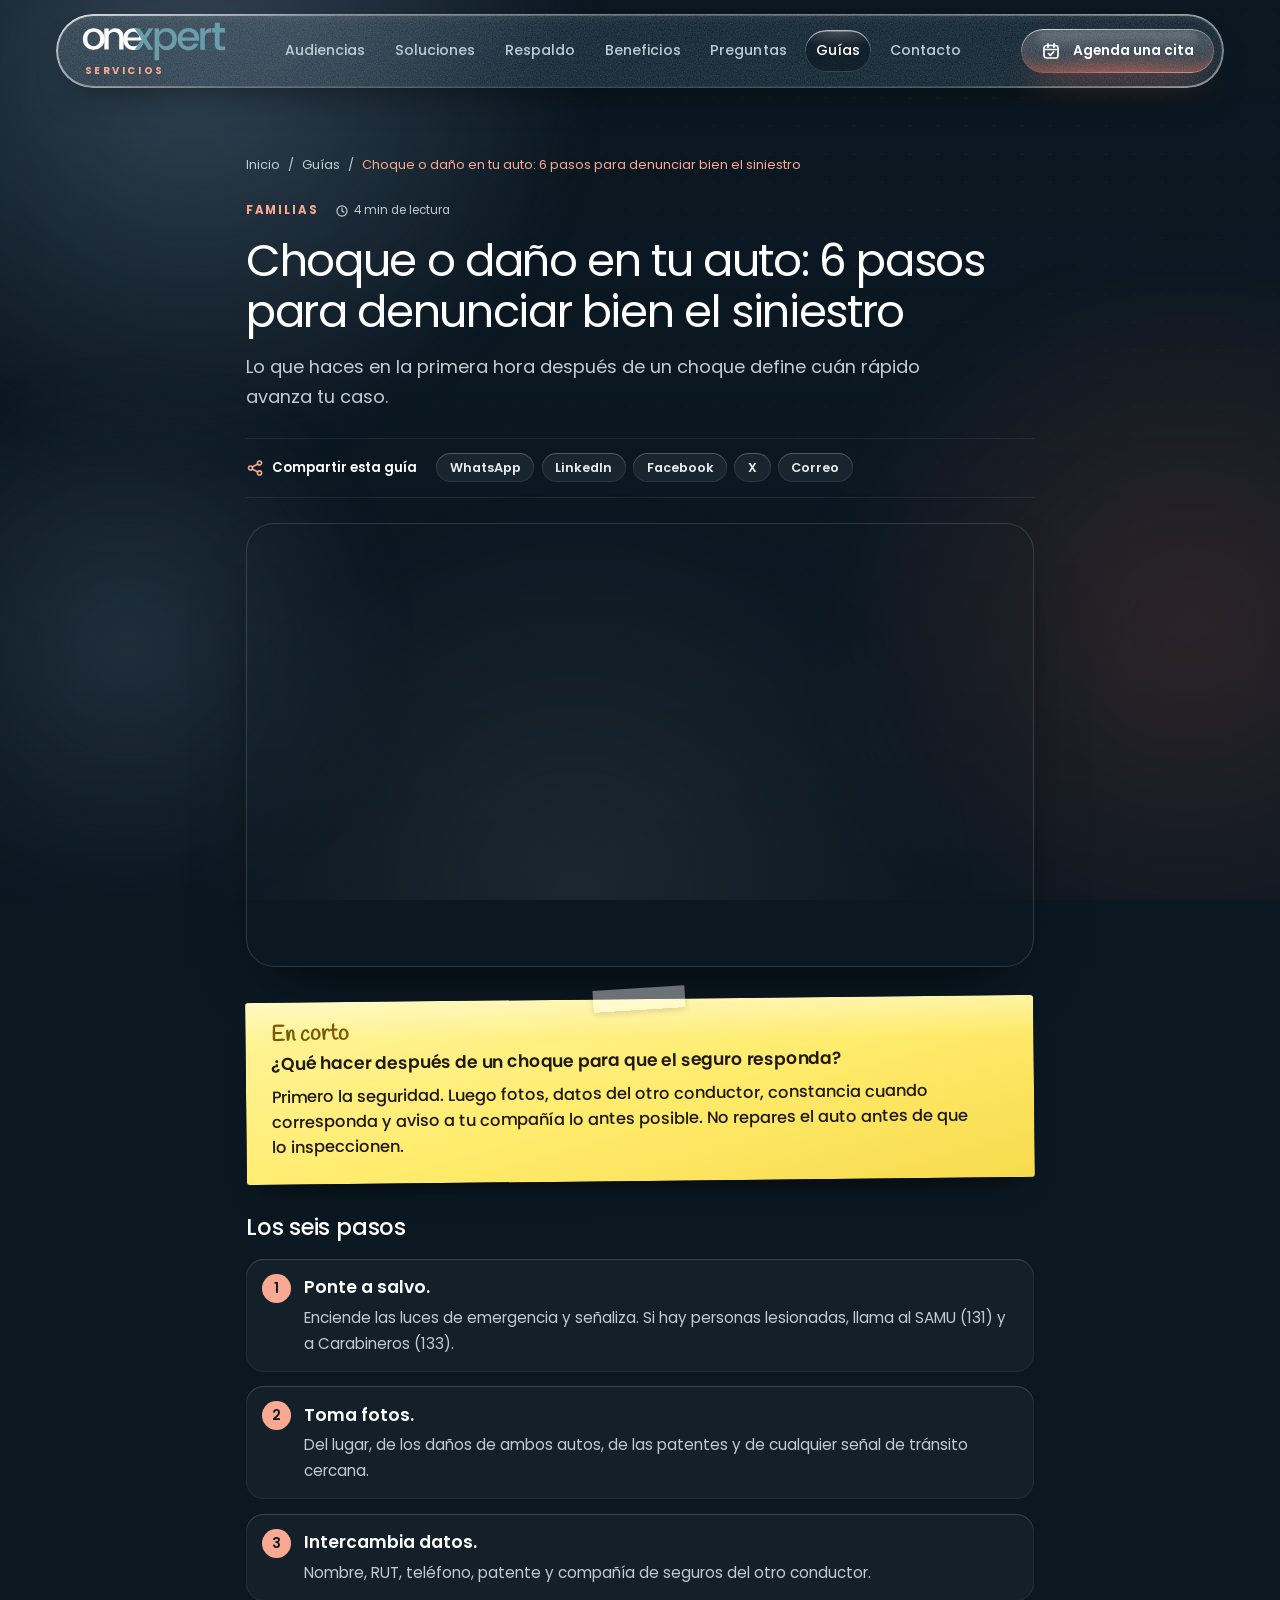
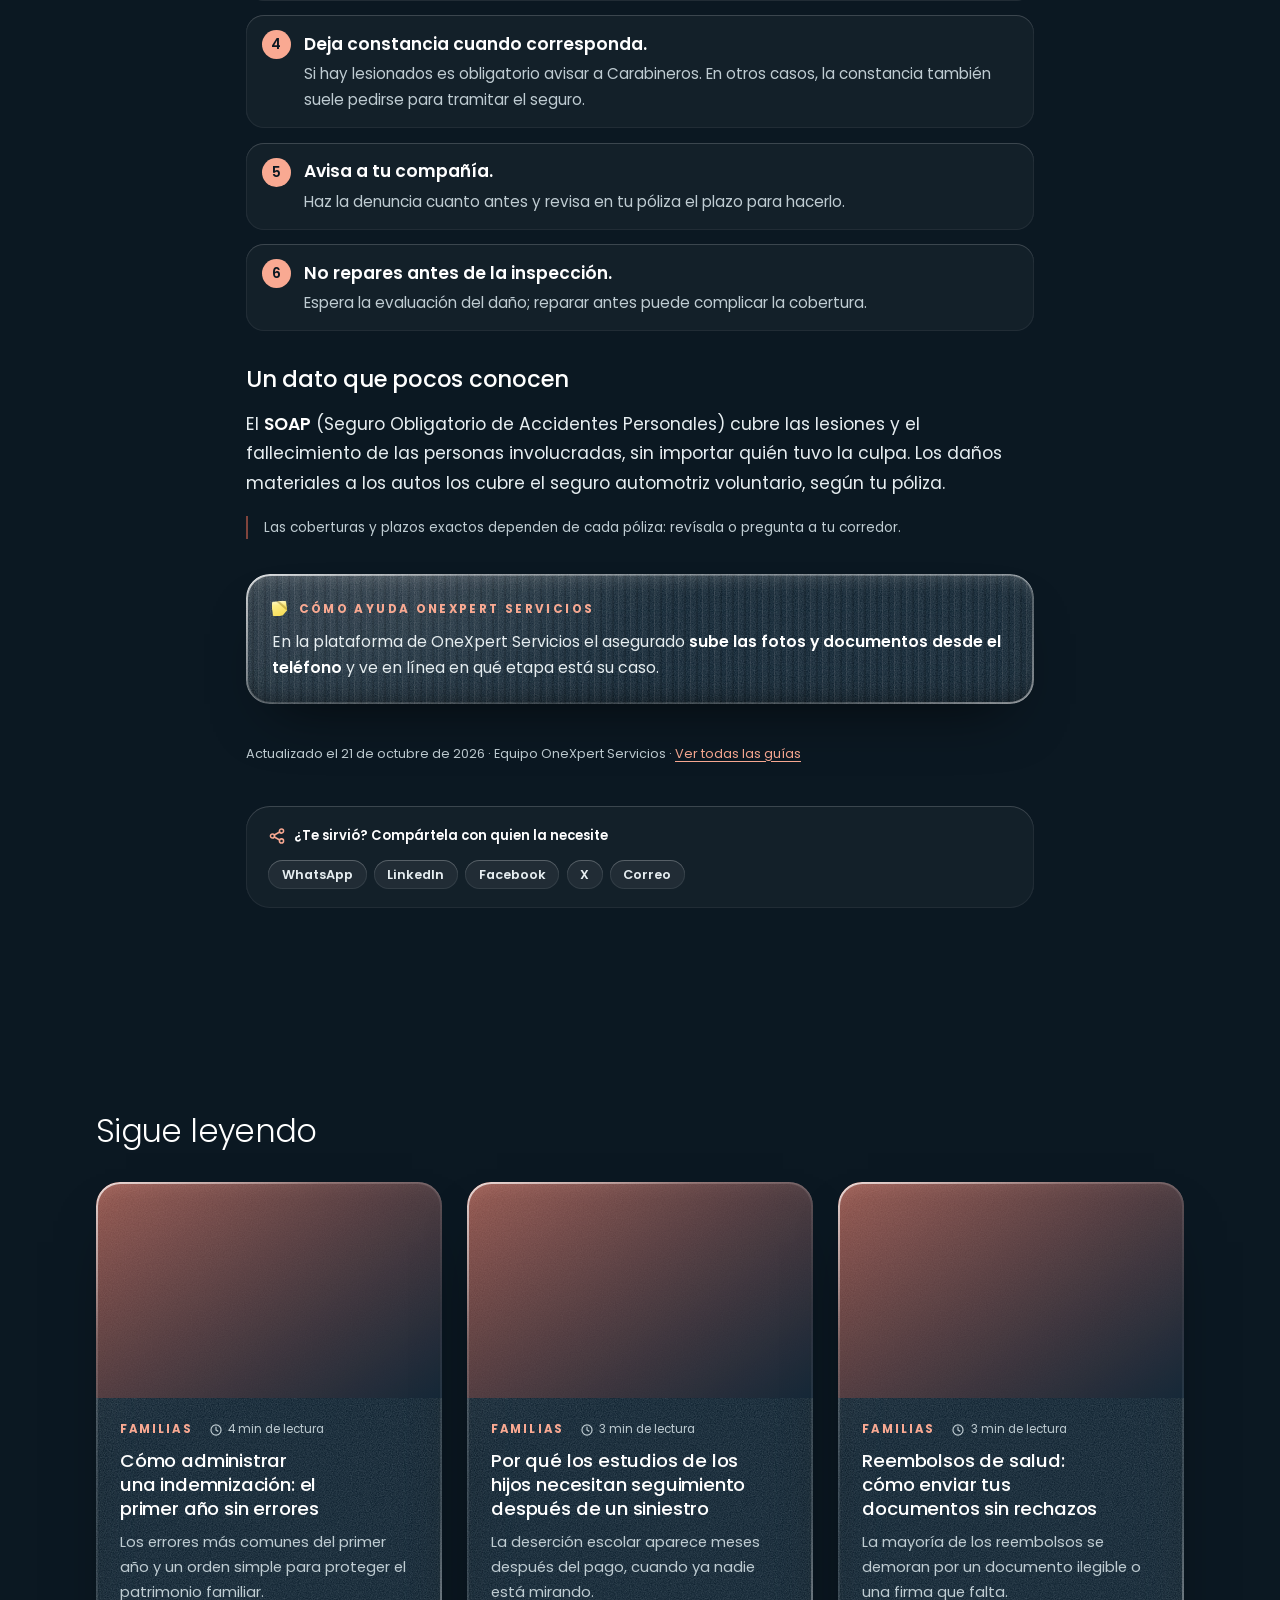
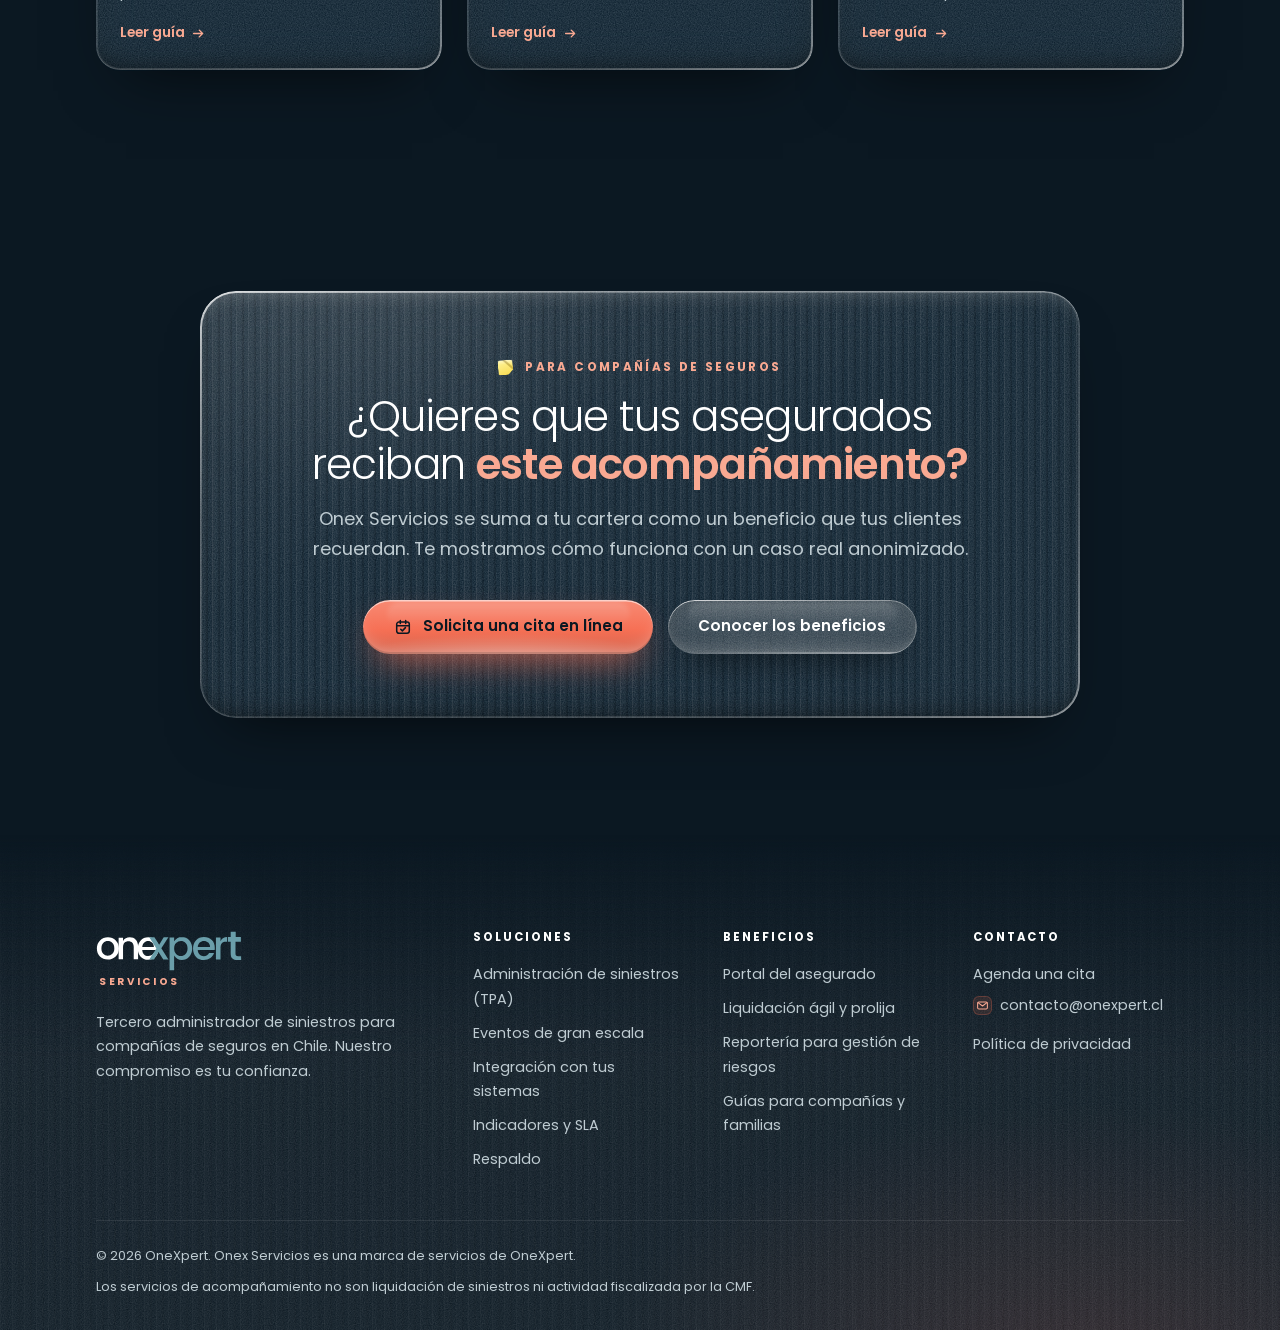
<file: onexpert_servicios2/onexpert_servicios/guias/que-hacer-despues-de-un-choque/index.html>
<!DOCTYPE html>

<html lang="es-CL" data-sitio="servicios">
<head>
  <meta charset="utf-8">
  <meta name="viewport" content="width=device-width, initial-scale=1, viewport-fit=cover">

  <meta http-equiv="Content-Security-Policy" content="default-src 'none'; script-src 'self'; style-src 'self'; font-src 'self'; img-src 'self' data:; manifest-src 'self'; connect-src 'none'; base-uri 'self'; form-action 'none'; object-src 'none'; upgrade-insecure-requests">
  <meta name="referrer" content="strict-origin-when-cross-origin">

  <title>Qué hacer después de un choque: 6 pasos | OneXpert</title>
  <meta name="description" content="Lo que haces en la primera hora después de un choque define cuán rápido avanza tu caso. Primero la seguridad.">
  <meta name="author" content="OneXpert">
  <meta name="robots" content="index, follow, max-image-preview:large, max-snippet:-1, max-video-preview:-1">
  <link rel="canonical" href="https://servicios.onexpert.cl/guias/que-hacer-despues-de-un-choque/">
  <link rel="alternate" hreflang="es-CL" href="https://servicios.onexpert.cl/guias/que-hacer-despues-de-un-choque/">
  <meta name="geo.region" content="CL">
  <link rel="alternate" type="text/markdown" href="https://servicios.onexpert.cl/llms.txt" title="Resumen del sitio para asistentes de IA">

  <meta property="og:type"               content="article">
  <meta property="og:locale"             content="es_CL">
  <meta property="og:site_name"          content="OneXpert Servicios">
  <meta property="og:url"                content="https://servicios.onexpert.cl/guias/que-hacer-despues-de-un-choque/">
  <meta property="og:title"              content="Choque o daño en tu auto: 6 pasos para denunciar bien el siniestro">
  <meta property="og:description"        content="Lo que haces en la primera hora después de un choque define cuán rápido avanza tu caso.">
  <meta property="og:image"              content="https://kreatividademocional.com/servicio/imagenes/social/guias/que-hacer-despues-de-un-choque.jpg?v=1">
  <meta property="og:image:secure_url"   content="https://kreatividademocional.com/servicio/imagenes/social/guias/que-hacer-despues-de-un-choque.jpg?v=1">
  <meta property="og:image:type"         content="image/jpeg">
  <meta property="og:image:width"        content="1200">
  <meta property="og:image:height"       content="630">
  <meta property="og:image:alt"          content="Personaje de papel amarillo con lentes pensando junto a un auto azul, con una ampolleta encendida sobre su cabeza">
  <meta property="article:published_time" content="2026-10-14">
  <meta property="article:modified_time"  content="2026-10-21">
  <meta property="article:section"        content="Familias">
  <meta property="article:tag"            content="qué hacer después de un choque">
  <meta property="article:tag"            content="denunciar siniestro auto">
  <meta property="article:tag"            content="seguro automotriz Chile">
  <meta property="article:tag"            content="constancia en Carabineros">
  <meta name="twitter:card"              content="summary_large_image">
  <meta name="twitter:title"             content="Choque o daño en tu auto: 6 pasos para denunciar bien el siniestro">
  <meta name="twitter:description"       content="Lo que haces en la primera hora después de un choque define cuán rápido avanza tu caso.">
  <meta name="twitter:image"             content="https://kreatividademocional.com/servicio/imagenes/social/guias/que-hacer-despues-de-un-choque.jpg?v=1">
  <meta name="twitter:image:alt"         content="Personaje de papel amarillo con lentes pensando junto a un auto azul, con una ampolleta encendida sobre su cabeza">

  <link rel="icon" href="../../imagenes/favicon/favicon.ico" sizes="32x32">
  <link rel="icon" href="../../imagenes/favicon/favicon-96x96.png" sizes="96x96" type="image/png">
  <link rel="icon" href="../../imagenes/favicon/favicon.svg" type="image/svg+xml">
  <link rel="apple-touch-icon" href="../../imagenes/favicon/apple-touch-icon.png">
  <link rel="manifest" href="../../site.webmanifest">
  <meta name="theme-color" content="#152838">

  <link rel="stylesheet" href="../../css/00-fuentes.css">

  <link rel="stylesheet" href="../../css/01-tokens.css">
  <link rel="stylesheet" href="../../css/02-base.css">
  <link rel="stylesheet" href="../../css/03-vidrio.css">
  <link rel="stylesheet" href="../../css/04-componentes.css">
  <link rel="stylesheet" href="../../css/05-secciones.css">
  <link rel="stylesheet" href="../../css/06-estatico.css">
  <link rel="stylesheet" href="../../css/07-guias.css">

  <script type="application/ld+json">
  {
    "@context": "https://schema.org",
    "@graph": [
      {
        "@type": "BlogPosting",
        "@id": "https://servicios.onexpert.cl/guias/que-hacer-despues-de-un-choque/#articulo",
        "url": "https://servicios.onexpert.cl/guias/que-hacer-despues-de-un-choque/",
        "mainEntityOfPage": "https://servicios.onexpert.cl/guias/que-hacer-despues-de-un-choque/",
        "headline": "Choque o daño en tu auto: 6 pasos para denunciar bien el siniestro",
        "description": "Lo que haces en la primera hora después de un choque define cuán rápido avanza tu caso.",
        "abstract": "Primero la seguridad. Luego fotos, datos del otro conductor, constancia cuando corresponda y aviso a tu compañía lo antes posible. No repares el auto antes de que lo inspeccionen.",
        "image": [
          {
            "@type": "ImageObject",
            "url": "https://servicios.onexpert.cl/imagenes/social/guias/que-hacer-despues-de-un-choque.jpg",
            "width": 1200,
            "height": 630
          },
          "https://servicios.onexpert.cl/imagenes/guias/guia-choque-auto.jpg"
        ],
        "articleSection": "Familias",
        "keywords": "qué hacer después de un choque, denunciar siniestro auto, seguro automotriz Chile, constancia en Carabineros",
        "inLanguage": "es-CL",
        "datePublished": "2026-10-14",
        "dateModified": "2026-10-21",
        "timeRequired": "PT4M",
        "author": {
          "@type": "Organization",
          "@id": "https://servicios.onexpert.cl/#organizacion",
          "name": "OneXpert Servicios"
        },
        "publisher": {
          "@type": "Organization",
          "@id": "https://servicios.onexpert.cl/#organizacion",
          "name": "OneXpert",
          "logo": {
            "@type": "ImageObject",
            "url": "https://servicios.onexpert.cl/imagenes/logo/logo-onex.svg"
          }
        },
        "isPartOf": {
          "@id": "https://servicios.onexpert.cl/guias/#blog"
        }
      },
      {
        "@type": "BreadcrumbList",
        "itemListElement": [
          {
            "@type": "ListItem",
            "position": 1,
            "name": "Inicio",
            "item": "https://servicios.onexpert.cl/"
          },
          {
            "@type": "ListItem",
            "position": 2,
            "name": "Guías",
            "item": "https://servicios.onexpert.cl/guias/"
          },
          {
            "@type": "ListItem",
            "position": 3,
            "name": "Choque o daño en tu auto: 6 pasos para denunciar bien el siniestro",
            "item": "https://servicios.onexpert.cl/guias/que-hacer-despues-de-un-choque/"
          }
        ]
      },
      {
        "@type": "FAQPage",
        "@id": "https://servicios.onexpert.cl/guias/que-hacer-despues-de-un-choque/#pregunta",
        "mainEntity": [
          {
            "@type": "Question",
            "name": "¿Qué hacer después de un choque para que el seguro responda?",
            "acceptedAnswer": {
              "@type": "Answer",
              "text": "Primero la seguridad. Luego fotos, datos del otro conductor, constancia cuando corresponda y aviso a tu compañía lo antes posible. No repares el auto antes de que lo inspeccionen."
            }
          }
        ]
      }
    ]
  }
  </script>
</head>
<body class="pagina-guia">

<a class="salto" href="#contenido">Saltar al contenido principal</a>

<div class="aurora" aria-hidden="true">
  <span class="aurora__luz aurora__luz--1"></span>
  <span class="aurora__luz aurora__luz--2"></span>
  <span class="aurora__luz aurora__luz--3"></span>
  <span class="aurora__luz aurora__luz--4"></span>
  <span class="aurora__velo"></span>
  <span class="aurora__trama"></span>
</div>

<header class="cabecera" data-seccion="cabecera">
  <div class="cabecera__barra vidrio vidrio--pildora">

    <a class="logo" href="../../" aria-label="OneXpert Servicios, ir al inicio">
      
      <img class="logo__img logo__img--color" src="../../imagenes/logo/logo-onex.svg" alt="" aria-hidden="true" width="510" height="139">
      <img class="logo__img logo__img--blanco" src="../../imagenes/logo/logo-onex-blanco.svg" alt="OneXpert Servicios" width="510" height="139">
      <span class="logo__unidad">Servicios</span>
    </a>

    <nav class="nav" aria-label="Navegación principal">
      <a class="nav__enlace" href="../../#audiencias">Audiencias</a>
      <a class="nav__enlace" href="../../#soluciones">Soluciones</a>
      <a class="nav__enlace" href="../../#respaldo">Respaldo</a>
      <a class="nav__enlace" href="../../#beneficios">Beneficios</a>
      <a class="nav__enlace" href="../../#preguntas">Preguntas</a>
      <a class="nav__enlace" href="../" aria-current="page">Guías</a>
      <a class="nav__enlace" href="../../#contacto">Contacto</a>
    </nav>

    <div class="cabecera__acciones">
      
      <a class="boton boton--cita boton--chico enlace-cita" href="mailto:contacto@onexpert.cl?subject=Solicitud%20de%20cita%20OneXpert%20Servicios"><svg class="boton__icono" viewBox="0 0 20 20" fill="none" stroke="currentColor" stroke-width="1.7" stroke-linecap="round" stroke-linejoin="round" aria-hidden="true"><rect x="3" y="4.5" width="14" height="12.5" rx="2.5"/><path d="M3 8.5h14M7 2.8v3.4M13 2.8v3.4M7.5 12.5l1.8 1.8 3.4-3.6"/></svg><span class="boton__texto texto-largo" data-texto="Agenda una cita"><span>Agenda una cita</span></span><span class="boton__texto texto-corto" data-texto="Cita"><span>Cita</span></span></a>
      <button class="menu-boton" type="button" aria-expanded="false" aria-controls="panel-menu" aria-label="Abrir menú">
        <span class="menu-boton__linea"></span><span class="menu-boton__linea"></span>
      </button>
    </div>

    <span class="cabecera__progreso" aria-hidden="true"></span>
  </div>
</header>

<div class="panel-menu" id="panel-menu" inert>
  <div class="panel-menu__fondo" data-cerrar-menu></div>
  <nav class="panel-menu__cuerpo" aria-label="Menú">
    <a class="panel-menu__enlace" href="../../#audiencias">Audiencias</a>
    <a class="panel-menu__enlace" href="../../#soluciones">Soluciones</a>
    <a class="panel-menu__enlace" href="../../#respaldo">Respaldo</a>
    <a class="panel-menu__enlace" href="../../#beneficios">Beneficios</a>
    <a class="panel-menu__enlace" href="../../#preguntas">Preguntas</a>
    <a class="panel-menu__enlace" href="../" aria-current="page">Guías</a>
    <a class="panel-menu__enlace" href="../../#contacto">Contacto</a>
    <div class="panel-menu__pie">
      <a class="panel-menu__cruce" href="https://liquidadora.onexpert.cl/">Ir a OneXpert Liquidadora<svg viewBox="0 0 20 20" fill="none" stroke="currentColor" stroke-width="1.8" stroke-linecap="round" stroke-linejoin="round" aria-hidden="true"><path d="M3.5 10h12M11 5.5l4.5 4.5-4.5 4.5"/></svg></a>
      <a class="panel-menu__cruce" href="mailto:comercial@onexpert.cl">comercial@onexpert.cl<svg viewBox="0 0 20 20" fill="none" stroke="currentColor" stroke-width="1.8" stroke-linecap="round" stroke-linejoin="round" aria-hidden="true"><path d="M3.5 10h12M11 5.5l4.5 4.5-4.5 4.5"/></svg></a>
    </div>
  </nav>
</div>

<main id="contenido">

<article class="seccion seccion--transparente guia-pagina" id="que-hacer-despues-de-un-choque" data-cat="Familias" aria-labelledby="guia-titulo">

  <div class="contenedor contenedor--angosto">
    <nav class="migas" aria-label="Migas de pan"><a href="../../">Inicio</a><span aria-hidden="true">/</span><a href="../">Guías</a><span aria-hidden="true">/</span><span aria-current="page">Choque o daño en tu auto: 6 pasos para denunciar bien el siniestro</span></nav>

    <header class="guia-articulo__cabeza">
      <span class="guia-meta"><span class="guia-meta__cat" data-cat="Familias">Familias</span><span class="guia-meta__tiempo"><svg viewBox="0 0 20 20" fill="none" stroke="currentColor" stroke-width="1.7" stroke-linecap="round" aria-hidden="true"><circle cx="10" cy="10" r="7.2"/><path d="M10 6v4l2.6 1.6"/></svg>4 min de lectura</span></span>
      <h1 id="guia-titulo">Choque o daño en tu auto: 6 pasos para denunciar bien el siniestro</h1>
      <p class="bajada">Lo que haces en la primera hora después de un choque define cuán rápido avanza tu caso.</p>
    </header>

      <div class="compartir compartir--arriba" data-compartir data-url="https://servicios.onexpert.cl/guias/que-hacer-despues-de-un-choque/" data-titulo="Choque o daño en tu auto: 6 pasos para denunciar bien el siniestro · Guías OneXpert Servicios">
        <p class="compartir__titulo"><svg viewBox="0 0 20 20" fill="none" stroke="currentColor" stroke-width="1.7" stroke-linecap="round" stroke-linejoin="round" aria-hidden="true"><circle cx="15" cy="4.5" r="2.3"/><circle cx="5" cy="10" r="2.3"/><circle cx="15" cy="15.5" r="2.3"/><path d="m7 8.9 6-3.3M7 11.1l6 3.3"/></svg><span>Compartir esta guía</span></p>
        <div class="compartir__acciones">
          <a class="compartir__red" data-red="whatsapp" href="https://wa.me/?text=Choque%20o%20da%C3%B1o%20en%20tu%20auto%3A%206%20pasos%20para%20denunciar%20bien%20el%20siniestro%20%C2%B7%20Gu%C3%ADas%20OneXpert%20Servicios%20https%3A%2F%2Fservicios.onexpert.cl%2Fguias%2Fque-hacer-despues-de-un-choque%2F" target="_blank" rel="noopener noreferrer">WhatsApp</a>
          <a class="compartir__red" data-red="linkedin" href="https://www.linkedin.com/sharing/share-offsite/?url=https%3A%2F%2Fservicios.onexpert.cl%2Fguias%2Fque-hacer-despues-de-un-choque%2F" target="_blank" rel="noopener noreferrer">LinkedIn</a>
          <a class="compartir__red" data-red="facebook" href="https://www.facebook.com/sharer/sharer.php?u=https%3A%2F%2Fservicios.onexpert.cl%2Fguias%2Fque-hacer-despues-de-un-choque%2F" target="_blank" rel="noopener noreferrer">Facebook</a>
          <a class="compartir__red" data-red="x" href="https://twitter.com/intent/tweet?url=https%3A%2F%2Fservicios.onexpert.cl%2Fguias%2Fque-hacer-despues-de-un-choque%2F&amp;text=Choque%20o%20da%C3%B1o%20en%20tu%20auto%3A%206%20pasos%20para%20denunciar%20bien%20el%20siniestro%20%C2%B7%20Gu%C3%ADas%20OneXpert%20Servicios" target="_blank" rel="noopener noreferrer">X</a>
          <a class="compartir__red" data-red="correo" href="mailto:?subject=Choque%20o%20da%C3%B1o%20en%20tu%20auto%3A%206%20pasos%20para%20denunciar%20bien%20el%20siniestro%20%C2%B7%20Gu%C3%ADas%20OneXpert%20Servicios&amp;body=Lo%20que%20haces%20en%20la%20primera%20hora%20despu%C3%A9s%20de%20un%20choque%20define%20cu%C3%A1n%20r%C3%A1pido%20avanza%20tu%20caso.%20https%3A%2F%2Fservicios.onexpert.cl%2Fguias%2Fque-hacer-despues-de-un-choque%2F">Correo</a>
        </div>
      </div>

    <figure class="guia-articulo__foto">
      <picture>
        <source srcset="../../imagenes/guias/guia-choque-auto.webp" type="image/webp">
        <img src="../../imagenes/guias/guia-choque-auto.jpg" alt="Personaje de papel amarillo con lentes pensando junto a un auto azul, con una ampolleta encendida sobre su cabeza" width="1400" height="782" fetchpriority="high" decoding="async">
      </picture>
    </figure>

    <div class="guia-articulo__cuerpo">
        
        <aside aria-label="En corto" class="guia-corto">
        <p class="guia-corto__rotulo">En corto</p>
        <h2 class="guia-corto__pregunta">¿Qué hacer después de un choque para que el seguro responda?</h2>
        <p>Primero la seguridad. Luego fotos, datos del otro conductor, constancia cuando corresponda y aviso a tu compañía lo antes posible. No repares el auto antes de que lo inspeccionen.</p>
        </aside>
        <h3>Los seis pasos</h3>
        <ol class="guia-pasos"><li><b>Ponte a salvo.</b><span>Enciende las luces de emergencia y señaliza. Si hay personas lesionadas, llama al SAMU (131) y a Carabineros (133).</span></li><li><b>Toma fotos.</b><span>Del lugar, de los daños de ambos autos, de las patentes y de cualquier señal de tránsito cercana.</span></li><li><b>Intercambia datos.</b><span>Nombre, RUT, teléfono, patente y compañía de seguros del otro conductor.</span></li><li><b>Deja constancia cuando corresponda.</b><span>Si hay lesionados es obligatorio avisar a Carabineros. En otros casos, la constancia también suele pedirse para tramitar el seguro.</span></li><li><b>Avisa a tu compañía.</b><span>Haz la denuncia cuanto antes y revisa en tu póliza el plazo para hacerlo.</span></li><li><b>No repares antes de la inspección.</b><span>Espera la evaluación del daño; reparar antes puede complicar la cobertura.</span></li></ol>
        <h3>Un dato que pocos conocen</h3>
        <p>El <b>SOAP</b> (Seguro Obligatorio de Accidentes Personales) cubre las lesiones y el fallecimiento de las personas involucradas, sin importar quién tuvo la culpa. Los daños materiales a los autos los cubre el seguro automotriz voluntario, según tu póliza.</p>
        <p class="guia-nota">Las coberturas y plazos exactos dependen de cada póliza: revísala o pregunta a tu corredor.</p>
        <aside aria-label="Cómo ayuda Onex Servicios" class="guia-onex vidrio vidrio--acanalado">
        <p class="rotulo">Cómo ayuda OneXpert Servicios</p>
        <p>En la plataforma de OneXpert Servicios el asegurado <b>sube las fotos y documentos desde el teléfono</b> y ve en línea en qué etapa está su caso.</p>
        </aside>
      <p class="guia-articulo__pie"><time datetime="2026-10-21">Actualizado el 21 de octubre de 2026</time> · Equipo OneXpert Servicios · <a href="../">Ver todas las guías</a></p>
    </div>

      <div class="compartir compartir--abajo" data-compartir data-url="https://servicios.onexpert.cl/guias/que-hacer-despues-de-un-choque/" data-titulo="Choque o daño en tu auto: 6 pasos para denunciar bien el siniestro · Guías OneXpert Servicios">
        <p class="compartir__titulo"><svg viewBox="0 0 20 20" fill="none" stroke="currentColor" stroke-width="1.7" stroke-linecap="round" stroke-linejoin="round" aria-hidden="true"><circle cx="15" cy="4.5" r="2.3"/><circle cx="5" cy="10" r="2.3"/><circle cx="15" cy="15.5" r="2.3"/><path d="m7 8.9 6-3.3M7 11.1l6 3.3"/></svg><span>¿Te sirvió? Compártela con quien la necesite</span></p>
        <div class="compartir__acciones">
          <a class="compartir__red" data-red="whatsapp" href="https://wa.me/?text=Choque%20o%20da%C3%B1o%20en%20tu%20auto%3A%206%20pasos%20para%20denunciar%20bien%20el%20siniestro%20%C2%B7%20Gu%C3%ADas%20OneXpert%20Servicios%20https%3A%2F%2Fservicios.onexpert.cl%2Fguias%2Fque-hacer-despues-de-un-choque%2F" target="_blank" rel="noopener noreferrer">WhatsApp</a>
          <a class="compartir__red" data-red="linkedin" href="https://www.linkedin.com/sharing/share-offsite/?url=https%3A%2F%2Fservicios.onexpert.cl%2Fguias%2Fque-hacer-despues-de-un-choque%2F" target="_blank" rel="noopener noreferrer">LinkedIn</a>
          <a class="compartir__red" data-red="facebook" href="https://www.facebook.com/sharer/sharer.php?u=https%3A%2F%2Fservicios.onexpert.cl%2Fguias%2Fque-hacer-despues-de-un-choque%2F" target="_blank" rel="noopener noreferrer">Facebook</a>
          <a class="compartir__red" data-red="x" href="https://twitter.com/intent/tweet?url=https%3A%2F%2Fservicios.onexpert.cl%2Fguias%2Fque-hacer-despues-de-un-choque%2F&amp;text=Choque%20o%20da%C3%B1o%20en%20tu%20auto%3A%206%20pasos%20para%20denunciar%20bien%20el%20siniestro%20%C2%B7%20Gu%C3%ADas%20OneXpert%20Servicios" target="_blank" rel="noopener noreferrer">X</a>
          <a class="compartir__red" data-red="correo" href="mailto:?subject=Choque%20o%20da%C3%B1o%20en%20tu%20auto%3A%206%20pasos%20para%20denunciar%20bien%20el%20siniestro%20%C2%B7%20Gu%C3%ADas%20OneXpert%20Servicios&amp;body=Lo%20que%20haces%20en%20la%20primera%20hora%20despu%C3%A9s%20de%20un%20choque%20define%20cu%C3%A1n%20r%C3%A1pido%20avanza%20tu%20caso.%20https%3A%2F%2Fservicios.onexpert.cl%2Fguias%2Fque-hacer-despues-de-un-choque%2F">Correo</a>
        </div>
      </div>
  </div>

</article>

<section class="seccion seccion--transparente guias-relacionadas" aria-labelledby="relacionadas-titulo">
  <div class="contenedor">
    <h2 class="guias-barra__titulo" id="relacionadas-titulo">Sigue leyendo</h2>
    <div class="guias-rejilla">

        <article class="guia-tarjeta vidrio" data-cat="Familias">
          <a class="guia-tarjeta__enlace" href="../como-administrar-una-indemnizacion/">
            <figure class="guia-tarjeta__foto">
              <picture>
                <source srcset="../../imagenes/guias/guia-indemnizacion.webp" type="image/webp">
                <img src="../../imagenes/guias/guia-indemnizacion.jpg" alt="Personaje de papel amarillo durmiendo junto a un reloj: antes de decidir qué hacer con una indemnización, date tiempo" width="1400" height="782" loading="lazy" decoding="async">
              </picture>
            </figure>
            <div class="guia-tarjeta__cuerpo">
              <span class="guia-meta"><span class="guia-meta__cat" data-cat="Familias">Familias</span><span class="guia-meta__tiempo"><svg viewBox="0 0 20 20" fill="none" stroke="currentColor" stroke-width="1.7" stroke-linecap="round" aria-hidden="true"><circle cx="10" cy="10" r="7.2"/><path d="M10 6v4l2.6 1.6"/></svg>4 min de lectura</span></span>
              <h3>Cómo administrar una indemnización: el primer año sin errores</h3>
              <p>Los errores más comunes del primer año y un orden simple para proteger el patrimonio familiar.</p>
              <span class="guia-tarjeta__leer">Leer guía<svg viewBox="0 0 20 20" fill="none" stroke="currentColor" stroke-width="1.8" stroke-linecap="round" stroke-linejoin="round" aria-hidden="true"><path d="M3.5 10h12M11 5.5l4.5 4.5-4.5 4.5"/></svg></span>
            </div>
          </a>
        </article>

        <article class="guia-tarjeta vidrio" data-cat="Familias">
          <a class="guia-tarjeta__enlace" href="../estudios-de-los-hijos-despues-de-un-siniestro/">
            <figure class="guia-tarjeta__foto">
              <picture>
                <source srcset="../../imagenes/guias/guia-estudios.webp" type="image/webp">
                <img src="../../imagenes/guias/guia-estudios.jpg" alt="Personaje de papel amarillo con lentes leyendo un libro en una sala de clases" width="1400" height="782" loading="lazy" decoding="async">
              </picture>
            </figure>
            <div class="guia-tarjeta__cuerpo">
              <span class="guia-meta"><span class="guia-meta__cat" data-cat="Familias">Familias</span><span class="guia-meta__tiempo"><svg viewBox="0 0 20 20" fill="none" stroke="currentColor" stroke-width="1.7" stroke-linecap="round" aria-hidden="true"><circle cx="10" cy="10" r="7.2"/><path d="M10 6v4l2.6 1.6"/></svg>3 min de lectura</span></span>
              <h3>Por qué los estudios de los hijos necesitan seguimiento después de un siniestro</h3>
              <p>La deserción escolar aparece meses después del pago, cuando ya nadie está mirando.</p>
              <span class="guia-tarjeta__leer">Leer guía<svg viewBox="0 0 20 20" fill="none" stroke="currentColor" stroke-width="1.8" stroke-linecap="round" stroke-linejoin="round" aria-hidden="true"><path d="M3.5 10h12M11 5.5l4.5 4.5-4.5 4.5"/></svg></span>
            </div>
          </a>
        </article>

        <article class="guia-tarjeta vidrio" data-cat="Familias">
          <a class="guia-tarjeta__enlace" href="../reembolsos-de-salud-sin-rechazos/">
            <figure class="guia-tarjeta__foto">
              <picture>
                <source srcset="../../imagenes/guias/guia-reembolso-salud.webp" type="image/webp">
                <img src="../../imagenes/guias/guia-reembolso-salud.jpg" alt="Personaje de papel amarillo vestido de doctor con una tablilla junto a una persona que descansa en cama" width="1400" height="782" loading="lazy" decoding="async">
              </picture>
            </figure>
            <div class="guia-tarjeta__cuerpo">
              <span class="guia-meta"><span class="guia-meta__cat" data-cat="Familias">Familias</span><span class="guia-meta__tiempo"><svg viewBox="0 0 20 20" fill="none" stroke="currentColor" stroke-width="1.7" stroke-linecap="round" aria-hidden="true"><circle cx="10" cy="10" r="7.2"/><path d="M10 6v4l2.6 1.6"/></svg>3 min de lectura</span></span>
              <h3>Reembolsos de salud: cómo enviar tus documentos sin rechazos</h3>
              <p>La mayoría de los reembolsos se demoran por un documento ilegible o una firma que falta.</p>
              <span class="guia-tarjeta__leer">Leer guía<svg viewBox="0 0 20 20" fill="none" stroke="currentColor" stroke-width="1.8" stroke-linecap="round" stroke-linejoin="round" aria-hidden="true"><path d="M3.5 10h12M11 5.5l4.5 4.5-4.5 4.5"/></svg></span>
            </div>
          </a>
        </article>

    </div>
  </div>
</section>

<section class="seccion seccion--transparente seccion--llamado" aria-labelledby="llamado-titulo">
  <div class="contenedor">
    <div class="llamado vidrio vidrio--acanalado">
      <p class="rotulo">Para compañías de seguros</p>
      <h2 class="titular" id="llamado-titulo">¿Quieres que tus asegurados reciban <b>este acompañamiento?</b></h2>
      <p class="bajada">Onex Servicios se suma a tu cartera como un beneficio que tus clientes recuerdan. Te mostramos cómo funciona con un caso real anonimizado.</p>
      <div class="botones">
        <a class="boton boton--accion enlace-cita" href="mailto:contacto@onexpert.cl?subject=Solicitud%20de%20cita%20OneXpert%20Servicios"><svg class="boton__icono" viewBox="0 0 20 20" fill="none" stroke="currentColor" stroke-width="1.7" stroke-linecap="round" stroke-linejoin="round" aria-hidden="true"><rect x="3" y="4.5" width="14" height="12.5" rx="2.5"/><path d="M3 8.5h14M7 2.8v3.4M13 2.8v3.4M7.5 12.5l1.8 1.8 3.4-3.6"/></svg><span class="boton__texto" data-texto="Solicita una cita en línea"><span>Solicita una cita en línea</span></span></a>
        <a class="boton boton--vidrio" href="../../#beneficios"><span class="boton__texto" data-texto="Conocer los beneficios"><span>Conocer los beneficios</span></span></a>
      </div>
    </div>
  </div>
</section>

</main>

<footer class="pie" data-seccion="pie">

  <div class="pie__textura" aria-hidden="true">
    <img src="../../video/textura-pie-poster.jpg" alt="" width="1280" height="720" loading="lazy" decoding="async">
  </div>

  <div class="contenedor">
    <div class="pie__rejilla">

      <div class="pie__marca">
        <a class="logo" href="../../" aria-label="OneXpert Servicios, ir al inicio">
          <img class="logo__img logo__img--color" src="../../imagenes/logo/logo-onex.svg" alt="" aria-hidden="true" width="510" height="139">
          <img class="logo__img logo__img--blanco" src="../../imagenes/logo/logo-onex-blanco.svg" alt="OneXpert Servicios" width="510" height="139">
          <span class="logo__unidad">Servicios</span>
        </a>
        <p>Tercero administrador de siniestros para compañías de seguros en Chile. Nuestro compromiso es tu confianza.</p>
      </div>

      <div>
        <h4>Soluciones</h4>
        <ul>
          <li><a href="../../#gestion-de-siniestros">Administración de siniestros (TPA)</a></li>
          <li><a href="../../#catastrofes">Eventos de gran escala</a></li>
          <li><a href="../../#enlaces-tecnologicos">Integración con tus sistemas</a></li>
          <li><a href="../../#indicadores">Indicadores y SLA</a></li>
          <li><a href="../../#respaldo">Respaldo</a></li>
        </ul>
      </div>

      <div>
        <h4>Beneficios</h4>
        <ul>
          <li><a href="../../#portal-del-asegurado">Portal del asegurado</a></li>
          <li><a href="../../#liquidacion-agil">Liquidación ágil y prolija</a></li>
          <li><a href="../../#reporteria-gestion-riesgos">Reportería para gestión de riesgos</a></li>
          <li><a href="../">Guías para compañías y familias</a></li>
        </ul>
      </div>

      <div>
        <h4>Contacto</h4>
        <ul>
          <li><a class="enlace-cita" href="mailto:contacto@onexpert.cl?subject=Solicitud%20de%20cita%20OneXpert%20Servicios">Agenda una cita</a></li>
          <li>
            <a class="pie__correo" href="mailto:comercial@onexpert.cl" aria-describedby="ayuda-comercial"><svg class="pie__icono" viewBox="0 0 20 20" fill="none" stroke="currentColor" stroke-width="1.6" stroke-linecap="round" stroke-linejoin="round" aria-hidden="true"><rect x="2.5" y="4.5" width="15" height="11" rx="2"/><path d="m3.2 5.6 6.8 5.2 6.8-5.2"/></svg>contacto@onexpert.cl</a>
            <span class="ayuda" id="ayuda-comercial" role="tooltip">Para compañías de seguros, corredores y sponsors: cotizaciones, demostraciones y alianzas. Lunes a viernes, 9:00 a 18:00 h.</span>
          </li>
          
          <li><a href="../../privacidad/">Política de privacidad</a></li>
        </ul>
      </div>

    </div>

    <div class="pie__legal">
      <span>© 2026 OneXpert. Onex Servicios es una marca de servicios de OneXpert.</span>
      <span>Los servicios de acompañamiento no son liquidación de siniestros ni actividad fiscalizada por la CMF.</span>
    </div>
  </div>
</footer>

<script src="../../js/sitio.js" defer></script>
</body>
</html>
</file>
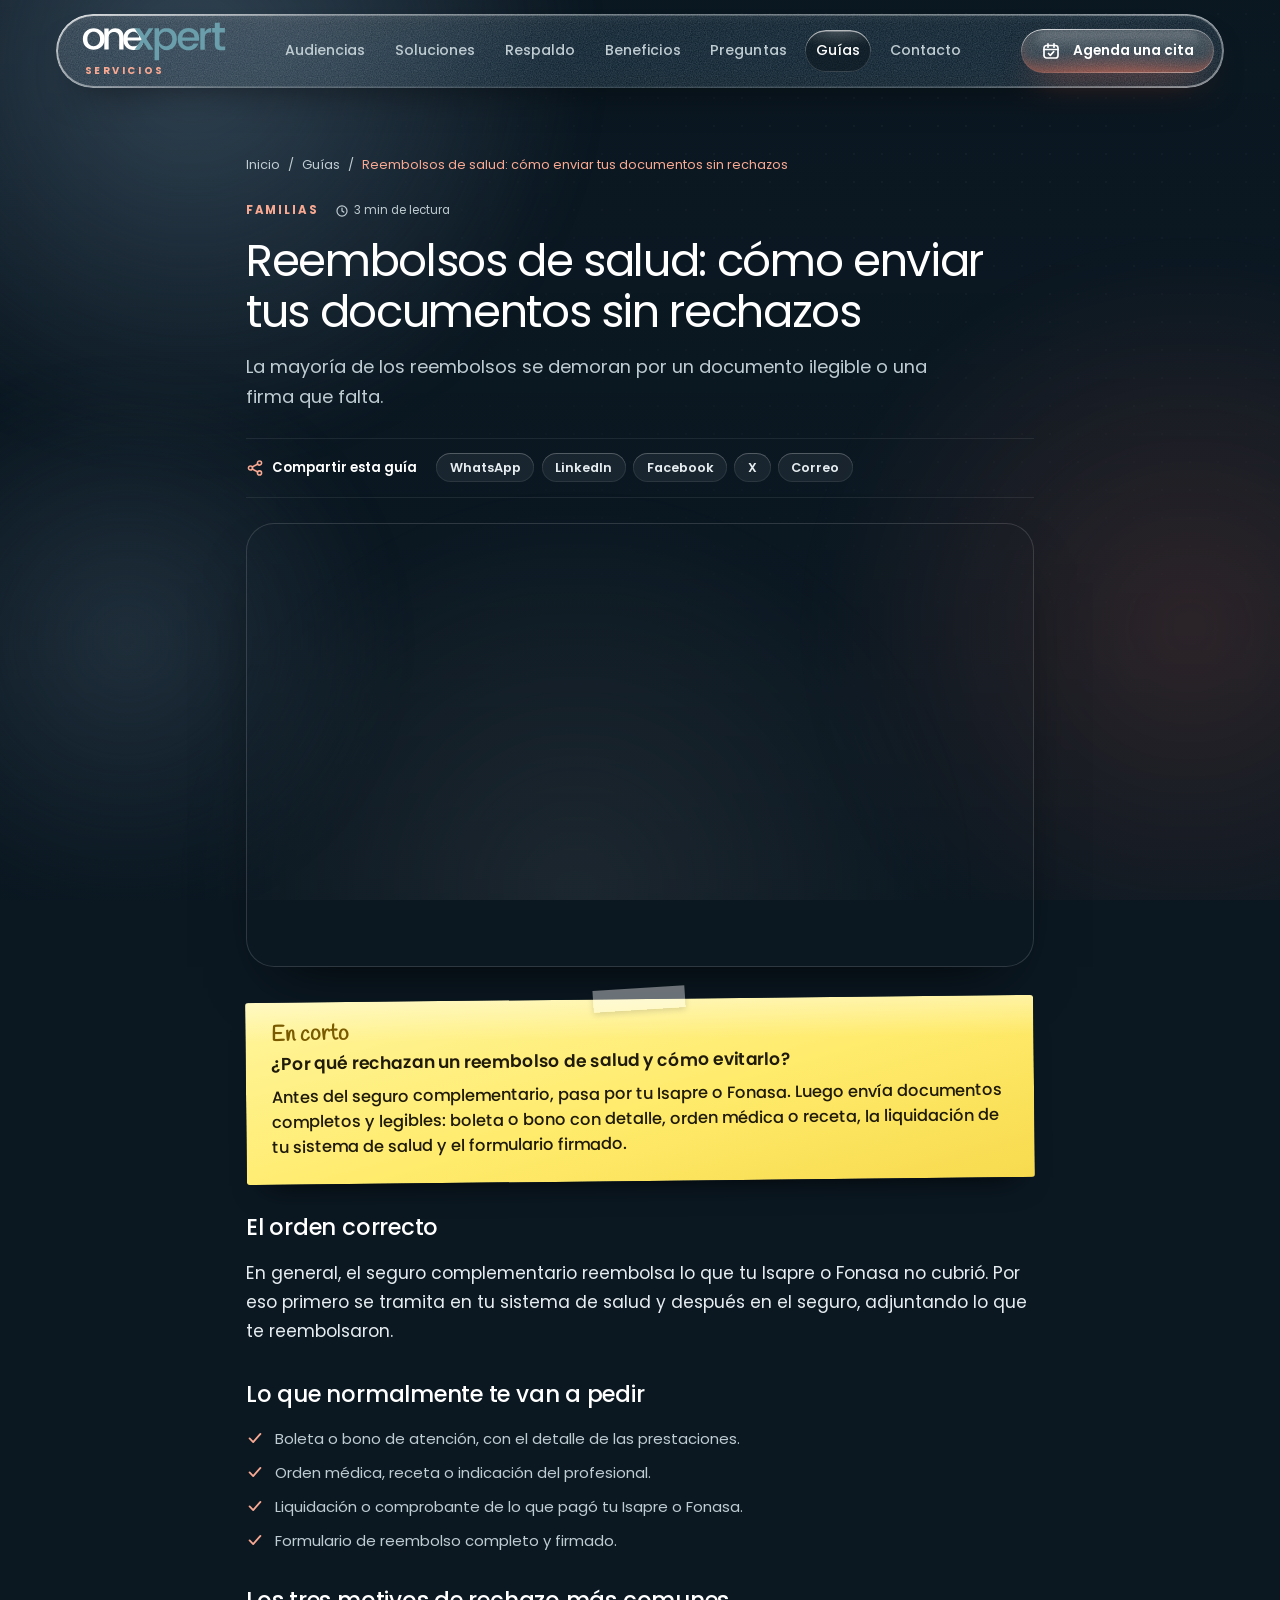
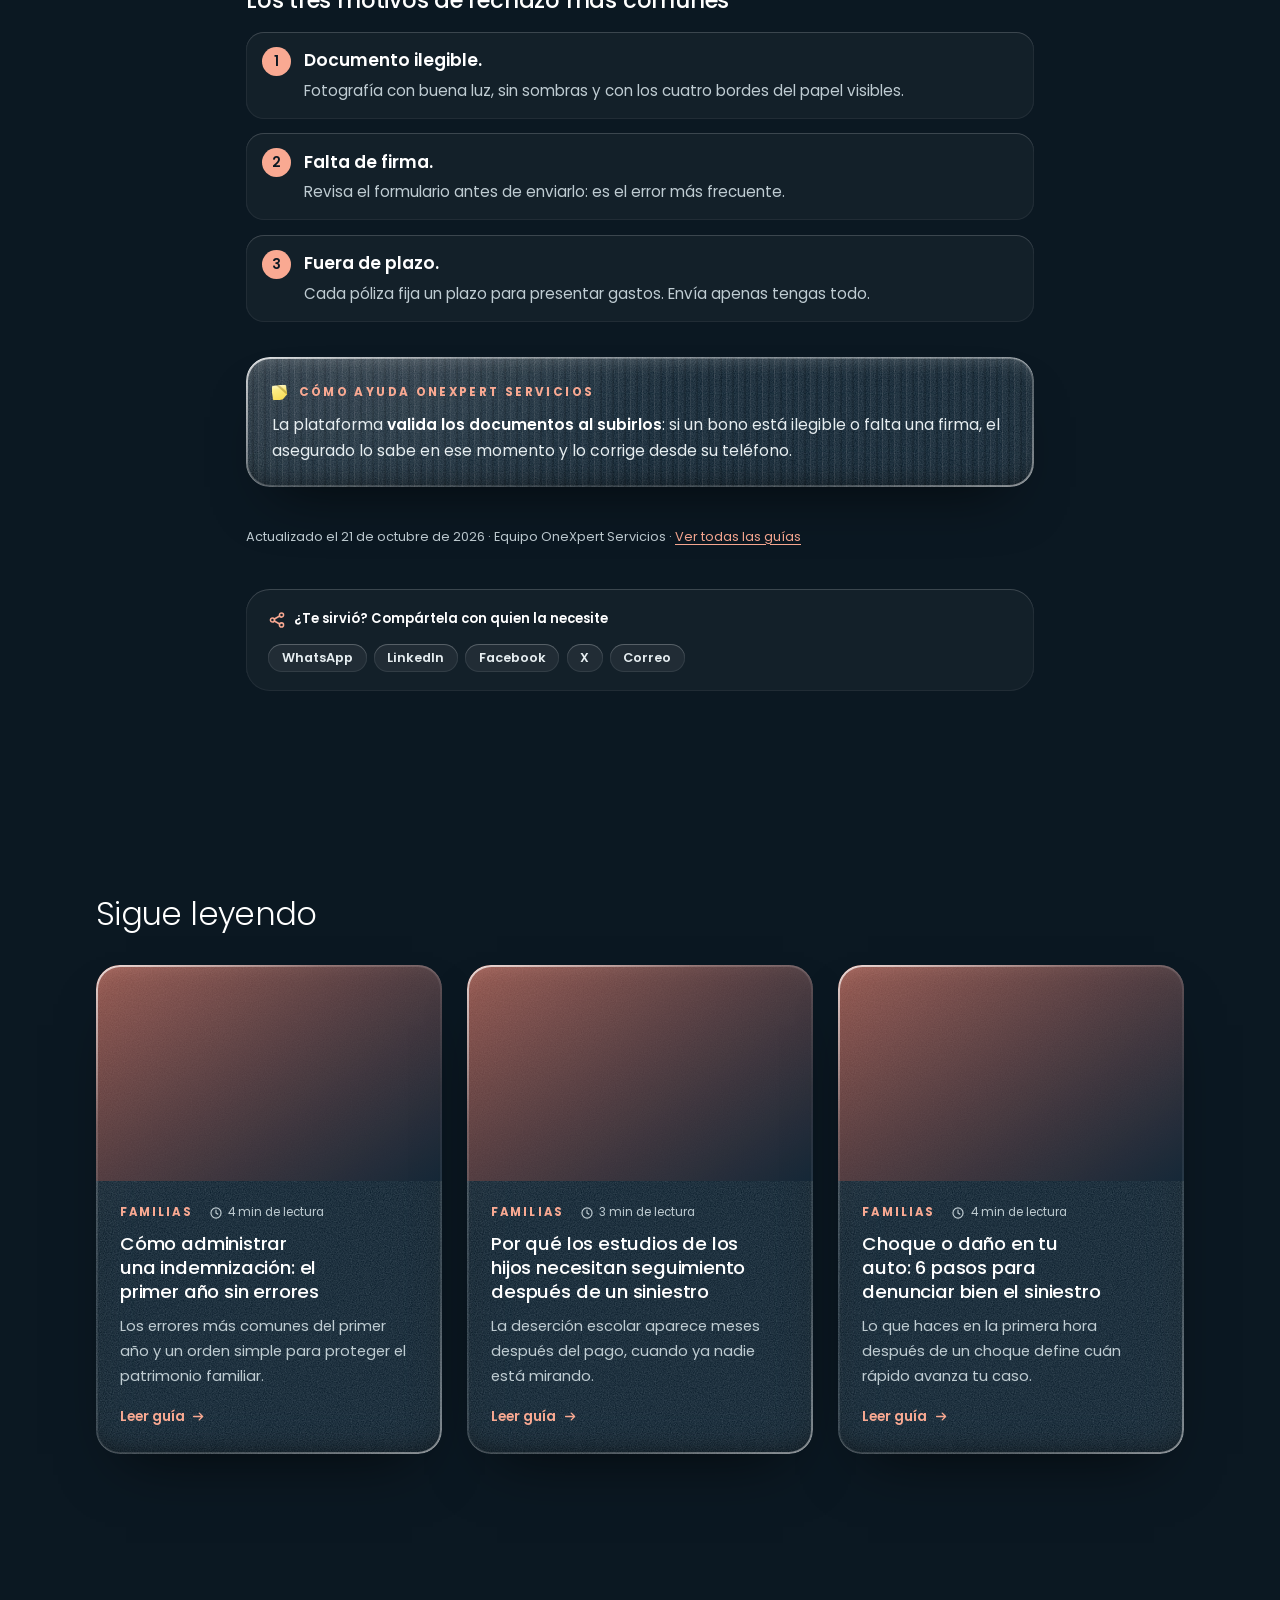
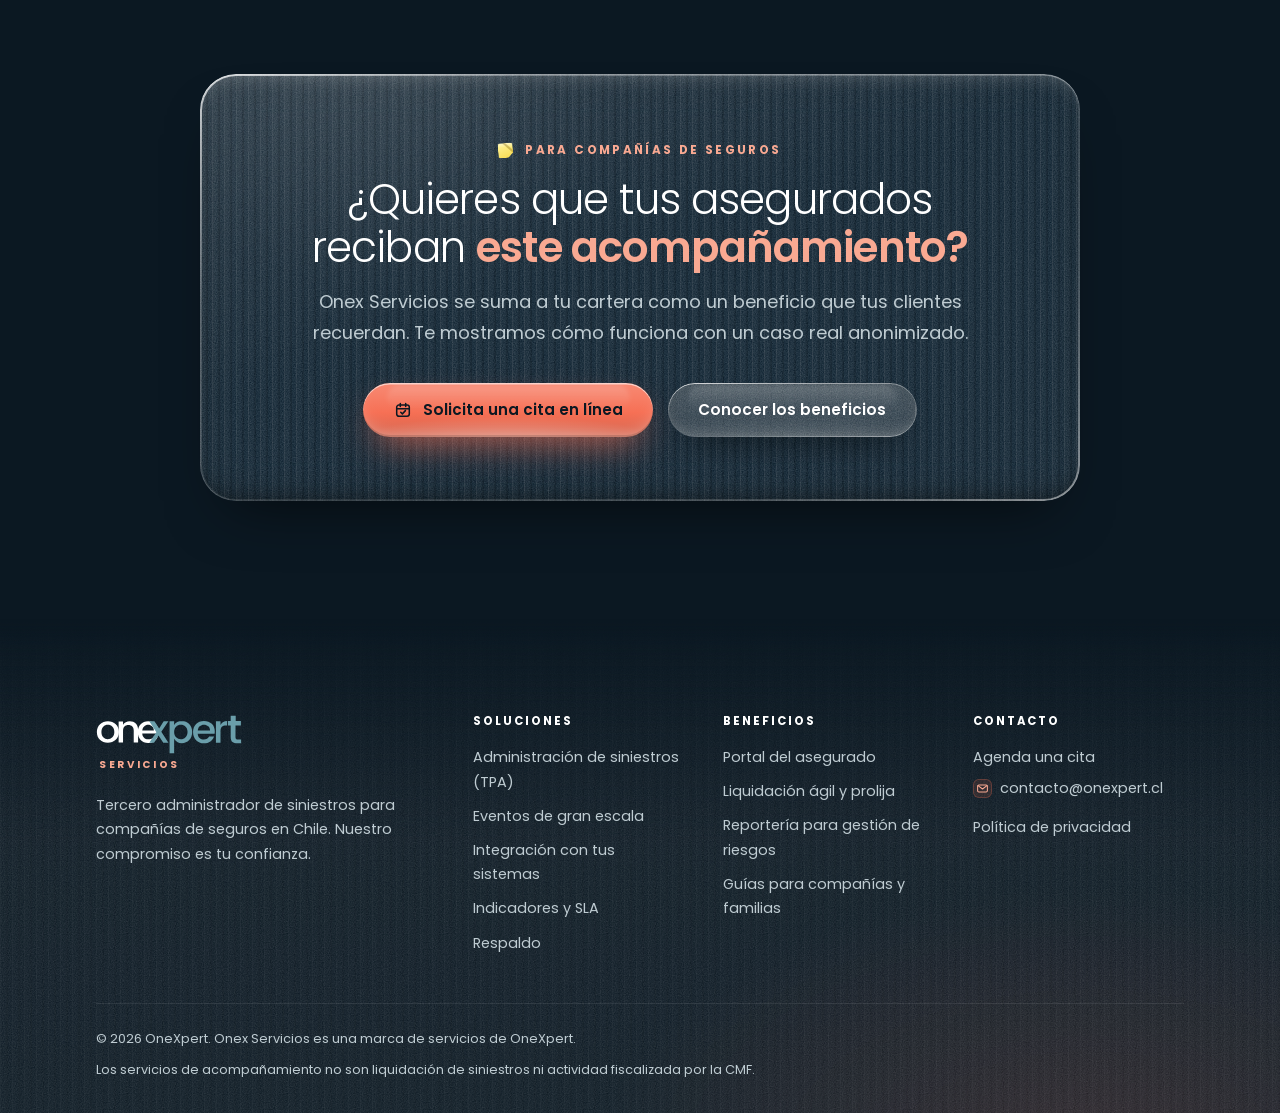
<file: onexpert_servicios2/onexpert_servicios/guias/reembolsos-de-salud-sin-rechazos/index.html>
<!DOCTYPE html>

<html lang="es-CL" data-sitio="servicios">
<head>
  <meta charset="utf-8">
  <meta name="viewport" content="width=device-width, initial-scale=1, viewport-fit=cover">

  <meta http-equiv="Content-Security-Policy" content="default-src 'none'; script-src 'self'; style-src 'self'; font-src 'self'; img-src 'self' data:; manifest-src 'self'; connect-src 'none'; base-uri 'self'; form-action 'none'; object-src 'none'; upgrade-insecure-requests">
  <meta name="referrer" content="strict-origin-when-cross-origin">

  <title>Reembolsos de salud sin rechazos: qué enviar | OneXpert</title>
  <meta name="description" content="La mayoría de los reembolsos se demoran por un documento ilegible o una firma que falta. Antes del seguro complementario, pasa por tu Isapre o Fonasa.">
  <meta name="author" content="OneXpert">
  <meta name="robots" content="index, follow, max-image-preview:large, max-snippet:-1, max-video-preview:-1">
  <link rel="canonical" href="https://servicios.onexpert.cl/guias/reembolsos-de-salud-sin-rechazos/">
  <link rel="alternate" hreflang="es-CL" href="https://servicios.onexpert.cl/guias/reembolsos-de-salud-sin-rechazos/">
  <meta name="geo.region" content="CL">
  <link rel="alternate" type="text/markdown" href="https://servicios.onexpert.cl/llms.txt" title="Resumen del sitio para asistentes de IA">

  <meta property="og:type"               content="article">
  <meta property="og:locale"             content="es_CL">
  <meta property="og:site_name"          content="OneXpert Servicios">
  <meta property="og:url"                content="https://servicios.onexpert.cl/guias/reembolsos-de-salud-sin-rechazos/">
  <meta property="og:title"              content="Reembolsos de salud: cómo enviar tus documentos sin rechazos">
  <meta property="og:description"        content="La mayoría de los reembolsos se demoran por un documento ilegible o una firma que falta.">
  <meta property="og:image"              content="https://kreatividademocional.com/servicio/imagenes/social/guias/reembolsos-de-salud-sin-rechazos.jpg?v=1">
  <meta property="og:image:secure_url"   content="https://kreatividademocional.com/servicio/imagenes/social/guias/reembolsos-de-salud-sin-rechazos.jpg?v=1">
  <meta property="og:image:type"         content="image/jpeg">
  <meta property="og:image:width"        content="1200">
  <meta property="og:image:height"       content="630">
  <meta property="og:image:alt"          content="Personaje de papel amarillo vestido de doctor con una tablilla junto a una persona que descansa en cama">
  <meta property="article:published_time" content="2026-10-14">
  <meta property="article:modified_time"  content="2026-10-21">
  <meta property="article:section"        content="Familias">
  <meta property="article:tag"            content="reembolso seguro complementario de salud">
  <meta property="article:tag"            content="documentos para reembolso">
  <meta property="article:tag"            content="reembolso rechazado">
  <meta name="twitter:card"              content="summary_large_image">
  <meta name="twitter:title"             content="Reembolsos de salud: cómo enviar tus documentos sin rechazos">
  <meta name="twitter:description"       content="La mayoría de los reembolsos se demoran por un documento ilegible o una firma que falta.">
  <meta name="twitter:image"             content="https://kreatividademocional.com/servicio/imagenes/social/guias/reembolsos-de-salud-sin-rechazos.jpg?v=1">
  <meta name="twitter:image:alt"         content="Personaje de papel amarillo vestido de doctor con una tablilla junto a una persona que descansa en cama">

  <link rel="icon" href="../../imagenes/favicon/favicon.ico" sizes="32x32">
  <link rel="icon" href="../../imagenes/favicon/favicon-96x96.png" sizes="96x96" type="image/png">
  <link rel="icon" href="../../imagenes/favicon/favicon.svg" type="image/svg+xml">
  <link rel="apple-touch-icon" href="../../imagenes/favicon/apple-touch-icon.png">
  <link rel="manifest" href="../../site.webmanifest">
  <meta name="theme-color" content="#152838">

  <link rel="stylesheet" href="../../css/00-fuentes.css">

  <link rel="stylesheet" href="../../css/01-tokens.css">
  <link rel="stylesheet" href="../../css/02-base.css">
  <link rel="stylesheet" href="../../css/03-vidrio.css">
  <link rel="stylesheet" href="../../css/04-componentes.css">
  <link rel="stylesheet" href="../../css/05-secciones.css">
  <link rel="stylesheet" href="../../css/06-estatico.css">
  <link rel="stylesheet" href="../../css/07-guias.css">

  <script type="application/ld+json">
  {
    "@context": "https://schema.org",
    "@graph": [
      {
        "@type": "BlogPosting",
        "@id": "https://servicios.onexpert.cl/guias/reembolsos-de-salud-sin-rechazos/#articulo",
        "url": "https://servicios.onexpert.cl/guias/reembolsos-de-salud-sin-rechazos/",
        "mainEntityOfPage": "https://servicios.onexpert.cl/guias/reembolsos-de-salud-sin-rechazos/",
        "headline": "Reembolsos de salud: cómo enviar tus documentos sin rechazos",
        "description": "La mayoría de los reembolsos se demoran por un documento ilegible o una firma que falta.",
        "abstract": "Antes del seguro complementario, pasa por tu Isapre o Fonasa. Luego envía documentos completos y legibles: boleta o bono con detalle, orden médica o receta, la liquidación de tu sistema de salud y el formulario firmado.",
        "image": [
          {
            "@type": "ImageObject",
            "url": "https://servicios.onexpert.cl/imagenes/social/guias/reembolsos-de-salud-sin-rechazos.jpg",
            "width": 1200,
            "height": 630
          },
          "https://servicios.onexpert.cl/imagenes/guias/guia-reembolso-salud.jpg"
        ],
        "articleSection": "Familias",
        "keywords": "reembolso seguro complementario de salud, documentos para reembolso, reembolso rechazado",
        "inLanguage": "es-CL",
        "datePublished": "2026-10-14",
        "dateModified": "2026-10-21",
        "timeRequired": "PT3M",
        "author": {
          "@type": "Organization",
          "@id": "https://servicios.onexpert.cl/#organizacion",
          "name": "OneXpert Servicios"
        },
        "publisher": {
          "@type": "Organization",
          "@id": "https://servicios.onexpert.cl/#organizacion",
          "name": "OneXpert",
          "logo": {
            "@type": "ImageObject",
            "url": "https://servicios.onexpert.cl/imagenes/logo/logo-onex.svg"
          }
        },
        "isPartOf": {
          "@id": "https://servicios.onexpert.cl/guias/#blog"
        }
      },
      {
        "@type": "BreadcrumbList",
        "itemListElement": [
          {
            "@type": "ListItem",
            "position": 1,
            "name": "Inicio",
            "item": "https://servicios.onexpert.cl/"
          },
          {
            "@type": "ListItem",
            "position": 2,
            "name": "Guías",
            "item": "https://servicios.onexpert.cl/guias/"
          },
          {
            "@type": "ListItem",
            "position": 3,
            "name": "Reembolsos de salud: cómo enviar tus documentos sin rechazos",
            "item": "https://servicios.onexpert.cl/guias/reembolsos-de-salud-sin-rechazos/"
          }
        ]
      },
      {
        "@type": "FAQPage",
        "@id": "https://servicios.onexpert.cl/guias/reembolsos-de-salud-sin-rechazos/#pregunta",
        "mainEntity": [
          {
            "@type": "Question",
            "name": "¿Por qué rechazan un reembolso de salud y cómo evitarlo?",
            "acceptedAnswer": {
              "@type": "Answer",
              "text": "Antes del seguro complementario, pasa por tu Isapre o Fonasa. Luego envía documentos completos y legibles: boleta o bono con detalle, orden médica o receta, la liquidación de tu sistema de salud y el formulario firmado."
            }
          }
        ]
      }
    ]
  }
  </script>
</head>
<body class="pagina-guia">

<a class="salto" href="#contenido">Saltar al contenido principal</a>

<div class="aurora" aria-hidden="true">
  <span class="aurora__luz aurora__luz--1"></span>
  <span class="aurora__luz aurora__luz--2"></span>
  <span class="aurora__luz aurora__luz--3"></span>
  <span class="aurora__luz aurora__luz--4"></span>
  <span class="aurora__velo"></span>
  <span class="aurora__trama"></span>
</div>

<header class="cabecera" data-seccion="cabecera">
  <div class="cabecera__barra vidrio vidrio--pildora">

    <a class="logo" href="../../" aria-label="OneXpert Servicios, ir al inicio">
      
      <img class="logo__img logo__img--color" src="../../imagenes/logo/logo-onex.svg" alt="" aria-hidden="true" width="510" height="139">
      <img class="logo__img logo__img--blanco" src="../../imagenes/logo/logo-onex-blanco.svg" alt="OneXpert Servicios" width="510" height="139">
      <span class="logo__unidad">Servicios</span>
    </a>

    <nav class="nav" aria-label="Navegación principal">
      <a class="nav__enlace" href="../../#audiencias">Audiencias</a>
      <a class="nav__enlace" href="../../#soluciones">Soluciones</a>
      <a class="nav__enlace" href="../../#respaldo">Respaldo</a>
      <a class="nav__enlace" href="../../#beneficios">Beneficios</a>
      <a class="nav__enlace" href="../../#preguntas">Preguntas</a>
      <a class="nav__enlace" href="../" aria-current="page">Guías</a>
      <a class="nav__enlace" href="../../#contacto">Contacto</a>
    </nav>

    <div class="cabecera__acciones">
      
      <a class="boton boton--cita boton--chico enlace-cita" href="mailto:contacto@onexpert.cl?subject=Solicitud%20de%20cita%20OneXpert%20Servicios"><svg class="boton__icono" viewBox="0 0 20 20" fill="none" stroke="currentColor" stroke-width="1.7" stroke-linecap="round" stroke-linejoin="round" aria-hidden="true"><rect x="3" y="4.5" width="14" height="12.5" rx="2.5"/><path d="M3 8.5h14M7 2.8v3.4M13 2.8v3.4M7.5 12.5l1.8 1.8 3.4-3.6"/></svg><span class="boton__texto texto-largo" data-texto="Agenda una cita"><span>Agenda una cita</span></span><span class="boton__texto texto-corto" data-texto="Cita"><span>Cita</span></span></a>
      <button class="menu-boton" type="button" aria-expanded="false" aria-controls="panel-menu" aria-label="Abrir menú">
        <span class="menu-boton__linea"></span><span class="menu-boton__linea"></span>
      </button>
    </div>

    <span class="cabecera__progreso" aria-hidden="true"></span>
  </div>
</header>

<div class="panel-menu" id="panel-menu" inert>
  <div class="panel-menu__fondo" data-cerrar-menu></div>
  <nav class="panel-menu__cuerpo" aria-label="Menú">
    <a class="panel-menu__enlace" href="../../#audiencias">Audiencias</a>
    <a class="panel-menu__enlace" href="../../#soluciones">Soluciones</a>
    <a class="panel-menu__enlace" href="../../#respaldo">Respaldo</a>
    <a class="panel-menu__enlace" href="../../#beneficios">Beneficios</a>
    <a class="panel-menu__enlace" href="../../#preguntas">Preguntas</a>
    <a class="panel-menu__enlace" href="../" aria-current="page">Guías</a>
    <a class="panel-menu__enlace" href="../../#contacto">Contacto</a>
    <div class="panel-menu__pie">
      <a class="panel-menu__cruce" href="https://liquidadora.onexpert.cl/">Ir a OneXpert Liquidadora<svg viewBox="0 0 20 20" fill="none" stroke="currentColor" stroke-width="1.8" stroke-linecap="round" stroke-linejoin="round" aria-hidden="true"><path d="M3.5 10h12M11 5.5l4.5 4.5-4.5 4.5"/></svg></a>
      <a class="panel-menu__cruce" href="mailto:comercial@onexpert.cl">comercial@onexpert.cl<svg viewBox="0 0 20 20" fill="none" stroke="currentColor" stroke-width="1.8" stroke-linecap="round" stroke-linejoin="round" aria-hidden="true"><path d="M3.5 10h12M11 5.5l4.5 4.5-4.5 4.5"/></svg></a>
    </div>
  </nav>
</div>

<main id="contenido">

<article class="seccion seccion--transparente guia-pagina" id="reembolsos-de-salud-sin-rechazos" data-cat="Familias" aria-labelledby="guia-titulo">

  <div class="contenedor contenedor--angosto">
    <nav class="migas" aria-label="Migas de pan"><a href="../../">Inicio</a><span aria-hidden="true">/</span><a href="../">Guías</a><span aria-hidden="true">/</span><span aria-current="page">Reembolsos de salud: cómo enviar tus documentos sin rechazos</span></nav>

    <header class="guia-articulo__cabeza">
      <span class="guia-meta"><span class="guia-meta__cat" data-cat="Familias">Familias</span><span class="guia-meta__tiempo"><svg viewBox="0 0 20 20" fill="none" stroke="currentColor" stroke-width="1.7" stroke-linecap="round" aria-hidden="true"><circle cx="10" cy="10" r="7.2"/><path d="M10 6v4l2.6 1.6"/></svg>3 min de lectura</span></span>
      <h1 id="guia-titulo">Reembolsos de salud: cómo enviar tus documentos sin rechazos</h1>
      <p class="bajada">La mayoría de los reembolsos se demoran por un documento ilegible o una firma que falta.</p>
    </header>

      <div class="compartir compartir--arriba" data-compartir data-url="https://servicios.onexpert.cl/guias/reembolsos-de-salud-sin-rechazos/" data-titulo="Reembolsos de salud: cómo enviar tus documentos sin rechazos · Guías OneXpert Servicios">
        <p class="compartir__titulo"><svg viewBox="0 0 20 20" fill="none" stroke="currentColor" stroke-width="1.7" stroke-linecap="round" stroke-linejoin="round" aria-hidden="true"><circle cx="15" cy="4.5" r="2.3"/><circle cx="5" cy="10" r="2.3"/><circle cx="15" cy="15.5" r="2.3"/><path d="m7 8.9 6-3.3M7 11.1l6 3.3"/></svg><span>Compartir esta guía</span></p>
        <div class="compartir__acciones">
          <a class="compartir__red" data-red="whatsapp" href="https://wa.me/?text=Reembolsos%20de%20salud%3A%20c%C3%B3mo%20enviar%20tus%20documentos%20sin%20rechazos%20%C2%B7%20Gu%C3%ADas%20OneXpert%20Servicios%20https%3A%2F%2Fservicios.onexpert.cl%2Fguias%2Freembolsos-de-salud-sin-rechazos%2F" target="_blank" rel="noopener noreferrer">WhatsApp</a>
          <a class="compartir__red" data-red="linkedin" href="https://www.linkedin.com/sharing/share-offsite/?url=https%3A%2F%2Fservicios.onexpert.cl%2Fguias%2Freembolsos-de-salud-sin-rechazos%2F" target="_blank" rel="noopener noreferrer">LinkedIn</a>
          <a class="compartir__red" data-red="facebook" href="https://www.facebook.com/sharer/sharer.php?u=https%3A%2F%2Fservicios.onexpert.cl%2Fguias%2Freembolsos-de-salud-sin-rechazos%2F" target="_blank" rel="noopener noreferrer">Facebook</a>
          <a class="compartir__red" data-red="x" href="https://twitter.com/intent/tweet?url=https%3A%2F%2Fservicios.onexpert.cl%2Fguias%2Freembolsos-de-salud-sin-rechazos%2F&amp;text=Reembolsos%20de%20salud%3A%20c%C3%B3mo%20enviar%20tus%20documentos%20sin%20rechazos%20%C2%B7%20Gu%C3%ADas%20OneXpert%20Servicios" target="_blank" rel="noopener noreferrer">X</a>
          <a class="compartir__red" data-red="correo" href="mailto:?subject=Reembolsos%20de%20salud%3A%20c%C3%B3mo%20enviar%20tus%20documentos%20sin%20rechazos%20%C2%B7%20Gu%C3%ADas%20OneXpert%20Servicios&amp;body=La%20mayor%C3%ADa%20de%20los%20reembolsos%20se%20demoran%20por%20un%20documento%20ilegible%20o%20una%20firma%20que%20falta.%20https%3A%2F%2Fservicios.onexpert.cl%2Fguias%2Freembolsos-de-salud-sin-rechazos%2F">Correo</a>
        </div>
      </div>

    <figure class="guia-articulo__foto">
      <picture>
        <source srcset="../../imagenes/guias/guia-reembolso-salud.webp" type="image/webp">
        <img src="../../imagenes/guias/guia-reembolso-salud.jpg" alt="Personaje de papel amarillo vestido de doctor con una tablilla junto a una persona que descansa en cama" width="1400" height="782" fetchpriority="high" decoding="async">
      </picture>
    </figure>

    <div class="guia-articulo__cuerpo">
        
        <aside aria-label="En corto" class="guia-corto">
        <p class="guia-corto__rotulo">En corto</p>
        <h2 class="guia-corto__pregunta">¿Por qué rechazan un reembolso de salud y cómo evitarlo?</h2>
        <p>Antes del seguro complementario, pasa por tu Isapre o Fonasa. Luego envía documentos completos y legibles: boleta o bono con detalle, orden médica o receta, la liquidación de tu sistema de salud y el formulario firmado.</p>
        </aside>
        <h3>El orden correcto</h3>
        <p>En general, el seguro complementario reembolsa lo que tu Isapre o Fonasa no cubrió. Por eso primero se tramita en tu sistema de salud y después en el seguro, adjuntando lo que te reembolsaron.</p>
        <h3>Lo que normalmente te van a pedir</h3>
        <ul class="lista-check"><li><svg aria-hidden="true" fill="none" stroke="currentColor" stroke-linecap="round" stroke-linejoin="round" stroke-width="2" viewbox="0 0 20 20"><path d="m4 10.5 4 4 8-9"></path></svg><span>Boleta o bono de atención, con el detalle de las prestaciones.</span></li><li><svg aria-hidden="true" fill="none" stroke="currentColor" stroke-linecap="round" stroke-linejoin="round" stroke-width="2" viewbox="0 0 20 20"><path d="m4 10.5 4 4 8-9"></path></svg><span>Orden médica, receta o indicación del profesional.</span></li><li><svg aria-hidden="true" fill="none" stroke="currentColor" stroke-linecap="round" stroke-linejoin="round" stroke-width="2" viewbox="0 0 20 20"><path d="m4 10.5 4 4 8-9"></path></svg><span>Liquidación o comprobante de lo que pagó tu Isapre o Fonasa.</span></li><li><svg aria-hidden="true" fill="none" stroke="currentColor" stroke-linecap="round" stroke-linejoin="round" stroke-width="2" viewbox="0 0 20 20"><path d="m4 10.5 4 4 8-9"></path></svg><span>Formulario de reembolso completo y firmado.</span></li></ul>
        <h3>Los tres motivos de rechazo más comunes</h3>
        <ol class="guia-pasos"><li><b>Documento ilegible.</b><span>Fotografía con buena luz, sin sombras y con los cuatro bordes del papel visibles.</span></li><li><b>Falta de firma.</b><span>Revisa el formulario antes de enviarlo: es el error más frecuente.</span></li><li><b>Fuera de plazo.</b><span>Cada póliza fija un plazo para presentar gastos. Envía apenas tengas todo.</span></li></ol>
        <aside aria-label="Cómo ayuda Onex Servicios" class="guia-onex vidrio vidrio--acanalado">
        <p class="rotulo">Cómo ayuda OneXpert Servicios</p>
        <p>La plataforma <b>valida los documentos al subirlos</b>: si un bono está ilegible o falta una firma, el asegurado lo sabe en ese momento y lo corrige desde su teléfono.</p>
        </aside>
      <p class="guia-articulo__pie"><time datetime="2026-10-21">Actualizado el 21 de octubre de 2026</time> · Equipo OneXpert Servicios · <a href="../">Ver todas las guías</a></p>
    </div>

      <div class="compartir compartir--abajo" data-compartir data-url="https://servicios.onexpert.cl/guias/reembolsos-de-salud-sin-rechazos/" data-titulo="Reembolsos de salud: cómo enviar tus documentos sin rechazos · Guías OneXpert Servicios">
        <p class="compartir__titulo"><svg viewBox="0 0 20 20" fill="none" stroke="currentColor" stroke-width="1.7" stroke-linecap="round" stroke-linejoin="round" aria-hidden="true"><circle cx="15" cy="4.5" r="2.3"/><circle cx="5" cy="10" r="2.3"/><circle cx="15" cy="15.5" r="2.3"/><path d="m7 8.9 6-3.3M7 11.1l6 3.3"/></svg><span>¿Te sirvió? Compártela con quien la necesite</span></p>
        <div class="compartir__acciones">
          <a class="compartir__red" data-red="whatsapp" href="https://wa.me/?text=Reembolsos%20de%20salud%3A%20c%C3%B3mo%20enviar%20tus%20documentos%20sin%20rechazos%20%C2%B7%20Gu%C3%ADas%20OneXpert%20Servicios%20https%3A%2F%2Fservicios.onexpert.cl%2Fguias%2Freembolsos-de-salud-sin-rechazos%2F" target="_blank" rel="noopener noreferrer">WhatsApp</a>
          <a class="compartir__red" data-red="linkedin" href="https://www.linkedin.com/sharing/share-offsite/?url=https%3A%2F%2Fservicios.onexpert.cl%2Fguias%2Freembolsos-de-salud-sin-rechazos%2F" target="_blank" rel="noopener noreferrer">LinkedIn</a>
          <a class="compartir__red" data-red="facebook" href="https://www.facebook.com/sharer/sharer.php?u=https%3A%2F%2Fservicios.onexpert.cl%2Fguias%2Freembolsos-de-salud-sin-rechazos%2F" target="_blank" rel="noopener noreferrer">Facebook</a>
          <a class="compartir__red" data-red="x" href="https://twitter.com/intent/tweet?url=https%3A%2F%2Fservicios.onexpert.cl%2Fguias%2Freembolsos-de-salud-sin-rechazos%2F&amp;text=Reembolsos%20de%20salud%3A%20c%C3%B3mo%20enviar%20tus%20documentos%20sin%20rechazos%20%C2%B7%20Gu%C3%ADas%20OneXpert%20Servicios" target="_blank" rel="noopener noreferrer">X</a>
          <a class="compartir__red" data-red="correo" href="mailto:?subject=Reembolsos%20de%20salud%3A%20c%C3%B3mo%20enviar%20tus%20documentos%20sin%20rechazos%20%C2%B7%20Gu%C3%ADas%20OneXpert%20Servicios&amp;body=La%20mayor%C3%ADa%20de%20los%20reembolsos%20se%20demoran%20por%20un%20documento%20ilegible%20o%20una%20firma%20que%20falta.%20https%3A%2F%2Fservicios.onexpert.cl%2Fguias%2Freembolsos-de-salud-sin-rechazos%2F">Correo</a>
        </div>
      </div>
  </div>

</article>

<section class="seccion seccion--transparente guias-relacionadas" aria-labelledby="relacionadas-titulo">
  <div class="contenedor">
    <h2 class="guias-barra__titulo" id="relacionadas-titulo">Sigue leyendo</h2>
    <div class="guias-rejilla">

        <article class="guia-tarjeta vidrio" data-cat="Familias">
          <a class="guia-tarjeta__enlace" href="../como-administrar-una-indemnizacion/">
            <figure class="guia-tarjeta__foto">
              <picture>
                <source srcset="../../imagenes/guias/guia-indemnizacion.webp" type="image/webp">
                <img src="../../imagenes/guias/guia-indemnizacion.jpg" alt="Personaje de papel amarillo durmiendo junto a un reloj: antes de decidir qué hacer con una indemnización, date tiempo" width="1400" height="782" loading="lazy" decoding="async">
              </picture>
            </figure>
            <div class="guia-tarjeta__cuerpo">
              <span class="guia-meta"><span class="guia-meta__cat" data-cat="Familias">Familias</span><span class="guia-meta__tiempo"><svg viewBox="0 0 20 20" fill="none" stroke="currentColor" stroke-width="1.7" stroke-linecap="round" aria-hidden="true"><circle cx="10" cy="10" r="7.2"/><path d="M10 6v4l2.6 1.6"/></svg>4 min de lectura</span></span>
              <h3>Cómo administrar una indemnización: el primer año sin errores</h3>
              <p>Los errores más comunes del primer año y un orden simple para proteger el patrimonio familiar.</p>
              <span class="guia-tarjeta__leer">Leer guía<svg viewBox="0 0 20 20" fill="none" stroke="currentColor" stroke-width="1.8" stroke-linecap="round" stroke-linejoin="round" aria-hidden="true"><path d="M3.5 10h12M11 5.5l4.5 4.5-4.5 4.5"/></svg></span>
            </div>
          </a>
        </article>

        <article class="guia-tarjeta vidrio" data-cat="Familias">
          <a class="guia-tarjeta__enlace" href="../estudios-de-los-hijos-despues-de-un-siniestro/">
            <figure class="guia-tarjeta__foto">
              <picture>
                <source srcset="../../imagenes/guias/guia-estudios.webp" type="image/webp">
                <img src="../../imagenes/guias/guia-estudios.jpg" alt="Personaje de papel amarillo con lentes leyendo un libro en una sala de clases" width="1400" height="782" loading="lazy" decoding="async">
              </picture>
            </figure>
            <div class="guia-tarjeta__cuerpo">
              <span class="guia-meta"><span class="guia-meta__cat" data-cat="Familias">Familias</span><span class="guia-meta__tiempo"><svg viewBox="0 0 20 20" fill="none" stroke="currentColor" stroke-width="1.7" stroke-linecap="round" aria-hidden="true"><circle cx="10" cy="10" r="7.2"/><path d="M10 6v4l2.6 1.6"/></svg>3 min de lectura</span></span>
              <h3>Por qué los estudios de los hijos necesitan seguimiento después de un siniestro</h3>
              <p>La deserción escolar aparece meses después del pago, cuando ya nadie está mirando.</p>
              <span class="guia-tarjeta__leer">Leer guía<svg viewBox="0 0 20 20" fill="none" stroke="currentColor" stroke-width="1.8" stroke-linecap="round" stroke-linejoin="round" aria-hidden="true"><path d="M3.5 10h12M11 5.5l4.5 4.5-4.5 4.5"/></svg></span>
            </div>
          </a>
        </article>

        <article class="guia-tarjeta vidrio" data-cat="Familias">
          <a class="guia-tarjeta__enlace" href="../que-hacer-despues-de-un-choque/">
            <figure class="guia-tarjeta__foto">
              <picture>
                <source srcset="../../imagenes/guias/guia-choque-auto.webp" type="image/webp">
                <img src="../../imagenes/guias/guia-choque-auto.jpg" alt="Personaje de papel amarillo con lentes pensando junto a un auto azul, con una ampolleta encendida sobre su cabeza" width="1400" height="782" loading="lazy" decoding="async">
              </picture>
            </figure>
            <div class="guia-tarjeta__cuerpo">
              <span class="guia-meta"><span class="guia-meta__cat" data-cat="Familias">Familias</span><span class="guia-meta__tiempo"><svg viewBox="0 0 20 20" fill="none" stroke="currentColor" stroke-width="1.7" stroke-linecap="round" aria-hidden="true"><circle cx="10" cy="10" r="7.2"/><path d="M10 6v4l2.6 1.6"/></svg>4 min de lectura</span></span>
              <h3>Choque o daño en tu auto: 6 pasos para denunciar bien el siniestro</h3>
              <p>Lo que haces en la primera hora después de un choque define cuán rápido avanza tu caso.</p>
              <span class="guia-tarjeta__leer">Leer guía<svg viewBox="0 0 20 20" fill="none" stroke="currentColor" stroke-width="1.8" stroke-linecap="round" stroke-linejoin="round" aria-hidden="true"><path d="M3.5 10h12M11 5.5l4.5 4.5-4.5 4.5"/></svg></span>
            </div>
          </a>
        </article>

    </div>
  </div>
</section>

<section class="seccion seccion--transparente seccion--llamado" aria-labelledby="llamado-titulo">
  <div class="contenedor">
    <div class="llamado vidrio vidrio--acanalado">
      <p class="rotulo">Para compañías de seguros</p>
      <h2 class="titular" id="llamado-titulo">¿Quieres que tus asegurados reciban <b>este acompañamiento?</b></h2>
      <p class="bajada">Onex Servicios se suma a tu cartera como un beneficio que tus clientes recuerdan. Te mostramos cómo funciona con un caso real anonimizado.</p>
      <div class="botones">
        <a class="boton boton--accion enlace-cita" href="mailto:contacto@onexpert.cl?subject=Solicitud%20de%20cita%20OneXpert%20Servicios"><svg class="boton__icono" viewBox="0 0 20 20" fill="none" stroke="currentColor" stroke-width="1.7" stroke-linecap="round" stroke-linejoin="round" aria-hidden="true"><rect x="3" y="4.5" width="14" height="12.5" rx="2.5"/><path d="M3 8.5h14M7 2.8v3.4M13 2.8v3.4M7.5 12.5l1.8 1.8 3.4-3.6"/></svg><span class="boton__texto" data-texto="Solicita una cita en línea"><span>Solicita una cita en línea</span></span></a>
        <a class="boton boton--vidrio" href="../../#beneficios"><span class="boton__texto" data-texto="Conocer los beneficios"><span>Conocer los beneficios</span></span></a>
      </div>
    </div>
  </div>
</section>

</main>

<footer class="pie" data-seccion="pie">

  <div class="pie__textura" aria-hidden="true">
    <img src="../../video/textura-pie-poster.jpg" alt="" width="1280" height="720" loading="lazy" decoding="async">
  </div>

  <div class="contenedor">
    <div class="pie__rejilla">

      <div class="pie__marca">
        <a class="logo" href="../../" aria-label="OneXpert Servicios, ir al inicio">
          <img class="logo__img logo__img--color" src="../../imagenes/logo/logo-onex.svg" alt="" aria-hidden="true" width="510" height="139">
          <img class="logo__img logo__img--blanco" src="../../imagenes/logo/logo-onex-blanco.svg" alt="OneXpert Servicios" width="510" height="139">
          <span class="logo__unidad">Servicios</span>
        </a>
        <p>Tercero administrador de siniestros para compañías de seguros en Chile. Nuestro compromiso es tu confianza.</p>
      </div>

      <div>
        <h4>Soluciones</h4>
        <ul>
          <li><a href="../../#gestion-de-siniestros">Administración de siniestros (TPA)</a></li>
          <li><a href="../../#catastrofes">Eventos de gran escala</a></li>
          <li><a href="../../#enlaces-tecnologicos">Integración con tus sistemas</a></li>
          <li><a href="../../#indicadores">Indicadores y SLA</a></li>
          <li><a href="../../#respaldo">Respaldo</a></li>
        </ul>
      </div>

      <div>
        <h4>Beneficios</h4>
        <ul>
          <li><a href="../../#portal-del-asegurado">Portal del asegurado</a></li>
          <li><a href="../../#liquidacion-agil">Liquidación ágil y prolija</a></li>
          <li><a href="../../#reporteria-gestion-riesgos">Reportería para gestión de riesgos</a></li>
          <li><a href="../">Guías para compañías y familias</a></li>
        </ul>
      </div>

      <div>
        <h4>Contacto</h4>
        <ul>
          <li><a class="enlace-cita" href="mailto:contacto@onexpert.cl?subject=Solicitud%20de%20cita%20OneXpert%20Servicios">Agenda una cita</a></li>
          <li>
            <a class="pie__correo" href="mailto:comercial@onexpert.cl" aria-describedby="ayuda-comercial"><svg class="pie__icono" viewBox="0 0 20 20" fill="none" stroke="currentColor" stroke-width="1.6" stroke-linecap="round" stroke-linejoin="round" aria-hidden="true"><rect x="2.5" y="4.5" width="15" height="11" rx="2"/><path d="m3.2 5.6 6.8 5.2 6.8-5.2"/></svg>contacto@onexpert.cl</a>
            <span class="ayuda" id="ayuda-comercial" role="tooltip">Para compañías de seguros, corredores y sponsors: cotizaciones, demostraciones y alianzas. Lunes a viernes, 9:00 a 18:00 h.</span>
          </li>
          
          <li><a href="../../privacidad/">Política de privacidad</a></li>
        </ul>
      </div>

    </div>

    <div class="pie__legal">
      <span>© 2026 OneXpert. Onex Servicios es una marca de servicios de OneXpert.</span>
      <span>Los servicios de acompañamiento no son liquidación de siniestros ni actividad fiscalizada por la CMF.</span>
    </div>
  </div>
</footer>

<script src="../../js/sitio.js" defer></script>
</body>
</html>
</file>
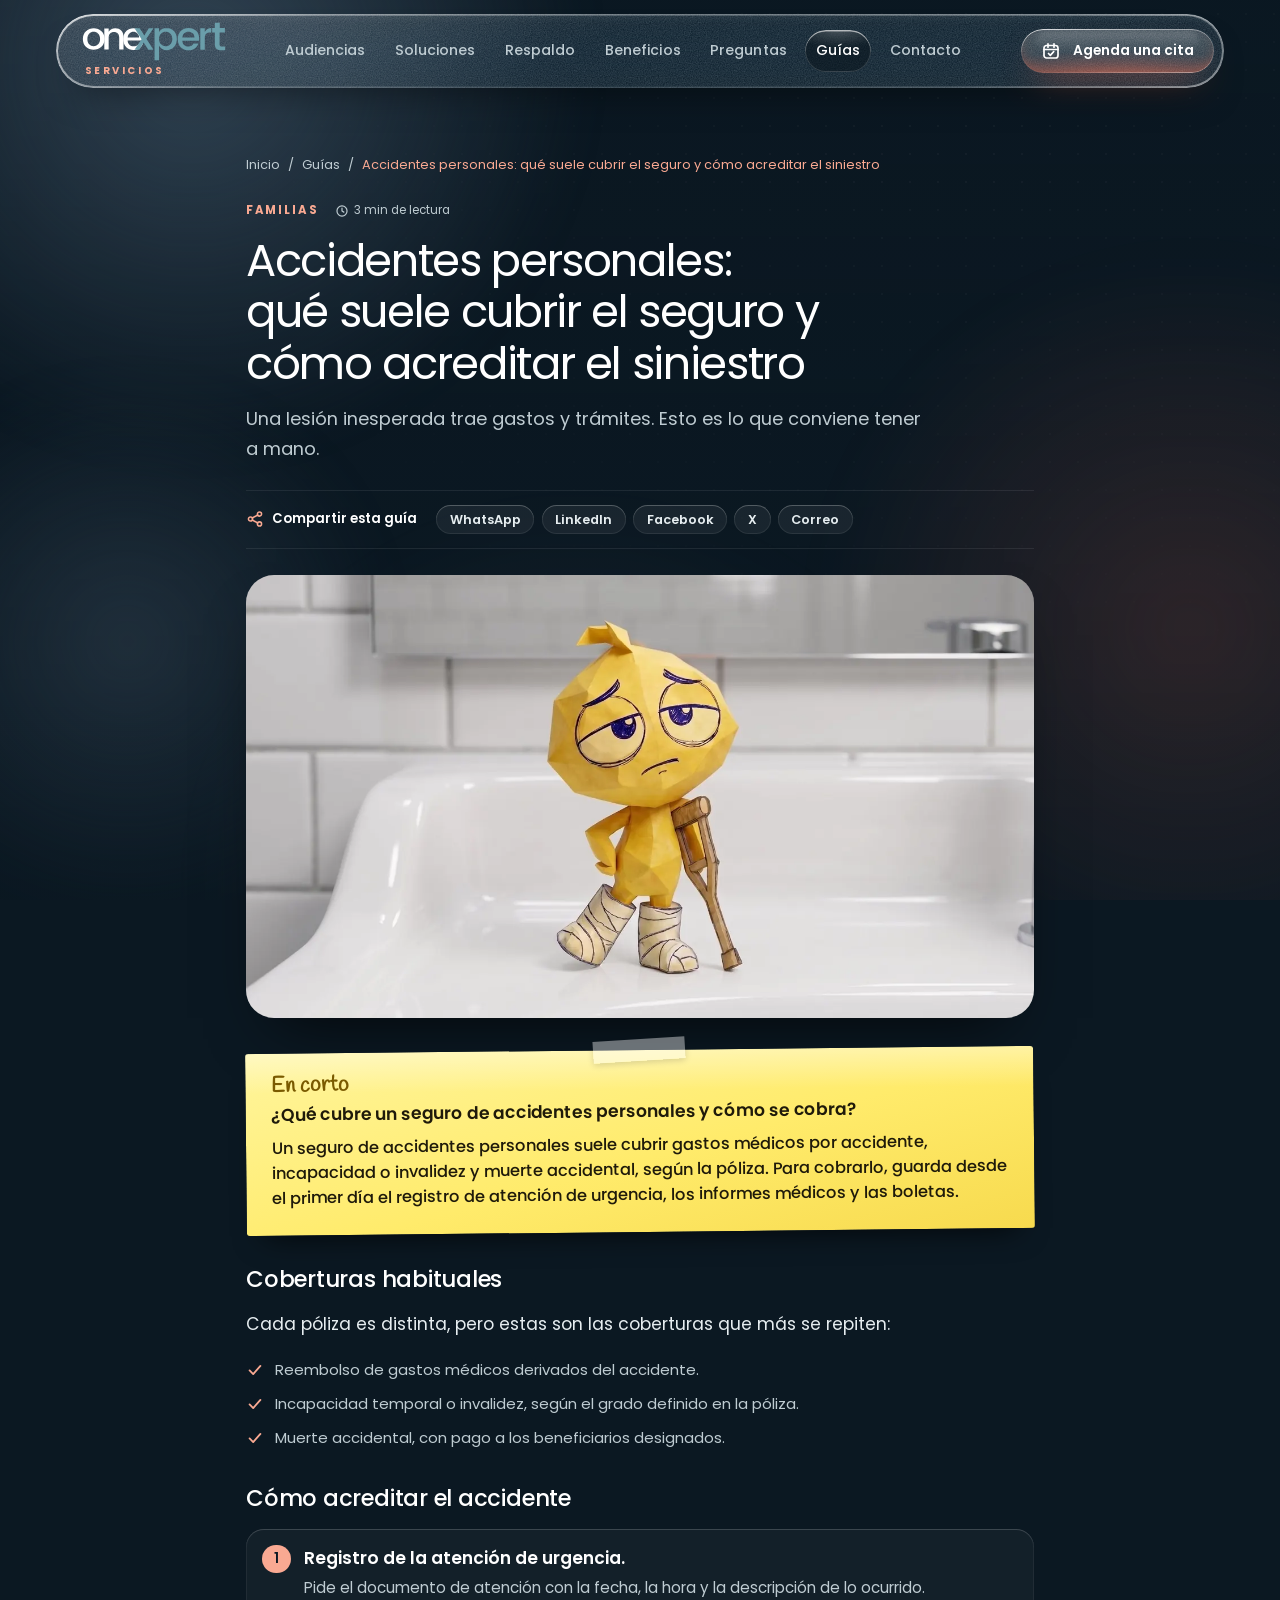
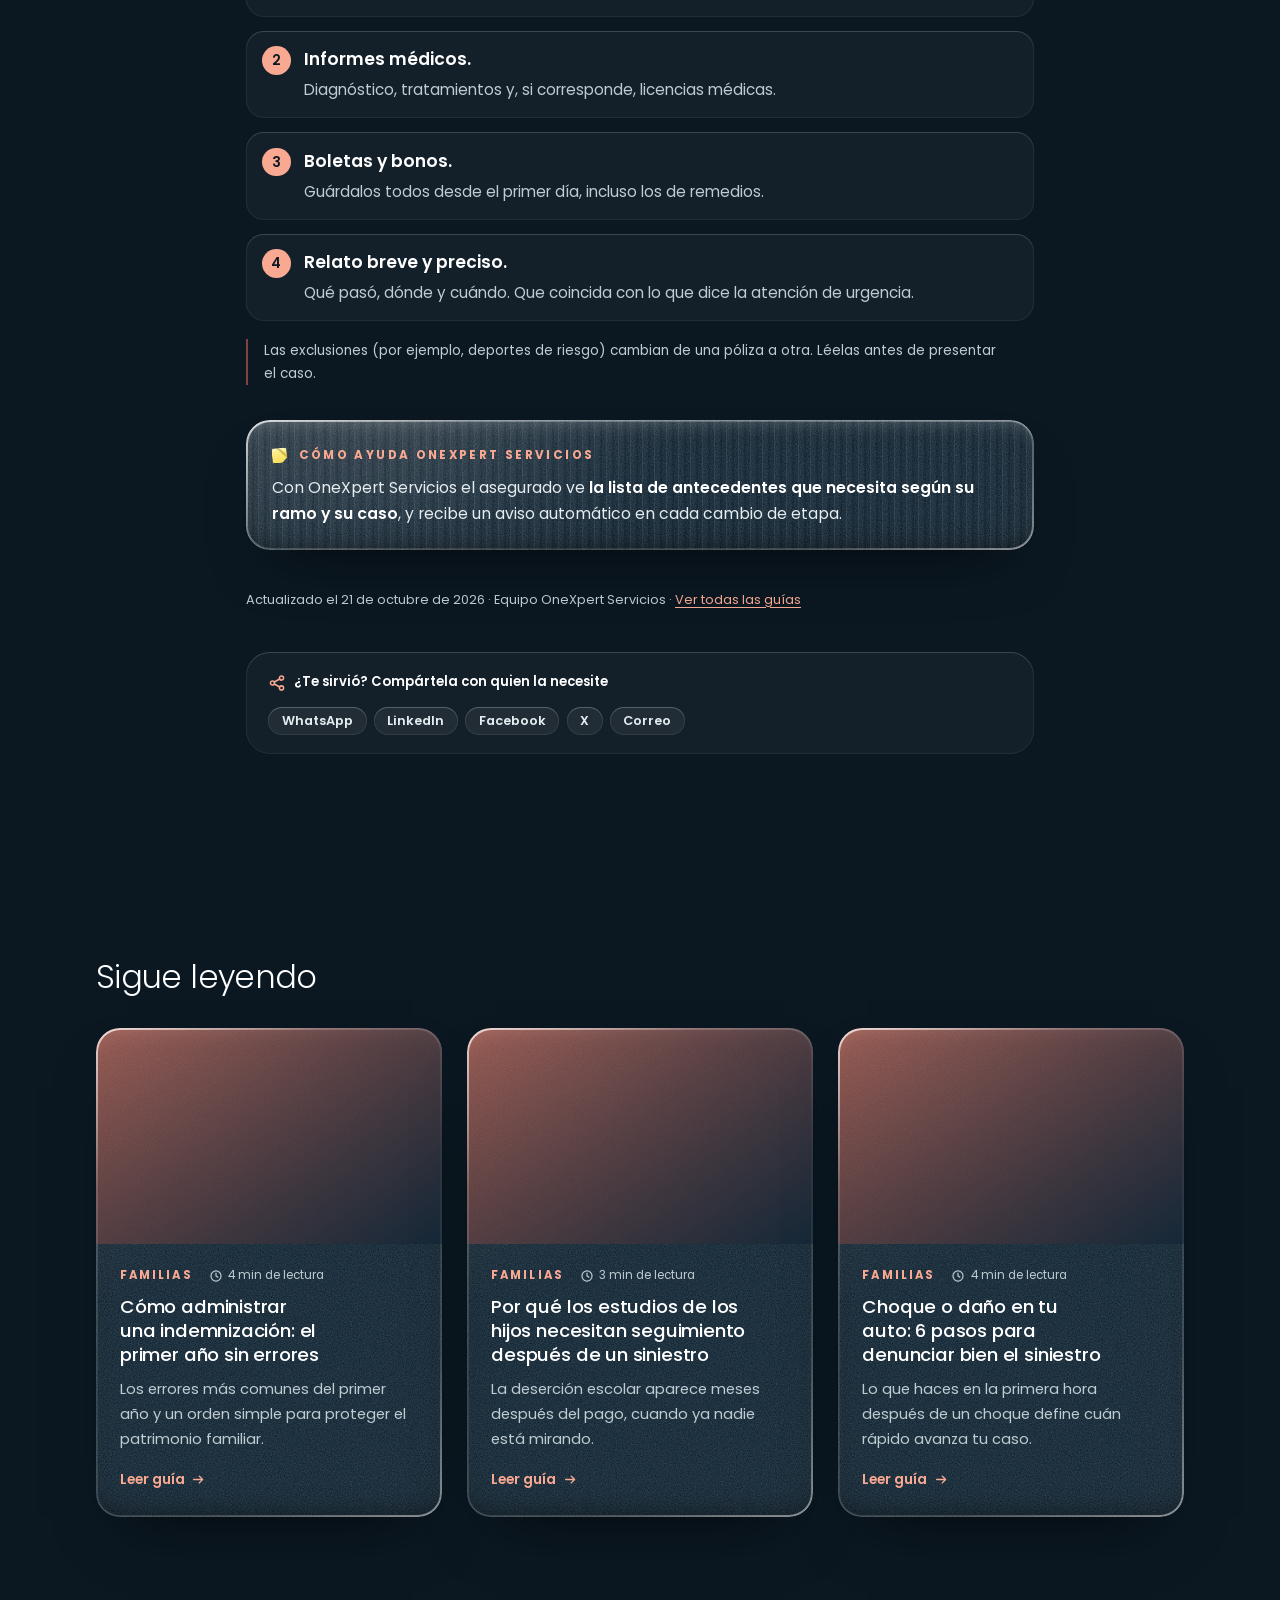
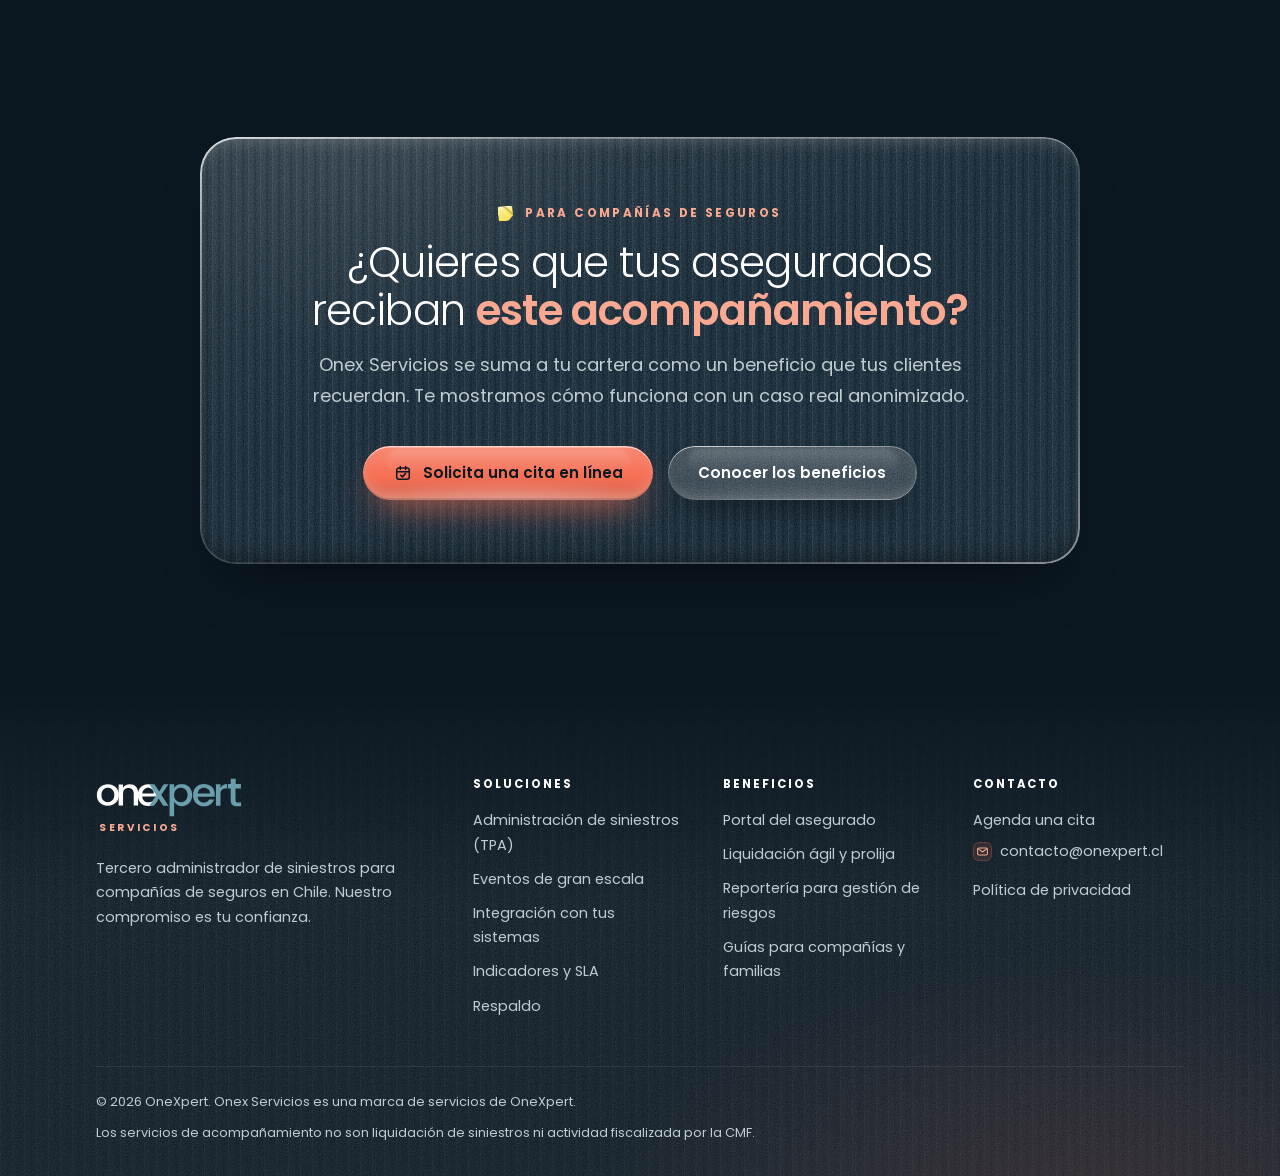
<file: onexpert_servicios2/onexpert_servicios/guias/seguro-de-accidentes-personales/index.html>
<!DOCTYPE html>

<html lang="es-CL" data-sitio="servicios">
<head>
  <meta charset="utf-8">
  <meta name="viewport" content="width=device-width, initial-scale=1, viewport-fit=cover">

  <meta http-equiv="Content-Security-Policy" content="default-src 'none'; script-src 'self'; style-src 'self'; font-src 'self'; img-src 'self' data:; manifest-src 'self'; connect-src 'none'; base-uri 'self'; form-action 'none'; object-src 'none'; upgrade-insecure-requests">
  <meta name="referrer" content="strict-origin-when-cross-origin">

  <title>Seguro de accidentes personales: qué cubre | OneXpert</title>
  <meta name="description" content="Una lesión inesperada trae gastos y trámites. Esto es lo que conviene tener a mano. Un seguro de accidentes personales suele cubrir gastos médicos por…">
  <meta name="author" content="OneXpert">
  <meta name="robots" content="index, follow, max-image-preview:large, max-snippet:-1, max-video-preview:-1">
  <link rel="canonical" href="https://servicios.onexpert.cl/guias/seguro-de-accidentes-personales/">
  <link rel="alternate" hreflang="es-CL" href="https://servicios.onexpert.cl/guias/seguro-de-accidentes-personales/">
  <meta name="geo.region" content="CL">
  <link rel="alternate" type="text/markdown" href="https://servicios.onexpert.cl/llms.txt" title="Resumen del sitio para asistentes de IA">

  <meta property="og:type"               content="article">
  <meta property="og:locale"             content="es_CL">
  <meta property="og:site_name"          content="OneXpert Servicios">
  <meta property="og:url"                content="https://servicios.onexpert.cl/guias/seguro-de-accidentes-personales/">
  <meta property="og:title"              content="Accidentes personales: qué suele cubrir el seguro y cómo acreditar el siniestro">
  <meta property="og:description"        content="Una lesión inesperada trae gastos y trámites. Esto es lo que conviene tener a mano.">
  <meta property="og:image"              content="https://kreatividademocional.com/servicio/imagenes/social/guias/seguro-de-accidentes-personales.jpg?v=1">
  <meta property="og:image:secure_url"   content="https://kreatividademocional.com/servicio/imagenes/social/guias/seguro-de-accidentes-personales.jpg?v=1">
  <meta property="og:image:type"         content="image/jpeg">
  <meta property="og:image:width"        content="1200">
  <meta property="og:image:height"       content="630">
  <meta property="og:image:alt"          content="Personaje de papel amarillo con los pies vendados y una muleta, apoyado en un lavamanos">
  <meta property="article:published_time" content="2026-10-14">
  <meta property="article:modified_time"  content="2026-10-21">
  <meta property="article:section"        content="Familias">
  <meta property="article:tag"            content="seguro de accidentes personales">
  <meta property="article:tag"            content="cómo cobrar seguro de accidentes">
  <meta property="article:tag"            content="documentos accidente">
  <meta name="twitter:card"              content="summary_large_image">
  <meta name="twitter:title"             content="Accidentes personales: qué suele cubrir el seguro y cómo acreditar el siniestro">
  <meta name="twitter:description"       content="Una lesión inesperada trae gastos y trámites. Esto es lo que conviene tener a mano.">
  <meta name="twitter:image"             content="https://kreatividademocional.com/servicio/imagenes/social/guias/seguro-de-accidentes-personales.jpg?v=1">
  <meta name="twitter:image:alt"         content="Personaje de papel amarillo con los pies vendados y una muleta, apoyado en un lavamanos">

  <link rel="icon" href="../../imagenes/favicon/favicon.ico" sizes="32x32">
  <link rel="icon" href="../../imagenes/favicon/favicon-96x96.png" sizes="96x96" type="image/png">
  <link rel="icon" href="../../imagenes/favicon/favicon.svg" type="image/svg+xml">
  <link rel="apple-touch-icon" href="../../imagenes/favicon/apple-touch-icon.png">
  <link rel="manifest" href="../../site.webmanifest">
  <meta name="theme-color" content="#152838">

  <link rel="stylesheet" href="../../css/00-fuentes.css">

  <link rel="stylesheet" href="../../css/01-tokens.css">
  <link rel="stylesheet" href="../../css/02-base.css">
  <link rel="stylesheet" href="../../css/03-vidrio.css">
  <link rel="stylesheet" href="../../css/04-componentes.css">
  <link rel="stylesheet" href="../../css/05-secciones.css">
  <link rel="stylesheet" href="../../css/06-estatico.css">
  <link rel="stylesheet" href="../../css/07-guias.css">

  <script type="application/ld+json">
  {
    "@context": "https://schema.org",
    "@graph": [
      {
        "@type": "BlogPosting",
        "@id": "https://servicios.onexpert.cl/guias/seguro-de-accidentes-personales/#articulo",
        "url": "https://servicios.onexpert.cl/guias/seguro-de-accidentes-personales/",
        "mainEntityOfPage": "https://servicios.onexpert.cl/guias/seguro-de-accidentes-personales/",
        "headline": "Accidentes personales: qué suele cubrir el seguro y cómo acreditar el siniestro",
        "description": "Una lesión inesperada trae gastos y trámites. Esto es lo que conviene tener a mano.",
        "abstract": "Un seguro de accidentes personales suele cubrir gastos médicos por accidente, incapacidad o invalidez y muerte accidental, según la póliza. Para cobrarlo, guarda desde el primer día el registro de atención de urgencia, los informes médicos y las boletas.",
        "image": [
          {
            "@type": "ImageObject",
            "url": "https://servicios.onexpert.cl/imagenes/social/guias/seguro-de-accidentes-personales.jpg",
            "width": 1200,
            "height": 630
          },
          "https://servicios.onexpert.cl/imagenes/guias/guia-accidentes.jpg"
        ],
        "articleSection": "Familias",
        "keywords": "seguro de accidentes personales, cómo cobrar seguro de accidentes, documentos accidente",
        "inLanguage": "es-CL",
        "datePublished": "2026-10-14",
        "dateModified": "2026-10-21",
        "timeRequired": "PT3M",
        "author": {
          "@type": "Organization",
          "@id": "https://servicios.onexpert.cl/#organizacion",
          "name": "OneXpert Servicios"
        },
        "publisher": {
          "@type": "Organization",
          "@id": "https://servicios.onexpert.cl/#organizacion",
          "name": "OneXpert",
          "logo": {
            "@type": "ImageObject",
            "url": "https://servicios.onexpert.cl/imagenes/logo/logo-onex.svg"
          }
        },
        "isPartOf": {
          "@id": "https://servicios.onexpert.cl/guias/#blog"
        }
      },
      {
        "@type": "BreadcrumbList",
        "itemListElement": [
          {
            "@type": "ListItem",
            "position": 1,
            "name": "Inicio",
            "item": "https://servicios.onexpert.cl/"
          },
          {
            "@type": "ListItem",
            "position": 2,
            "name": "Guías",
            "item": "https://servicios.onexpert.cl/guias/"
          },
          {
            "@type": "ListItem",
            "position": 3,
            "name": "Accidentes personales: qué suele cubrir el seguro y cómo acreditar el siniestro",
            "item": "https://servicios.onexpert.cl/guias/seguro-de-accidentes-personales/"
          }
        ]
      },
      {
        "@type": "FAQPage",
        "@id": "https://servicios.onexpert.cl/guias/seguro-de-accidentes-personales/#pregunta",
        "mainEntity": [
          {
            "@type": "Question",
            "name": "¿Qué cubre un seguro de accidentes personales y cómo se cobra?",
            "acceptedAnswer": {
              "@type": "Answer",
              "text": "Un seguro de accidentes personales suele cubrir gastos médicos por accidente, incapacidad o invalidez y muerte accidental, según la póliza. Para cobrarlo, guarda desde el primer día el registro de atención de urgencia, los informes médicos y las boletas."
            }
          }
        ]
      }
    ]
  }
  </script>
</head>
<body class="pagina-guia">

<a class="salto" href="#contenido">Saltar al contenido principal</a>

<div class="aurora" aria-hidden="true">
  <span class="aurora__luz aurora__luz--1"></span>
  <span class="aurora__luz aurora__luz--2"></span>
  <span class="aurora__luz aurora__luz--3"></span>
  <span class="aurora__luz aurora__luz--4"></span>
  <span class="aurora__velo"></span>
  <span class="aurora__trama"></span>
</div>

<header class="cabecera" data-seccion="cabecera">
  <div class="cabecera__barra vidrio vidrio--pildora">

    <a class="logo" href="../../" aria-label="OneXpert Servicios, ir al inicio">
      
      <img class="logo__img logo__img--color" src="../../imagenes/logo/logo-onex.svg" alt="" aria-hidden="true" width="510" height="139">
      <img class="logo__img logo__img--blanco" src="../../imagenes/logo/logo-onex-blanco.svg" alt="OneXpert Servicios" width="510" height="139">
      <span class="logo__unidad">Servicios</span>
    </a>

    <nav class="nav" aria-label="Navegación principal">
      <a class="nav__enlace" href="../../#audiencias">Audiencias</a>
      <a class="nav__enlace" href="../../#soluciones">Soluciones</a>
      <a class="nav__enlace" href="../../#respaldo">Respaldo</a>
      <a class="nav__enlace" href="../../#beneficios">Beneficios</a>
      <a class="nav__enlace" href="../../#preguntas">Preguntas</a>
      <a class="nav__enlace" href="../" aria-current="page">Guías</a>
      <a class="nav__enlace" href="../../#contacto">Contacto</a>
    </nav>

    <div class="cabecera__acciones">
      
      <a class="boton boton--cita boton--chico enlace-cita" href="mailto:contacto@onexpert.cl?subject=Solicitud%20de%20cita%20OneXpert%20Servicios"><svg class="boton__icono" viewBox="0 0 20 20" fill="none" stroke="currentColor" stroke-width="1.7" stroke-linecap="round" stroke-linejoin="round" aria-hidden="true"><rect x="3" y="4.5" width="14" height="12.5" rx="2.5"/><path d="M3 8.5h14M7 2.8v3.4M13 2.8v3.4M7.5 12.5l1.8 1.8 3.4-3.6"/></svg><span class="boton__texto texto-largo" data-texto="Agenda una cita"><span>Agenda una cita</span></span><span class="boton__texto texto-corto" data-texto="Cita"><span>Cita</span></span></a>
      <button class="menu-boton" type="button" aria-expanded="false" aria-controls="panel-menu" aria-label="Abrir menú">
        <span class="menu-boton__linea"></span><span class="menu-boton__linea"></span>
      </button>
    </div>

    <span class="cabecera__progreso" aria-hidden="true"></span>
  </div>
</header>

<div class="panel-menu" id="panel-menu" inert>
  <div class="panel-menu__fondo" data-cerrar-menu></div>
  <nav class="panel-menu__cuerpo" aria-label="Menú">
    <a class="panel-menu__enlace" href="../../#audiencias">Audiencias</a>
    <a class="panel-menu__enlace" href="../../#soluciones">Soluciones</a>
    <a class="panel-menu__enlace" href="../../#respaldo">Respaldo</a>
    <a class="panel-menu__enlace" href="../../#beneficios">Beneficios</a>
    <a class="panel-menu__enlace" href="../../#preguntas">Preguntas</a>
    <a class="panel-menu__enlace" href="../" aria-current="page">Guías</a>
    <a class="panel-menu__enlace" href="../../#contacto">Contacto</a>
    <div class="panel-menu__pie">
      <a class="panel-menu__cruce" href="https://liquidadora.onexpert.cl/">Ir a OneXpert Liquidadora<svg viewBox="0 0 20 20" fill="none" stroke="currentColor" stroke-width="1.8" stroke-linecap="round" stroke-linejoin="round" aria-hidden="true"><path d="M3.5 10h12M11 5.5l4.5 4.5-4.5 4.5"/></svg></a>
      <a class="panel-menu__cruce" href="mailto:comercial@onexpert.cl">comercial@onexpert.cl<svg viewBox="0 0 20 20" fill="none" stroke="currentColor" stroke-width="1.8" stroke-linecap="round" stroke-linejoin="round" aria-hidden="true"><path d="M3.5 10h12M11 5.5l4.5 4.5-4.5 4.5"/></svg></a>
    </div>
  </nav>
</div>

<main id="contenido">

<article class="seccion seccion--transparente guia-pagina" id="seguro-de-accidentes-personales" data-cat="Familias" aria-labelledby="guia-titulo">

  <div class="contenedor contenedor--angosto">
    <nav class="migas" aria-label="Migas de pan"><a href="../../">Inicio</a><span aria-hidden="true">/</span><a href="../">Guías</a><span aria-hidden="true">/</span><span aria-current="page">Accidentes personales: qué suele cubrir el seguro y cómo acreditar el siniestro</span></nav>

    <header class="guia-articulo__cabeza">
      <span class="guia-meta"><span class="guia-meta__cat" data-cat="Familias">Familias</span><span class="guia-meta__tiempo"><svg viewBox="0 0 20 20" fill="none" stroke="currentColor" stroke-width="1.7" stroke-linecap="round" aria-hidden="true"><circle cx="10" cy="10" r="7.2"/><path d="M10 6v4l2.6 1.6"/></svg>3 min de lectura</span></span>
      <h1 id="guia-titulo">Accidentes personales: qué suele cubrir el seguro y cómo acreditar el siniestro</h1>
      <p class="bajada">Una lesión inesperada trae gastos y trámites. Esto es lo que conviene tener a mano.</p>
    </header>

      <div class="compartir compartir--arriba" data-compartir data-url="https://servicios.onexpert.cl/guias/seguro-de-accidentes-personales/" data-titulo="Accidentes personales: qué suele cubrir el seguro y cómo acreditar el siniestro · Guías OneXpert Servicios">
        <p class="compartir__titulo"><svg viewBox="0 0 20 20" fill="none" stroke="currentColor" stroke-width="1.7" stroke-linecap="round" stroke-linejoin="round" aria-hidden="true"><circle cx="15" cy="4.5" r="2.3"/><circle cx="5" cy="10" r="2.3"/><circle cx="15" cy="15.5" r="2.3"/><path d="m7 8.9 6-3.3M7 11.1l6 3.3"/></svg><span>Compartir esta guía</span></p>
        <div class="compartir__acciones">
          <a class="compartir__red" data-red="whatsapp" href="https://wa.me/?text=Accidentes%20personales%3A%20qu%C3%A9%20suele%20cubrir%20el%20seguro%20y%20c%C3%B3mo%20acreditar%20el%20siniestro%20%C2%B7%20Gu%C3%ADas%20OneXpert%20Servicios%20https%3A%2F%2Fservicios.onexpert.cl%2Fguias%2Fseguro-de-accidentes-personales%2F" target="_blank" rel="noopener noreferrer">WhatsApp</a>
          <a class="compartir__red" data-red="linkedin" href="https://www.linkedin.com/sharing/share-offsite/?url=https%3A%2F%2Fservicios.onexpert.cl%2Fguias%2Fseguro-de-accidentes-personales%2F" target="_blank" rel="noopener noreferrer">LinkedIn</a>
          <a class="compartir__red" data-red="facebook" href="https://www.facebook.com/sharer/sharer.php?u=https%3A%2F%2Fservicios.onexpert.cl%2Fguias%2Fseguro-de-accidentes-personales%2F" target="_blank" rel="noopener noreferrer">Facebook</a>
          <a class="compartir__red" data-red="x" href="https://twitter.com/intent/tweet?url=https%3A%2F%2Fservicios.onexpert.cl%2Fguias%2Fseguro-de-accidentes-personales%2F&amp;text=Accidentes%20personales%3A%20qu%C3%A9%20suele%20cubrir%20el%20seguro%20y%20c%C3%B3mo%20acreditar%20el%20siniestro%20%C2%B7%20Gu%C3%ADas%20OneXpert%20Servicios" target="_blank" rel="noopener noreferrer">X</a>
          <a class="compartir__red" data-red="correo" href="mailto:?subject=Accidentes%20personales%3A%20qu%C3%A9%20suele%20cubrir%20el%20seguro%20y%20c%C3%B3mo%20acreditar%20el%20siniestro%20%C2%B7%20Gu%C3%ADas%20OneXpert%20Servicios&amp;body=Una%20lesi%C3%B3n%20inesperada%20trae%20gastos%20y%20tr%C3%A1mites.%20Esto%20es%20lo%20que%20conviene%20tener%20a%20mano.%20https%3A%2F%2Fservicios.onexpert.cl%2Fguias%2Fseguro-de-accidentes-personales%2F">Correo</a>
        </div>
      </div>

    <figure class="guia-articulo__foto">
      <picture>
        <source srcset="../../imagenes/guias/guia-accidentes.webp" type="image/webp">
        <img src="../../imagenes/guias/guia-accidentes.jpg" alt="Personaje de papel amarillo con los pies vendados y una muleta, apoyado en un lavamanos" width="1400" height="782" fetchpriority="high" decoding="async">
      </picture>
    </figure>

    <div class="guia-articulo__cuerpo">
        
        <aside aria-label="En corto" class="guia-corto">
        <p class="guia-corto__rotulo">En corto</p>
        <h2 class="guia-corto__pregunta">¿Qué cubre un seguro de accidentes personales y cómo se cobra?</h2>
        <p>Un seguro de accidentes personales suele cubrir gastos médicos por accidente, incapacidad o invalidez y muerte accidental, según la póliza. Para cobrarlo, guarda desde el primer día el registro de atención de urgencia, los informes médicos y las boletas.</p>
        </aside>
        <h3>Coberturas habituales</h3>
        <p>Cada póliza es distinta, pero estas son las coberturas que más se repiten:</p>
        <ul class="lista-check"><li><svg aria-hidden="true" fill="none" stroke="currentColor" stroke-linecap="round" stroke-linejoin="round" stroke-width="2" viewbox="0 0 20 20"><path d="m4 10.5 4 4 8-9"></path></svg><span>Reembolso de gastos médicos derivados del accidente.</span></li><li><svg aria-hidden="true" fill="none" stroke="currentColor" stroke-linecap="round" stroke-linejoin="round" stroke-width="2" viewbox="0 0 20 20"><path d="m4 10.5 4 4 8-9"></path></svg><span>Incapacidad temporal o invalidez, según el grado definido en la póliza.</span></li><li><svg aria-hidden="true" fill="none" stroke="currentColor" stroke-linecap="round" stroke-linejoin="round" stroke-width="2" viewbox="0 0 20 20"><path d="m4 10.5 4 4 8-9"></path></svg><span>Muerte accidental, con pago a los beneficiarios designados.</span></li></ul>
        <h3>Cómo acreditar el accidente</h3>
        <ol class="guia-pasos"><li><b>Registro de la atención de urgencia.</b><span>Pide el documento de atención con la fecha, la hora y la descripción de lo ocurrido.</span></li><li><b>Informes médicos.</b><span>Diagnóstico, tratamientos y, si corresponde, licencias médicas.</span></li><li><b>Boletas y bonos.</b><span>Guárdalos todos desde el primer día, incluso los de remedios.</span></li><li><b>Relato breve y preciso.</b><span>Qué pasó, dónde y cuándo. Que coincida con lo que dice la atención de urgencia.</span></li></ol>
        <p class="guia-nota">Las exclusiones (por ejemplo, deportes de riesgo) cambian de una póliza a otra. Léelas antes de presentar el caso.</p>
        <aside aria-label="Cómo ayuda Onex Servicios" class="guia-onex vidrio vidrio--acanalado">
        <p class="rotulo">Cómo ayuda OneXpert Servicios</p>
        <p>Con OneXpert Servicios el asegurado ve <b>la lista de antecedentes que necesita según su ramo y su caso</b>, y recibe un aviso automático en cada cambio de etapa.</p>
        </aside>
      <p class="guia-articulo__pie"><time datetime="2026-10-21">Actualizado el 21 de octubre de 2026</time> · Equipo OneXpert Servicios · <a href="../">Ver todas las guías</a></p>
    </div>

      <div class="compartir compartir--abajo" data-compartir data-url="https://servicios.onexpert.cl/guias/seguro-de-accidentes-personales/" data-titulo="Accidentes personales: qué suele cubrir el seguro y cómo acreditar el siniestro · Guías OneXpert Servicios">
        <p class="compartir__titulo"><svg viewBox="0 0 20 20" fill="none" stroke="currentColor" stroke-width="1.7" stroke-linecap="round" stroke-linejoin="round" aria-hidden="true"><circle cx="15" cy="4.5" r="2.3"/><circle cx="5" cy="10" r="2.3"/><circle cx="15" cy="15.5" r="2.3"/><path d="m7 8.9 6-3.3M7 11.1l6 3.3"/></svg><span>¿Te sirvió? Compártela con quien la necesite</span></p>
        <div class="compartir__acciones">
          <a class="compartir__red" data-red="whatsapp" href="https://wa.me/?text=Accidentes%20personales%3A%20qu%C3%A9%20suele%20cubrir%20el%20seguro%20y%20c%C3%B3mo%20acreditar%20el%20siniestro%20%C2%B7%20Gu%C3%ADas%20OneXpert%20Servicios%20https%3A%2F%2Fservicios.onexpert.cl%2Fguias%2Fseguro-de-accidentes-personales%2F" target="_blank" rel="noopener noreferrer">WhatsApp</a>
          <a class="compartir__red" data-red="linkedin" href="https://www.linkedin.com/sharing/share-offsite/?url=https%3A%2F%2Fservicios.onexpert.cl%2Fguias%2Fseguro-de-accidentes-personales%2F" target="_blank" rel="noopener noreferrer">LinkedIn</a>
          <a class="compartir__red" data-red="facebook" href="https://www.facebook.com/sharer/sharer.php?u=https%3A%2F%2Fservicios.onexpert.cl%2Fguias%2Fseguro-de-accidentes-personales%2F" target="_blank" rel="noopener noreferrer">Facebook</a>
          <a class="compartir__red" data-red="x" href="https://twitter.com/intent/tweet?url=https%3A%2F%2Fservicios.onexpert.cl%2Fguias%2Fseguro-de-accidentes-personales%2F&amp;text=Accidentes%20personales%3A%20qu%C3%A9%20suele%20cubrir%20el%20seguro%20y%20c%C3%B3mo%20acreditar%20el%20siniestro%20%C2%B7%20Gu%C3%ADas%20OneXpert%20Servicios" target="_blank" rel="noopener noreferrer">X</a>
          <a class="compartir__red" data-red="correo" href="mailto:?subject=Accidentes%20personales%3A%20qu%C3%A9%20suele%20cubrir%20el%20seguro%20y%20c%C3%B3mo%20acreditar%20el%20siniestro%20%C2%B7%20Gu%C3%ADas%20OneXpert%20Servicios&amp;body=Una%20lesi%C3%B3n%20inesperada%20trae%20gastos%20y%20tr%C3%A1mites.%20Esto%20es%20lo%20que%20conviene%20tener%20a%20mano.%20https%3A%2F%2Fservicios.onexpert.cl%2Fguias%2Fseguro-de-accidentes-personales%2F">Correo</a>
        </div>
      </div>
  </div>

</article>

<section class="seccion seccion--transparente guias-relacionadas" aria-labelledby="relacionadas-titulo">
  <div class="contenedor">
    <h2 class="guias-barra__titulo" id="relacionadas-titulo">Sigue leyendo</h2>
    <div class="guias-rejilla">

        <article class="guia-tarjeta vidrio" data-cat="Familias">
          <a class="guia-tarjeta__enlace" href="../como-administrar-una-indemnizacion/">
            <figure class="guia-tarjeta__foto">
              <picture>
                <source srcset="../../imagenes/guias/guia-indemnizacion.webp" type="image/webp">
                <img src="../../imagenes/guias/guia-indemnizacion.jpg" alt="Personaje de papel amarillo durmiendo junto a un reloj: antes de decidir qué hacer con una indemnización, date tiempo" width="1400" height="782" loading="lazy" decoding="async">
              </picture>
            </figure>
            <div class="guia-tarjeta__cuerpo">
              <span class="guia-meta"><span class="guia-meta__cat" data-cat="Familias">Familias</span><span class="guia-meta__tiempo"><svg viewBox="0 0 20 20" fill="none" stroke="currentColor" stroke-width="1.7" stroke-linecap="round" aria-hidden="true"><circle cx="10" cy="10" r="7.2"/><path d="M10 6v4l2.6 1.6"/></svg>4 min de lectura</span></span>
              <h3>Cómo administrar una indemnización: el primer año sin errores</h3>
              <p>Los errores más comunes del primer año y un orden simple para proteger el patrimonio familiar.</p>
              <span class="guia-tarjeta__leer">Leer guía<svg viewBox="0 0 20 20" fill="none" stroke="currentColor" stroke-width="1.8" stroke-linecap="round" stroke-linejoin="round" aria-hidden="true"><path d="M3.5 10h12M11 5.5l4.5 4.5-4.5 4.5"/></svg></span>
            </div>
          </a>
        </article>

        <article class="guia-tarjeta vidrio" data-cat="Familias">
          <a class="guia-tarjeta__enlace" href="../estudios-de-los-hijos-despues-de-un-siniestro/">
            <figure class="guia-tarjeta__foto">
              <picture>
                <source srcset="../../imagenes/guias/guia-estudios.webp" type="image/webp">
                <img src="../../imagenes/guias/guia-estudios.jpg" alt="Personaje de papel amarillo con lentes leyendo un libro en una sala de clases" width="1400" height="782" loading="lazy" decoding="async">
              </picture>
            </figure>
            <div class="guia-tarjeta__cuerpo">
              <span class="guia-meta"><span class="guia-meta__cat" data-cat="Familias">Familias</span><span class="guia-meta__tiempo"><svg viewBox="0 0 20 20" fill="none" stroke="currentColor" stroke-width="1.7" stroke-linecap="round" aria-hidden="true"><circle cx="10" cy="10" r="7.2"/><path d="M10 6v4l2.6 1.6"/></svg>3 min de lectura</span></span>
              <h3>Por qué los estudios de los hijos necesitan seguimiento después de un siniestro</h3>
              <p>La deserción escolar aparece meses después del pago, cuando ya nadie está mirando.</p>
              <span class="guia-tarjeta__leer">Leer guía<svg viewBox="0 0 20 20" fill="none" stroke="currentColor" stroke-width="1.8" stroke-linecap="round" stroke-linejoin="round" aria-hidden="true"><path d="M3.5 10h12M11 5.5l4.5 4.5-4.5 4.5"/></svg></span>
            </div>
          </a>
        </article>

        <article class="guia-tarjeta vidrio" data-cat="Familias">
          <a class="guia-tarjeta__enlace" href="../que-hacer-despues-de-un-choque/">
            <figure class="guia-tarjeta__foto">
              <picture>
                <source srcset="../../imagenes/guias/guia-choque-auto.webp" type="image/webp">
                <img src="../../imagenes/guias/guia-choque-auto.jpg" alt="Personaje de papel amarillo con lentes pensando junto a un auto azul, con una ampolleta encendida sobre su cabeza" width="1400" height="782" loading="lazy" decoding="async">
              </picture>
            </figure>
            <div class="guia-tarjeta__cuerpo">
              <span class="guia-meta"><span class="guia-meta__cat" data-cat="Familias">Familias</span><span class="guia-meta__tiempo"><svg viewBox="0 0 20 20" fill="none" stroke="currentColor" stroke-width="1.7" stroke-linecap="round" aria-hidden="true"><circle cx="10" cy="10" r="7.2"/><path d="M10 6v4l2.6 1.6"/></svg>4 min de lectura</span></span>
              <h3>Choque o daño en tu auto: 6 pasos para denunciar bien el siniestro</h3>
              <p>Lo que haces en la primera hora después de un choque define cuán rápido avanza tu caso.</p>
              <span class="guia-tarjeta__leer">Leer guía<svg viewBox="0 0 20 20" fill="none" stroke="currentColor" stroke-width="1.8" stroke-linecap="round" stroke-linejoin="round" aria-hidden="true"><path d="M3.5 10h12M11 5.5l4.5 4.5-4.5 4.5"/></svg></span>
            </div>
          </a>
        </article>

    </div>
  </div>
</section>

<section class="seccion seccion--transparente seccion--llamado" aria-labelledby="llamado-titulo">
  <div class="contenedor">
    <div class="llamado vidrio vidrio--acanalado">
      <p class="rotulo">Para compañías de seguros</p>
      <h2 class="titular" id="llamado-titulo">¿Quieres que tus asegurados reciban <b>este acompañamiento?</b></h2>
      <p class="bajada">Onex Servicios se suma a tu cartera como un beneficio que tus clientes recuerdan. Te mostramos cómo funciona con un caso real anonimizado.</p>
      <div class="botones">
        <a class="boton boton--accion enlace-cita" href="mailto:contacto@onexpert.cl?subject=Solicitud%20de%20cita%20OneXpert%20Servicios"><svg class="boton__icono" viewBox="0 0 20 20" fill="none" stroke="currentColor" stroke-width="1.7" stroke-linecap="round" stroke-linejoin="round" aria-hidden="true"><rect x="3" y="4.5" width="14" height="12.5" rx="2.5"/><path d="M3 8.5h14M7 2.8v3.4M13 2.8v3.4M7.5 12.5l1.8 1.8 3.4-3.6"/></svg><span class="boton__texto" data-texto="Solicita una cita en línea"><span>Solicita una cita en línea</span></span></a>
        <a class="boton boton--vidrio" href="../../#beneficios"><span class="boton__texto" data-texto="Conocer los beneficios"><span>Conocer los beneficios</span></span></a>
      </div>
    </div>
  </div>
</section>

</main>

<footer class="pie" data-seccion="pie">

  <div class="pie__textura" aria-hidden="true">
    <img src="../../video/textura-pie-poster.jpg" alt="" width="1280" height="720" loading="lazy" decoding="async">
  </div>

  <div class="contenedor">
    <div class="pie__rejilla">

      <div class="pie__marca">
        <a class="logo" href="../../" aria-label="OneXpert Servicios, ir al inicio">
          <img class="logo__img logo__img--color" src="../../imagenes/logo/logo-onex.svg" alt="" aria-hidden="true" width="510" height="139">
          <img class="logo__img logo__img--blanco" src="../../imagenes/logo/logo-onex-blanco.svg" alt="OneXpert Servicios" width="510" height="139">
          <span class="logo__unidad">Servicios</span>
        </a>
        <p>Tercero administrador de siniestros para compañías de seguros en Chile. Nuestro compromiso es tu confianza.</p>
      </div>

      <div>
        <h4>Soluciones</h4>
        <ul>
          <li><a href="../../#gestion-de-siniestros">Administración de siniestros (TPA)</a></li>
          <li><a href="../../#catastrofes">Eventos de gran escala</a></li>
          <li><a href="../../#enlaces-tecnologicos">Integración con tus sistemas</a></li>
          <li><a href="../../#indicadores">Indicadores y SLA</a></li>
          <li><a href="../../#respaldo">Respaldo</a></li>
        </ul>
      </div>

      <div>
        <h4>Beneficios</h4>
        <ul>
          <li><a href="../../#portal-del-asegurado">Portal del asegurado</a></li>
          <li><a href="../../#liquidacion-agil">Liquidación ágil y prolija</a></li>
          <li><a href="../../#reporteria-gestion-riesgos">Reportería para gestión de riesgos</a></li>
          <li><a href="../">Guías para compañías y familias</a></li>
        </ul>
      </div>

      <div>
        <h4>Contacto</h4>
        <ul>
          <li><a class="enlace-cita" href="mailto:contacto@onexpert.cl?subject=Solicitud%20de%20cita%20OneXpert%20Servicios">Agenda una cita</a></li>
          <li>
            <a class="pie__correo" href="mailto:comercial@onexpert.cl" aria-describedby="ayuda-comercial"><svg class="pie__icono" viewBox="0 0 20 20" fill="none" stroke="currentColor" stroke-width="1.6" stroke-linecap="round" stroke-linejoin="round" aria-hidden="true"><rect x="2.5" y="4.5" width="15" height="11" rx="2"/><path d="m3.2 5.6 6.8 5.2 6.8-5.2"/></svg>contacto@onexpert.cl</a>
            <span class="ayuda" id="ayuda-comercial" role="tooltip">Para compañías de seguros, corredores y sponsors: cotizaciones, demostraciones y alianzas. Lunes a viernes, 9:00 a 18:00 h.</span>
          </li>
          
          <li><a href="../../privacidad/">Política de privacidad</a></li>
        </ul>
      </div>

    </div>

    <div class="pie__legal">
      <span>© 2026 OneXpert. Onex Servicios es una marca de servicios de OneXpert.</span>
      <span>Los servicios de acompañamiento no son liquidación de siniestros ni actividad fiscalizada por la CMF.</span>
    </div>
  </div>
</footer>

<script src="../../js/sitio.js" defer></script>
</body>
</html>
</file>
<file: onexpert_servicios2/onexpert_servicios/css/00-fuentes.css>
@font-face { font-family: "Poppins"; font-style: normal; font-weight: 300; font-display: swap; src: url("../fuentes/poppins-latin-300-normal.woff2") format("woff2"); }
@font-face { font-family: "Poppins"; font-style: normal; font-weight: 400; font-display: swap; src: url("../fuentes/poppins-latin-400-normal.woff2") format("woff2"); }
@font-face { font-family: "Poppins"; font-style: normal; font-weight: 500; font-display: swap; src: url("../fuentes/poppins-latin-500-normal.woff2") format("woff2"); }
@font-face { font-family: "Poppins"; font-style: normal; font-weight: 600; font-display: swap; src: url("../fuentes/poppins-latin-600-normal.woff2") format("woff2"); }
@font-face { font-family: "Poppins"; font-style: normal; font-weight: 700; font-display: swap; src: url("../fuentes/poppins-latin-700-normal.woff2") format("woff2"); }
@font-face { font-family: "Handlee"; font-style: normal; font-weight: 400; font-display: swap; src: url("../fuentes/handlee-latin-400-normal.woff2") format("woff2"); }
@font-face { font-family: "Caveat";  font-style: normal; font-weight: 700; font-display: swap; src: url("../fuentes/caveat-latin-700-normal.woff2") format("woff2"); }
</file>
<file: onexpert_servicios2/onexpert_servicios/css/01-tokens.css>
:root {
  --navy:               #152838;
  --navy-profundo:      #0B1822;   
  --grafito:            #323333;
  --gris-texto:         #55666E;
  --blanco:             #FFFFFF;
  --texto:              #E6EDF0;   
  --texto-suave:        #BFCCD2;   
  --claro-sobre-oscuro: #E6EDF0;   
  --acento:           #F9A992;   
  --acento-fuerte:    #F67055;   
  --acento-texto-btn: #0B1822;
  --acento-frase:     #F9A992;   
  --acento-rgb:       246, 112, 85;
  --amarillo-rgb:     255, 214, 90;   
  --aurora-1: rgba(74, 95, 114, 0.7);     
  --aurora-2: rgba(246, 112, 85, 0.2);    
  --aurora-3: rgba(238, 218, 206, 0.12);  
  --aurora-4: rgba(60, 78, 94, 0.6);
  --tinte-1: rgba(238, 218, 206, 0.12);
  --tinte-2: rgba(74, 95, 114, 0.3);
  --tinte-3: rgba(246, 112, 85, 0.12);
  --tinte-4: rgba(211, 218, 224, 0.1);
  --vidrio:            rgba(15, 30, 42, 0.5);     
  --vidrio-fuerte:     rgba(15, 30, 42, 0.68);    
  --vidrio-brillo:     rgba(255, 255, 255, 0.07);
  --vidrio-borde:      rgba(255, 255, 255, 0.16);
  --vidrio-desenfoque: 24px;
  --vidrio-saturacion: 170%;
  --bisel:             1;
  --grano: url("data:image/svg+xml,%3Csvg xmlns='http://www.w3.org/2000/svg' width='160' height='160'%3E%3Cfilter id='n'%3E%3CfeTurbulence type='fractalNoise' baseFrequency='.85' numOctaves='3' stitchTiles='stitch'/%3E%3CfeColorMatrix values='0 0 0 0 1 0 0 0 0 1 0 0 0 0 1 0 0 0 .32 0'/%3E%3C/filter%3E%3Crect width='100%25' height='100%25' filter='url(%23n)'/%3E%3C/svg%3E");
  --acanalado: repeating-linear-gradient(90deg,
      rgba(255, 255, 255, 0.07) 0 1px,
      rgba(255, 255, 255, 0.015) 1px 5px,
      rgba(0, 0, 0, 0.16) 7px 8px,
      rgba(255, 255, 255, 0) 8px 12px);
  --postit-claro:  #FFF59D;
  --postit-medio:  #FFEB6B;
  --postit-base:   #F7DA4E;
  --postit-doblez: rgba(120, 90, 0, 0.2);
  --postit-texto:  #3A3216;
  --postit-tinta:  #1F1A0A;
  --postit-rotulo: #7A5A00;
  --fuente:        "Poppins", -apple-system, BlinkMacSystemFont, "Segoe UI", Roboto, "Helvetica Neue", Arial, sans-serif;
  --fuente-mano:   "Handlee", "Caveat", cursive;
  --fuente-firma:  "Caveat", "Handlee", cursive;
  --fs-h1:           clamp(1.9rem, 1.25rem + 2.1vw, 2.85rem);
  --fs-h2:           clamp(1.7rem, 1.2rem + 1.6vw, 2.45rem);
  --fs-h2-sub:       clamp(1.5rem, 1.1rem + 1.15vw, 2.05rem);
  --fs-h3-grande:    clamp(1.25rem, 1.04rem + 0.7vw, 1.65rem);
  --fs-h3:           clamp(1.08rem, 1rem + 0.25vw, 1.2rem);
  --fs-bajada:       clamp(1rem, 0.95rem + 0.25vw, 1.12rem);
  --fs-cuerpo-chico: 0.95rem;
  --ancho-max:   1200px;
  --margen:      clamp(20px, 5vw, 56px);
  --radio:       24px;
  --radio-chico: 14px;
  --pildora:     999px;
  --seccion-y:   clamp(72px, 8vw, 116px);
  --bloque-y:    clamp(40px, 4.5vw, 64px);
  --cabeza-y:    clamp(32px, 4vw, 52px);
  --fundido:     clamp(80px, 8vw, 128px);
  --alto-cabecera: 100px;   
  --curva:    cubic-bezier(0.16, 1, 0.3, 1);
  --resorte:  cubic-bezier(0.34, 1.56, 0.64, 1);   
  --t-rapido: 200ms;
  --t-medio:  450ms;
  --t-lento:  900ms;
}
</file>
<file: onexpert_servicios2/onexpert_servicios/css/02-base.css>
*,
*::before,
*::after { box-sizing: border-box; }
html {
  -webkit-text-size-adjust: 100%;
  text-size-adjust: 100%;
  scroll-behavior: smooth;
  scroll-padding-top: var(--alto-cabecera);   
}
body, h1, h2, h3, h4, p, figure, blockquote, dl, dd, ul, ol { margin: 0; }
ul[class], ol[class] { list-style: none; padding: 0; }
img, svg, video { display: block; max-width: 100%; }
img { height: auto; }
button, input, select, textarea { font: inherit; color: inherit; }
button { cursor: pointer; }
body {
  --t: #FFFFFF;
  --s: var(--texto-suave);
  --m: var(--acento);
  --l: rgba(255, 255, 255, 0.14);
  min-height: 100vh;
  font-family: var(--fuente);
  font-size: 17px;
  line-height: 1.7;
  color: var(--texto);
  background: var(--navy-profundo);
  -webkit-font-smoothing: antialiased;
  -moz-osx-font-smoothing: grayscale;
  overflow-x: hidden;
}
a {
  color: var(--m);
  text-decoration-thickness: 1px;
  text-underline-offset: 3px;
  transition: color var(--t-rapido);
}
a:hover { color: var(--t); }
h1, h2, h3, h4 {
  color: var(--t);
  font-weight: 300;
  line-height: 1.14;
  letter-spacing: -0.02em;
  text-wrap: balance;
}
h1 { font-size: clamp(2.5rem, 1.5rem + 3.6vw, 4.4rem); letter-spacing: -0.03em; }
h2 { font-size: var(--fs-h2); }
h3 { font-size: 1.2rem; font-weight: 500; letter-spacing: -0.01em; }
h4 { font-size: 0.74rem; font-weight: 700; letter-spacing: 0.18em; text-transform: uppercase; }
h1 b,
h2 b { font-weight: 600; color: var(--acento-frase); }
p { text-wrap: pretty; }
strong, b { font-weight: 600; color: var(--t); }
::selection { color: var(--navy-profundo); background: var(--acento); }
.contenedor {
  width: 100%;
  max-width: var(--ancho-max);
  margin-inline: auto;
  padding-inline: var(--margen);
}
.contenedor--angosto { max-width: 900px; }
.cabeza { max-width: 760px; margin-bottom: var(--cabeza-y); }
.cabeza--centro { margin-inline: auto; text-align: center; }
.rotulo {
  display: inline-flex;
  align-items: center;
  gap: 0.75rem;
  margin-bottom: 0.9rem;
  font-size: 0.74rem;
  font-weight: 700;
  letter-spacing: 0.2em;
  text-transform: uppercase;
  color: var(--m);
}
.rotulo::before {
  content: "";
  flex: none;
  width: 15px;
  height: 15px;
  border-radius: 1.5px;
  clip-path: polygon(0 0, 100% 0, 100% 66%, 66% 100%, 0 100%);
  background:
    linear-gradient(225deg, transparent 0 24%, rgba(120, 90, 0, 0.35) 24% 34%, transparent 34%),   
    linear-gradient(180deg, rgba(255, 255, 255, 0.45), rgba(255, 255, 255, 0) 30%),
    linear-gradient(160deg, var(--postit-claro), var(--postit-base));
  rotate: -4deg;
  filter: drop-shadow(0 1px 1.5px rgba(0, 0, 0, 0.45));
}
.titular { margin-bottom: 1rem; font-size: var(--fs-h2); }
.bajada {
  max-width: 64ch;
  font-size: var(--fs-bajada);
  line-height: 1.68;
  color: var(--s);
}
.bajada + .bajada { margin-top: 1rem; }
.cabeza--centro .bajada { margin-inline: auto; }
.pista {
  display: inline-flex;
  align-items: center;
  gap: 0.5rem;
  margin-top: 1.2rem;
  font-size: 0.84rem;
  color: var(--s);
}
.pista svg { width: 16px; height: 16px; color: var(--m); }
:focus-visible { outline: 3px solid var(--m); outline-offset: 3px; border-radius: 6px; }
.salto {
  position: fixed;
  top: 12px;
  left: -9999px;
  z-index: 200;
  padding: 0.75rem 1.2rem;
  color: #FFFFFF;
  background: var(--navy);
  border-radius: var(--pildora);
}
.salto:focus { left: 12px; }
.solo-lectores {
  position: absolute !important;
  width: 1px;
  height: 1px;
  padding: 0;
  margin: -1px;
  overflow: hidden;
  clip: rect(0 0 0 0);
  white-space: nowrap;
  border: 0;
}
.ancla { display: block; height: 0; }
.sin-corte { white-space: nowrap; }
.img--sin-foto { opacity: 0; }
</file>
<file: onexpert_servicios2/onexpert_servicios/css/03-vidrio.css>
.aurora {
  position: fixed;
  inset: 0;
  z-index: -1;
  overflow: hidden;
  pointer-events: none;
  background: var(--navy-profundo);
}
.aurora__luz {
  position: absolute;
  width: 70vmax;
  height: 70vmax;
  border-radius: 50%;
  filter: blur(20px);
  will-change: transform;
}
.aurora__luz--1 { top: -30vmax; left: -20vmax; background: radial-gradient(circle, var(--aurora-1) 0%, transparent 62%); animation: deriva-1 34s ease-in-out infinite alternate; }
.aurora__luz--2 { top: 20vh; right: -28vmax; background: radial-gradient(circle, var(--aurora-2) 0%, transparent 60%); animation: deriva-2 42s ease-in-out infinite alternate; }
.aurora__luz--3 { bottom: -34vmax; left: 10vw; background: radial-gradient(circle, var(--aurora-3) 0%, transparent 62%); animation: deriva-3 48s ease-in-out infinite alternate; }
.aurora__luz--4 { top: 40vh; left: -12vmax; width: 44vmax; height: 44vmax; background: radial-gradient(circle, var(--aurora-4) 0%, transparent 66%); animation: deriva-2 56s ease-in-out infinite alternate-reverse; }
.aurora__velo { position: absolute; inset: 0; background: linear-gradient(180deg, rgba(11, 24, 34, 0.1), rgba(11, 24, 34, 0.35)); }
.aurora__trama {
  position: absolute;
  inset: 0;
  opacity: 0.5;
  background-image: radial-gradient(rgba(255, 255, 255, 0.07) 1px, transparent 1.4px);
  background-size: 28px 28px;
  -webkit-mask-image: radial-gradient(ellipse at 75% 15%, #000 0%, transparent 60%);
          mask-image: radial-gradient(ellipse at 75% 15%, #000 0%, transparent 60%);
}
.vidrio {
  --fondo-vidrio: var(--vidrio);
  position: relative;
  isolation: isolate;
  border-radius: var(--radio);
  background:
    var(--grano),
    linear-gradient(160deg, var(--vidrio-brillo), rgba(255, 255, 255, 0) 45%),
    var(--fondo-vidrio);
  background-size: 160px 160px, auto, auto;
  background-blend-mode: soft-light, normal, normal;
  -webkit-backdrop-filter: blur(var(--vidrio-desenfoque)) saturate(var(--vidrio-saturacion));
          backdrop-filter: blur(var(--vidrio-desenfoque)) saturate(var(--vidrio-saturacion));
  box-shadow:
    inset 0 1.5px 0 0 rgba(255, 255, 255, calc(0.34 * var(--bisel))),        
    inset 0 -1.5px 0 0 rgba(255, 255, 255, calc(0.12 * var(--bisel))),       
    inset 1.5px 0 0 0 rgba(255, 255, 255, calc(0.08 * var(--bisel))),        
    inset -1.5px 0 0 0 rgba(255, 255, 255, calc(0.05 * var(--bisel))),       
    inset 0 14px 22px -16px rgba(255, 255, 255, calc(0.32 * var(--bisel))),  
    inset 0 -18px 26px -18px rgba(0, 0, 0, calc(0.55 * var(--bisel))),      
    0 30px 60px -30px rgba(0, 0, 0, 0.65);
}
.vidrio::before {
  content: "";
  position: absolute;
  inset: 0;
  z-index: -1;
  border-radius: inherit;
  pointer-events: none;
  background: radial-gradient(480px circle at var(--mx, 20%) var(--my, -10%), rgba(255, 255, 255, 0.11), transparent 55%);
  opacity: 0.6;
  transition: opacity var(--t-medio) var(--curva);
}
.vidrio:hover::before { opacity: 1; }
.vidrio::after {
  content: "";
  position: absolute;
  inset: 0;
  border-radius: inherit;
  padding: 1.6px;
  pointer-events: none;
  background: linear-gradient(145deg,
    rgba(255, 255, 255, 0.72) 0%,
    rgba(255, 255, 255, 0.14) 22%,
    rgba(255, 255, 255, 0.03) 50%,
    rgba(255, 255, 255, 0.12) 78%,
    rgba(255, 255, 255, 0.46) 100%);
  -webkit-mask: linear-gradient(#000 0 0) content-box, linear-gradient(#000 0 0);
  -webkit-mask-composite: xor;
          mask-composite: exclude;
}
.vidrio--fuerte  { --fondo-vidrio: var(--vidrio-fuerte); }
.vidrio--tinte-1 { --fondo-vidrio: linear-gradient(var(--tinte-1), var(--tinte-1)), var(--vidrio); }
.vidrio--tinte-3 { --fondo-vidrio: linear-gradient(var(--tinte-3), var(--tinte-3)), var(--vidrio); }
.vidrio--tinte-4 { --fondo-vidrio: linear-gradient(var(--tinte-4), var(--tinte-4)), var(--vidrio); }
.vidrio--pildora {
  border-radius: var(--pildora);
  box-shadow:
    inset 0 1.5px 0 0 rgba(255, 255, 255, 0.3),
    inset 0 -1px 0 0 rgba(255, 255, 255, 0.1),
    inset 0 8px 14px -12px rgba(255, 255, 255, 0.3),
    0 20px 40px -24px rgba(0, 0, 0, 0.7);
}
.vidrio--acanalado {
  background:
    var(--grano),
    var(--acanalado),
    linear-gradient(160deg, var(--vidrio-brillo), rgba(255, 255, 255, 0) 45%),
    var(--fondo-vidrio);
  background-size: 160px 160px, auto, auto, auto;
  background-blend-mode: soft-light, normal, normal, normal;
}
@supports not ((backdrop-filter: blur(1px)) or (-webkit-backdrop-filter: blur(1px))) {
  .vidrio { --vidrio: rgba(20, 36, 48, 0.94); --vidrio-fuerte: rgba(20, 36, 48, 0.97); }
}
.silueta {
  position: absolute;
  z-index: 0;
  width: clamp(280px, 38vw, 560px);
  height: auto;
  color: var(--acento);
  opacity: 0.08;
  pointer-events: none;
}
.silueta--derecha { top: 8%; right: -6%; }
.silueta--curva   { opacity: 0.05; }
.seccion {
  position: relative;
  isolation: isolate;
  padding-block: var(--seccion-y);
  overflow: clip;
}
.seccion > .contenedor { position: relative; z-index: 1; }
.seccion--banda {
  background: linear-gradient(180deg,
    rgba(255, 255, 255, 0) 0%,
    rgba(255, 255, 255, 0.022) 28%,
    rgba(255, 255, 255, 0.022) 72%,
    rgba(255, 255, 255, 0) 100%);
}
.seccion--oscuro a:not(.boton) { color: #FFFFFF; }
.fondo-foto { position: absolute; inset: -16% 0; z-index: -2; }
.fondo-foto img { width: 100%; height: 100%; object-fit: cover; opacity: 0.55; }
.fondo-velo {
  position: absolute;
  inset: 0;
  z-index: -1;
  background: linear-gradient(180deg,
    rgba(11, 24, 34, 0.5) 0%,
    rgba(11, 24, 34, 0.74) 24%,
    rgba(11, 24, 34, 0.78) 76%,
    rgba(11, 24, 34, 0.5) 100%);
}
.fondo-foto--difuso { inset: -6% -4%; }
.fondo-foto--difuso img { opacity: 0.22; filter: blur(16px) saturate(0.8); }
.fondo-foto--difuso::after {
  content: "";
  position: absolute;
  inset: 0;
  background: linear-gradient(180deg, rgba(11, 24, 34, 0.2), rgba(11, 24, 34, 0.35) 25%, rgba(11, 24, 34, 0.35) 75%, rgba(11, 24, 34, 0.2));
}
.seccion--oscuro,
.seccion:has(> .fondo-foto) {
  padding-block: max(var(--seccion-y), calc(var(--fundido) + 16px));
  -webkit-mask-image: linear-gradient(180deg, transparent 0, #000 var(--fundido), #000 calc(100% - var(--fundido)), transparent 100%);
          mask-image: linear-gradient(180deg, transparent 0, #000 var(--fundido), #000 calc(100% - var(--fundido)), transparent 100%);
}
</file>
<file: onexpert_servicios2/onexpert_servicios/css/04-componentes.css>
.cabecera {
  --cab: #FFFFFF;
  position: fixed;
  top: 14px;
  left: 0;
  right: 0;
  z-index: 80;
  padding-inline: var(--margen);
  pointer-events: none;
  transition: top var(--t-medio) var(--curva);
}
.cabecera.is-solida { top: 8px; }
.cabecera__barra {
  pointer-events: auto;
  max-width: var(--ancho-max);
  margin-inline: auto;
  display: flex;
  align-items: center;
  gap: clamp(0.8rem, 2vw, 1.6rem);
  min-height: 74px;
  padding: 0.5rem 0.6rem 0.5rem clamp(1.2rem, 2vw, 1.8rem);
  border-radius: var(--pildora);
  transition: min-height var(--t-medio) var(--curva);
}
.cabecera.is-solida .cabecera__barra { min-height: 64px; --fondo-vidrio: var(--vidrio-fuerte); }
.cabecera__acciones { display: flex; align-items: center; gap: 0.6rem; margin-left: auto; }
.nav + .cabecera__acciones { margin-left: 0; }
.cabecera__progreso {
  position: absolute;
  left: 26px;
  right: 26px;
  bottom: 0;
  height: 2px;
  border-radius: 2px;
  transform-origin: left;
  transform: scaleX(var(--progreso, 0));
  background: var(--acento-fuerte);
}
.logo { position: relative; display: inline-flex; flex-direction: column; flex: none; text-decoration: none; }
.logo__img { width: 144px; height: auto; }
.logo__img--color { display: none; }
.logo__unidad {
  margin-top: 2px;
  padding-left: 3px;
  font-size: 0.62rem;
  font-weight: 700;
  letter-spacing: 0.26em;
  text-transform: uppercase;
  color: var(--acento);
}
.nav {
  position: relative;
  isolation: isolate;
  flex: 1 1 auto;
  display: flex;
  align-items: center;
  justify-content: center;
  gap: clamp(0.1rem, 0.6vw, 0.5rem);
  margin-inline: auto;
}
.nav__enlace {
  position: relative;
  z-index: 1;
  padding: 0.55rem clamp(0.6rem, 0.85vw, 0.95rem);
  font-size: 0.88rem;
  font-weight: 500;
  letter-spacing: 0.005em;
  white-space: nowrap;
  color: var(--texto-suave);
  text-decoration: none;
  border-radius: var(--pildora);
  transition: color var(--t-medio);
}
.nav__enlace:hover,
.nav__enlace[aria-current="true"],
.nav__enlace[aria-current="page"] { color: #FFFFFF; }
.nav__enlace[aria-current="page"] {
  border-radius: var(--pildora);
  background:
    radial-gradient(120% 70% at 50% 0%, rgba(255, 255, 255, 0.22), rgba(255, 255, 255, 0) 60%),
    rgba(10, 20, 28, 0.55);
  box-shadow:
    inset 0 1.5px 0 rgba(255, 255, 255, 0.55),
    inset 0 0 0 1px rgba(255, 255, 255, 0.16);
}
.menu-boton {
  display: none;
  position: relative;
  width: 46px;
  height: 46px;
  padding: 0;
  color: #FFFFFF;
  border: 0;
  border-radius: 50%;
  background: rgba(255, 255, 255, 0.08);
}
.menu-boton__linea {
  position: absolute;
  left: 14px;
  right: 14px;
  height: 2px;
  border-radius: 2px;
  background: currentColor;
  transition: transform var(--t-medio) var(--curva), top var(--t-medio) var(--curva);
}
.menu-boton__linea:nth-child(1) { top: 18px; }
.menu-boton__linea:nth-child(2) { top: 26px; }
.menu-boton[aria-expanded="true"] .menu-boton__linea:nth-child(1) { top: 22px; transform: rotate(45deg); }
.menu-boton[aria-expanded="true"] .menu-boton__linea:nth-child(2) { top: 22px; transform: rotate(-45deg); }
@media (max-width: 1199px) {
  .nav { display: none; }
  .menu-boton { display: block; }
  .nav + .cabecera__acciones { margin-left: auto; }
}
@media (max-width: 560px) {
  .cabecera .boton--chico { display: none; }
  .logo__img { width: 126px; }
}
.panel-menu {
  position: fixed;
  inset: 0;
  z-index: 70;
  visibility: hidden;
  transition: visibility 0s linear var(--t-lento);
}
html.menu-abierto { overflow: hidden; }
html.menu-abierto .panel-menu { visibility: visible; transition-delay: 0s; }
.panel-menu__fondo {
  position: absolute;
  inset: 0;
  background: rgba(11, 24, 34, 0.55);
  opacity: 0;
  transition: opacity var(--t-medio);
}
html.menu-abierto .panel-menu__fondo { opacity: 1; }
.panel-menu__cuerpo {
  position: absolute;
  inset: 0 0 0 auto;
  width: min(440px, 100vw);
  display: flex;
  flex-direction: column;
  gap: 0.2rem;
  padding: 120px 2.4rem 2.4rem;
  overflow-y: auto;
  background: rgba(15, 30, 42, 0.82);
  -webkit-backdrop-filter: blur(28px) saturate(170%);
          backdrop-filter: blur(28px) saturate(170%);
  box-shadow: inset 1px 0 0 rgba(255, 255, 255, 0.14);
  transform: translateX(100%);
  transition: transform 0.7s var(--curva);
}
html.menu-abierto .panel-menu__cuerpo { transform: none; }
.panel-menu__enlace {
  font-size: 1.6rem;
  font-weight: 500;
  letter-spacing: -0.02em;
  color: #FFFFFF;
  text-decoration: none;
  opacity: 0;
  translate: 30px 0;
  transition: opacity 0.5s var(--curva), translate 0.5s var(--curva), color var(--t-rapido);
}
html.menu-abierto .panel-menu__enlace { opacity: 1; translate: 0 0; transition-delay: calc(120ms + var(--i, 0) * 50ms); }
.panel-menu__enlace:hover { color: var(--acento); }
.panel-menu__pie { display: grid; gap: 0.8rem; margin-top: auto; padding-top: 1.6rem; border-top: 1px solid var(--l); }
.panel-menu__cruce { display: inline-flex; align-items: center; gap: 0.5rem; font-weight: 500; color: var(--texto-suave); text-decoration: none; }
.panel-menu__cruce svg { width: 16px; height: 16px; transition: transform var(--t-medio) var(--curva); }
.panel-menu__cruce:hover svg { transform: translateX(4px); }
.botones { display: flex; flex-wrap: wrap; gap: 0.9rem; margin-top: 2.2rem; }
.boton {
  --b-fondo: transparent;
  --b-texto: var(--t);
  position: relative;
  isolation: isolate;
  display: inline-flex;
  align-items: center;
  justify-content: center;
  gap: 0.7rem;
  min-height: 54px;
  padding: 0.9rem 1.9rem;
  font-size: 0.95rem;
  font-weight: 600;
  line-height: 1.2;
  white-space: nowrap;
  text-decoration: none;
  color: var(--b-texto);
  background: var(--b-fondo);
  border: 0;
  border-radius: var(--pildora);
  transition: transform var(--t-medio) var(--curva), box-shadow var(--t-medio) var(--curva), background-color var(--t-medio);
}
.boton:hover { color: var(--b-texto); transform: translateY(-2px); }
.boton:active { transform: scale(0.96, 0.92); transition-timing-function: var(--resorte); }   
.boton svg { width: 18px; height: 18px; flex: none; transition: transform var(--t-medio) var(--curva); }
.boton:hover svg { transform: translateX(4px); }
.boton__texto { position: relative; display: inline-block; overflow: hidden; vertical-align: top; }
.boton__texto > span { display: inline-block; transition: transform var(--t-medio) var(--curva); }
.boton__texto::after {
  content: attr(data-texto);
  position: absolute;
  left: 0;
  top: 100%;
  white-space: nowrap;
  transition: transform var(--t-medio) var(--curva);
}
.boton:hover .boton__texto > span,
.boton:hover .boton__texto::after { transform: translateY(-100%); }
.boton .texto-corto { display: none; }
@media (max-width: 1120px) {
  .boton .texto-largo { display: none; }
  .boton .texto-corto { display: inline-block; }
}
.boton--vidrio,
.boton--accion,
.boton--contorno-claro,
.boton--cita { overflow: hidden; }
.boton--vidrio::before,
.boton--accion::before,
.boton--cita::before {
  content: "";
  position: absolute;
  z-index: -1;
  left: 8%;
  right: 8%;
  top: 2px;
  height: 46%;
  border-radius: var(--pildora);
  background: linear-gradient(180deg, rgba(255, 255, 255, 0.3), rgba(255, 255, 255, 0));
  filter: blur(2px);
  opacity: 0.5;
  pointer-events: none;
  transition: opacity var(--t-medio), transform var(--t-medio) var(--curva);
}
.boton--vidrio:hover::before,
.boton--accion:hover::before,
.boton--cita:hover::before { opacity: 0.85; transform: translateY(1px) scaleX(1.04); }
.boton--vidrio::after,
.boton--cita::after {
  content: "";
  position: absolute;
  inset: 0;
  border-radius: inherit;
  padding: 1.2px;
  pointer-events: none;
  background: linear-gradient(170deg, rgba(255, 255, 255, 0.7) 0%, rgba(255, 255, 255, 0.08) 35%, rgba(255, 255, 255, 0.04) 60%, rgba(255, 255, 255, 0.45) 100%);
  -webkit-mask: linear-gradient(#000 0 0) content-box, linear-gradient(#000 0 0);
  -webkit-mask-composite: xor;
          mask-composite: exclude;
}
.boton--accion {
  --b-texto: var(--acento-texto-btn);
  background:
    radial-gradient(120% 140% at 50% 130%, rgba(255, 255, 255, 0.35), rgba(255, 255, 255, 0) 50%),
    linear-gradient(180deg, color-mix(in srgb, var(--acento-fuerte) 82%, #FFFFFF), var(--acento-fuerte) 55%, color-mix(in srgb, var(--acento-fuerte) 86%, #000000));
  box-shadow:
    inset 0 1.5px 0 rgba(255, 255, 255, 0.6),
    inset 0 -2px 0 rgba(0, 0, 0, 0.14),
    inset 0 -12px 20px -14px rgba(255, 255, 255, 0.55),
    0 16px 36px -14px rgba(var(--acento-rgb), 0.9);
}
.boton--accion:hover {
  box-shadow:
    inset 0 1px 0 rgba(255, 255, 255, 0.45),
    inset 0 -2px 0 rgba(0, 0, 0, 0.12),
    0 20px 40px -14px rgba(var(--acento-rgb), 0.95);
}
.boton--vidrio {
  --b-texto: #FFFFFF;
  background:
    var(--grano),
    radial-gradient(140% 120% at 50% 120%, rgba(255, 255, 255, 0.14), rgba(255, 255, 255, 0) 55%),
    linear-gradient(180deg, rgba(255, 255, 255, 0.12), rgba(255, 255, 255, 0.03)),
    rgba(12, 22, 30, 0.42);
  background-size: 160px 160px, auto, auto, auto;
  background-blend-mode: soft-light, normal, normal, normal;
  -webkit-backdrop-filter: blur(14px) saturate(190%);
          backdrop-filter: blur(14px) saturate(190%);
  box-shadow:
    inset 0 1px 0 rgba(255, 255, 255, 0.35),
    inset 0 -10px 18px -12px rgba(255, 255, 255, 0.35),
    0 18px 34px -18px rgba(0, 0, 0, 0.75);
}
.boton--vidrio:hover {
  background:
    var(--grano),
    radial-gradient(140% 120% at 50% 120%, rgba(255, 255, 255, 0.2), rgba(255, 255, 255, 0) 55%),
    linear-gradient(180deg, rgba(255, 255, 255, 0.18), rgba(255, 255, 255, 0.05)),
    rgba(12, 22, 30, 0.42);
  background-size: 160px 160px, auto, auto, auto;
}
.boton--contorno-claro { --b-texto: #FFFFFF; box-shadow: inset 0 0 0 1.6px rgba(255, 255, 255, 0.8); }
.boton--contorno-claro:hover { --b-fondo: rgba(255, 255, 255, 0.12); }
.boton--chico { min-height: 44px; padding: 0.6rem 1.3rem; font-size: 0.86rem; }
.boton--cita {
  --b-texto: #FFFFFF;
  background:
    var(--grano),
    radial-gradient(130% 120% at 50% 120%, rgba(var(--acento-rgb), 0.45), rgba(var(--acento-rgb), 0) 60%),
    linear-gradient(180deg, rgba(255, 255, 255, 0.16), rgba(255, 255, 255, 0.03)),
    rgba(12, 22, 30, 0.5);
  background-size: 160px 160px, auto, auto, auto;
  background-blend-mode: soft-light, normal, normal, normal;
  -webkit-backdrop-filter: blur(14px) saturate(190%);
          backdrop-filter: blur(14px) saturate(190%);
  box-shadow:
    inset 0 1px 0 rgba(255, 255, 255, 0.4),
    inset 0 -10px 18px -12px rgba(var(--acento-rgb), 0.7),
    0 16px 34px -16px rgba(var(--acento-rgb), 0.7);
}
.boton--cita .boton__icono { width: 20px; height: 20px; }
.boton--cita:hover svg.boton__icono { transform: rotate(-8deg) scale(1.08); }
.boton.enlace-cita .boton__texto::after { content: none; }
.boton.enlace-cita:hover .boton__texto > span { transform: none; }
.boton--cita:hover {
  box-shadow:
    inset 0 1px 0 rgba(255, 255, 255, 0.5),
    inset 0 -12px 20px -12px rgba(var(--amarillo-rgb), 0.7),
    0 0 0 1px rgba(var(--amarillo-rgb), 0.38),
    0 12px 30px -12px rgba(var(--acento-rgb), 0.85),
    0 0 34px -6px rgba(var(--amarillo-rgb), 0.38);
  animation: cita-brillo 2.6s ease-in-out infinite alternate;
}
.boton--accion.enlace-cita:hover {
  box-shadow:
    inset 0 1px 0 rgba(255, 255, 255, 0.55),
    inset 0 -10px 18px -10px rgba(var(--amarillo-rgb), 0.75),
    0 0 0 1px rgba(var(--amarillo-rgb), 0.45),
    0 18px 40px -14px rgba(var(--acento-rgb), 0.95),
    0 0 38px -8px rgba(var(--amarillo-rgb), 0.45);
  animation: cita-brillo 2.6s ease-in-out infinite alternate;
}
.boton.enlace-cita:hover .boton__icono { filter: drop-shadow(0 0 5px rgba(var(--amarillo-rgb), 0.7)); }
.etiqueta {
  display: inline-flex;
  align-items: center;
  gap: 0.5rem;
  font-size: 0.7rem;
  font-weight: 700;
  letter-spacing: 0.18em;
  text-transform: uppercase;
  color: var(--m);
}
.etiqueta svg { width: 18px; height: 18px; }
.chip-liquido {
  position: relative;
  isolation: isolate;
  display: inline-flex;
  align-items: center;
  gap: 0.5rem;
  padding: 0.55rem 1rem 0.55rem 0.75rem;
  font-size: 0.8rem;
  font-weight: 500;
  color: #FFFFFF;
  border-radius: var(--pildora);
  background:
    var(--grano),
    linear-gradient(180deg, rgba(255, 255, 255, 0.14), rgba(255, 255, 255, 0.03)),
    rgba(10, 20, 28, 0.5);
  background-size: 160px 160px, auto, auto;
  background-blend-mode: soft-light, normal, normal;
  -webkit-backdrop-filter: blur(12px) saturate(180%);
          backdrop-filter: blur(12px) saturate(180%);
  box-shadow:
    inset 0 1px 0 rgba(255, 255, 255, 0.4),
    inset 0 -1px 0 rgba(255, 255, 255, 0.14),
    inset 0 0 0 1px rgba(255, 255, 255, 0.1),
    0 10px 24px -12px rgba(0, 0, 0, 0.7);
}
.chip-liquido svg { width: 20px; height: 20px; flex: none; color: var(--acento); }
.lista-check { display: grid; gap: 0.6rem; }
.lista-check li {
  display: grid;
  grid-template-columns: 18px 1fr;
  gap: 0.7rem;
  align-items: start;
  font-size: 0.93rem;
  color: var(--s);
}
.lista-check svg { width: 18px; height: 18px; margin-top: 0.22rem; color: var(--m); }
.lista-nota {
  display: grid;
  margin-top: 0.9rem;
  padding: 0;
  list-style: none;
}
.lista-nota li {
  display: grid;
  grid-template-columns: 15px 1fr;
  gap: 0.75rem;
  align-items: start;
  padding: 0.62rem 0;
  font-size: 0.92rem;
  line-height: 1.5;
  color: var(--s);
  border-top: 1px solid var(--l);
}
.lista-nota__nota {                       
  width: 15px;
  height: 15px;
  margin-top: 0.2rem;
  rotate: -5deg;
  opacity: 0.85;
  filter: drop-shadow(0 1px 1px rgba(0, 0, 0, 0.35));
}
.lista-nota li:nth-child(even) .lista-nota__nota { rotate: 4deg; }
.lista-nota--reporteria { margin-left: -0.85rem; }   
.lista-nota--reporteria li { gap: 0.6rem; padding: 0.7rem 0; line-height: 1.6; }
.cifras {
  display: grid;
  grid-template-columns: 1fr 1fr;
  gap: clamp(1rem, 3vw, 2.4rem);
  margin-top: clamp(28px, 3.5vw, 48px);
}
.cifra {
  display: grid;
  grid-template-columns: 76px 1fr;
  gap: 0 1.2rem;
  align-items: center;
  padding: 1.6rem 1.6rem 1.6rem 1.4rem;
  border-radius: var(--radio);
}
.cifra__anim { grid-row: 1 / span 2; width: 76px; height: 76px; color: var(--acento); }
.cifra__anim svg { width: 100%; height: 100%; overflow: visible; }
.cifra__valor {
  grid-column: 2;
  display: block;
  font-size: clamp(1.7rem, 1.2rem + 1.4vw, 2.4rem);
  font-weight: 600;
  line-height: 1.05;
  letter-spacing: -0.03em;
  color: var(--t);
  font-variant-numeric: tabular-nums;
}
.cifra__texto {
  grid-column: 2;
  display: block;
  max-width: 34ch;
  margin-top: 0.3rem;
  font-size: 0.86rem;
  line-height: 1.5;
  color: var(--s);
}
@media (max-width: 760px) { .cifras { grid-template-columns: 1fr; } }
.preguntas { display: grid; gap: 0.35rem; }
.preguntas--pilares { gap: 0.6rem; }     
.pregunta {
  position: relative;
  isolation: isolate;
  padding-inline: clamp(1.2rem, 3vw, 2.4rem);
  border-bottom: 1px solid var(--l);
  transition: border-color var(--t-medio);
}
.pregunta::before {                      
  content: "";
  position: absolute;
  inset: 0;
  z-index: -1;
  border-radius: var(--radio);
  background: linear-gradient(160deg, rgba(255, 255, 255, 0.1), rgba(255, 255, 255, 0.03)), rgba(15, 30, 42, 0.5);
  -webkit-backdrop-filter: blur(20px) saturate(160%);
          backdrop-filter: blur(20px) saturate(160%);
  box-shadow:
    inset 0 1px 0 rgba(255, 255, 255, 0.16),
    inset 0 0 0 1px rgba(255, 255, 255, 0.08),
    0 30px 60px -30px rgba(0, 0, 0, 0.6);
  opacity: 0;
  transform: scale(0.98);
  transition: opacity var(--t-medio) var(--curva), transform var(--t-medio) var(--curva);
}
.pregunta:hover::before,
.pregunta.is-abierta::before { opacity: 1; transform: none; }
.pregunta:hover,
.pregunta.is-abierta { border-bottom-color: transparent; }
.pregunta__encabezado { margin: 0; font: inherit; }
.pregunta__boton {
  position: relative;
  display: block;
  width: 100%;
  padding: 1.8rem 3.6rem 1.8rem 0;
  font-size: 1.04rem;
  font-weight: 600;
  line-height: 1.4;
  text-align: left;
  color: var(--t);
  background: none;
  border: 0;
}
.pregunta__signo {
  position: absolute;
  right: 0;
  top: 50%;
  width: 30px;
  height: 30px;
  margin-top: -15px;
  border-radius: 50%;
  box-shadow: inset 0 0 0 1.6px var(--t);
  transition: background-color var(--t-medio), transform var(--t-medio) var(--curva);
}
.pregunta__signo::before,
.pregunta__signo::after {
  content: "";
  position: absolute;
  top: 50%;
  left: 50%;
  width: 12px;
  height: 1.6px;
  margin: -0.8px 0 0 -6px;
  background: var(--t);
  transition: transform var(--t-medio) var(--curva), background-color var(--t-medio);
}
.pregunta__signo::after { transform: rotate(90deg); }
.pregunta.is-abierta .pregunta__signo { background: var(--t); transform: rotate(180deg); }
.pregunta.is-abierta .pregunta__signo::before,
.pregunta.is-abierta .pregunta__signo::after { background: var(--navy-profundo); }
.pregunta.is-abierta .pregunta__signo::after { transform: rotate(0deg); }
.pregunta__panel { display: grid; grid-template-rows: 0fr; transition: grid-template-rows var(--t-medio) var(--curva); }
.pregunta.is-abierta .pregunta__panel { grid-template-rows: 1fr; }
.pregunta__panel > div { overflow: hidden; margin-inline: -1rem; padding-inline: 1rem; }   
.pregunta__cuerpo {
  padding: 0 3.6rem 1.9rem 0;
  font-size: 1rem;
  color: var(--s);
  opacity: 0;
  translate: 0 -6px;
  transition: opacity var(--t-medio) var(--curva), translate var(--t-medio) var(--curva);
}
.pregunta.is-abierta .pregunta__cuerpo { opacity: 1; translate: 0 0; transition-delay: 80ms; }
.pregunta__cuerpo p + p,
.pregunta__cuerpo p + dl { margin-top: 0.8rem; }
.pregunta__cuerpo--ancho { padding-right: 0; }
@media (max-width: 560px) { .pregunta__cuerpo { padding-right: 0; } }
.rasgos {
  display: grid;
  grid-template-columns: repeat(var(--columnas, 4), 1fr);
  gap: clamp(1.6rem, 3vw, 3rem);
  margin-top: clamp(36px, 4.5vw, 60px);
}
.rasgo__icono { display: block; width: 54px; height: 54px; margin-bottom: 1.3rem; color: var(--m); }
.rasgo__icono svg { width: 100%; height: 100%; stroke-width: 1.3; }
.rasgo h3 { margin-bottom: 0.5rem; font-size: var(--fs-h3); font-weight: 500; }
.rasgo p { font-size: var(--fs-cuerpo-chico); color: var(--s); }
@media (max-width: 960px) { .rasgos { --columnas: 2; } }
@media (max-width: 560px) { .rasgos { --columnas: 1; } }
.figura-forma { position: relative; width: 100%; max-width: 500px; margin: 0 auto; }
.figura-forma__anillo {
  position: absolute;
  inset: -6%;
  z-index: -1;
  border-radius: 62% 38% 46% 54% / 40% 58% 42% 60%;
  box-shadow: inset 0 0 0 1px rgba(255, 255, 255, 0.16);
  animation: girar 40s linear infinite;
}
@media (max-width: 960px) { .figura-forma { max-width: 420px; } }
.foto-forma {
  position: relative;
  isolation: isolate;
  aspect-ratio: 1 / 1;
  width: 100%;
  overflow: hidden;
  border-radius: 32% 68% 62% 38% / 38% 34% 66% 62%;
  background: linear-gradient(145deg, rgba(var(--acento-rgb), 0.6), var(--navy));
  box-shadow: 0 40px 80px -30px rgba(0, 0, 0, 0.7), inset 0 0 0 1px rgba(255, 255, 255, 0.12);
  animation: forma-respira 16s ease-in-out infinite alternate;
  transition: transform var(--t-medio) var(--curva);
}
.foto-forma > img { width: 100%; height: 100%; object-fit: cover; transform: scale(1.06); transition: transform 1.4s var(--curva); }
.figura-forma:hover .foto-forma > img { transform: scale(1.12); }
.foto-forma__facetas {
  position: absolute;
  inset: 0;
  width: 100%;
  height: 100%;
  object-fit: cover;
  mix-blend-mode: soft-light;
  opacity: 0.55;
  pointer-events: none;
}
.foto-forma::after {                     
  content: "";
  position: absolute;
  inset: 0;
  border-radius: inherit;
  pointer-events: none;
  background: radial-gradient(120% 90% at 18% 8%, rgba(255, 255, 255, 0.16), transparent 45%);
}
.formulario { padding: clamp(1.6rem, 3vw, 2.6rem); }
.formulario__titulo { margin-bottom: 0.8rem; font-size: clamp(1.25rem, 1.1rem + 0.6vw, 1.55rem); font-weight: 500; color: #FFFFFF; }
.formulario > p { color: var(--texto-suave); line-height: 1.6; }
.formulario > p a { color: var(--acento); text-decoration: underline; text-underline-offset: 3px; }
.formulario .lista-nota { margin: 1rem 0 1.6rem; --s: var(--texto-suave); --l: rgba(255, 255, 255, 0.12); }
.formulario .boton { margin-bottom: 1.2rem; }
.formulario__seguro { display: flex; gap: 0.6rem; align-items: flex-start; font-size: 0.82rem; color: var(--texto-suave); }
.formulario__seguro svg { flex: none; width: 18px; height: 18px; margin-top: 0.1rem; color: var(--acento); }
.formulario__seguro a { color: inherit; text-decoration: underline; }
.cajas { display: grid; gap: 1.2rem; align-content: start; }
.caja { padding: 1.7rem 1.8rem; font-size: 0.93rem; transition: transform var(--t-medio) var(--curva); }
.caja:hover { transform: translateY(-3px); }
.caja h3 { margin-bottom: 0.55rem; font-size: 1.02rem; }
.caja p { color: var(--s); }
.caja p + p { margin-top: 0.35rem; }
.caja--cita { display: grid; gap: 0.8rem; }
.caja--cita .boton { justify-self: start; }
.postit {
  --postit-giro: -2.5deg;
  position: relative;
  z-index: 2;
  width: min(100%, 340px);
  padding: 2.1rem 1.7rem 1.6rem;
  font-size: 0.9rem;
  line-height: 1.55;
  color: var(--postit-texto);
  background:
    var(--grano),
    linear-gradient(180deg, rgba(255, 255, 255, 0.38), rgba(255, 255, 255, 0) 22%),
    linear-gradient(165deg, var(--postit-claro) 0%, var(--postit-medio) 55%, var(--postit-base) 100%);
  background-size: 160px 160px, auto, auto;
  background-blend-mode: multiply, normal, normal;
  border-radius: 2px 2px 3px 26px / 2px 2px 3px 16px;   
  box-shadow:
    0 1px 1px rgba(0, 0, 0, 0.2),
    0 16px 26px -12px rgba(0, 0, 0, 0.6),
    0 34px 44px -28px rgba(0, 0, 0, 0.55);
  transform: rotate(var(--postit-giro));
  transition: transform var(--t-medio) var(--curva), box-shadow var(--t-medio) var(--curva);
}
.postit--der { --postit-giro: 2deg; }
.postit::before {
  content: "";
  position: absolute;
  top: -13px;
  left: 50%;
  width: 104px;
  height: 28px;
  translate: -50% 0;
  rotate: 3deg;
  background: rgba(250, 247, 235, 0.62);
  border-left: 1px dashed rgba(255, 255, 255, 0.5);
  border-right: 1px dashed rgba(255, 255, 255, 0.5);
  box-shadow: 0 1px 3px rgba(0, 0, 0, 0.15);
  -webkit-backdrop-filter: blur(2px);
          backdrop-filter: blur(2px);
}
.postit::after {
  content: "";
  position: absolute;
  left: 0;
  bottom: 0;
  width: 44px;
  height: 22px;
  border-radius: 0 0 0 26px / 0 0 0 16px;
  background: linear-gradient(35deg, var(--postit-doblez), rgba(0, 0, 0, 0) 60%);
  pointer-events: none;
}
.postit__rotulo {
  display: flex;
  align-items: center;
  gap: 0.45rem;
  margin-bottom: 0.45rem;
  font-size: 0.68rem;
  font-weight: 700;
  letter-spacing: 0.14em;
  text-transform: uppercase;
  color: var(--postit-rotulo);
}
.postit__rotulo svg { width: 17px; height: 17px; flex: none; }
.postit__titulo {
  position: relative;
  margin-bottom: 0.8rem;
  font-family: var(--fuente-mano);
  font-size: 2.35rem;                    
  font-weight: 700;
  line-height: 0.95;
  letter-spacing: 0;
  color: var(--postit-tinta);
}
.postit p { color: var(--postit-texto); }
.postit p + p { margin-top: 0.5rem; }
.postit strong,
.postit b { font-weight: 600; color: var(--postit-tinta); }
.postit--esquina { margin: 0 0 2.6rem auto; }
@media (min-width: 1100px) {
  .postit--esquina { position: absolute; top: 0.4rem; right: var(--margen); margin: 0; }
}
.pie {
  position: relative;
  isolation: isolate;
  overflow: hidden;
  padding: clamp(64px, 8vw, 96px) 0 2rem;
  font-size: 0.9rem;
  color: var(--texto-suave);
  background: linear-gradient(180deg, rgba(11, 24, 34, 0) 0%, var(--navy-profundo) 22%);
}
.pie a { color: var(--texto-suave); text-decoration: none; }
.pie a:hover { color: #FFFFFF; }
.pie a.enlace-cita:hover { color: var(--postit-medio); }   
.pie .contenedor { position: relative; z-index: 1; }
.pie__textura {
  position: absolute;
  inset: 0;
  z-index: -1;
  pointer-events: none;
  -webkit-mask-image: linear-gradient(180deg, transparent 0%, #000 45%);
          mask-image: linear-gradient(180deg, transparent 0%, #000 45%);
}
.pie__textura video {
  position: absolute;
  inset: 0;
  width: 100%;
  height: 100%;
  object-fit: cover;
  opacity: 0.26;
  mix-blend-mode: screen;
}
.pie__textura::before {                  
  content: "";
  position: absolute;
  inset: 0;
  z-index: 1;
  background:
    radial-gradient(55% 80% at 85% 110%, rgba(var(--acento-rgb), 0.14), transparent 70%),
    linear-gradient(180deg, var(--navy-profundo) 0%, rgba(11, 24, 34, 0.8) 40%, rgba(11, 24, 34, 0.86) 100%);
}
.pie__textura::after {                   
  content: "";
  position: absolute;
  inset: 0;
  z-index: 2;
  background: var(--grano), var(--acanalado);
  background-size: 160px 160px, auto;
  opacity: 0.45;
}
.pie__rejilla { display: grid; grid-template-columns: 1.6fr 1fr 1fr 1fr; gap: 2.4rem; }
@media (max-width: 900px) { .pie__rejilla { grid-template-columns: 1fr 1fr; } }
@media (max-width: 540px) { .pie__rejilla { grid-template-columns: 1fr; } }
.pie h4 { margin-bottom: 1.1rem; font-size: 0.72rem; color: #FFFFFF; }
.pie ul { display: grid; gap: 0.6rem; padding: 0; list-style: none; }
.pie__marca p { max-width: 34ch; margin-top: 1.2rem; }
.pie .logo__img { width: 146px; }
.pie .logo__unidad { font-size: 0.64rem; }
.pie__correo { display: inline-flex; align-items: center; gap: 0.5rem; line-height: 1.3; }
.pie__icono {
  box-sizing: content-box;
  width: 13px;
  height: 13px;
  flex: none;
  padding: 3px;
  margin-block: -3px;
  color: var(--acento);
  border-radius: 6px;
  background: rgba(var(--acento-rgb), 0.12);
  box-shadow: inset 0 0 0 1px rgba(var(--acento-rgb), 0.25);
  transition: background-color var(--t-medio), transform var(--t-medio) var(--curva);
}
.pie__correo:hover .pie__icono { background: rgba(var(--acento-rgb), 0.24); transform: translateY(-1px) rotate(-6deg); }
.pie li:has(> .ayuda) { position: relative; }
.ayuda {
  position: absolute;
  left: 0;
  bottom: calc(100% + 10px);
  z-index: 5;
  width: max-content;
  max-width: min(250px, 80vw);
  padding: 0.7rem 0.85rem;
  font-size: 0.78rem;
  line-height: 1.45;
  color: var(--texto);
  border-radius: 12px;
  background: rgba(15, 30, 42, 0.92);
  -webkit-backdrop-filter: blur(14px) saturate(160%);
          backdrop-filter: blur(14px) saturate(160%);
  box-shadow:
    inset 0 1px 0 rgba(255, 255, 255, 0.22),
    inset 0 0 0 1px rgba(var(--acento-rgb), 0.28),
    0 18px 34px -16px rgba(0, 0, 0, 0.8);
  opacity: 0;
  visibility: hidden;
  translate: 0 6px;
  pointer-events: none;
  transition: opacity var(--t-medio) var(--curva), translate var(--t-medio) var(--curva), visibility 0s linear var(--t-medio);
}
.ayuda::after {                           
  content: "";
  position: absolute;
  left: 18px;
  top: 100%;
  border: 7px solid transparent;
  border-top-color: rgba(15, 30, 42, 0.92);
}
.pie__correo:hover + .ayuda,
.pie__correo:focus-visible + .ayuda {
  opacity: 1;
  visibility: visible;
  translate: 0 0;
  transition-delay: 0s;
}
.pie__legal {
  display: flex;
  flex-wrap: wrap;
  justify-content: space-between;
  gap: 0.6rem 2rem;
  margin-top: 3rem;
  padding-top: 1.5rem;
  border-top: 1px solid rgba(255, 255, 255, 0.08);
  font-size: 0.8rem;
}
.migas { display: flex; flex-wrap: wrap; gap: 0.5rem; margin-bottom: 1.6rem; font-size: 0.8rem; color: var(--texto-suave); }
.migas a { color: var(--texto-suave); text-decoration: none; }
.migas a:hover { color: #FFFFFF; text-decoration: underline; }
.migas [aria-current] { color: var(--acento); }
</file>
<file: onexpert_servicios2/onexpert_servicios/css/05-secciones.css>
.hero {
  position: relative;
  isolation: isolate;
  display: flex;
  align-items: center;
  min-height: min(100svh, 960px);
  padding: 140px 0 110px;
  overflow: hidden;
  -webkit-mask-image: linear-gradient(180deg, #000 calc(100% - var(--fundido)), transparent 100%);
          mask-image: linear-gradient(180deg, #000 calc(100% - var(--fundido)), transparent 100%);
}
.hero__foto { position: absolute; inset: -12% 0; z-index: -3; }
.hero__foto img { width: 100%; height: 100%; object-fit: cover; opacity: 0.45; animation: hero-acercar 2.6s var(--curva) both; }
.hero__velo {
  position: absolute;
  inset: 0;
  z-index: -2;
  background:
    linear-gradient(100deg, rgba(11, 24, 34, 0.94) 0%, rgba(11, 24, 34, 0.6) 50%, rgba(11, 24, 34, 0.45) 100%),
    linear-gradient(0deg, var(--navy-profundo), transparent 30%);
}
.hero__rejilla {
  display: grid;
  grid-template-columns: minmax(0, 1.15fr) minmax(0, 0.85fr);
  gap: clamp(1.5rem, 4vw, 4rem);
  align-items: center;
}
.hero__texto { position: relative; z-index: 1; padding: clamp(1.8rem, 3.6vw, 3.2rem); border-radius: 32px; }
.hero__titular { margin-bottom: 1.4rem; font-size: var(--fs-h1); letter-spacing: -0.02em; }
.hero .bajada { max-width: 56ch; }
.hero__figura { position: relative; display: flex; flex-direction: column; align-items: center; margin: 0; }
.hero__ilustracion {
  position: relative;
  width: 100%;
  overflow: hidden;
  border-radius: 32% 68% 62% 38% / 38% 34% 66% 62%;
  box-shadow: 0 40px 80px -30px rgba(0, 0, 0, 0.7);
  animation: forma-respira 18s ease-in-out infinite alternate;
}
.hero__ilustracion img {
  width: 100%;
  aspect-ratio: 1 / 1;
  object-fit: cover;
  object-position: 30% 50%;
  filter: saturate(1.42) contrast(1.06) brightness(1.04);   
}
.hero__anillo {
  position: absolute;
  inset: -6%;
  z-index: -1;
  border-radius: 45% 55% 52% 48% / 52% 46% 54% 48%;
  box-shadow: inset 0 0 0 1px rgba(255, 255, 255, 0.14);
  animation: girar 40s linear infinite;
}
.flotante {
  position: absolute;
  display: grid;
  gap: 0.1rem;
  padding: 0.9rem 1.2rem;
  border-radius: 18px;
  animation: flotar 7s ease-in-out infinite;
}
.flotante b { font-size: 1.5rem; font-weight: 600; line-height: 1.1; color: #FFFFFF; }
.flotante span { font-size: 0.78rem; color: var(--texto-suave); }
.flotante--1 { left: -8%; bottom: 26%; }
.flotante--2 { right: -4%; top: 8%; animation-delay: -3s; }
.hero__sellos {
  position: relative;
  z-index: 2;
  display: flex;
  flex-wrap: wrap;
  justify-content: center;
  gap: 0.6rem;
  margin-top: 1.6rem;
  padding: 0;
  list-style: none;
}
.hero__sellos .chip-liquido { animation: flotar 8s ease-in-out infinite; }
.hero__sellos li:nth-child(2) { animation-delay: -2.6s; }
.hero__sellos li:nth-child(3) { animation-delay: -5.2s; }
@media (max-width: 960px) {
  .hero__rejilla { grid-template-columns: 1fr; }
  .hero__figura { max-width: 440px; margin-inline: auto; }
  .flotante--1 { left: 0; bottom: 36%; }
  .flotante--2 { right: 0; }
  .hero__sellos { margin-top: 2.2rem; }
}
.ancla--audiencias { scroll-margin-top: 6rem; }
.caras { display: grid; grid-template-columns: 1fr 1fr; gap: clamp(1rem, 2vw, 1.6rem); }
.caras--sobresale { padding-top: clamp(48px, 7vw, 104px); }
@media (min-width: 1200px) { .caras--sobresale { padding-top: 44px; } }
@media (max-width: 880px) {
  .caras { grid-template-columns: 1fr; }
  .caras--sobresale .cara--sobresale { margin-top: calc(30vw + 1rem); }
}
.cara { overflow: hidden; transition: transform var(--t-medio) var(--curva); will-change: transform; }
.cara__foto {
  margin: 0;
  overflow: hidden;
  aspect-ratio: 16 / 9;
  background: linear-gradient(145deg, rgba(var(--acento-rgb), 0.5), var(--navy));
}
.cara__foto img { width: 100%; height: 100%; object-fit: cover; transition: transform 1.2s var(--curva); }
.cara:hover .cara__foto img { transform: scale(1.05); }
.cara__cuerpo { padding: clamp(1.4rem, 3vw, 2.2rem); }
.cara h3 { margin: 0.8rem 0; font-size: var(--fs-h3-grande); font-weight: 500; line-height: 1.18; }
.cara__cuerpo > p { color: var(--s); }
.cara__cuerpo > p:not(.etiqueta):not(.cara__lista-titulo) { font-size: var(--fs-cuerpo-chico); }
.cara__cuerpo > p + p { margin-top: 0.8rem; }
.cara__lista-titulo {
  margin: 1.4rem 0 0.7rem;
  font-size: 0.7rem !important;
  font-weight: 700;
  letter-spacing: 0.18em;
  text-transform: uppercase;
  color: var(--t) !important;
}
.cara__foto--dashboard { position: relative; }
.cara__foto--dashboard img { object-position: 62% 46%; filter: saturate(1.18) contrast(1.08) brightness(1.06); }
.cara__foto--dashboard::after {
  content: "";
  position: absolute;
  inset: 0;
  pointer-events: none;
  background: radial-gradient(70% 80% at 60% 48%, transparent 45%, rgba(11, 24, 34, 0.45) 100%);
}
.cara--sobresale { overflow: visible; }
.cara__foto--sobresale {
  position: relative;
  overflow: visible;
  background: none;
  clip-path: inset(-60% 0 0 0);
}
.cara__foto--sobresale picture {
  position: absolute;
  inset: auto 0 0 0;
  height: 100%;
  display: flex;
  align-items: flex-end;
  justify-content: flex-end;   
}
.cara__foto--sobresale img {
  position: relative;
  width: auto;
  height: 150%;
  max-height: none;
  margin-inline: 0;
  object-fit: contain;
  filter: drop-shadow(0 24px 30px rgba(0, 0, 0, 0.45));
  transform-origin: bottom center;
  transition: transform 1.2s var(--curva);
}
.cara--sobresale:hover .cara__foto--sobresale img { transform: scale(1.03); }
.cara__escena {
  position: absolute;
  inset: 0;
  isolation: isolate;
  overflow: hidden;
  border-radius: var(--radio) var(--radio) 0 0;
  background:
    radial-gradient(circle at 18% 30%, rgba(255, 226, 180, 0.55) 0 5%, transparent 6%),
    radial-gradient(circle at 80% 22%, rgba(255, 240, 210, 0.4) 0 4%, transparent 5%),
    radial-gradient(circle at 70% 70%, rgba(249, 169, 146, 0.35) 0 7%, transparent 8%),
    radial-gradient(circle at 30% 80%, rgba(255, 255, 255, 0.25) 0 3%, transparent 4%),
    radial-gradient(120% 90% at 30% 10%, rgba(255, 214, 170, 0.75), rgba(238, 218, 206, 0.25) 55%, rgba(21, 40, 56, 0.6) 100%),
    var(--navy);
}
.cara__escena::after {
  content: "";
  position: absolute;
  inset: 0;
  z-index: 2;
  backdrop-filter: blur(1px);
  background: linear-gradient(180deg, rgba(255, 255, 255, 0) 60%, rgba(11, 24, 34, 0.45));
}
.bokeh {
  position: absolute;
  z-index: 1;
  left: var(--x);
  top: var(--y);
  width: var(--d);
  aspect-ratio: 1;
  border-radius: 50%;
  pointer-events: none;
  background: radial-gradient(circle, var(--c) 0 38%, rgba(255, 255, 255, 0) 70%);
  filter: blur(var(--b, 3px));
  opacity: var(--o, 0.6);
  mix-blend-mode: screen;
  animation:
    bokeh-deriva var(--t, 16s) ease-in-out var(--r, 0s) infinite alternate,
    bokeh-respira calc(var(--t, 16s) / 2.6) ease-in-out var(--r, 0s) infinite alternate;
  will-change: transform, opacity;
}
.bokeh--1 { --x: 8%;  --y: 18%; --d: 22%; --c: rgba(255, 224, 170, 0.9);  --t: 18s; --mx: 14px;  --my: 10px;  --o: 0.55; }
.bokeh--2 { --x: 70%; --y: 8%;  --d: 16%; --c: rgba(255, 240, 210, 0.85); --t: 14s; --mx: -12px; --my: 14px;  --r: -4s; }
.bokeh--3 { --x: 60%; --y: 56%; --d: 26%; --c: rgba(249, 169, 146, 0.75); --t: 20s; --mx: -16px; --my: -12px; --r: -9s; --b: 5px; }
.bokeh--4 { --x: 18%; --y: 66%; --d: 12%; --c: rgba(255, 255, 255, 0.7);  --t: 12s; --mx: 10px;  --my: -14px; --r: -2s; }
.bokeh--5 { --x: 40%; --y: 26%; --d: 9%;  --c: rgba(255, 214, 150, 0.9);  --t: 11s; --mx: 12px;  --my: 8px;   --r: -6s; --b: 2px; }
.bokeh--6 { --x: 84%; --y: 40%; --d: 13%; --c: rgba(255, 200, 160, 0.8);  --t: 15s; --mx: -10px; --my: -10px; --r: -11s; }
.bokeh--7 { --x: 30%; --y: 4%;  --d: 18%; --c: rgba(255, 236, 200, 0.6);  --t: 22s; --mx: 18px;  --my: 12px;  --r: -14s; --b: 6px; --o: 0.45; }
.bokeh--8 { --x: 4%;  --y: 44%; --d: 10%; --c: rgba(249, 169, 146, 0.8);  --t: 13s; --mx: 8px;   --my: -12px; --r: -7s; }
.macro { position: relative; }
.macro > .seccion { padding-block: var(--bloque-y); }
.macro > .seccion:first-child { padding-top: var(--seccion-y); }
.macro > .seccion:last-child  { padding-bottom: var(--seccion-y); }
.macro__bloque .titular { font-size: var(--fs-h2-sub); }
.macro__bloque .cabeza { margin-bottom: clamp(26px, 3.2vw, 42px); }
.macro .seccion--banda {
  background: linear-gradient(180deg, rgba(255, 255, 255, 0) 0%, rgba(255, 255, 255, 0.02) 20%, rgba(255, 255, 255, 0.02) 80%, rgba(255, 255, 255, 0) 100%);
}
@media (min-width: 961px) {
  #tecnologia .cabeza { max-width: min(680px, calc(100% - 400px)); }
}
.apiladas { display: grid; gap: 7vh; }
.apilada {
  position: sticky;
  top: 110px;
  display: grid;
  grid-template-columns: 1fr 1fr;
  gap: clamp(1.4rem, 4vw, 3.6rem);
  min-height: min(72vh, 580px);
  padding: clamp(1.4rem, 3vw, 2.4rem);
  transform: scale(var(--escala, 1));
  transform-origin: center top;
  transition: transform 0.2s linear;
}
.apilada:nth-child(2) { top: 128px; }
.apilada:nth-child(3) { top: 146px; }
.apilada__texto { display: flex; flex-direction: column; justify-content: center; padding: clamp(0rem, 2vw, 1.6rem); }
.apilada__rotulo { margin-bottom: 0.8rem; font-size: 0.72rem; font-weight: 700; letter-spacing: 0.2em; text-transform: uppercase; color: var(--m); }
.apilada h3 { margin-bottom: 1rem; font-size: var(--fs-h3-grande); font-weight: 400; line-height: 1.18; letter-spacing: -0.025em; }
.apilada__texto > p { color: var(--s); }
.apilada__texto > .lista-check { margin-top: 1.2rem; }
.apilada__media {
  position: relative;
  overflow: hidden;
  min-height: 320px;
  border-radius: calc(var(--radio) - 6px);
  background: linear-gradient(145deg, rgba(var(--acento-rgb), 0.5), var(--navy));
}
.apilada__media > img { position: absolute; inset: 0; width: 100%; height: 100%; object-fit: cover; }
.apilada__media > img[src*="mujer-firmando"] { object-position: 50% 35%; }
.apilada__media > img[src*="dashboard-"] { object-position: 50% 82%; filter: saturate(1.12) contrast(1.05); }   
.apilada__widget {
  position: absolute;
  left: clamp(1rem, 2.4vw, 1.8rem);
  right: clamp(1rem, 2.4vw, 1.8rem);
  bottom: clamp(1rem, 2.4vw, 1.8rem);
  display: flex;
}
@media (max-width: 880px), (max-height: 700px) {
  .apilada { position: relative; }
  .apilada:nth-child(n) { top: auto; }
}
@media (max-width: 880px) { .apilada { grid-template-columns: 1fr; } }
.widget {
  width: min(320px, 100%);
  padding: 1.1rem 1.2rem;
  font-size: 0.8rem;
  line-height: 1.45;
  color: var(--grafito);
  border-radius: 14px;
  background: #FFFFFF;
  box-shadow: 0 24px 50px -20px rgba(0, 0, 0, 0.5);
}
.widget__rotulo { font-size: 0.64rem; font-weight: 700; letter-spacing: 0.16em; text-transform: uppercase; color: var(--gris-texto); }
.widget__titulo { margin-top: 0.15rem; font-size: 0.94rem; font-weight: 600; color: var(--navy); }
.widget__texto { margin-top: 0.2rem; color: var(--gris-texto); }
.widget__valor { margin-top: 0.3rem; font-size: 2rem; font-weight: 600; line-height: 1; letter-spacing: -0.03em; color: var(--navy); }
.widget--aviso { display: flex; gap: 0.9rem; align-items: flex-start; }
.widget__icono { flex: none; width: 38px; height: 38px; padding: 8px; color: #FFFFFF; border-radius: 10px; background: var(--navy); }
.w-pasos { display: grid; gap: 0.1rem; margin-top: 0.7rem; }
.w-paso { display: flex; align-items: center; gap: 0.6rem; padding: 0.28rem 0; color: var(--gris-texto); }
.w-paso__punto { display: grid; place-items: center; flex: none; width: 18px; height: 18px; border-radius: 50%; box-shadow: inset 0 0 0 1.5px #C9D4D8; }
.w-paso__punto svg { width: 10px; height: 10px; }
.w-paso--hecho { color: var(--navy); }
.w-paso--hecho .w-paso__punto { color: #FFFFFF; background: var(--navy); box-shadow: none; }
.w-paso--actual { font-weight: 600; color: var(--navy); }
.w-paso--actual .w-paso__punto { box-shadow: inset 0 0 0 2px var(--acento-fuerte); }
.w-paso--actual .w-paso__punto::after { content: ""; width: 6px; height: 6px; border-radius: 50%; background: var(--acento-fuerte); animation: latido 1.8s ease-in-out infinite; }
.w-barras { display: flex; align-items: flex-end; gap: 6px; height: 48px; margin-top: 0.8rem; }
.w-barras span {
  flex: 1;
  border-radius: 4px 4px 0 0;
  background: rgba(var(--acento-rgb), 0.35);
  transform-origin: bottom;
  transform: scaleY(0.15);
  transition: transform 1s var(--curva);
}
.w-barras span:last-child { background: var(--acento-fuerte); }
.w-barras span:nth-child(1) { height: 40%; }
.w-barras span:nth-child(2) { height: 65%; }
.w-barras span:nth-child(3) { height: 52%; }
.w-barras span:nth-child(4) { height: 80%; }
.w-barras span:nth-child(5) { height: 70%; }
.w-barras span:nth-child(6) { height: 95%; }
.apilada.is-visible .w-barras span { transform: scaleY(1); }
.apilada.is-visible .w-barras span:nth-child(2) { transition-delay: 0.08s; }
.apilada.is-visible .w-barras span:nth-child(3) { transition-delay: 0.16s; }
.apilada.is-visible .w-barras span:nth-child(4) { transition-delay: 0.24s; }
.apilada.is-visible .w-barras span:nth-child(5) { transition-delay: 0.32s; }
.apilada.is-visible .w-barras span:nth-child(6) { transition-delay: 0.40s; }
html:not(.js) .w-barras span { transform: none; }
.seccion--horizontal { overflow: visible; }
.horizontal__cabeza {
  display: flex;
  align-items: flex-end;
  justify-content: space-between;
  gap: 2rem;
  margin-bottom: clamp(28px, 4vh, 48px);
}
.horizontal__cabeza .titular { max-width: 22ch; margin-bottom: 0; }
.horizontal__contador { font-size: 0.9rem; color: var(--s); font-variant-numeric: tabular-nums; white-space: nowrap; }
.horizontal__contador b { font-size: 1.6rem; font-weight: 600; color: var(--t); }
.horizontal__pista { display: grid; gap: 1.2rem; max-width: var(--ancho-max); margin-inline: auto; padding-inline: var(--margen); }
.horizontal__barra { height: 2px; margin-top: 1.6rem; background: var(--l); background-clip: content-box; }
.horizontal__barra span {
  display: block;
  width: 100%;
  height: 100%;
  transform-origin: left;
  transform: scaleX(var(--avance, 0));
  background: var(--t);
}
.horizontal:not(.is-activo) .horizontal__barra,
.horizontal:not(.is-activo) .horizontal__contador { display: none; }
.seccion--horizontal .horizontal__fijo { position: relative; isolation: isolate; }
.seccion--horizontal .horizontal__fijo::before,
.seccion--horizontal .horizontal__fijo::after {
  content: "";
  position: absolute;
  z-index: -1;
  aspect-ratio: 1;
  border-radius: 50%;
  pointer-events: none;
  filter: blur(60px);
  opacity: 0.85;
}
.seccion--horizontal .horizontal__fijo::before {
  width: min(48vw, 640px);
  left: 8%;
  top: 30%;
  background: radial-gradient(circle, rgba(var(--acento-rgb), 0.55), rgba(var(--acento-rgb), 0) 65%);
  animation: deriva-1 26s ease-in-out infinite alternate;
}
.seccion--horizontal .horizontal__fijo::after {
  width: min(42vw, 560px);
  right: 6%;
  top: 18%;
  background: radial-gradient(circle, rgba(80, 170, 255, 0.4), rgba(80, 170, 255, 0) 65%);
  animation: deriva-2 32s ease-in-out infinite alternate;
}
.panel-h {
  --fondo-vidrio: rgba(12, 24, 34, 0.26);
  display: grid;
  grid-template-columns: 1.1fr 0.9fr;
  gap: clamp(1.2rem, 2.6vw, 2.2rem);
  padding: clamp(1.4rem, 2.6vw, 2.2rem);
  border-radius: 34px;
  background:
    var(--grano),
    radial-gradient(90% 70% at 0% 0%, rgba(255, 255, 255, 0.12), rgba(255, 255, 255, 0) 55%),
    radial-gradient(70% 60% at 100% 100%, rgba(var(--acento-rgb), 0.16), rgba(var(--acento-rgb), 0) 60%),
    var(--fondo-vidrio);
  background-size: 160px 160px, auto, auto, auto;
  background-blend-mode: soft-light, normal, normal, normal;
  -webkit-backdrop-filter: blur(22px) saturate(190%);
          backdrop-filter: blur(22px) saturate(190%);
  box-shadow:
    inset 0 1.5px 0 rgba(255, 255, 255, 0.42),
    inset 0 -1.5px 0 rgba(255, 255, 255, 0.12),
    inset 1.5px 0 0 rgba(255, 255, 255, 0.08),
    inset 0 16px 26px -18px rgba(255, 255, 255, 0.3),
    inset 0 -20px 30px -20px rgba(0, 0, 0, 0.5),
    0 0 0 1px rgba(var(--acento-rgb), 0.14),
    0 0 36px -14px rgba(var(--acento-rgb), 0.4),           
    0 40px 80px -40px rgba(0, 0, 0, 0.8);
  transition: box-shadow var(--t-medio) var(--curva), transform var(--t-medio) var(--curva);
}
.panel-h:hover {
  box-shadow:
    inset 0 1.5px 0 rgba(255, 255, 255, 0.5),
    inset 0 -1.5px 0 rgba(255, 255, 255, 0.14),
    inset 1.5px 0 0 rgba(255, 255, 255, 0.1),
    inset 0 16px 26px -18px rgba(255, 255, 255, 0.36),
    inset 0 -20px 30px -20px rgba(0, 0, 0, 0.5),
    0 0 0 1px rgba(var(--acento-rgb), 0.24),
    0 0 50px -12px rgba(var(--acento-rgb), 0.55),
    0 40px 80px -40px rgba(0, 0, 0, 0.8);
}
.panel-h::after {                        
  padding: 1.6px;
  background: linear-gradient(140deg, rgba(255, 255, 255, 0.55) 0%, rgba(var(--acento-rgb), 0.5) 22%, rgba(255, 255, 255, 0.04) 45%, rgba(255, 255, 255, 0.03) 70%, rgba(110, 190, 255, 0.45) 100%);
}
@supports not ((backdrop-filter: blur(1px)) or (-webkit-backdrop-filter: blur(1px))) {
  .panel-h { --fondo-vidrio: rgba(20, 36, 48, 0.9); }
}
.panel-h__texto { display: flex; flex-direction: column; justify-content: center; }
.panel-h__numero {
  display: inline-block;
  align-self: flex-start;
  margin: 0 0 0.35rem;
  font-size: clamp(2.4rem, 1.6rem + 2vw, 3.6rem);
  font-weight: 500;
  line-height: 1;
  letter-spacing: -0.04em;
  color: var(--acento);
  opacity: 0.78;
}
.panel-h h3 { margin: 0 0 0.8rem; font-size: var(--fs-h3-grande); font-weight: 500; line-height: 1.18; }
.panel-h__texto > p:not(.panel-h__numero) {
  max-width: 46ch;
  font-size: clamp(1.02rem, 0.96rem + 0.28vw, 1.14rem);
  line-height: 1.6;
  color: var(--texto);
}
.panel-h__foto {
  margin: 0;
  overflow: hidden;
  border-radius: 24px;
  background: rgba(255, 255, 255, 0.05);
  box-shadow: inset 0 0 0 1px rgba(255, 255, 255, 0.14), 0 20px 40px -24px rgba(0, 0, 0, 0.8);
}
.panel-h__foto img {
  width: 100%;
  height: 100%;
  min-height: 260px;
  object-fit: cover;
  border-radius: inherit;
  transition: transform 1.2s var(--curva);
}
.panel-h:hover .panel-h__foto img { transform: scale(1.05); }
.panel-h__foto img[src*="conexion-servidores"] { object-position: 60% 50%; }
.panel-h__foto img[src*="familia-abrazo"] { object-position: 50% 30%; }
@media (max-width: 760px) {
  .panel-h { grid-template-columns: 1fr; }
  .panel-h__foto img { min-height: 220px; max-height: 280px; }
}
.horizontal.is-activo { position: relative; }
.horizontal.is-activo .horizontal__fijo {
  position: sticky;
  top: 0;
  height: 100vh;
  height: 100svh;
  display: flex;
  flex-direction: column;
  justify-content: center;
  overflow: hidden;
  padding-top: 104px;                    
  padding-bottom: 20px;
}
.macro .horizontal.is-activo .horizontal__fijo { padding-bottom: 12px; }
.horizontal.is-activo .horizontal__cabeza { margin-bottom: clamp(18px, 3vh, 36px); }
.horizontal.is-activo .horizontal__cabeza .rotulo { margin-bottom: 0.6rem; }
.horizontal.is-activo .horizontal__cabeza .titular { max-width: 32ch; font-size: var(--fs-h2-sub); }
.horizontal.is-activo .horizontal__barra { margin-top: clamp(10px, 2vh, 22px); }
.horizontal.is-activo .horizontal__pista {
  display: flex;
  gap: 1.2rem;
  max-width: none;
  margin: 0;
  padding-left: max(var(--margen), calc((100vw - var(--ancho-max)) / 2 + var(--margen)));
  padding-right: 8vw;
  will-change: transform;
}
.horizontal.is-activo .panel-h {
  flex: 0 0 min(86vw, 1120px);
  height: clamp(400px, calc(100svh - 300px), 580px);
  grid-template-columns: 1.3fr 0.7fr;
}
.horizontal.is-activo .panel-h__texto { min-height: 0; }
.horizontal.is-activo .panel-h__foto img { min-height: 0; }
.mosaico { display: grid; grid-template-columns: repeat(3, 1fr); gap: clamp(0.8rem, 1.4vw, 1.2rem); }
@media (max-width: 1024px) { .mosaico { grid-template-columns: repeat(2, 1fr); } }
@media (max-width: 600px)  { .mosaico { grid-template-columns: 1fr; } }
.mosaico__tarjeta {
  --t: #FFFFFF;
  --s: var(--claro-sobre-oscuro);
  --m: #FFFFFF;
  --l: rgba(255, 255, 255, 0.2);
  position: relative;
  isolation: isolate;
  display: flex;
  flex-direction: column;
  justify-content: flex-end;
  min-height: clamp(420px, 44vw, 580px);
  overflow: hidden;
  color: var(--claro-sobre-oscuro);
  border-radius: var(--radio);
  background: var(--navy);
  box-shadow: inset 0 1px 0 rgba(255, 255, 255, 0.2), inset 0 0 0 1px rgba(255, 255, 255, 0.1), 0 30px 60px -34px rgba(0, 0, 0, 0.8);
  transition: transform var(--t-medio) var(--curva), box-shadow var(--t-medio) var(--curva);
  will-change: transform;
}
.mosaico__foto { position: absolute; inset: 0; z-index: -2; }
.mosaico__foto img { width: 100%; height: 100%; object-fit: cover; transform: scale(1.04); transition: transform 1.4s var(--curva); }
.mosaico__tarjeta:hover .mosaico__foto img { transform: scale(1.12); }
.mosaico__foto img[src*="reporteria-mensual"] { object-position: 58% 40%; }
.mosaico__tarjeta::after {
  content: "";
  position: absolute;
  inset: 0;
  z-index: -1;
  background: linear-gradient(180deg, rgba(13, 28, 40, 0.05) 20%, rgba(13, 28, 40, 0.88) 78%);
  transition: background-color var(--t-medio);
}
.mosaico__tarjeta.is-abierta::after {
  background-color: rgba(11, 24, 34, 0.55);
  -webkit-backdrop-filter: blur(10px);
          backdrop-filter: blur(10px);
}
.mosaico__boton {
  display: flex;
  flex-direction: column;
  align-items: flex-start;
  gap: 0.3rem;
  padding: 2rem 1.8rem 1.6rem;
  text-align: left;
  color: inherit;
  background: none;
  border: 0;
}
.mosaico__icono { width: 46px; height: 46px; margin-bottom: 1rem; color: #FFFFFF; transition: transform var(--t-medio) var(--curva); }
.mosaico__icono svg { width: 100%; height: 100%; stroke-width: 1.3; }
.mosaico__tarjeta:hover .mosaico__icono { transform: translateY(-4px); }
.mosaico__boton h3 { font-size: var(--fs-h3-grande); line-height: 1.18; }
.mosaico__sub { font-size: 0.7rem; font-weight: 700; letter-spacing: 0.2em; text-transform: uppercase; color: var(--claro-sobre-oscuro); }
.mosaico__mas { display: inline-flex; align-items: center; gap: 0.6rem; margin-top: 1.1rem; font-size: 0.84rem; font-weight: 600; color: #FFFFFF; }
.mosaico__signo { position: relative; width: 26px; height: 26px; border-radius: 50%; box-shadow: inset 0 0 0 1.5px currentColor; transition: transform var(--t-medio) var(--curva); }
.mosaico__signo::before,
.mosaico__signo::after { content: ""; position: absolute; top: 50%; left: 50%; width: 10px; height: 1.5px; margin: -0.75px 0 0 -5px; background: currentColor; }
.mosaico__signo::after { transform: rotate(90deg); }
.mosaico__tarjeta.is-abierta .mosaico__signo { transform: rotate(135deg); }
.mosaico__boton .al-cerrar,
.mosaico__tarjeta.is-abierta .al-abrir { display: none; }
.mosaico__tarjeta.is-abierta .al-cerrar { display: inline; }
.mosaico__detalle {
  display: grid;
  grid-template-rows: 0fr;
  grid-template-columns: 1fr;
  padding-inline: 1.8rem;
  font-size: 0.9rem;
  transition: grid-template-rows var(--t-medio) var(--curva), padding var(--t-medio);
}
.mosaico__detalle > * { min-height: 0; overflow: hidden; }
.mosaico__tarjeta.is-abierta .mosaico__detalle { grid-template-rows: 1fr; padding-bottom: 1.8rem; }
.mosaico__detalle p + p { margin-top: 0.7rem; }
.cita {
  --foto-y: 2.6rem;                       
  display: grid;
  grid-template-columns: 1.15fr 0.85fr;
  grid-template-areas:
    "cabeza foto"
    "texto  foto";
  grid-template-rows: auto 1fr;
  column-gap: clamp(2rem, 6vw, 6rem);
  align-items: start;
}
.cita__cabeza { grid-area: cabeza; margin-bottom: clamp(18px, 2.4vw, 30px); }
.cita__texto  { grid-area: texto; }
.cita__foto   { grid-area: foto; }
.cita__texto { position: relative; isolation: isolate; margin: 0; padding-top: clamp(2.2rem, 4vw, 3.4rem); }
.cita__comillas {
  position: absolute;
  z-index: -1;
  top: -0.26em;
  left: -0.12em;
  display: block;
  margin: 0;
  font-family: Georgia, "Times New Roman", serif;
  font-size: clamp(18rem, 11rem + 17vw, 30rem);
  font-weight: 400;
  line-height: 1;
  color: var(--acento-frase);
  opacity: 0.2;
  pointer-events: none;
  user-select: none;
}
.cita__texto p {
  position: relative;
  padding-left: clamp(1.4rem, 4vw, 3.2rem);
  font-size: clamp(1.4rem, 1rem + 1.2vw, 2rem);
  font-style: italic;
  font-weight: 400;                       
  line-height: 1.32;
  letter-spacing: -0.02em;
  color: var(--t);
}
.cita__texto footer {
  display: grid;
  gap: 0.1rem;
  margin-top: 1.4rem;
  padding-left: clamp(1.4rem, 4vw, 3.2rem);
  font-size: 0.92rem;
}
.cita__texto footer span {               
  justify-self: start;
  padding-inline: 0.15em;
  font-size: 0.84rem;
  font-weight: 500;
  color: var(--texto);
  background: linear-gradient(180deg, transparent 58%, rgba(var(--acento-rgb), 0.28) 58%, rgba(var(--acento-rgb), 0.28) 92%, transparent 92%);
}
.cita__foto { position: relative; margin: var(--foto-y) 0 0; }
.cita__foto::before {                    
  content: "";
  position: absolute;
  inset: 12% -10% -8% 18%;
  z-index: -1;
  border-radius: var(--radio);
  background: rgba(var(--acento-rgb), 0.16);
  box-shadow: inset 0 0 0 1px rgba(255, 255, 255, 0.1);
}
.cita__foto img {
  width: 100%;
  aspect-ratio: 5 / 6;
  object-fit: cover;
  border-radius: var(--radio);
  background: linear-gradient(145deg, rgba(var(--acento-rgb), 0.5), var(--navy));
}
@media (max-width: 880px) {
  .cita { grid-template-columns: 1fr; grid-template-areas: "cabeza" "texto" "foto"; grid-template-rows: auto; }
  .cita__foto { max-width: 460px; --foto-y: 2.4rem; }
}
.dividido {
  display: grid;
  grid-template-columns: 1fr 1fr;
  gap: clamp(2rem, 6vw, 5rem);
  align-items: start;
}
.dividido--formulario { grid-template-columns: 1.3fr 0.7fr; }
.seccion--oscuro .dividido { align-items: center; }
@media (max-width: 960px) {
  .dividido,
  .dividido--formulario { grid-template-columns: 1fr; }
}
@media (min-width: 961px) { #beneficios .dividido { grid-template-columns: 1.2fr 0.8fr; } }
.beneficios {
  display: grid;
  grid-template-columns: 1fr 1fr;
  gap: 0.8rem;
  max-width: 620px;
  margin: 1.4rem 0 0;
  padding: 0;
  list-style: none;
}
.beneficio {
  display: grid;
  gap: 0.3rem;
  padding: 1rem 1.1rem 1.05rem;
  font-size: 0.9rem;
  line-height: 1.5;
  color: var(--texto);
  border-radius: var(--radio-chico);
}
.beneficio__para { font-size: 0.7rem; font-weight: 700; letter-spacing: 0.16em; text-transform: uppercase; color: var(--acento); }
.bajada--cierre { margin-top: 1.3rem; }
@media (max-width: 560px) { .beneficios { grid-template-columns: 1fr; } }
.beneficios-figura { display: flex; flex-direction: column; align-items: center; }
.beneficios-figura .postit { z-index: 3; margin: -1.4rem 0 0; }
@media (max-width: 960px) { .beneficios-figura .postit { margin-top: 2rem; } }
#preguntas .cabeza { margin-bottom: clamp(26px, 3vw, 40px); }
.lecturas { display: grid; grid-template-columns: repeat(3, 1fr); gap: clamp(1rem, 2vw, 1.6rem); align-items: start; }
@media (max-width: 960px) { .lecturas { grid-template-columns: 1fr; max-width: 620px; } }
.lectura { overflow: hidden; transition: transform var(--t-medio) var(--curva); }
.lectura:hover { transform: translateY(-4px); }
.lectura__foto { margin: 0; overflow: hidden; aspect-ratio: 3 / 2; background: linear-gradient(145deg, rgba(var(--acento-rgb), 0.5), var(--navy)); }
.lectura__foto img { width: 100%; height: 100%; object-fit: cover; object-position: 50% 45%; transition: transform 1.2s var(--curva); }
.lectura:hover .lectura__foto img { transform: scale(1.06); }
.lectura__cuerpo { padding: 1.6rem 1.7rem 1.8rem; }
.lectura .lectura__categoria { margin-bottom: 0.6rem; font-size: 0.68rem; font-weight: 700; letter-spacing: 0.2em; text-transform: uppercase; color: var(--m); }
.lectura h3 { margin-bottom: 0.6rem; font-size: var(--fs-h3); }
.lectura__cuerpo > p { font-size: var(--fs-cuerpo-chico); color: var(--s); }
.lectura__boton {
  display: inline-flex;
  align-items: center;
  gap: 0.45rem;
  margin-top: 1.1rem;
  padding: 0;
  font-size: 0.86rem;
  font-weight: 600;
  color: var(--t);
  background: none;
  border: 0;
}
.lectura__boton svg { width: 14px; height: 14px; transition: transform var(--t-medio) var(--curva); }
.lectura__boton[aria-expanded="true"] svg { transform: rotate(180deg); }
.lectura__boton .al-cerrar,
.lectura__boton[aria-expanded="true"] .al-abrir { display: none; }
.lectura__boton[aria-expanded="true"] .al-cerrar { display: inline; }
.lectura__panel { display: grid; grid-template-rows: 0fr; transition: grid-template-rows var(--t-medio) var(--curva); }
.lectura__boton[aria-expanded="true"] + .lectura__panel { grid-template-rows: 1fr; }
.lectura__panel > div { overflow: hidden; }
.lectura__texto { margin-top: 1.1rem; padding-top: 1.1rem; border-top: 1px solid var(--l); font-size: 0.92rem; color: var(--s); }
.lectura__texto > * + * { margin-top: 0.8rem; }
.lectura__enlace {
  display: inline-flex;
  align-items: center;
  gap: 0.35rem;
  margin-top: 1rem;
  font-size: 0.84rem;
  font-weight: 600;
  color: var(--acento);
  text-decoration: none;
}
.lectura__enlace svg { width: 14px; height: 14px; transition: transform var(--t-medio) var(--curva); }
.lectura__enlace:hover { text-decoration: underline; text-underline-offset: 3px; }
.lectura__enlace:hover svg { transform: translateX(3px); }
.guias__mas {
  display: flex;
  flex-wrap: wrap;
  align-items: center;
  justify-content: space-between;
  gap: 1rem 2rem;
  margin-top: clamp(1.6rem, 3vw, 2.4rem);
}
.guias__mas p { max-width: 52ch; font-size: 0.95rem; color: var(--texto-suave); }
.seccion--llamado { padding-block: calc(var(--seccion-y) * 1.15); text-align: center; }
.llamado { max-width: 880px; margin-inline: auto; padding: clamp(2.2rem, 5vw, 4rem); border-radius: 36px; }
.llamado .titular { font-size: clamp(1.8rem, 1.2rem + 1.9vw, 2.65rem); }
.llamado .bajada { margin-inline: auto; }
.llamado .botones { justify-content: center; }
.legal-portada { padding-top: clamp(130px, 14vw, 180px); padding-bottom: clamp(16px, 2vw, 28px); }
.legal-portada .cabeza { margin-bottom: 0; }
.legal-portada h1 { font-size: clamp(2.2rem, 1.4rem + 3vw, 3.6rem); }
.legal__fecha { margin-top: 1rem; font-size: 0.82rem; color: var(--texto-suave); }
.legal-cuerpo { padding-top: clamp(16px, 2vw, 28px); }
.legal {
  display: grid;
  grid-template-columns: 260px 1fr;
  gap: clamp(1.4rem, 3vw, 2.6rem);
  align-items: start;
}
.legal__indice { position: sticky; top: 110px; padding: 1.4rem 1.4rem 1.5rem; border-radius: var(--radio); }
.legal__indice-titulo { margin-bottom: 0.8rem; font-size: 0.7rem; font-weight: 700; letter-spacing: 0.18em; text-transform: uppercase; color: var(--acento); }
.legal__indice ol { display: grid; gap: 0.45rem; margin: 0; padding: 0; list-style: none; }
.legal__indice li { line-height: 1.35; }
.legal__indice a { font-size: 0.84rem; line-height: 1.35; color: var(--texto-suave); text-decoration: none; }
.legal__indice a:hover { color: #FFFFFF; }
.legal__texto { padding: clamp(1.6rem, 4vw, 3rem); border-radius: var(--radio); }
.legal__bloque + .legal__bloque { margin-top: 2.2rem; padding-top: 2.2rem; border-top: 1px solid rgba(255, 255, 255, 0.08); }
.legal__bloque h2 { margin-bottom: 0.9rem; font-size: var(--fs-h3-grande); font-weight: 500; }
.legal__bloque p { font-size: 0.98rem; }
.legal__bloque p + p,
.legal__bloque ul + p,
.legal__bloque p + ul { margin-top: 0.9rem; }
.legal__lista { display: grid; gap: 0.55rem; padding: 0; list-style: none; }
.legal__lista li { position: relative; padding-left: 1.4rem; font-size: 0.95rem; }
.legal__lista li::before {               
  content: "";
  position: absolute;
  left: 0;
  top: 0.68em;
  width: 7px;
  height: 7px;
  border-radius: 1.5px;
  background: linear-gradient(160deg, var(--postit-claro), var(--postit-base));
  rotate: -6deg;
}
@media (max-width: 900px) {
  .legal { grid-template-columns: 1fr; }
  .legal__indice { position: static; }
}
</file>
<file: onexpert_servicios2/onexpert_servicios/css/06-estatico.css>
html { scroll-behavior: auto; }
*, *::before, *::after {
  animation: none !important;
  transition: none !important;
}
.boton:hover,
.caja:hover,
.lectura:hover,
.guia-tarjeta:hover,
.compartir__red:hover { transform: none; }
.boton:hover svg,
.boton--cita:hover svg.boton__icono,
.panel-menu__cruce:hover svg,
.lectura__enlace:hover svg,
.guia-tarjeta:hover .guia-tarjeta__leer svg,
.mosaico__tarjeta:hover .mosaico__icono { transform: none; }
.boton:hover .boton__texto::after { transform: none; }
.boton--cita:hover::before { transform: none; }
.pie__correo:hover .pie__icono { transform: none; }
.figura-forma:hover .foto-forma > img,
.cara:hover .cara__foto img,
.cara--sobresale:hover .cara__foto--sobresale img,
.panel-h:hover .panel-h__foto img,
.mosaico__tarjeta:hover .mosaico__foto img,
.lectura:hover .lectura__foto img,
.guia-destacada:hover .guia-destacada__foto img,
.guia-tarjeta:hover .guia-tarjeta__foto img { transform: none; }
.postit, .postit:hover { transform: rotate(var(--postit-giro, 0deg)); }
.postit__subrayado { display: block; width: 78%; height: 12px; margin-top: 0.35rem; overflow: visible; color: var(--postit-rotulo); }
.postit__subrayado path { fill: none; stroke: currentColor; stroke-width: 2.4; stroke-linecap: round; }
.anim-doc__check { stroke-dashoffset: 0; }
.mi-reporte__dato { opacity: 1; }
.mi-tecno__dato { opacity: 0; }
.apilada { position: relative; top: auto !important; }
.expertito__contorno { display: none; }   
.cabecera__progreso { display: none; }
.pie__textura img {
  position: absolute;
  inset: 0;
  width: 100%;
  height: 100%;
  object-fit: cover;
  opacity: 0.26;
  mix-blend-mode: screen;
}
@media print {
  .pie__textura { display: none; }
  .postit { box-shadow: none; border: 1px solid #C9B23A; }
  .cita__comillas { opacity: 0.08; }
}
</file>
<file: onexpert_servicios2/onexpert_servicios/css/08-expertito.css>
.expertito {
  --tinta: #26237E;
  --lado: clamp(176px, 21.4vw, 275px);   
  margin: 0;
  width: var(--lado);
  flex: none;
}
.expertito__nota {
  position: relative;
  width: 100%;
  aspect-ratio: 1;
  rotate: -3deg;
  color: var(--tinta);
}
.expertito__papel {
  position: absolute;
  inset: 0;
  border-radius: 2px 2px 3px 18px / 2px 2px 3px 14px;
  background:
    var(--grano),
    linear-gradient(180deg, rgba(255, 255, 255, 0.4), rgba(255, 255, 255, 0) 24%),
    linear-gradient(200deg, rgba(0, 0, 0, 0) 70%, rgba(120, 90, 0, 0.16) 100%),
    linear-gradient(165deg, var(--postit-claro, #FFF59D) 0%, var(--postit-medio, #FFEB6B) 55%, var(--postit-base, #F7DA4E) 100%);
  background-size: 160px 160px, auto, auto, auto;
  background-blend-mode: multiply, normal, normal, normal;
  box-shadow:
    0 1px 0 rgba(255, 255, 255, 0.5) inset,
    0 28px 40px -22px rgba(0, 0, 0, 0.75),
    0 6px 12px -6px rgba(0, 0, 0, 0.45);
}
.expertito__papel::after {               
  content: "";
  position: absolute;
  left: 0;
  bottom: 0;
  width: 22%;
  height: 16%;
  border-bottom-left-radius: 100% 90%;
  background: linear-gradient(35deg, rgba(120, 90, 0, 0.22), rgba(0, 0, 0, 0) 60%);
}
.expertito__contorno {
  position: absolute;
  inset: 0;
  width: 100%;
  height: 100%;
  overflow: visible;
  fill: none;
  stroke: var(--tinta);
  stroke-width: 1.6;
  stroke-linecap: round;
  stroke-linejoin: round;
  vector-effect: non-scaling-stroke;
  opacity: 0;
}
.expertito__cara {
  position: absolute;
  left: 13%;                               
  top: 17%;
  width: 74%;
  height: auto;
  overflow: visible;
}
.expertito__texto {
  position: absolute;
  left: 8%;
  right: 8%;
  bottom: 7%;
  font-family: var(--fuente-firma);
  font-size: clamp(1.05rem, 0.8rem + 0.8vw, 1.45rem);
  font-weight: 700;
  line-height: 1.1;
  text-align: center;
  color: var(--tinta);
  rotate: -1.5deg;
}
.expertito__parpado { transform-box: fill-box; transform-origin: 50% 50%; }
.expertito__rayado { pointer-events: none; }
.guias-intro {
  display: grid;
  grid-template-columns: auto 1fr;
  align-items: center;
  gap: clamp(2rem, 5vw, 4.5rem);
  margin-bottom: var(--cabeza-y, 48px);
}
.guias-intro .cabeza { margin-bottom: 0; }
@media (max-width: 760px) {
  .guias-intro { grid-template-columns: 1fr; justify-items: center; text-align: left; }
  .guias-intro .cabeza { justify-self: stretch; }
  .expertito { --lado: min(54vw, 214px); }
}
</file>
<file: onexpert_servicios2/onexpert_servicios/css/07-guias.css>
.guias-portada .cabeza { max-width: 820px; }
.guias-portada h1 { margin-bottom: 1.2rem; font-size: clamp(2.2rem, 1.4rem + 3vw, 3.8rem); }
.guia-destacada { overflow: hidden; border-radius: 32px; }
.guia-destacada__enlace { display: grid; grid-template-columns: 1.15fr 0.85fr; color: inherit; text-decoration: none; }
.guia-destacada__foto { position: relative; min-height: 360px; margin: 0; overflow: hidden; }
.guia-destacada__foto img {
  position: absolute;
  inset: 0;
  width: 100%;
  height: 100%;
  object-fit: cover;
  transition: transform 1.2s var(--curva);
}
.guia-destacada:hover .guia-destacada__foto img { transform: scale(1.04); }
.guia-destacada__cuerpo {
  display: flex;
  flex-direction: column;
  justify-content: center;
  gap: 0.9rem;
  padding: clamp(1.6rem, 4vw, 3rem);
}
.guia-destacada__cuerpo h2 { font-size: clamp(1.6rem, 1.2rem + 1.4vw, 2.4rem); font-weight: 500; }
.guia-destacada__cuerpo > p:not(.guia-destacada__etiqueta) { color: var(--texto-suave); }
.guia-destacada__cuerpo .boton { align-self: flex-start; margin-top: 0.6rem; }
.guia-destacada__etiqueta {
  align-self: flex-start;
  padding: 0.3rem 0.8rem 0.35rem;
  font-family: var(--fuente-mano);
  font-size: 1.05rem;
  font-weight: 700;
  color: var(--postit-tinta);
  background: linear-gradient(165deg, var(--postit-claro), var(--postit-base));
  rotate: -3deg;
  box-shadow: 0 6px 14px -8px rgba(0, 0, 0, 0.7);
}
@media (max-width: 860px) {
  .guia-destacada__enlace { grid-template-columns: 1fr; }
  .guia-destacada__foto { min-height: 0; aspect-ratio: 16 / 9; }
}
.guia-meta { display: flex; flex-wrap: wrap; align-items: center; gap: 0.5rem 1rem; font-size: 0.72rem; }
.guia-meta__cat { font-weight: 700; letter-spacing: 0.18em; text-transform: uppercase; color: var(--acento); }
.guia-meta__cat[data-cat="Compañías"] { color: #9FD0FF; }
.guia-meta__tiempo { display: inline-flex; align-items: center; gap: 0.35rem; color: var(--texto-suave); }
.guia-meta__tiempo svg { width: 14px; height: 14px; }
.guias-barra {
  display: flex;
  flex-wrap: wrap;
  align-items: center;
  justify-content: space-between;
  gap: 1rem;
  margin-bottom: clamp(1.4rem, 3vw, 2.2rem);
}
.guias-barra__titulo { font-size: clamp(1.5rem, 1.2rem + 1vw, 2.1rem); }
.filtro {
  display: inline-flex;
  gap: 0.35rem;
  padding: 0.35rem;
  border-radius: var(--pildora);
  background: rgba(255, 255, 255, 0.05);
  box-shadow: inset 0 1px 0 rgba(255, 255, 255, 0.18), inset 0 0 0 1px rgba(255, 255, 255, 0.08);
}
.filtro__boton {
  display: inline-flex;
  align-items: center;
  gap: 0.45rem;
  padding: 0.55rem 1rem;
  font: inherit;
  font-size: 0.85rem;
  font-weight: 600;
  color: var(--texto-suave);
  background: none;
  border: 0;
  border-radius: var(--pildora);
  cursor: pointer;
  transition: color var(--t-rapido), background var(--t-medio) var(--curva);
}
.filtro__boton span { font-size: 0.72rem; opacity: 0.7; }
.filtro__boton:hover { color: #FFFFFF; }
.filtro__boton[aria-pressed="true"] {
  color: #FFFFFF;
  background: rgba(10, 20, 28, 0.6);
  box-shadow: inset 0 1.5px 0 rgba(255, 255, 255, 0.45), inset 0 -1px 0 rgba(255, 255, 255, 0.18), inset 0 0 0 1px rgba(255, 255, 255, 0.12);
}
.guias-rejilla { display: grid; grid-template-columns: repeat(3, 1fr); gap: clamp(1rem, 2vw, 1.6rem); }
@media (max-width: 1000px) { .guias-rejilla { grid-template-columns: repeat(2, 1fr); } }
@media (max-width: 640px)  { .guias-rejilla { grid-template-columns: 1fr; } }
.guia-tarjeta { overflow: hidden; transition: transform var(--t-medio) var(--curva), opacity var(--t-medio); }
.guia-tarjeta:hover { transform: translateY(-4px); }
.guia-tarjeta[hidden] { display: none; }
.guia-tarjeta__enlace { display: flex; flex-direction: column; height: 100%; color: inherit; text-decoration: none; }
.guia-tarjeta__foto { margin: 0; aspect-ratio: 16 / 10; overflow: hidden; background: linear-gradient(145deg, rgba(var(--acento-rgb), 0.5), var(--navy)); }
.guia-tarjeta__foto img { width: 100%; height: 100%; object-fit: cover; transition: transform 1.2s var(--curva); }
.guia-tarjeta:hover .guia-tarjeta__foto img { transform: scale(1.06); }
.guia-tarjeta__cuerpo { display: flex; flex-direction: column; gap: 0.6rem; flex: 1; padding: 1.4rem 1.5rem 1.6rem; }
.guia-tarjeta h3 { font-size: 1.15rem; line-height: 1.3; }
.guia-tarjeta p { font-size: 0.92rem; color: var(--texto-suave); }
.guia-tarjeta__leer { display: inline-flex; align-items: center; gap: 0.4rem; margin-top: auto; padding-top: 0.4rem; font-size: 0.86rem; font-weight: 600; color: var(--acento); }
.guia-tarjeta__leer svg { width: 15px; height: 15px; transition: transform var(--t-medio) var(--curva); }
.guia-tarjeta:hover .guia-tarjeta__leer svg { transform: translateX(4px); }
.guias-relacionadas .guias-barra__titulo { margin-bottom: clamp(1.2rem, 2.5vw, 2rem); }
.guia-pagina { padding-top: clamp(120px, 12vw, 160px); }
.guia-articulo__cabeza { display: grid; gap: 0.9rem; margin-bottom: 1.6rem; }
.guia-articulo__cabeza h1 { font-size: clamp(1.9rem, 1.3rem + 2vw, 2.8rem); font-weight: 400; line-height: 1.15; }
.guia-articulo__foto { margin: 1.6rem 0 2rem; }
.guia-articulo__foto img {
  width: 100%;
  aspect-ratio: 16 / 9;
  object-fit: cover;
  border-radius: 28px;
  box-shadow: inset 0 0 0 1px rgba(255, 255, 255, 0.14), 0 30px 60px -30px rgba(0, 0, 0, 0.8);
}
.guia-articulo__cuerpo { font-size: clamp(1rem, 0.96rem + 0.2vw, 1.08rem); line-height: 1.7; color: var(--texto); }
.guia-articulo__cuerpo > * + * { margin-top: 1.1rem; }
.guia-articulo__cuerpo h3 { margin-top: 2.2rem; font-size: clamp(1.2rem, 1.1rem + 0.4vw, 1.45rem); font-weight: 500; }
.guia-articulo__cuerpo a { color: var(--acento); }
.guia-articulo__cuerpo .lista-check { gap: 0.55rem; }
.guia-articulo__pie { margin-top: 2.4rem !important; font-size: 0.8rem; color: var(--texto-suave); }
.guia-corto {
  position: relative;
  padding: 1.4rem 1.6rem 1.5rem;
  color: var(--postit-texto);
  border-radius: 3px;
  background:
    var(--grano),
    linear-gradient(180deg, rgba(255, 255, 255, 0.38), rgba(255, 255, 255, 0) 22%),
    linear-gradient(165deg, var(--postit-claro) 0%, var(--postit-medio) 55%, var(--postit-base) 100%);
  background-size: 160px 160px, auto, auto;
  background-blend-mode: multiply, normal, normal;
  box-shadow: 0 18px 30px -18px rgba(0, 0, 0, 0.8);
  rotate: -0.6deg;
}
.guia-corto::before {                     
  content: "";
  position: absolute;
  top: -11px;
  left: 50%;
  width: 92px;
  height: 22px;
  translate: -50% 0;
  rotate: -3deg;
  background: rgba(255, 255, 255, 0.4);
  box-shadow: 0 2px 6px rgba(0, 0, 0, 0.15);
}
.guia-corto__rotulo { margin-bottom: 0.4rem; font-family: var(--fuente-mano); font-size: 1.35rem; font-weight: 700; line-height: 1; color: var(--postit-rotulo); }
.guia-corto__pregunta { margin: 0 0 0.5rem; font-size: 1.08rem; font-weight: 600; line-height: 1.35; letter-spacing: -0.01em; color: var(--postit-tinta); }
.guia-corto p:not(.guia-corto__rotulo) { font-size: 1.02rem; font-weight: 500; line-height: 1.55; color: var(--postit-tinta); }
.guia-onex { margin-top: 2.2rem !important; padding: 1.4rem 1.6rem; }
.guia-onex .rotulo { margin-bottom: 0.6rem; }
.guia-onex p:not(.rotulo) { font-size: 0.98rem; color: var(--texto); }
.guia-pasos { display: grid; gap: 0.9rem; padding: 0; list-style: none; counter-reset: paso; }
.guia-pasos li {
  position: relative;
  display: grid;
  gap: 0.15rem;
  padding: 0.9rem 1.1rem 0.95rem 3.6rem;
  border-radius: 18px;
  background: rgba(255, 255, 255, 0.035);
  box-shadow: inset 0 1px 0 rgba(255, 255, 255, 0.12), inset 0 0 0 1px rgba(255, 255, 255, 0.06);
  counter-increment: paso;
}
.guia-pasos li::before {
  content: counter(paso);
  position: absolute;
  left: 1rem;
  top: 0.95rem;
  display: grid;
  place-items: center;
  width: 1.8rem;
  height: 1.8rem;
  font-size: 0.85rem;
  font-weight: 600;
  color: var(--navy-profundo);
  border-radius: 50%;
  background: var(--acento);
}
.guia-pasos b { font-weight: 600; color: #FFFFFF; }
.guia-pasos span { font-size: 0.95rem; color: var(--texto-suave); }
.guia-nota { padding-left: 1rem; font-size: 0.85rem !important; color: var(--texto-suave); border-left: 2px solid rgba(var(--acento-rgb), 0.5); }
.compartir {
  display: flex;
  flex-wrap: wrap;
  align-items: center;
  gap: 0.8rem 1.2rem;
  padding: 0.9rem 0;
  border-block: 1px solid rgba(255, 255, 255, 0.08);
}
.compartir--abajo { margin-top: 2.6rem; padding: 1.2rem 1.4rem; border: 0; border-radius: var(--radio); background: rgba(255, 255, 255, 0.035); box-shadow: inset 0 1px 0 rgba(255, 255, 255, 0.12), inset 0 0 0 1px rgba(255, 255, 255, 0.06); }
.compartir__titulo { display: inline-flex; align-items: center; gap: 0.5rem; margin: 0; font-size: 0.82rem; font-weight: 600; color: #FFFFFF; }
.compartir__titulo svg { width: 18px; height: 18px; color: var(--acento); }
.compartir__acciones { display: flex; flex-wrap: wrap; align-items: center; gap: 0.45rem; }
.compartir__nativo { min-height: 38px; padding: 0.45rem 1rem; font-size: 0.82rem; }
.compartir__nativo svg { width: 16px; height: 16px; }
.compartir__red {
  display: inline-flex;
  align-items: center;
  gap: 0.4rem;
  padding: 0.42rem 0.85rem;
  font: inherit;
  font-size: 0.8rem;
  font-weight: 600;
  line-height: 1.2;
  color: var(--texto);
  text-decoration: none;
  border: 0;
  border-radius: var(--pildora);
  background: rgba(255, 255, 255, 0.06);
  box-shadow: inset 0 1px 0 rgba(255, 255, 255, 0.18), inset 0 0 0 1px rgba(255, 255, 255, 0.08);
  cursor: pointer;
  transition: color var(--t-rapido), background-color var(--t-medio), transform var(--t-medio) var(--curva);
}
.compartir__red:hover { color: #FFFFFF; background: rgba(var(--acento-rgb), 0.2); transform: translateY(-2px); }
.compartir__red svg { width: 15px; height: 15px; }
.compartir__copiar.is-copiado { color: var(--navy-profundo); background: var(--postit-medio); }
.compartir__aviso { flex-basis: 100%; min-height: 0; margin: 0; font-size: 0.78rem; color: var(--postit-medio); }
.compartir__aviso:empty { display: none; }
@media print {
  .guias-biblioteca, .filtro, .seccion--llamado, .cabecera, .pie, .compartir, .guias-relacionadas { display: none; }
}
</file>
